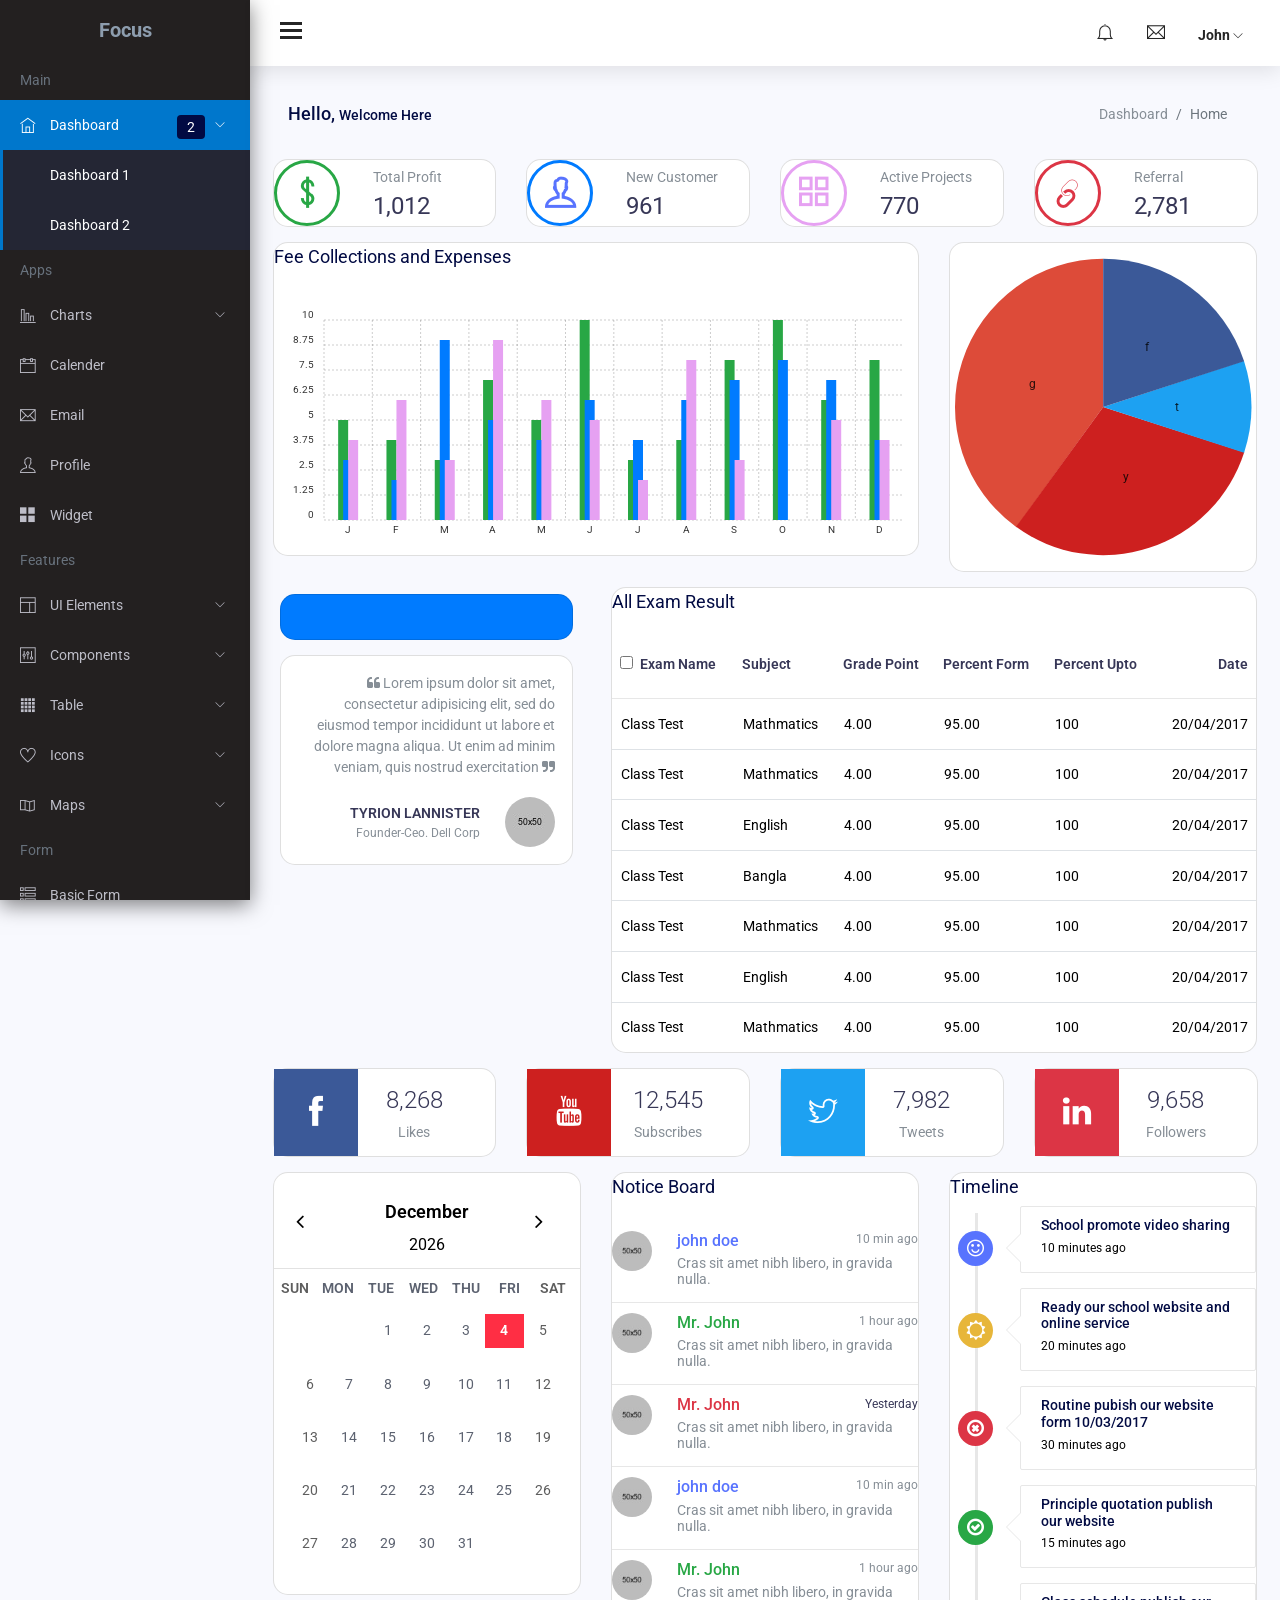
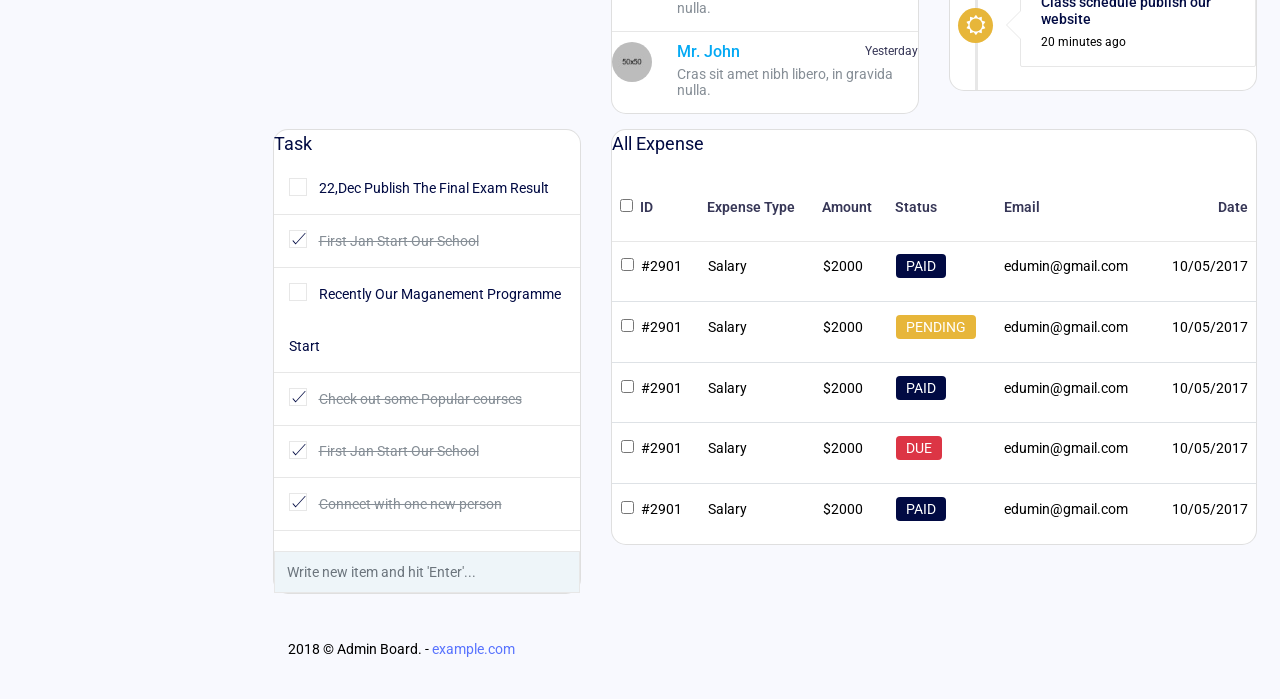
<file: Views/dashboard/index.html>
<!DOCTYPE html>
<html lang="en">

<head>
    <meta charset="utf-8">
    <meta http-equiv="X-UA-Compatible" content="IE=edge">
    <meta name="viewport" content="width=device-width, initial-scale=1">
    <title>Focus Admin: Creative Admin Dashboard</title>
    <!-- ================= Favicon ================== -->
    <!-- Standard -->
    <link rel="shortcut icon" href="http://placehold.it/64.png/000/fff">
    <!-- Retina iPad Touch Icon-->
    <link rel="apple-touch-icon" sizes="144x144" href="http://placehold.it/144.png/000/fff">
    <!-- Retina iPhone Touch Icon-->
    <link rel="apple-touch-icon" sizes="114x114" href="http://placehold.it/114.png/000/fff">
    <!-- Standard iPad Touch Icon-->
    <link rel="apple-touch-icon" sizes="72x72" href="http://placehold.it/72.png/000/fff">
    <!-- Standard iPhone Touch Icon-->
    <link rel="apple-touch-icon" sizes="57x57" href="http://placehold.it/57.png/000/fff">
    <!-- Styles -->
    <link href="css/lib/calendar2/pignose.calendar.min.css" rel="stylesheet">
    <link href="css/lib/chartist/chartist.min.css" rel="stylesheet">
    <link href="css/lib/font-awesome.min.css" rel="stylesheet">
    <link href="css/lib/themify-icons.css" rel="stylesheet">
    <link href="css/lib/owl.carousel.min.css" rel="stylesheet" />
    <link href="css/lib/owl.theme.default.min.css" rel="stylesheet" />
    <link href="css/lib/weather-icons.css" rel="stylesheet" />
    <link href="css/lib/menubar/sidebar.css" rel="stylesheet">
    <link href="css/lib/bootstrap.min.css" rel="stylesheet">
    <link href="css/lib/helper.css" rel="stylesheet">
    <link href="css/style.css" rel="stylesheet">
</head>

<body>

    <div class="sidebar sidebar-hide-to-small sidebar-shrink sidebar-gestures">
        <div class="nano">
            <div class="nano-content">
                <ul>
                    <div class="logo"><a href="index.html"><!-- <img src="images/logo.png" alt="" /> --><span>Focus</span></a></div>
                    <li class="label">Main</li>
                    <li><a class="sidebar-sub-toggle"><i class="ti-home"></i> Dashboard <span
                                class="badge badge-primary">2</span> <span
                                class="sidebar-collapse-icon ti-angle-down"></span></a>
                        <ul>
                            <li><a href="index.html">Dashboard 1</a></li>
                            <li><a href="index.html">Dashboard 2</a></li>
                        </ul>
                    </li>

                    <li class="label">Apps</li>
                    <li><a class="sidebar-sub-toggle"><i class="ti-bar-chart-alt"></i> Charts <span
                                class="sidebar-collapse-icon ti-angle-down"></span></a>
                        <ul>
                            <li><a href="chart-flot.html">Flot</a></li>
                            <li><a href="chart-morris.html">Morris</a></li>
                            <li><a href="chartjs.html">Chartjs</a></li>
                            <li><a href="chartist.html">Chartist</a></li>
                            <li><a href="chart-peity.html">Peity</a></li>
                            <li><a href="chart-sparkline.html">Sparkle</a></li>
                            <li><a href="chart-knob.html">Knob</a></li>
                        </ul>
                    </li>
                    <li><a href="app-event-calender.html"><i class="ti-calendar"></i> Calender </a></li>
                    <li><a href="app-email.html"><i class="ti-email"></i> Email</a></li>
                    <li><a href="app-profile.html"><i class="ti-user"></i> Profile</a></li>
                    <li><a href="app-widget-card.html"><i class="ti-layout-grid2-alt"></i> Widget</a></li>
                    <li class="label">Features</li>
                    <li><a class="sidebar-sub-toggle"><i class="ti-layout"></i> UI Elements <span
                                class="sidebar-collapse-icon ti-angle-down"></span></a>
                        <ul>
                            <li><a href="ui-typography.html">Typography</a></li>
                            <li><a href="ui-alerts.html">Alerts</a></li>

                            <li><a href="ui-button.html">Button</a></li>
                            <li><a href="ui-dropdown.html">Dropdown</a></li>

                            <li><a href="ui-list-group.html">List Group</a></li>

                            <li><a href="ui-progressbar.html">Progressbar</a></li>
                            <li><a href="ui-tab.html">Tab</a></li>

                        </ul>
                    </li>
                    <li><a class="sidebar-sub-toggle"><i class="ti-panel"></i> Components <span
                                class="sidebar-collapse-icon ti-angle-down"></span></a>
                        <ul>
                            <li><a href="uc-calendar.html">Calendar</a></li>
                            <li><a href="uc-carousel.html">Carousel</a></li>
                            <li><a href="uc-weather.html">Weather</a></li>
                            <li><a href="uc-datamap.html">Datamap</a></li>
                            <li><a href="uc-todo-list.html">To do</a></li>
                            <li><a href="uc-scrollable.html">Scrollable</a></li>
                            <li><a href="uc-sweetalert.html">Sweet Alert</a></li>
                            <li><a href="uc-toastr.html">Toastr</a></li>
                            <li><a href="uc-range-slider-basic.html">Basic Range Slider</a></li>
                            <li><a href="uc-range-slider-advance.html">Advance Range Slider</a></li>
                            <li><a href="uc-nestable.html">Nestable</a></li>

                            <li><a href="uc-rating-bar-rating.html">Bar Rating</a></li>
                            <li><a href="uc-rating-jRate.html">jRate</a></li>
                        </ul>
                    </li>
                    <li><a class="sidebar-sub-toggle"><i class="ti-layout-grid4-alt"></i> Table <span
                                class="sidebar-collapse-icon ti-angle-down"></span></a>
                        <ul>
                            <li><a href="table-basic.html">Basic</a></li>

                            <li><a href="table-export.html">Datatable Export</a></li>
                            <li><a href="table-row-select.html">Datatable Row Select</a></li>
                            <li><a href="table-jsgrid.html">Editable </a></li>
                        </ul>
                    </li>
                    <li><a class="sidebar-sub-toggle"><i class="ti-heart"></i> Icons <span
                                class="sidebar-collapse-icon ti-angle-down"></span></a>
                        <ul>
                            <li><a href="font-themify.html">Themify</a></li>
                        </ul>
                    </li>
                    <li><a class="sidebar-sub-toggle"><i class="ti-map"></i> Maps <span
                                class="sidebar-collapse-icon ti-angle-down"></span></a>
                        <ul>
                            <li><a href="gmaps.html">Basic</a></li>
                            <li><a href="vector-map.html">Vector Map</a></li>
                        </ul>
                    </li>
                    <li class="label">Form</li>
                    <li><a href="form-basic.html"><i class="ti-view-list-alt"></i> Basic Form </a></li>
                    <li class="label">Extra</li>
                    <li><a class="sidebar-sub-toggle"><i class="ti-files"></i> Invoice <span
                                class="sidebar-collapse-icon ti-angle-down"></span></a>
                        <ul>
                            <li><a href="invoice.html">Basic</a></li>
                            <li><a href="invoice-editable.html">Editable</a></li>
                        </ul>
                    </li>
                    <li><a class="sidebar-sub-toggle"><i class="ti-target"></i> Pages <span
                                class="sidebar-collapse-icon ti-angle-down"></span></a>
                        <ul>
                            <li><a href="page-login.html">Login</a></li>
                            <li><a href="page-register.html">Register</a></li>
                            <li><a href="page-reset-password.html">Forgot password</a></li>
                        </ul>
                    </li>
                    <li><a href="../documentation/index.html"><i class="ti-file"></i> Documentation</a></li>
                    <li><a><i class="ti-close"></i> Logout</a></li>
                </ul>
            </div>
        </div>
    </div>
    <!-- /# sidebar -->

    <div class="header">
        <div class="container-fluid">
            <div class="row">
                <div class="col-lg-12">
                    <div class="float-left">
                        <div class="hamburger sidebar-toggle">
                            <span class="line"></span>
                            <span class="line"></span>
                            <span class="line"></span>
                        </div>
                    </div>
                    <div class="float-right">
                        <div class="dropdown dib">
                            <div class="header-icon" data-toggle="dropdown">
                                <i class="ti-bell"></i>
                                <div class="drop-down dropdown-menu dropdown-menu-right">
                                    <div class="dropdown-content-heading">
                                        <span class="text-left">Recent Notifications</span>
                                    </div>
                                    <div class="dropdown-content-body">
                                        <ul>
                                            <li>
                                                <a href="#">
                                                    <img class="pull-left m-r-10 avatar-img"
                                                        src="images/avatar/3.jpg" alt="" />
                                                    <div class="notification-content">
                                                        <small class="notification-timestamp pull-right">02:34
                                                            PM</small>
                                                        <div class="notification-heading">Mr. John</div>
                                                        <div class="notification-text">5 members joined today </div>
                                                    </div>
                                                </a>
                                            </li>
                                            <li>
                                                <a href="#">
                                                    <img class="pull-left m-r-10 avatar-img"
                                                        src="images/avatar/3.jpg" alt="" />
                                                    <div class="notification-content">
                                                        <small class="notification-timestamp pull-right">02:34
                                                            PM</small>
                                                        <div class="notification-heading">Mariam</div>
                                                        <div class="notification-text">likes a photo of you</div>
                                                    </div>
                                                </a>
                                            </li>
                                            <li>
                                                <a href="#">
                                                    <img class="pull-left m-r-10 avatar-img"
                                                        src="images/avatar/3.jpg" alt="" />
                                                    <div class="notification-content">
                                                        <small class="notification-timestamp pull-right">02:34
                                                            PM</small>
                                                        <div class="notification-heading">Tasnim</div>
                                                        <div class="notification-text">Hi Teddy, Just wanted to let you
                                                            ...</div>
                                                    </div>
                                                </a>
                                            </li>
                                            <li>
                                                <a href="#">
                                                    <img class="pull-left m-r-10 avatar-img"
                                                        src="images/avatar/3.jpg" alt="" />
                                                    <div class="notification-content">
                                                        <small class="notification-timestamp pull-right">02:34
                                                            PM</small>
                                                        <div class="notification-heading">Mr. John</div>
                                                        <div class="notification-text">Hi Teddy, Just wanted to let you
                                                            ...</div>
                                                    </div>
                                                </a>
                                            </li>
                                            <li class="text-center">
                                                <a href="#" class="more-link">See All</a>
                                            </li>
                                        </ul>
                                    </div>
                                </div>
                            </div>
                        </div>
                        <div class="dropdown dib">
                            <div class="header-icon" data-toggle="dropdown">
                                <i class="ti-email"></i>
                                <div class="drop-down dropdown-menu dropdown-menu-right">
                                    <div class="dropdown-content-heading">
                                        <span class="text-left">2 New Messages</span>
                                        <a href="email.html">
                                            <i class="ti-pencil-alt pull-right"></i>
                                        </a>
                                    </div>
                                    <div class="dropdown-content-body">
                                        <ul>
                                            <li class="notification-unread">
                                                <a href="#">
                                                    <img class="pull-left m-r-10 avatar-img"
                                                        src="images/avatar/1.jpg" alt="" />
                                                    <div class="notification-content">
                                                        <small class="notification-timestamp pull-right">02:34
                                                            PM</small>
                                                        <div class="notification-heading">Michael Qin</div>
                                                        <div class="notification-text">Hi Teddy, Just wanted to let you
                                                            ...</div>
                                                    </div>
                                                </a>
                                            </li>
                                            <li class="notification-unread">
                                                <a href="#">
                                                    <img class="pull-left m-r-10 avatar-img"
                                                        src="images/avatar/2.jpg" alt="" />
                                                    <div class="notification-content">
                                                        <small class="notification-timestamp pull-right">02:34
                                                            PM</small>
                                                        <div class="notification-heading">Mr. John</div>
                                                        <div class="notification-text">Hi Teddy, Just wanted to let you
                                                            ...</div>
                                                    </div>
                                                </a>
                                            </li>
                                            <li>
                                                <a href="#">
                                                    <img class="pull-left m-r-10 avatar-img"
                                                        src="images/avatar/3.jpg" alt="" />
                                                    <div class="notification-content">
                                                        <small class="notification-timestamp pull-right">02:34
                                                            PM</small>
                                                        <div class="notification-heading">Michael Qin</div>
                                                        <div class="notification-text">Hi Teddy, Just wanted to let you
                                                            ...</div>
                                                    </div>
                                                </a>
                                            </li>
                                            <li>
                                                <a href="#">
                                                    <img class="pull-left m-r-10 avatar-img"
                                                        src="images/avatar/2.jpg" alt="" />
                                                    <div class="notification-content">
                                                        <small class="notification-timestamp pull-right">02:34
                                                            PM</small>
                                                        <div class="notification-heading">Mr. John</div>
                                                        <div class="notification-text">Hi Teddy, Just wanted to let you
                                                            ...</div>
                                                    </div>
                                                </a>
                                            </li>
                                            <li class="text-center">
                                                <a href="#" class="more-link">See All</a>
                                            </li>
                                        </ul>
                                    </div>
                                </div>
                            </div>
                        </div>
                        <div class="dropdown dib">
                            <div class="header-icon" data-toggle="dropdown">
                                <span class="user-avatar">John
                                    <i class="ti-angle-down f-s-10"></i>
                                </span>
                                <div class="drop-down dropdown-profile dropdown-menu dropdown-menu-right">
                                    <div class="dropdown-content-heading">
                                        <span class="text-left">Upgrade Now</span>
                                        <p class="trial-day">30 Days Trail</p>
                                    </div>
                                    <div class="dropdown-content-body">
                                        <ul>
                                            <li>
                                                <a href="#">
                                                    <i class="ti-user"></i>
                                                    <span>Profile</span>
                                                </a>
                                            </li>

                                            <li>
                                                <a href="#">
                                                    <i class="ti-email"></i>
                                                    <span>Inbox</span>
                                                </a>
                                            </li>
                                            <li>
                                                <a href="#">
                                                    <i class="ti-settings"></i>
                                                    <span>Setting</span>
                                                </a>
                                            </li>

                                            <li>
                                                <a href="#">
                                                    <i class="ti-lock"></i>
                                                    <span>Lock Screen</span>
                                                </a>
                                            </li>
                                            <li>
                                                <a href="#">
                                                    <i class="ti-power-off"></i>
                                                    <span>Logout</span>
                                                </a>
                                            </li>
                                        </ul>
                                    </div>
                                </div>
                            </div>
                        </div>
                    </div>
                </div>
            </div>
        </div>
    </div>


    <div class="content-wrap">
        <div class="main">
            <div class="container-fluid">
                <div class="row">
                    <div class="col-lg-8 p-r-0 title-margin-right">
                        <div class="page-header">
                            <div class="page-title">
                                <h1>Hello, <span>Welcome Here</span></h1>
                            </div>
                        </div>
                    </div>
                    <!-- /# column -->
                    <div class="col-lg-4 p-l-0 title-margin-left">
                        <div class="page-header">
                            <div class="page-title">
                                <ol class="breadcrumb">
                                    <li class="breadcrumb-item"><a href="#">Dashboard</a></li>
                                    <li class="breadcrumb-item active">Home</li>
                                </ol>
                            </div>
                        </div>
                    </div>
                    <!-- /# column -->
                </div>
                <!-- /# row -->
                <section id="main-content">
                    <div class="row">
                        <div class="col-lg-3">
                            <div class="card">
                                <div class="stat-widget-one">
                                    <div class="stat-icon dib"><i class="ti-money color-success border-success"></i>
                                    </div>
                                    <div class="stat-content dib">
                                        <div class="stat-text">Total Profit</div>
                                        <div class="stat-digit">1,012</div>
                                    </div>
                                </div>
                            </div>
                        </div>
                        <div class="col-lg-3">
                            <div class="card">
                                <div class="stat-widget-one">
                                    <div class="stat-icon dib"><i class="ti-user color-primary border-primary"></i>
                                    </div>
                                    <div class="stat-content dib">
                                        <div class="stat-text">New Customer</div>
                                        <div class="stat-digit">961</div>
                                    </div>
                                </div>
                            </div>
                        </div>
                        <div class="col-lg-3">
                            <div class="card">
                                <div class="stat-widget-one">
                                    <div class="stat-icon dib"><i class="ti-layout-grid2 color-pink border-pink"></i>
                                    </div>
                                    <div class="stat-content dib">
                                        <div class="stat-text">Active Projects</div>
                                        <div class="stat-digit">770</div>
                                    </div>
                                </div>
                            </div>
                        </div>
                        <div class="col-lg-3">
                            <div class="card">
                                <div class="stat-widget-one">
                                    <div class="stat-icon dib"><i class="ti-link color-danger border-danger"></i></div>
                                    <div class="stat-content dib">
                                        <div class="stat-text">Referral</div>
                                        <div class="stat-digit">2,781</div>
                                    </div>
                                </div>
                            </div>
                        </div>
                    </div>
                    <div class="row">
                        <div class="col-lg-8">
                            <div class="card">
                                <div class="card-title">
                                    <h4>Fee Collections and Expenses</h4>

                                </div>
                                <div class="card-body">
                                    <div class="ct-bar-chart m-t-30"></div>
                                </div>
                            </div>
                        </div>

                        <div class="col-lg-4">
                            <div class="card">

                                <div class="card-body">
                                    <div class="ct-pie-chart"></div>
                                </div>
                            </div>
                        </div>
                    </div>
                    <div class="row">
                        <div class="col-lg-4">
                            <div class="row">
                                <div class="col-lg-12">
                                    <div class="card bg-primary">
                                        <div class="weather-widget">
                                            <div id="weather-one" class="weather-one p-22"></div>
                                        </div>
                                    </div>
                                </div>
                                <div class="col-lg-12">
                                    <div class="card">
                                        <div class="testimonial-widget-one p-17">
                                            <div class="testimonial-widget-one owl-carousel owl-theme">
                                                <div class="item">
                                                    <div class="testimonial-content">
                                                        <div class="testimonial-text">
                                                            <i class="fa fa-quote-left"></i> Lorem ipsum dolor sit amet,
                                                            consectetur adipisicing elit, sed do eiusmod tempor
                                                            incididunt ut labore et dolore magna aliqua. Ut enim ad
                                                            minim veniam, quis
                                                            nostrud exercitation <i class="fa fa-quote-right"></i>
                                                        </div>
                                                        <img class="testimonial-author-img"
                                                            src="images/avatar/1.jpg" alt="" />
                                                        <div class="testimonial-author">TYRION LANNISTER</div>
                                                        <div class="testimonial-author-position">Founder-Ceo. Dell Corp
                                                        </div>
                                                    </div>
                                                </div>
                                                <div class="item">
                                                    <div class="testimonial-content">
                                                        <div class="testimonial-text">
                                                            <i class="fa fa-quote-left"></i> Lorem ipsum dolor sit amet,
                                                            consectetur adipisicing elit, sed do eiusmod tempor
                                                            incididunt ut labore et dolore magna aliqua. Ut enim ad
                                                            minim veniam, quis
                                                            nostrud exercitation <i class="fa fa-quote-right"></i>
                                                        </div>
                                                        <img class="testimonial-author-img"
                                                            src="images/avatar/1.jpg" alt="" />
                                                        <div class="testimonial-author">TYRION LANNISTER</div>
                                                        <div class="testimonial-author-position">Founder-Ceo. Dell Corp
                                                        </div>
                                                    </div>
                                                </div>
                                                <div class="item">
                                                    <div class="testimonial-content">
                                                        <div class="testimonial-text">
                                                            <i class="fa fa-quote-left"></i> Lorem ipsum dolor sit amet,
                                                            consectetur adipisicing elit, sed do eiusmod tempor
                                                            incididunt ut labore et dolore magna aliqua. Ut enim ad
                                                            minim veniam, quis
                                                            nostrud exercitation <i class="fa fa-quote-right"></i>
                                                        </div>
                                                        <img class="testimonial-author-img"
                                                            src="images/avatar/1.jpg" alt="" />
                                                        <div class="testimonial-author">TYRION LANNISTER</div>
                                                        <div class="testimonial-author-position">Founder-Ceo. Dell Corp
                                                        </div>
                                                    </div>
                                                </div>
                                                <div class="item">
                                                    <div class="testimonial-content">
                                                        <div class="testimonial-text">
                                                            <i class="fa fa-quote-left"></i> Lorem ipsum dolor sit amet,
                                                            consectetur adipisicing elit, sed do eiusmod tempor
                                                            incididunt ut labore et dolore magna aliqua. Ut enim ad
                                                            minim veniam, quis
                                                            nostrud exercitation <i class="fa fa-quote-right"></i>
                                                        </div>
                                                        <img class="testimonial-author-img"
                                                            src="images/avatar/1.jpg" alt="" />
                                                        <div class="testimonial-author">TYRION LANNISTER</div>
                                                        <div class="testimonial-author-position">Founder-Ceo. Dell Corp
                                                        </div>
                                                    </div>
                                                </div>
                                                <div class="item">
                                                    <div class="testimonial-content">
                                                        <div class="testimonial-text">
                                                            <i class="fa fa-quote-left"></i> Lorem ipsum dolor sit amet,
                                                            consectetur adipisicing elit, sed do eiusmod tempor
                                                            incididunt ut labore et dolore magna aliqua. Ut enim ad
                                                            minim veniam, quis
                                                            nostrud exercitation <i class="fa fa-quote-right"></i>
                                                        </div>
                                                        <img class="testimonial-author-img"
                                                            src="images/avatar/1.jpg" alt="" />
                                                        <div class="testimonial-author">TYRION LANNISTER</div>
                                                        <div class="testimonial-author-position">Founder-Ceo. Dell Corp
                                                        </div>
                                                    </div>
                                                </div>
                                                <div class="item">
                                                    <div class="testimonial-content">
                                                        <div class="testimonial-text">
                                                            <i class="fa fa-quote-left"></i> Lorem ipsum dolor sit amet,
                                                            consectetur adipisicing elit, sed do eiusmod tempor
                                                            incididunt ut labore et dolore magna aliqua. Ut enim ad
                                                            minim veniam, quis
                                                            nostrud exercitation <i class="fa fa-quote-right"></i>
                                                        </div>
                                                        <img class="testimonial-author-img"
                                                            src="images/avatar/1.jpg" alt="" />
                                                        <div class="testimonial-author">TYRION LANNISTER</div>
                                                        <div class="testimonial-author-position">Founder-Ceo. Dell Corp
                                                        </div>
                                                    </div>
                                                </div>
                                            </div>
                                        </div>
                                    </div>

                                </div>
                            </div>
                        </div>
                        <!-- /# column -->
                        <div class="col-lg-8">
                            <div class="card">
                                <div class="card-title pr">
                                    <h4>All Exam Result</h4>

                                </div>
                                <div class="card-body">
                                    <div class="table-responsive">
                                        <table class="table student-data-table m-t-20">
                                            <thead>
                                                <tr>
                                                    <th><label><input type="checkbox" value=""></label>Exam Name</th>
                                                    <th>Subject</th>
                                                    <th>Grade Point</th>
                                                    <th>Percent Form</th>
                                                    <th>Percent Upto</th>
                                                    <th>Date</th>
                                                </tr>
                                            </thead>
                                            <tbody>
                                                <tr>
                                                    <td>Class Test</td>
                                                    <td>Mathmatics</td>
                                                    <td>
                                                        4.00
                                                    </td>
                                                    <td>
                                                        95.00
                                                    </td>
                                                    <td>
                                                        100
                                                    </td>
                                                    <td>20/04/2017</td>
                                                </tr>
                                                <tr>
                                                    <td>Class Test</td>
                                                    <td>Mathmatics</td>
                                                    <td>
                                                        4.00
                                                    </td>
                                                    <td>
                                                        95.00
                                                    </td>
                                                    <td>
                                                        100
                                                    </td>
                                                    <td>20/04/2017</td>
                                                </tr>
                                                <tr>
                                                    <td>Class Test</td>
                                                    <td>English</td>
                                                    <td>
                                                        4.00
                                                    </td>
                                                    <td>
                                                        95.00
                                                    </td>
                                                    <td>
                                                        100
                                                    </td>
                                                    <td>20/04/2017</td>
                                                </tr>
                                                <tr>
                                                    <td>Class Test</td>
                                                    <td>Bangla</td>
                                                    <td>
                                                        4.00
                                                    </td>
                                                    <td>
                                                        95.00
                                                    </td>
                                                    <td>
                                                        100
                                                    </td>
                                                    <td>20/04/2017</td>
                                                </tr>
                                                <tr>
                                                    <td>Class Test</td>
                                                    <td>Mathmatics</td>
                                                    <td>
                                                        4.00
                                                    </td>
                                                    <td>
                                                        95.00
                                                    </td>
                                                    <td>
                                                        100
                                                    </td>
                                                    <td>20/04/2017</td>
                                                </tr>
                                                <tr>
                                                    <td>Class Test</td>
                                                    <td>English</td>
                                                    <td>
                                                        4.00
                                                    </td>
                                                    <td>
                                                        95.00
                                                    </td>
                                                    <td>
                                                        100
                                                    </td>
                                                    <td>20/04/2017</td>
                                                </tr>
                                                <tr>
                                                    <td>Class Test</td>
                                                    <td>Mathmatics</td>
                                                    <td>
                                                        4.00
                                                    </td>
                                                    <td>
                                                        95.00
                                                    </td>
                                                    <td>
                                                        100
                                                    </td>
                                                    <td>20/04/2017</td>
                                                </tr>
                                            </tbody>
                                        </table>
                                    </div>
                                </div>
                            </div>
                        </div>
                        <!-- /# column -->
                    </div>
                    <!-- /# row -->
                    <div class="row">
                        <div class="col-lg-3">
                            <div class="card p-0">
                                <div class="stat-widget-three home-widget-three">
                                    <div class="stat-icon bg-facebook">
                                        <i class="ti-facebook"></i>
                                    </div>
                                    <div class="stat-content">
                                        <div class="stat-digit">8,268</div>
                                        <div class="stat-text">Likes</div>
                                    </div>
                                </div>
                            </div>
                        </div>
                        <div class="col-lg-3">
                            <div class="card p-0">
                                <div class="stat-widget-three home-widget-three">
                                    <div class="stat-icon bg-youtube">
                                        <i class="ti-youtube"></i>
                                    </div>
                                    <div class="stat-content">
                                        <div class="stat-digit">12,545</div>
                                        <div class="stat-text">Subscribes</div>
                                    </div>
                                </div>
                            </div>
                        </div>
                        <div class="col-lg-3">
                            <div class="card p-0">
                                <div class="stat-widget-three home-widget-three">
                                    <div class="stat-icon bg-twitter">
                                        <i class="ti-twitter"></i>
                                    </div>
                                    <div class="stat-content">
                                        <div class="stat-digit">7,982</div>
                                        <div class="stat-text">Tweets</div>
                                    </div>
                                </div>
                            </div>
                        </div>
                        <div class="col-lg-3">
                            <div class="card p-0">
                                <div class="stat-widget-three home-widget-three">
                                    <div class="stat-icon bg-danger">
                                        <i class="ti-linkedin"></i>
                                    </div>
                                    <div class="stat-content">
                                        <div class="stat-digit">9,658</div>
                                        <div class="stat-text">Followers</div>
                                    </div>
                                </div>
                            </div>
                        </div>
                    </div>
                    <div class="row">
                        <div class="col-lg-4">
                            <div class="card">
                                <div class="card-body">
                                    <div class="year-calendar"></div>
                                </div>
                            </div>
                            <!-- /# card -->
                        </div>
                        <!-- /# column -->
                        <div class="col-lg-4">
                            <div class="card">
                                <div class="card-title">
                                    <h4>Notice Board </h4>

                                </div>
                                <div class="recent-comment m-t-15">
                                    <div class="media">
                                        <div class="media-left">
                                            <a href="#"><img class="media-object" src="images/avatar/1.jpg"
                                                    alt="..."></a>
                                        </div>
                                        <div class="media-body">
                                            <h4 class="media-heading color-primary">john doe</h4>
                                            <p>Cras sit amet nibh libero, in gravida nulla.</p>
                                            <p class="comment-date">10 min ago</p>
                                        </div>
                                    </div>
                                    <div class="media">
                                        <div class="media-left">
                                            <a href="#"><img class="media-object" src="images/avatar/2.jpg"
                                                    alt="..."></a>
                                        </div>
                                        <div class="media-body">
                                            <h4 class="media-heading color-success">Mr. John</h4>
                                            <p>Cras sit amet nibh libero, in gravida nulla.</p>
                                            <p class="comment-date">1 hour ago</p>
                                        </div>
                                    </div>
                                    <div class="media">
                                        <div class="media-left">
                                            <a href="#"><img class="media-object" src="images/avatar/3.jpg"
                                                    alt="..."></a>
                                        </div>
                                        <div class="media-body">
                                            <h4 class="media-heading color-danger">Mr. John</h4>
                                            <p>Cras sit amet nibh libero, in gravida nulla.</p>
                                            <div class="comment-date">Yesterday</div>
                                        </div>
                                    </div>
                                    <div class="media">
                                        <div class="media-left">
                                            <a href="#"><img class="media-object" src="images/avatar/1.jpg"
                                                    alt="..."></a>
                                        </div>
                                        <div class="media-body">
                                            <h4 class="media-heading color-primary">john doe</h4>
                                            <p>Cras sit amet nibh libero, in gravida nulla.</p>
                                            <p class="comment-date">10 min ago</p>
                                        </div>
                                    </div>
                                    <div class="media">
                                        <div class="media-left">
                                            <a href="#"><img class="media-object" src="images/avatar/2.jpg"
                                                    alt="..."></a>
                                        </div>
                                        <div class="media-body">
                                            <h4 class="media-heading color-success">Mr. John</h4>
                                            <p>Cras sit amet nibh libero, in gravida nulla.</p>
                                            <p class="comment-date">1 hour ago</p>
                                        </div>
                                    </div>
                                    <div class="media no-border">
                                        <div class="media-left">
                                            <a href="#"><img class="media-object" src="images/avatar/3.jpg"
                                                    alt="..."></a>
                                        </div>
                                        <div class="media-body">
                                            <h4 class="media-heading color-info">Mr. John</h4>
                                            <p>Cras sit amet nibh libero, in gravida nulla.</p>
                                            <div class="comment-date">Yesterday</div>
                                        </div>
                                    </div>
                                </div>
                            </div>
                            <!-- /# card -->
                        </div>
                        <!-- /# column -->
                        <div class="col-lg-4">
                            <div class="card">
                                <div class="card-title">
                                    <h4>Timeline</h4>

                                </div>
                                <div class="card-body">
                                    <ul class="timeline">
                                        <li>
                                            <div class="timeline-badge primary"><i class="fa fa-smile-o"></i></div>
                                            <div class="timeline-panel">
                                                <div class="timeline-heading">
                                                    <h5 class="timeline-title">School promote video sharing</h5>
                                                </div>
                                                <div class="timeline-body">
                                                    <p>10 minutes ago</p>
                                                </div>
                                            </div>
                                        </li>
                                        <li>
                                            <div class="timeline-badge warning"><i class="fa fa-sun-o"></i></div>
                                            <div class="timeline-panel">
                                                <div class="timeline-heading">
                                                    <h5 class="timeline-title">Ready our school website and online
                                                        service</h5>
                                                </div>
                                                <div class="timeline-body">
                                                    <p>20 minutes ago</p>
                                                </div>
                                            </div>
                                        </li>
                                        <li>
                                            <div class="timeline-badge danger"><i class="fa fa-times-circle-o"></i>
                                            </div>
                                            <div class="timeline-panel">
                                                <div class="timeline-heading">
                                                    <h5 class="timeline-title">Routine pubish our website form
                                                        10/03/2017 </h5>
                                                </div>
                                                <div class="timeline-body">
                                                    <p>30 minutes ago</p>
                                                </div>
                                            </div>
                                        </li>
                                        <li>
                                            <div class="timeline-badge success"><i class="fa fa-check-circle-o"></i>
                                            </div>
                                            <div class="timeline-panel">
                                                <div class="timeline-heading">
                                                    <h5 class="timeline-title">Principle quotation publish our website
                                                    </h5>
                                                </div>
                                                <div class="timeline-body">
                                                    <p>15 minutes ago</p>
                                                </div>
                                            </div>
                                        </li>
                                        <li>
                                            <div class="timeline-badge warning"><i class="fa fa-sun-o"></i></div>
                                            <div class="timeline-panel">
                                                <div class="timeline-heading">
                                                    <h5 class="timeline-title">Class schedule publish our website</h5>
                                                </div>
                                                <div class="timeline-body">
                                                    <p>20 minutes ago</p>
                                                </div>
                                            </div>
                                        </li>
                                    </ul>
                                </div>
                            </div>
                            <!-- /# card -->
                        </div>
                    </div>
                    <!-- /# row -->

                    <div class="row">
                        <div class="col-lg-4">
                            <div class="card">
                                <div class="card-title">
                                    <h4>Task</h4>

                                </div>
                                <div class="todo-list">
                                    <div class="tdl-holder">
                                        <div class="tdl-content">
                                            <ul>
                                                <li>
                                                    <label>
                                                        <input type="checkbox"><i></i><span>22,Dec Publish The Final
                                                            Exam Result</span>
                                                        <a href='#' class="ti-close"></a>
                                                    </label>
                                                </li>
                                                <li>
                                                    <label>
                                                        <input type="checkbox" checked><i></i><span>First Jan Start Our
                                                            School</span>
                                                        <a href='#' class="ti-close"></a>
                                                    </label>
                                                </li>
                                                <li>
                                                    <label>
                                                        <input type="checkbox"><i></i><span>Recently Our Maganement
                                                            Programme Start</span>
                                                        <a href='#' class="ti-close"></a>
                                                    </label>
                                                </li>
                                                <li>
                                                    <label>
                                                        <input type="checkbox" checked><i></i><span>Check out some
                                                            Popular courses</span>
                                                        <a href='#' class="ti-close"></a>
                                                    </label>
                                                </li>

                                                <li>
                                                    <label>
                                                        <input type="checkbox" checked><i></i><span>First Jan Start Our
                                                            School</span>
                                                        <a href='#' class="ti-close"></a>
                                                    </label>
                                                </li>
                                                <li>
                                                    <label>
                                                        <input type="checkbox" checked><i></i><span>Connect with one new
                                                            person</span>
                                                        <a href='#' class="ti-close"></a>
                                                    </label>
                                                </li>
                                            </ul>
                                        </div>
                                        <input type="text" class="tdl-new form-control"
                                            placeholder="Write new item and hit 'Enter'...">
                                    </div>
                                </div>
                            </div>
                        </div>
                        <div class="col-lg-8">
                            <div class="card">
                                <div class="card-title pr">
                                    <h4>All Expense</h4>

                                </div>
                                <div class="card-body">
                                    <div class="table-responsive">
                                        <table class="table student-data-table m-t-20">
                                            <thead>
                                                <tr>
                                                    <th><label><input type="checkbox" value=""></label>ID</th>
                                                    <th>Expense Type</th>
                                                    <th>Amount</th>
                                                    <th>Status</th>
                                                    <th>Email</th>
                                                    <th>Date</th>
                                                </tr>
                                            </thead>
                                            <tbody>
                                                <tr>
                                                    <td><label><input type="checkbox" value=""></label>#2901</td>
                                                    <td>
                                                        Salary
                                                    </td>
                                                    <td>
                                                        $2000
                                                    </td>
                                                    <td>
                                                        <span class="badge badge-primary">Paid</span>
                                                    </td>
                                                    <td>
                                                        edumin@gmail.com
                                                    </td>
                                                    <td>
                                                        10/05/2017
                                                    </td>
                                                </tr>
                                                <tr>
                                                    <td><label><input type="checkbox" value=""></label>#2901</td>
                                                    <td>
                                                        Salary
                                                    </td>
                                                    <td>
                                                        $2000
                                                    </td>
                                                    <td>
                                                        <span class="badge badge-warning">Pending</span>
                                                    </td>
                                                    <td>
                                                        edumin@gmail.com
                                                    </td>
                                                    <td>
                                                        10/05/2017
                                                    </td>
                                                </tr>
                                                <tr>
                                                    <td><label><input type="checkbox" value=""></label>#2901</td>
                                                    <td>
                                                        Salary
                                                    </td>
                                                    <td>
                                                        $2000
                                                    </td>
                                                    <td>
                                                        <span class="badge badge-primary">Paid</span>
                                                    </td>
                                                    <td>
                                                        edumin@gmail.com
                                                    </td>
                                                    <td>
                                                        10/05/2017
                                                    </td>
                                                </tr>
                                                <tr>
                                                    <td><label><input type="checkbox" value=""></label>#2901</td>
                                                    <td>
                                                        Salary
                                                    </td>
                                                    <td>
                                                        $2000
                                                    </td>
                                                    <td>
                                                        <span class="badge badge-danger">Due</span>
                                                    </td>
                                                    <td>
                                                        edumin@gmail.com
                                                    </td>
                                                    <td>
                                                        10/05/2017
                                                    </td>
                                                </tr>
                                                <tr>
                                                    <td><label><input type="checkbox" value=""></label>#2901</td>
                                                    <td>
                                                        Salary
                                                    </td>
                                                    <td>
                                                        $2000
                                                    </td>
                                                    <td>
                                                        <span class="badge badge-primary">Paid</span>
                                                    </td>
                                                    <td>
                                                        edumin@gmail.com
                                                    </td>
                                                    <td>
                                                        10/05/2017
                                                    </td>
                                                </tr>
                                            </tbody>
                                        </table>
                                    </div>
                                </div>
                            </div>
                        </div>
                        <!-- /# column -->
                    </div>


                    <div class="row">
                        <div class="col-lg-12">
                            <div class="footer">
                                <p>2018 © Admin Board. - <a href="#">example.com</a></p>
                            </div>
                        </div>
                    </div>
                </section>
            </div>
        </div>
    </div>

    <!-- jquery vendor -->
    <script src="js/lib/jquery.min.js"></script>
    <script src="js/lib/jquery.nanoscroller.min.js"></script>
    <!-- nano scroller -->
    <script src="js/lib/menubar/sidebar.js"></script>
    <script src="js/lib/preloader/pace.min.js"></script>
    <!-- sidebar -->

    <script src="js/lib/bootstrap.min.js"></script>
    <script src="js/scripts.js"></script>
    <!-- bootstrap -->

    <script src="js/lib/calendar-2/moment.latest.min.js"></script>
    <script src="js/lib/calendar-2/pignose.calendar.min.js"></script>
    <script src="js/lib/calendar-2/pignose.init.js"></script>


    <script src="js/lib/weather/jquery.simpleWeather.min.js"></script>
    <script src="js/lib/weather/weather-init.js"></script>
    <script src="js/lib/circle-progress/circle-progress.min.js"></script>
    <script src="js/lib/circle-progress/circle-progress-init.js"></script>
    <script src="js/lib/chartist/chartist.min.js"></script>
    <script src="js/lib/sparklinechart/jquery.sparkline.min.js"></script>
    <script src="js/lib/sparklinechart/sparkline.init.js"></script>
    <script src="js/lib/owl-carousel/owl.carousel.min.js"></script>
    <script src="js/lib/owl-carousel/owl.carousel-init.js"></script>
    <!-- scripit init-->
    <script src="js/dashboard2.js"></script>
</body>

</html>
</file>
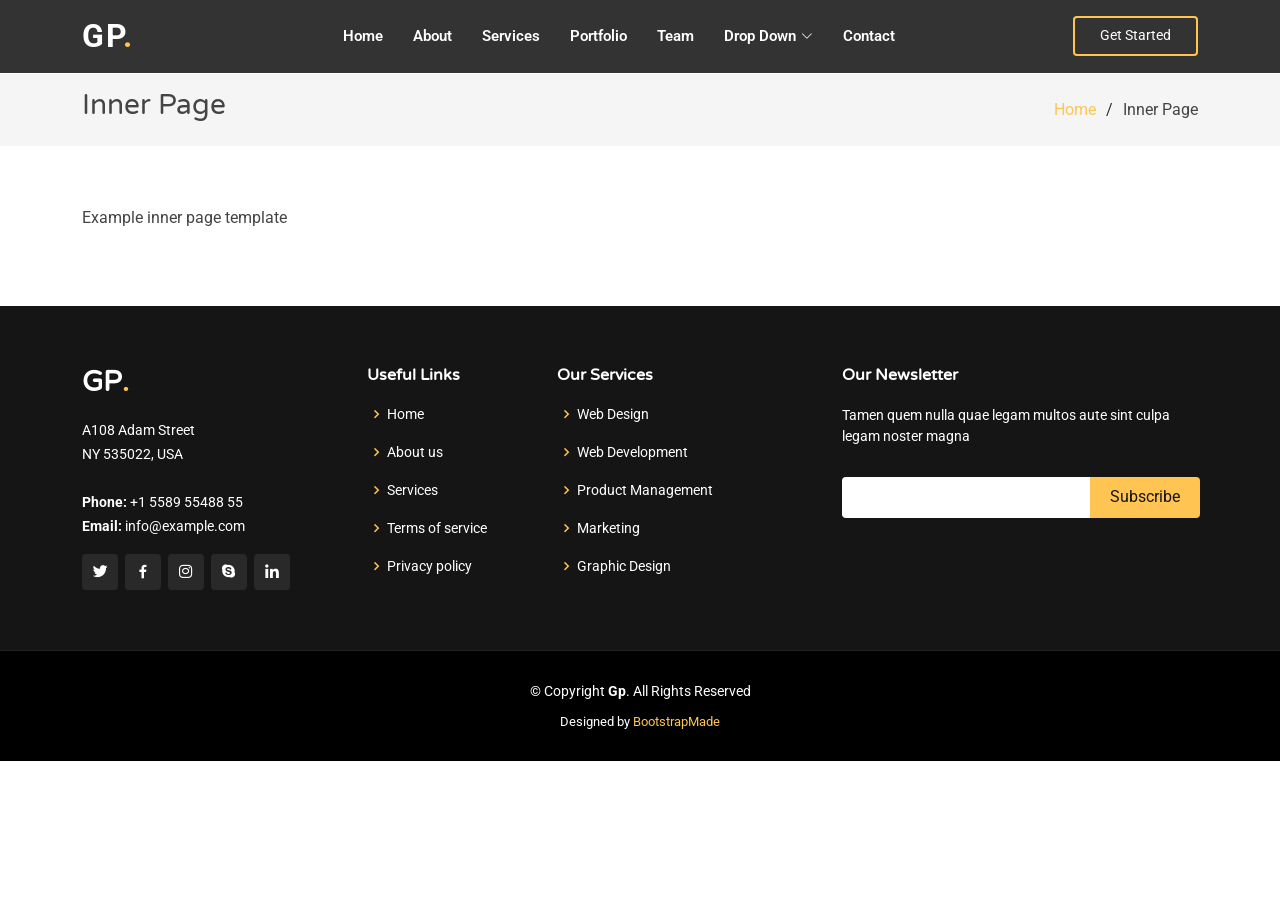
<file: inner-page.html>
<!DOCTYPE html>
<html lang="en">

<head>
  <meta charset="utf-8">
  <meta content="width=device-width, initial-scale=1.0" name="viewport">

  <title>Inner Page - Gp Bootstrap Template</title>
  <meta content="" name="description">
  <meta content="" name="keywords">

  <!-- Favicons -->
  <link href="assets/img/favicon.png" rel="icon">
  <link href="assets/img/apple-touch-icon.png" rel="apple-touch-icon">

  <!-- Google Fonts -->
  <link href="https://fonts.googleapis.com/css?family=Open+Sans:300,300i,400,400i,600,600i,700,700i|Raleway:300,300i,400,400i,500,500i,600,600i,700,700i|Poppins:300,300i,400,400i,500,500i,600,600i,700,700i" rel="stylesheet">

  <!-- Vendor CSS Files -->
  <link href="assets/vendor/aos/aos.css" rel="stylesheet">
  <link href="assets/vendor/bootstrap/css/bootstrap.min.css" rel="stylesheet">
  <link href="assets/vendor/bootstrap-icons/bootstrap-icons.css" rel="stylesheet">
  <link href="assets/vendor/boxicons/css/boxicons.min.css" rel="stylesheet">
  <link href="assets/vendor/glightbox/css/glightbox.min.css" rel="stylesheet">
  <link href="assets/vendor/remixicon/remixicon.css" rel="stylesheet">
  <link href="assets/vendor/swiper/swiper-bundle.min.css" rel="stylesheet">

  <!-- Template Main CSS File -->
  <link href="assets/css/style.css" rel="stylesheet">

  <!-- =======================================================
  * Template Name: Gp
  * Updated: May 30 2023 with Bootstrap v5.3.0
  * Template URL: https://bootstrapmade.com/gp-free-multipurpose-html-bootstrap-template/
  * Author: BootstrapMade.com
  * License: https://bootstrapmade.com/license/
  ======================================================== -->
</head>

<body>

  <!-- ======= Header ======= -->
  <header id="header" class="fixed-top header-inner-pages">
    <div class="container d-flex align-items-center justify-content-lg-between">

      <h1 class="logo me-auto me-lg-0"><a href="index.html">Gp<span>.</span></a></h1>
      <!-- Uncomment below if you prefer to use an image logo -->
      <!-- <a href="index.html" class="logo me-auto me-lg-0"><img src="assets/img/logo.png" alt="" class="img-fluid"></a>-->

      <nav id="navbar" class="navbar order-last order-lg-0">
        <ul>
          <li><a class="nav-link scrollto " href="#hero">Home</a></li>
          <li><a class="nav-link scrollto" href="#about">About</a></li>
          <li><a class="nav-link scrollto" href="#services">Services</a></li>
          <li><a class="nav-link scrollto " href="#portfolio">Portfolio</a></li>
          <li><a class="nav-link scrollto" href="#team">Team</a></li>
          <li class="dropdown"><a href="#"><span>Drop Down</span> <i class="bi bi-chevron-down"></i></a>
            <ul>
              <li><a href="#">Drop Down 1</a></li>
              <li class="dropdown"><a href="#"><span>Deep Drop Down</span> <i class="bi bi-chevron-right"></i></a>
                <ul>
                  <li><a href="#">Deep Drop Down 1</a></li>
                  <li><a href="#">Deep Drop Down 2</a></li>
                  <li><a href="#">Deep Drop Down 3</a></li>
                  <li><a href="#">Deep Drop Down 4</a></li>
                  <li><a href="#">Deep Drop Down 5</a></li>
                </ul>
              </li>
              <li><a href="#">Drop Down 2</a></li>
              <li><a href="#">Drop Down 3</a></li>
              <li><a href="#">Drop Down 4</a></li>
            </ul>
          </li>
          <li><a class="nav-link scrollto" href="#contact">Contact</a></li>
        </ul>
        <i class="bi bi-list mobile-nav-toggle"></i>
      </nav><!-- .navbar -->

      <a href="#about" class="get-started-btn scrollto">Get Started</a>

    </div>
  </header><!-- End Header -->

  <main id="main">

    <!-- ======= Breadcrumbs ======= -->
    <section class="breadcrumbs">
      <div class="container">

        <div class="d-flex justify-content-between align-items-center">
          <h2>Inner Page</h2>
          <ol>
            <li><a href="index.html">Home</a></li>
            <li>Inner Page</li>
          </ol>
        </div>

      </div>
    </section><!-- End Breadcrumbs -->

    <section class="inner-page">
      <div class="container">
        <p>
          Example inner page template
        </p>
      </div>
    </section>

  </main><!-- End #main -->

  <!-- ======= Footer ======= -->
  <footer id="footer">
    <div class="footer-top">
      <div class="container">
        <div class="row">

          <div class="col-lg-3 col-md-6">
            <div class="footer-info">
              <h3>Gp<span>.</span></h3>
              <p>
                A108 Adam Street <br>
                NY 535022, USA<br><br>
                <strong>Phone:</strong> +1 5589 55488 55<br>
                <strong>Email:</strong> info@example.com<br>
              </p>
              <div class="social-links mt-3">
                <a href="#" class="twitter"><i class="bx bxl-twitter"></i></a>
                <a href="#" class="facebook"><i class="bx bxl-facebook"></i></a>
                <a href="#" class="instagram"><i class="bx bxl-instagram"></i></a>
                <a href="#" class="google-plus"><i class="bx bxl-skype"></i></a>
                <a href="#" class="linkedin"><i class="bx bxl-linkedin"></i></a>
              </div>
            </div>
          </div>

          <div class="col-lg-2 col-md-6 footer-links">
            <h4>Useful Links</h4>
            <ul>
              <li><i class="bx bx-chevron-right"></i> <a href="#">Home</a></li>
              <li><i class="bx bx-chevron-right"></i> <a href="#">About us</a></li>
              <li><i class="bx bx-chevron-right"></i> <a href="#">Services</a></li>
              <li><i class="bx bx-chevron-right"></i> <a href="#">Terms of service</a></li>
              <li><i class="bx bx-chevron-right"></i> <a href="#">Privacy policy</a></li>
            </ul>
          </div>

          <div class="col-lg-3 col-md-6 footer-links">
            <h4>Our Services</h4>
            <ul>
              <li><i class="bx bx-chevron-right"></i> <a href="#">Web Design</a></li>
              <li><i class="bx bx-chevron-right"></i> <a href="#">Web Development</a></li>
              <li><i class="bx bx-chevron-right"></i> <a href="#">Product Management</a></li>
              <li><i class="bx bx-chevron-right"></i> <a href="#">Marketing</a></li>
              <li><i class="bx bx-chevron-right"></i> <a href="#">Graphic Design</a></li>
            </ul>
          </div>

          <div class="col-lg-4 col-md-6 footer-newsletter">
            <h4>Our Newsletter</h4>
            <p>Tamen quem nulla quae legam multos aute sint culpa legam noster magna</p>
            <form action="" method="post">
              <input type="email" name="email"><input type="submit" value="Subscribe">
            </form>

          </div>

        </div>
      </div>
    </div>

    <div class="container">
      <div class="copyright">
        &copy; Copyright <strong><span>Gp</span></strong>. All Rights Reserved
      </div>
      <div class="credits">
        <!-- All the links in the footer should remain intact. -->
        <!-- You can delete the links only if you purchased the pro version. -->
        <!-- Licensing information: https://bootstrapmade.com/license/ -->
        <!-- Purchase the pro version with working PHP/AJAX contact form: https://bootstrapmade.com/gp-free-multipurpose-html-bootstrap-template/ -->
        Designed by <a href="https://bootstrapmade.com/">BootstrapMade</a>
      </div>
    </div>
  </footer><!-- End Footer -->

  <div id="preloader"></div>
  <a href="#" class="back-to-top d-flex align-items-center justify-content-center"><i class="bi bi-arrow-up-short"></i></a>

  <!-- Vendor JS Files -->
  <script src="assets/vendor/purecounter/purecounter_vanilla.js"></script>
  <script src="assets/vendor/aos/aos.js"></script>
  <script src="assets/vendor/bootstrap/js/bootstrap.bundle.min.js"></script>
  <script src="assets/vendor/glightbox/js/glightbox.min.js"></script>
  <script src="assets/vendor/isotope-layout/isotope.pkgd.min.js"></script>
  <script src="assets/vendor/swiper/swiper-bundle.min.js"></script>
  <script src="assets/vendor/php-email-form/validate.js"></script>

  <!-- Template Main JS File -->
  <script src="assets/js/main.js"></script>

</body>

</html>
</file>
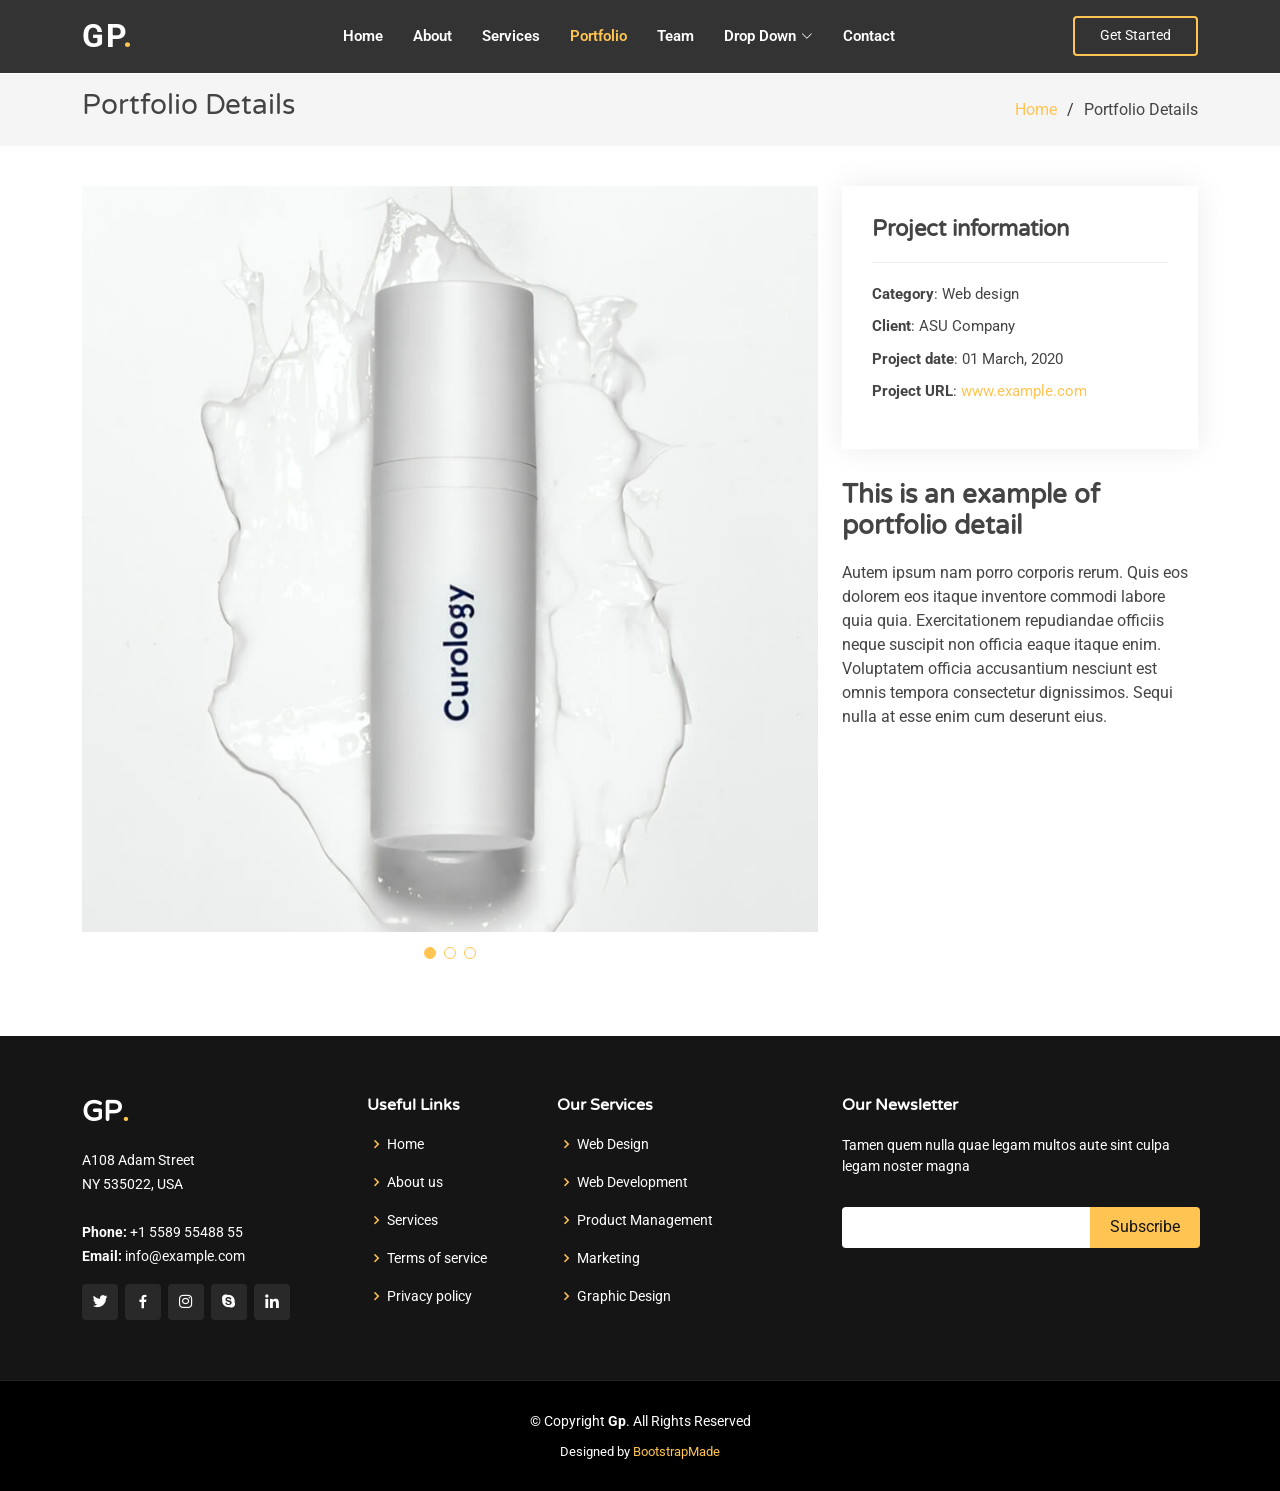
<file: portfolio-details.html>
<!DOCTYPE html>
<html lang="en">

<head>
  <meta charset="utf-8">
  <meta content="width=device-width, initial-scale=1.0" name="viewport">

  <title>Portfolio Details - Gp Bootstrap Template</title>
  <meta content="" name="description">
  <meta content="" name="keywords">

  <!-- Favicons -->
  <link href="assets/img/favicon.png" rel="icon">
  <link href="assets/img/apple-touch-icon.png" rel="apple-touch-icon">

  <!-- Google Fonts -->
  <link href="https://fonts.googleapis.com/css?family=Open+Sans:300,300i,400,400i,600,600i,700,700i|Raleway:300,300i,400,400i,500,500i,600,600i,700,700i|Poppins:300,300i,400,400i,500,500i,600,600i,700,700i" rel="stylesheet">

  <!-- Vendor CSS Files -->
  <link href="assets/vendor/aos/aos.css" rel="stylesheet">
  <link href="assets/vendor/bootstrap/css/bootstrap.min.css" rel="stylesheet">
  <link href="assets/vendor/bootstrap-icons/bootstrap-icons.css" rel="stylesheet">
  <link href="assets/vendor/boxicons/css/boxicons.min.css" rel="stylesheet">
  <link href="assets/vendor/glightbox/css/glightbox.min.css" rel="stylesheet">
  <link href="assets/vendor/remixicon/remixicon.css" rel="stylesheet">
  <link href="assets/vendor/swiper/swiper-bundle.min.css" rel="stylesheet">

  <!-- Template Main CSS File -->
  <link href="assets/css/style.css" rel="stylesheet">

  <!-- =======================================================
  * Template Name: Gp
  * Updated: May 30 2023 with Bootstrap v5.3.0
  * Template URL: https://bootstrapmade.com/gp-free-multipurpose-html-bootstrap-template/
  * Author: BootstrapMade.com
  * License: https://bootstrapmade.com/license/
  ======================================================== -->
</head>

<body>

  <!-- ======= Header ======= -->
  <header id="header" class="fixed-top header-inner-pages">
    <div class="container d-flex align-items-center justify-content-lg-between">

      <h1 class="logo me-auto me-lg-0"><a href="index.html">Gp<span>.</span></a></h1>
      <!-- Uncomment below if you prefer to use an image logo -->
      <!-- <a href="index.html" class="logo me-auto me-lg-0"><img src="assets/img/logo.png" alt="" class="img-fluid"></a>-->

      <nav id="navbar" class="navbar order-last order-lg-0">
        <ul>
          <li><a class="nav-link scrollto " href="#hero">Home</a></li>
          <li><a class="nav-link scrollto" href="#about">About</a></li>
          <li><a class="nav-link scrollto" href="#services">Services</a></li>
          <li><a class="nav-link scrollto active" href="#portfolio">Portfolio</a></li>
          <li><a class="nav-link scrollto" href="#team">Team</a></li>
          <li class="dropdown"><a href="#"><span>Drop Down</span> <i class="bi bi-chevron-down"></i></a>
            <ul>
              <li><a href="#">Drop Down 1</a></li>
              <li class="dropdown"><a href="#"><span>Deep Drop Down</span> <i class="bi bi-chevron-right"></i></a>
                <ul>
                  <li><a href="#">Deep Drop Down 1</a></li>
                  <li><a href="#">Deep Drop Down 2</a></li>
                  <li><a href="#">Deep Drop Down 3</a></li>
                  <li><a href="#">Deep Drop Down 4</a></li>
                  <li><a href="#">Deep Drop Down 5</a></li>
                </ul>
              </li>
              <li><a href="#">Drop Down 2</a></li>
              <li><a href="#">Drop Down 3</a></li>
              <li><a href="#">Drop Down 4</a></li>
            </ul>
          </li>
          <li><a class="nav-link scrollto" href="#contact">Contact</a></li>
        </ul>
        <i class="bi bi-list mobile-nav-toggle"></i>
      </nav><!-- .navbar -->

      <a href="#about" class="get-started-btn scrollto">Get Started</a>

    </div>
  </header><!-- End Header -->

  <main id="main">

    <!-- ======= Breadcrumbs ======= -->
    <section id="breadcrumbs" class="breadcrumbs">
      <div class="container">

        <div class="d-flex justify-content-between align-items-center">
          <h2>Portfolio Details</h2>
          <ol>
            <li><a href="index.html">Home</a></li>
            <li>Portfolio Details</li>
          </ol>
        </div>

      </div>
    </section><!-- End Breadcrumbs -->

    <!-- ======= Portfolio Details Section ======= -->
    <section id="portfolio-details" class="portfolio-details">
      <div class="container">

        <div class="row gy-4">

          <div class="col-lg-8">
            <div class="portfolio-details-slider swiper">
              <div class="swiper-wrapper align-items-center">

                <div class="swiper-slide">
                  <img src="assets/img/portfolio/portfolio-1.jpg" alt="">
                </div>

                <div class="swiper-slide">
                  <img src="assets/img/portfolio/portfolio-2.jpg" alt="">
                </div>

                <div class="swiper-slide">
                  <img src="assets/img/portfolio/portfolio-3.jpg" alt="">
                </div>

              </div>
              <div class="swiper-pagination"></div>
            </div>
          </div>

          <div class="col-lg-4">
            <div class="portfolio-info">
              <h3>Project information</h3>
              <ul>
                <li><strong>Category</strong>: Web design</li>
                <li><strong>Client</strong>: ASU Company</li>
                <li><strong>Project date</strong>: 01 March, 2020</li>
                <li><strong>Project URL</strong>: <a href="#">www.example.com</a></li>
              </ul>
            </div>
            <div class="portfolio-description">
              <h2>This is an example of portfolio detail</h2>
              <p>
                Autem ipsum nam porro corporis rerum. Quis eos dolorem eos itaque inventore commodi labore quia quia. Exercitationem repudiandae officiis neque suscipit non officia eaque itaque enim. Voluptatem officia accusantium nesciunt est omnis tempora consectetur dignissimos. Sequi nulla at esse enim cum deserunt eius.
              </p>
            </div>
          </div>

        </div>

      </div>
    </section><!-- End Portfolio Details Section -->

  </main><!-- End #main -->

  <!-- ======= Footer ======= -->
  <footer id="footer">
    <div class="footer-top">
      <div class="container">
        <div class="row">

          <div class="col-lg-3 col-md-6">
            <div class="footer-info">
              <h3>Gp<span>.</span></h3>
              <p>
                A108 Adam Street <br>
                NY 535022, USA<br><br>
                <strong>Phone:</strong> +1 5589 55488 55<br>
                <strong>Email:</strong> info@example.com<br>
              </p>
              <div class="social-links mt-3">
                <a href="#" class="twitter"><i class="bx bxl-twitter"></i></a>
                <a href="#" class="facebook"><i class="bx bxl-facebook"></i></a>
                <a href="#" class="instagram"><i class="bx bxl-instagram"></i></a>
                <a href="#" class="google-plus"><i class="bx bxl-skype"></i></a>
                <a href="#" class="linkedin"><i class="bx bxl-linkedin"></i></a>
              </div>
            </div>
          </div>

          <div class="col-lg-2 col-md-6 footer-links">
            <h4>Useful Links</h4>
            <ul>
              <li><i class="bx bx-chevron-right"></i> <a href="#">Home</a></li>
              <li><i class="bx bx-chevron-right"></i> <a href="#">About us</a></li>
              <li><i class="bx bx-chevron-right"></i> <a href="#">Services</a></li>
              <li><i class="bx bx-chevron-right"></i> <a href="#">Terms of service</a></li>
              <li><i class="bx bx-chevron-right"></i> <a href="#">Privacy policy</a></li>
            </ul>
          </div>

          <div class="col-lg-3 col-md-6 footer-links">
            <h4>Our Services</h4>
            <ul>
              <li><i class="bx bx-chevron-right"></i> <a href="#">Web Design</a></li>
              <li><i class="bx bx-chevron-right"></i> <a href="#">Web Development</a></li>
              <li><i class="bx bx-chevron-right"></i> <a href="#">Product Management</a></li>
              <li><i class="bx bx-chevron-right"></i> <a href="#">Marketing</a></li>
              <li><i class="bx bx-chevron-right"></i> <a href="#">Graphic Design</a></li>
            </ul>
          </div>

          <div class="col-lg-4 col-md-6 footer-newsletter">
            <h4>Our Newsletter</h4>
            <p>Tamen quem nulla quae legam multos aute sint culpa legam noster magna</p>
            <form action="" method="post">
              <input type="email" name="email"><input type="submit" value="Subscribe">
            </form>

          </div>

        </div>
      </div>
    </div>

    <div class="container">
      <div class="copyright">
        &copy; Copyright <strong><span>Gp</span></strong>. All Rights Reserved
      </div>
      <div class="credits">
        <!-- All the links in the footer should remain intact. -->
        <!-- You can delete the links only if you purchased the pro version. -->
        <!-- Licensing information: https://bootstrapmade.com/license/ -->
        <!-- Purchase the pro version with working PHP/AJAX contact form: https://bootstrapmade.com/gp-free-multipurpose-html-bootstrap-template/ -->
        Designed by <a href="https://bootstrapmade.com/">BootstrapMade</a>
      </div>
    </div>
  </footer><!-- End Footer -->

  <div id="preloader"></div>
  <a href="#" class="back-to-top d-flex align-items-center justify-content-center"><i class="bi bi-arrow-up-short"></i></a>

  <!-- Vendor JS Files -->
  <script src="assets/vendor/purecounter/purecounter_vanilla.js"></script>
  <script src="assets/vendor/aos/aos.js"></script>
  <script src="assets/vendor/bootstrap/js/bootstrap.bundle.min.js"></script>
  <script src="assets/vendor/glightbox/js/glightbox.min.js"></script>
  <script src="assets/vendor/isotope-layout/isotope.pkgd.min.js"></script>
  <script src="assets/vendor/swiper/swiper-bundle.min.js"></script>
  <script src="assets/vendor/php-email-form/validate.js"></script>

  <!-- Template Main JS File -->
  <script src="assets/js/main.js"></script>

</body>

</html>
</file>
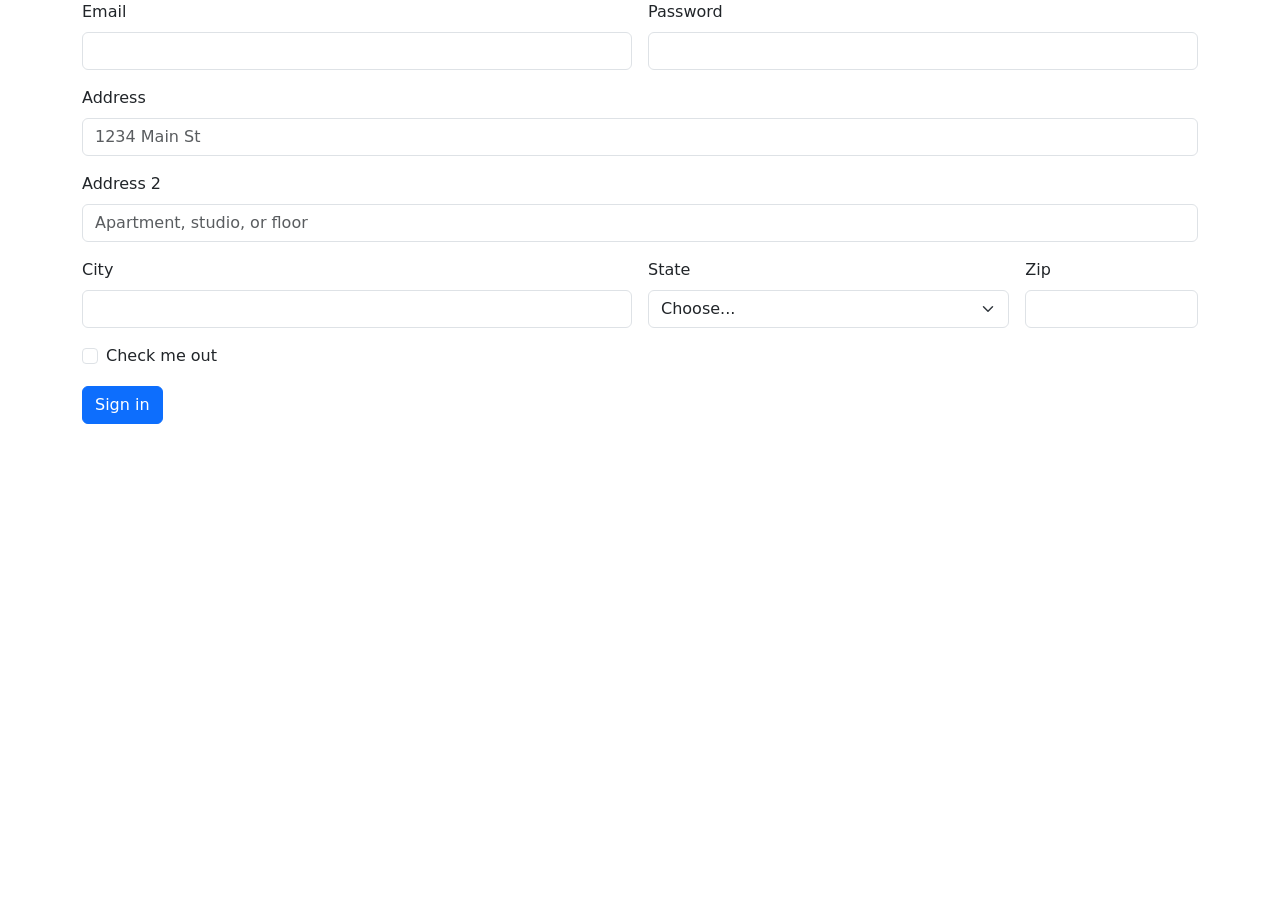
<file: Views/Administrador/registrar-novedad.html>
<!DOCTYPE html>
<html lang="en">
<head>
    <meta charset="UTF-8">
    <meta name="viewport" content="width=device-width, initial-scale=1.0">
    <link href="https://cdn.jsdelivr.net/npm/bootstrap@5.3.1/dist/css/bootstrap.min.css" rel="stylesheet" integrity="sha384-4bw+/aepP/YC94hEpVNVgiZdgIC5+VKNBQNGCHeKRQN+PtmoHDEXuppvnDJzQIu9" crossorigin="anonymous">
    <title>Publicaciones</title>
</head>
<body>


    <?php
    include 'menu-include.php';
    ?>


    <div class="container">
        <form class="row g-3">
            <div class="col-md-6">
              <label for="inputEmail4" class="form-label">Email</label>
              <input type="email" class="form-control" id="inputEmail4">
            </div>
            <div class="col-md-6">
              <label for="inputPassword4" class="form-label">Password</label>
              <input type="password" class="form-control" id="inputPassword4">
            </div>
            <div class="col-12">
              <label for="inputAddress" class="form-label">Address</label>
              <input type="text" class="form-control" id="inputAddress" placeholder="1234 Main St">
            </div>
            <div class="col-12">
              <label for="inputAddress2" class="form-label">Address 2</label>
              <input type="text" class="form-control" id="inputAddress2" placeholder="Apartment, studio, or floor">
            </div>
            <div class="col-md-6">
              <label for="inputCity" class="form-label">City</label>
              <input type="text" class="form-control" id="inputCity">
            </div>
            <div class="col-md-4">
              <label for="inputState" class="form-label">State</label>
              <select id="inputState" class="form-select">
                <option selected>Choose...</option>
                <option>...</option>
              </select>
            </div>
            <div class="col-md-2">
              <label for="inputZip" class="form-label">Zip</label>
              <input type="text" class="form-control" id="inputZip">
            </div>
            <div class="col-12">
              <div class="form-check">
                <input class="form-check-input" type="checkbox" id="gridCheck">
                <label class="form-check-label" for="gridCheck">
                  Check me out
                </label>
              </div>
            </div>
            <div class="col-12">
              <button type="submit" class="btn btn-primary">Sign in</button>
            </div>
          </form>
    </div>


    
    <script src="https://cdn.jsdelivr.net/npm/bootstrap@5.3.1/dist/js/bootstrap.bundle.min.js" integrity="sha384-HwwvtgBNo3bZJJLYd8oVXjrBZt8cqVSpeBNS5n7C8IVInixGAoxmnlMuBnhbgrkm" crossorigin="anonymous"></script>
</body>
</html>
</file>
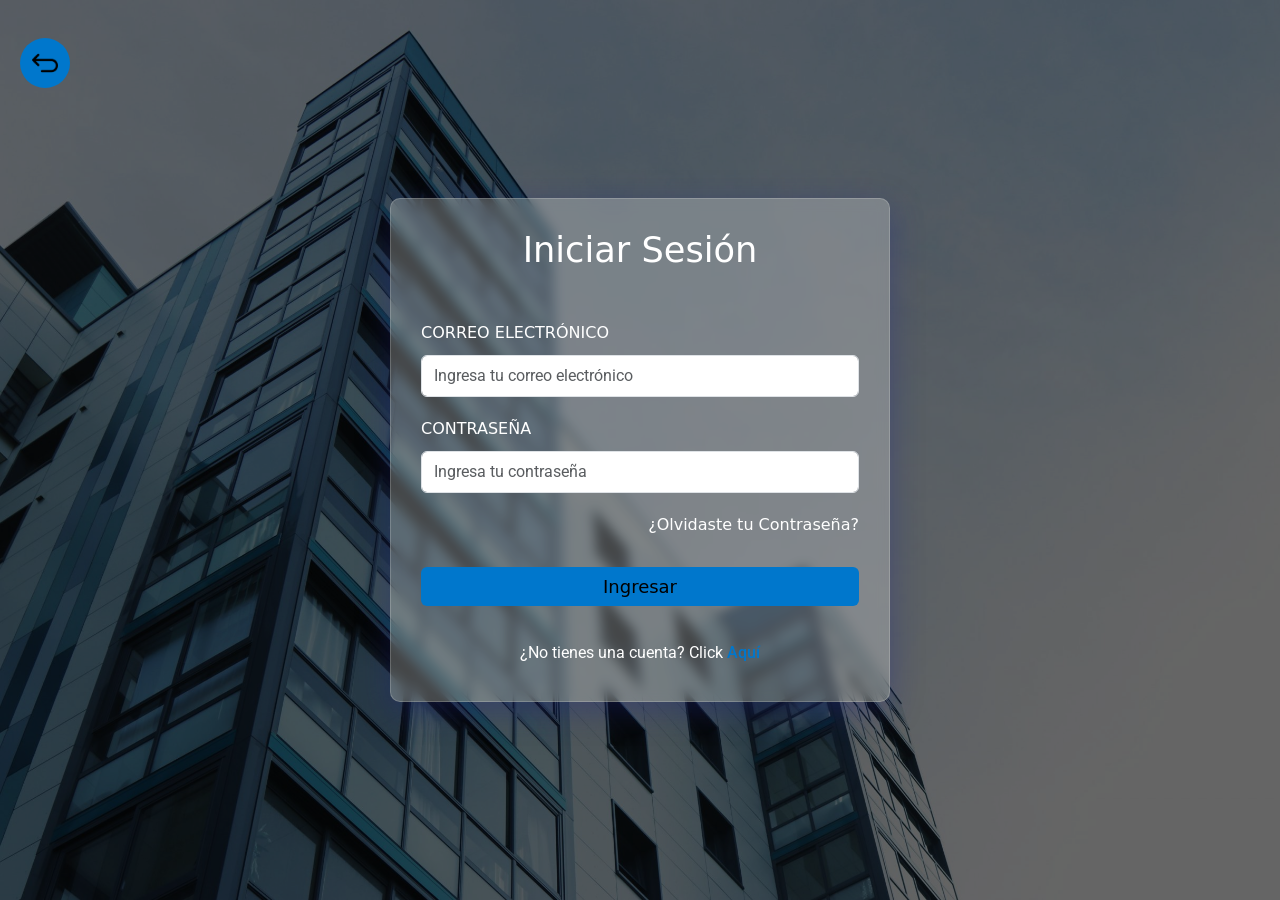
<file: Views/client-site/page-login.html>
<!DOCTYPE html>
<html lang="en">
  <head>
    <meta charset="utf-8" />
    <meta http-equiv="X-UA-Compatible" content="IE=edge" />
    <meta name="viewport" content="width=device-width, initial-scale=1" />

    <title>Condominios Horizontales</title>

    <!-- icono -->
    <link rel="shortcut icon" href="../../assets/icons/edificio.png">
    <!-- Retina iPad Touch Icon-->
    <link
      rel="apple-touch-icon"
      sizes="144x144"
      href="http://placehold.it/144.png/000/fff"
    />
    <!-- Retina iPhone Touch Icon-->
    <link
      rel="apple-touch-icon"
      sizes="114x114"
      href="http://placehold.it/114.png/000/fff"
    />
    <!-- Standard iPad Touch Icon-->
    <link
      rel="apple-touch-icon"
      sizes="72x72"
      href="http://placehold.it/72.png/000/fff"
    />
    <!-- Standard iPhone Touch Icon-->
    <link
      rel="apple-touch-icon"
      sizes="57x57"
      href="http://placehold.it/57.png/000/fff"
    />

    <!-- Styles -->
    <link href="../dashboard/css/lib/font-awesome.min.css" rel="stylesheet" />
    <link href="../dashboard/css/lib/themify-icons.css" rel="stylesheet" />
    <link href="../dashboard/css/lib/bootstrap.min.css" rel="stylesheet" />
    <link href="../dashboard/css/lib/helper.css" rel="stylesheet" />
    <link href="../dashboard/css/style.css" rel="stylesheet" />
    <link
      href="https://cdn.jsdelivr.net/npm/bootstrap@5.3.1/dist/css/bootstrap.min.css"
      rel="stylesheet"
      integrity="sha384-4bw+/aepP/YC94hEpVNVgiZdgIC5+VKNBQNGCHeKRQN+PtmoHDEXuppvnDJzQIu9"
      crossorigin="anonymous"
    />
    <link rel="stylesheet" href="../client-site/assets/css/signup.css" />
  </head>

  <body class="bg-primero">
    <div class="unix-login position-relative">
      <div
        id="return-home"
        role="button"
        class="p-2 d-flex justify-content-center align-items-center mt-2 rounded-5 position-absolute return-arrow"
      >
        <a href="../../index.html" class="d-flex justify-content-center"
          ><img
            class="w-75 h-75"
            src="../client-site/assets/img/Return1.png"
            alt=""
        /></a>
      </div>
      <div class="login-form">
        <h4>Iniciar Sesión</h4>
        <form action="../../Controllers/iniciarSesion.php" method="POST">
          <div class="form-group">
            <label>Correo Electrónico</label>
            <input
              type="email"
              class="form-control"
              placeholder="Ingresa tu correo electrónico"
              name="email"
            />
          </div>
          <div class="form-group">
            <label>Contraseña</label>
            <input
              type="password"
              class="form-control"
              placeholder="Ingresa tu contraseña"
              name="clave"
            />
          </div>
          <div class="checkbox">
            <label class="pull-right">
              <a href="../client-site/page-reset-password.html"
                >¿Olvidaste tu Contraseña?</a
              >
            </label>
          </div>
          <button type="submit" class="btn btn-dark">Ingresar</button>
          <div class="register-link m-t-15 text-center">
            <p>
              ¿No tienes una cuenta? Click
              <a href="../client-site/register-view.html"> Aquí</a>
            </p>
          </div>
        </form>
      </div>
    </div>
  </body>
</html>
</file>
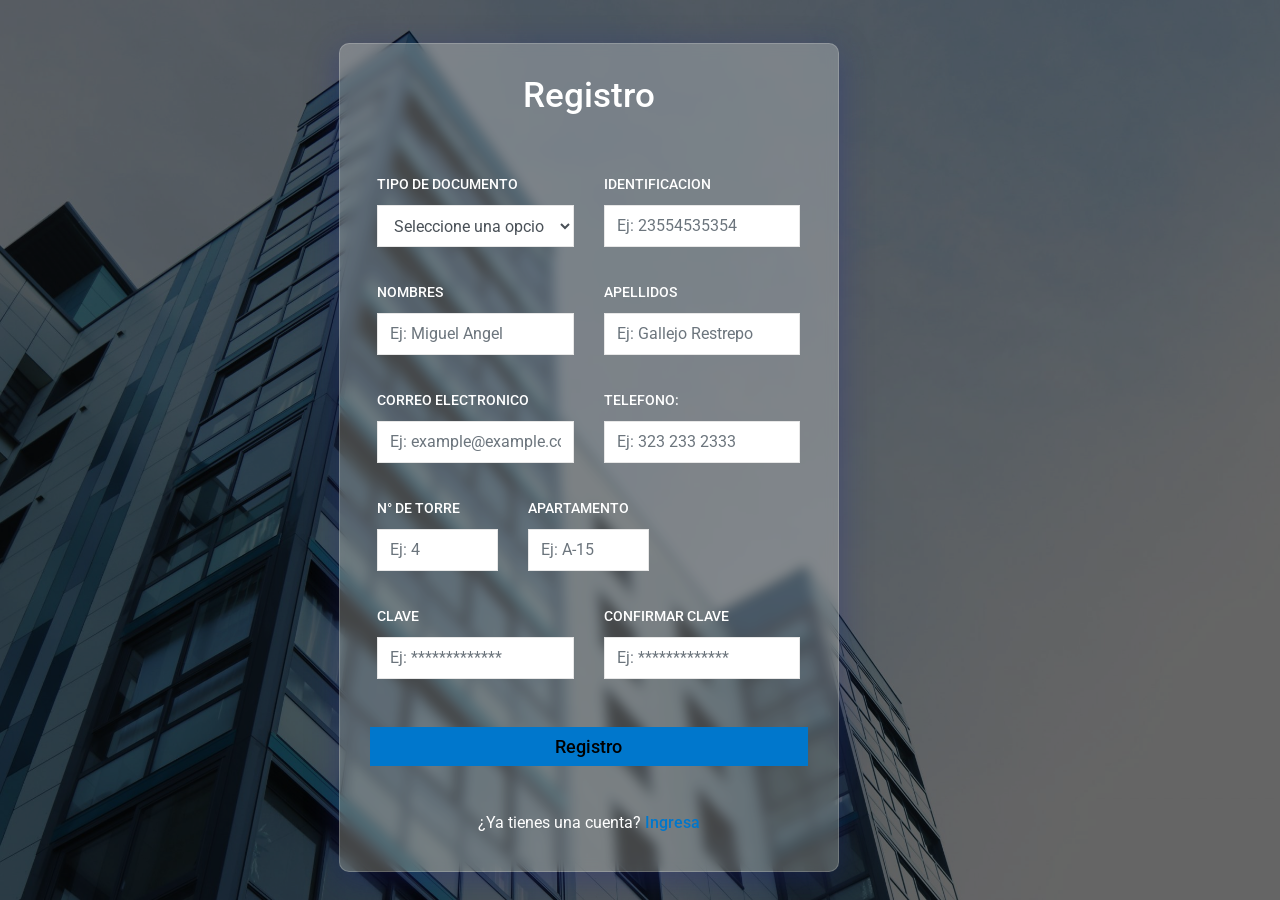
<file: Views/client-site/page-register.html>
<!DOCTYPE html>
<html lang="en">

<head>
    <meta charset="utf-8">
    <meta http-equiv="X-UA-Compatible" content="IE=edge">
    <meta name="viewport" content="width=device-width, initial-scale=1">

    <title>Registro     </title>

    <!-- ================= Favicon ================== -->
    <!-- Standard -->
    <link rel="shortcut icon" href="http://placehold.it/64.png/000/fff">
    <!-- Retina iPad Touch Icon-->
    <link rel="apple-touch-icon" sizes="144x144" href="http://placehold.it/144.png/000/fff">
    <!-- Retina iPhone Touch Icon-->
    <link rel="apple-touch-icon" sizes="114x114" href="http://placehold.it/114.png/000/fff">
    <!-- Standard iPad Touch Icon-->
    <link rel="apple-touch-icon" sizes="72x72" href="http://placehold.it/72.png/000/fff">
    <!-- Standard iPhone Touch Icon-->
    <link rel="apple-touch-icon" sizes="57x57" href="http://placehold.it/57.png/000/fff">

    <!-- Styles -->
    <link href="../dashboard/css/lib/font-awesome.min.css" rel="stylesheet">
    <link href="../dashboard/css/lib/themify-icons.css" rel="stylesheet">
    <link href="../dashboard/css/lib/bootstrap.min.css" rel="stylesheet">
    <link href="../dashboard/css/lib/helper.css" rel="stylesheet">
    <link href="../dashboard/css/style.css" rel="stylesheet">
    <link rel="stylesheet" href="./assets/css/signup.css">
</head>

<body class="">

    <div class="unix-login">
        <div class="container-fluid">
            <div class="row justify-content-center">
                <div class="col-lg-6">
                        <div class="login-logo">
                            <a href="../../index.html"><span></span></a>
                        </div>
                        <div class="login-form">
                            <h4>Registro</h4>
                            <form action="../../Controllers/registrarUserEx.php" method="POST">
                                <div class="row">

                                    <div class="form-group col-md-6">
                                        <label>Tipo de Documento</label>
                                        <select name="tipo_doc" id="" class="form-control">
                                            <option value="CC">Seleccione una opcion</option>
                                            <option value="CC">CC</option>
                                            <option value="CE">CE</option>
                                            <option value="PASAPORTE">PASAPORTE</option>
                                        </select>
                                    </div>
                                    
                                    <div class="form-group col-md-6">
                                        <label>Identificacion</label>
                                        <input type="number" class="form-control" placeholder="Ej: 23554535354" name="identificacion">
                                    </div>
                                    
                                    <div class="form-group col-md-6">
                                        <label>Nombres</label>
                                        <input type="text" class="form-control" placeholder="Ej: Miguel Angel" name="nombres">
                                    </div>
                                    <div class="form-group col-md-6">
                                        <label>Apellidos</label>
                                        <input type="text" class="form-control" placeholder="Ej: Gallejo Restrepo" name="apellidos">
                                    </div>
                                    <div class="form-group col-md-6">
                                        <label>Correo Electronico</label>
                                        <input type="email" class="form-control" placeholder="Ej: example@example.com" name="email">
                                    </div>
                                    <div class="form-group col-md-6">
                                        <label>Telefono:</label>
                                        <input type="number" class="form-control" placeholder="Ej: 323 233 2333" name="telefono">
                                    </div>
                                    <div class="form-group col-md-4">
                                        <label>N° de Torre</label>
                                        <input type="number" class="form-control" placeholder="Ej: 4" name="torre">
                                    </div>
                                    <div class="form-group col-md-4">
                                        <label>Apartamento</label>
                                        <input type="text" class="form-control" placeholder="Ej: A-15" name="apartamento">
                                    </div>
                                    <div class="form-group col-md-6">
                                        <label>Clave</label>
                                        <input type="password" class="form-control" placeholder="Ej: *************" name="clave">
                                    </div>
                                    <div class="form-group col-md-6">
                                        <label>Confirmar clave</label>
                                        <input type="password" class="form-control" placeholder="Ej: *************" name="clave2">
                                    </div>
                                </div>
                                <button type="submit" class="btn btn-primary btn-flat m-b-30 m-t-30">Registro</button>
                                <div class="register-link m-t-15 text-center">
                                    <p>¿Ya tienes una cuenta?<a href="page-login.html"> Ingresa</a></p>
                                </div>
                            </form>
                        </div>
                </div>
            </div>
        </div>
    </div>

</body>

</html>
</file>
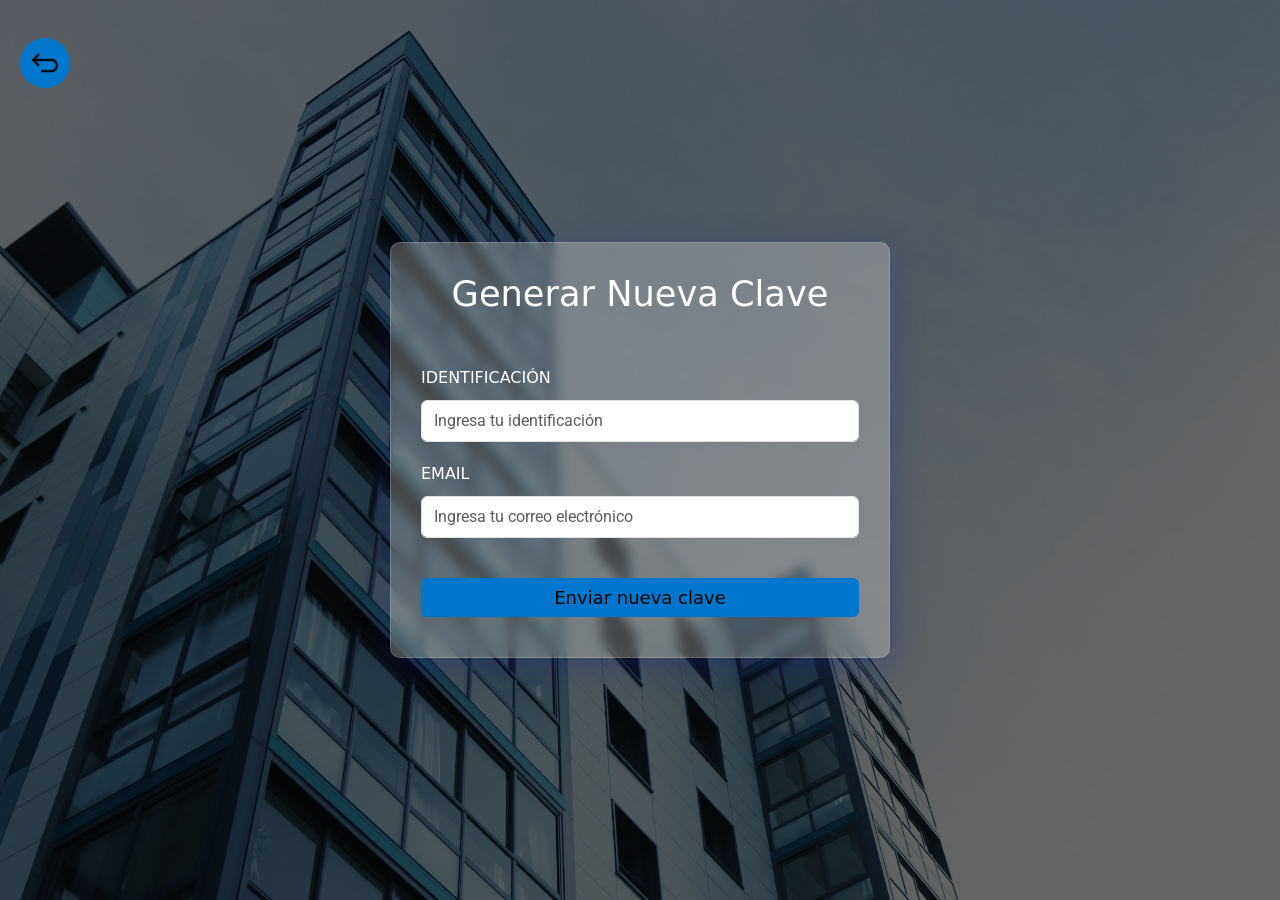
<file: Views/client-site/page-reset-password.html>
<!DOCTYPE html>
<html lang="en">
  <head>
    <meta charset="utf-8" />
    <meta http-equiv="X-UA-Compatible" content="IE=edge" />
    <meta name="viewport" content="width=device-width, initial-scale=1" />

    <title>Condominios Horizontales</title>

        <!-- icono -->
        <link rel="shortcut icon" href="../../assets/icons/ico.ico">
    <!-- Retina iPad Touch Icon-->
    <link
      rel="apple-touch-icon"
      sizes="144x144"
      href="http://placehold.it/144.png/000/fff"
    />
    <!-- Retina iPhone Touch Icon-->
    <link
      rel="apple-touch-icon"
      sizes="114x114"
      href="http://placehold.it/114.png/000/fff"
    />
    <!-- Standard iPad Touch Icon-->
    <link
      rel="apple-touch-icon"
      sizes="72x72"
      href="http://placehold.it/72.png/000/fff"
    />
    <!-- Standard iPhone Touch Icon-->
    <link
      rel="apple-touch-icon"
      sizes="57x57"
      href="http://placehold.it/57.png/000/fff"
    />

    <!-- Styles -->
    <link href="../dashboard/css/lib/font-awesome.min.css" rel="stylesheet" />
    <link href="../dashboard/css/lib/themify-icons.css" rel="stylesheet" />
    <link href="../dashboard/css/lib/bootstrap.min.css" rel="stylesheet" />
    <link href="../dashboard/css/lib/helper.css" rel="stylesheet" />
    <link href="../dashboard/css/style.css" rel="stylesheet" />
    <link
      href="https://cdn.jsdelivr.net/npm/bootstrap@5.3.1/dist/css/bootstrap.min.css"
      rel="stylesheet"
      integrity="sha384-4bw+/aepP/YC94hEpVNVgiZdgIC5+VKNBQNGCHeKRQN+PtmoHDEXuppvnDJzQIu9"
      crossorigin="anonymous"
    />
    <link rel="stylesheet" href="../client-site/assets/css/signup.css" />
  </head>

  <body class="bg-primero">
    <div class="unix-login position-relative">
      <div
        id="return-home"
        role="button"
        class="p-2 d-flex justify-content-center align-items-center mt-2 rounded-5 position-absolute return-arrow"
      >
        <a href="page-login.html" class="d-flex justify-content-center"
          ><img
            class="w-75 h-75"
            src="../client-site/assets/img/Return1.png"
            alt=""
        /></a>
      </div>

      <div class="login-form">
        <h4>Generar Nueva Clave</h4>
        <form action="../../Controllers/generarClave.php" method="POST">
          <div class="form-group">
            <label>Identificación</label>
            <input
              type="number"
              required="required"
              name="identificacion"
              class="form-control"
              placeholder="Ingresa tu identificación"
            />
          </div>
          <div class="form-group">
            <label>Email</label>
            <input
              type="email"
              required="required"
              name="email"
              class="form-control"
              placeholder="Ingresa tu correo electrónico"
            />
          </div>
          <button type="submit" class="btn btn-dark">Enviar nueva clave</button>
        </form>
      </div>
    </div>
  </body>
</html>
</file>
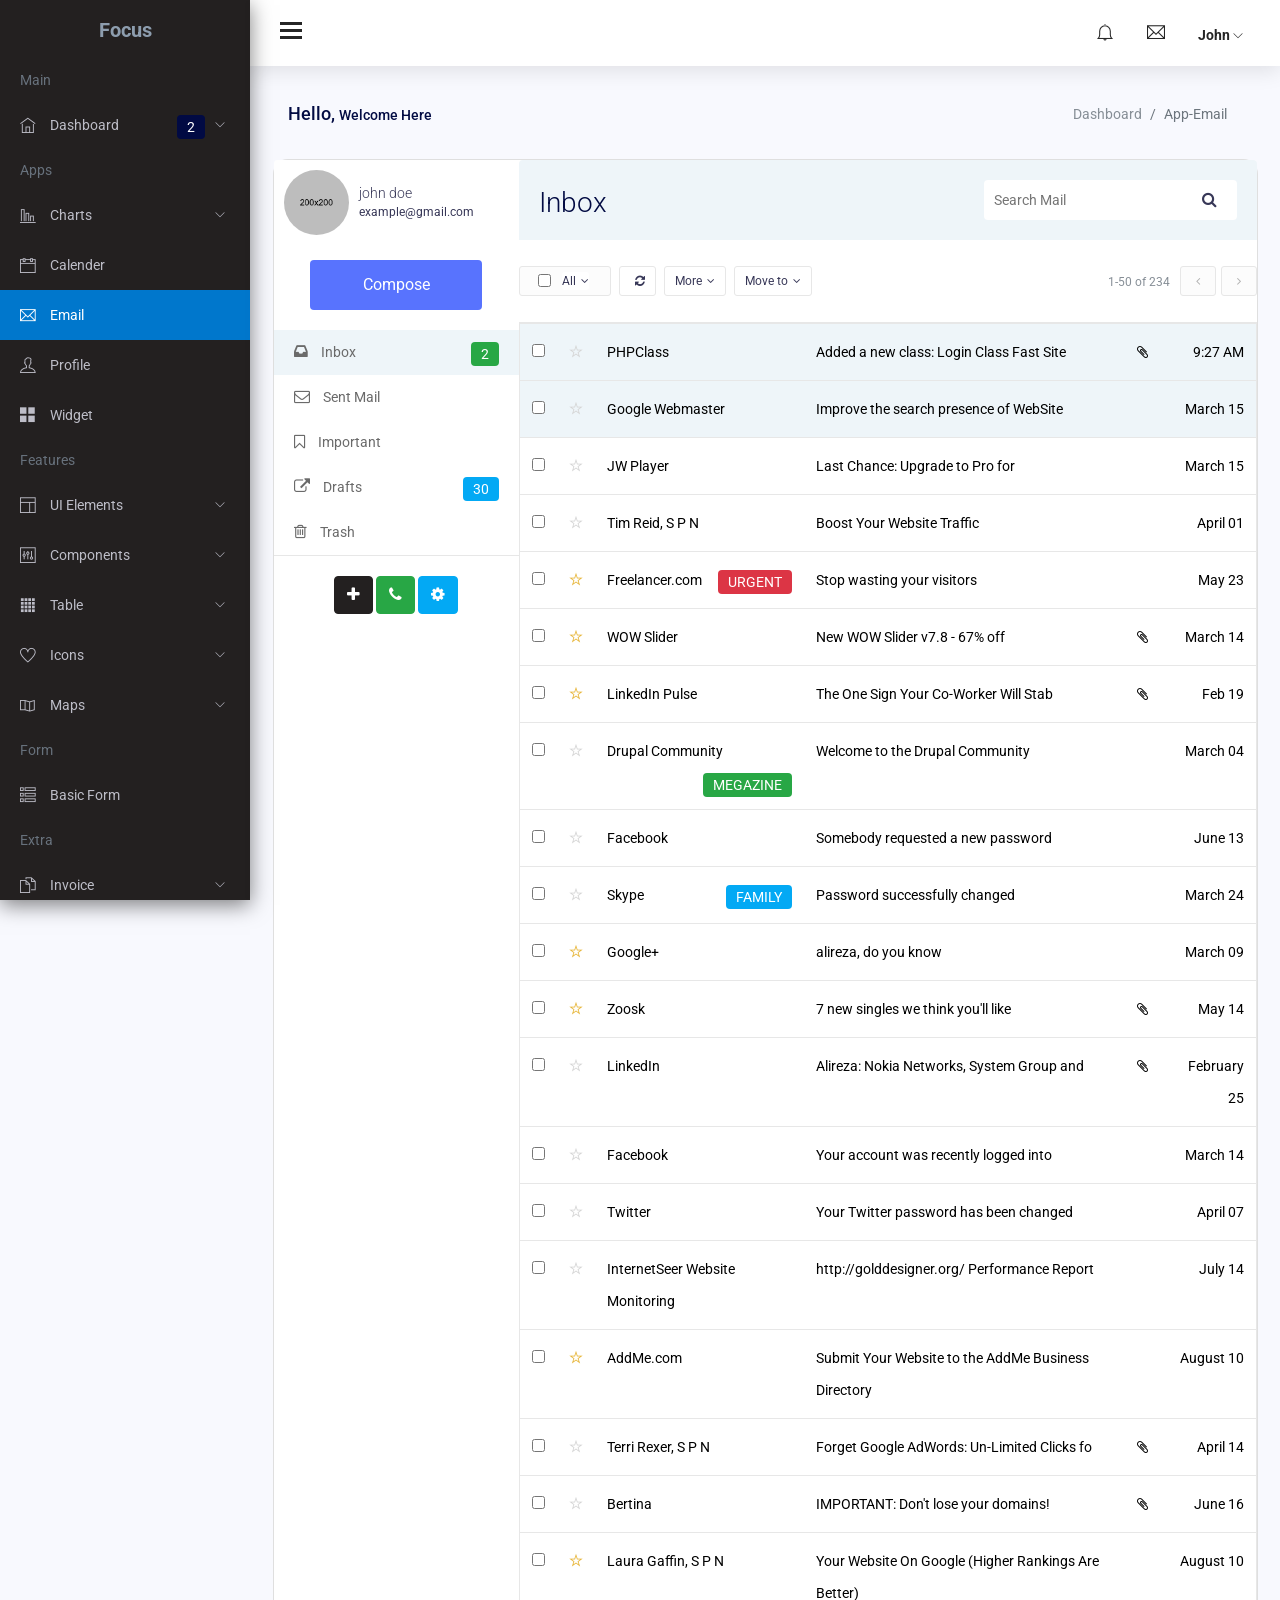
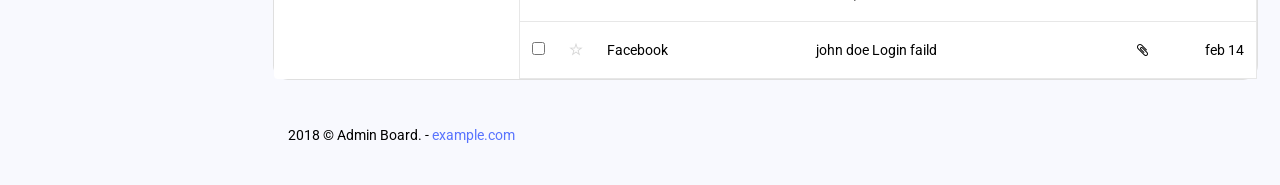
<file: Views/dashboard/app-email.html>
<!DOCTYPE html>
<html lang="en">

<head>
    <meta charset="utf-8">
    <meta http-equiv="X-UA-Compatible" content="IE=edge">
    <meta name="viewport" content="width=device-width, initial-scale=1">

    <title>Focus Admin Dashboard</title>

    <!-- ================= Favicon ================== -->
    <!-- Standard -->
    <link rel="shortcut icon" href="http://placehold.it/64.png/000/fff">
    <!-- Retina iPad Touch Icon-->
    <link rel="apple-touch-icon" sizes="144x144" href="http://placehold.it/144.png/000/fff">
    <!-- Retina iPhone Touch Icon-->
    <link rel="apple-touch-icon" sizes="114x114" href="http://placehold.it/114.png/000/fff">
    <!-- Standard iPad Touch Icon-->
    <link rel="apple-touch-icon" sizes="72x72" href="http://placehold.it/72.png/000/fff">
    <!-- Standard iPhone Touch Icon-->
    <link rel="apple-touch-icon" sizes="57x57" href="http://placehold.it/57.png/000/fff">


    <!-- Common -->
    <link href="css/lib/font-awesome.min.css" rel="stylesheet">
    <link href="css/lib/themify-icons.css" rel="stylesheet">
    <link href="css/lib/menubar/sidebar.css" rel="stylesheet">
    <link href="css/lib/bootstrap.min.css" rel="stylesheet">
    <link href="css/lib/helper.css" rel="stylesheet">
    <link href="css/style.css" rel="stylesheet">
</head>

<body>

    <div class="sidebar sidebar-hide-to-small sidebar-shrink sidebar-gestures">
      <div class="nano">
        <div class="nano-content">
          <div class="logo"><a href="index.html"><!-- <img src="images/logo.png" alt="" /> --><span>Focus</span></a></div>
          <ul>
            <li class="label">Main</li>
            <li><a class="sidebar-sub-toggle"><i class="ti-home"></i> Dashboard <span class="badge badge-primary">2</span> <span class="sidebar-collapse-icon ti-angle-down"></span></a>
              <ul>
                <li><a href="index.html">Dashboard 1</a></li>
                <li><a href="index.html">Dashboard 2</a></li>
                
                
                
              </ul>
            </li>

            <li class="label">Apps</li>
            <li><a class="sidebar-sub-toggle"><i class="ti-bar-chart-alt"></i>  Charts  <span class="sidebar-collapse-icon ti-angle-down"></span></a>
              <ul>
                <li><a href="chart-flot.html">Flot</a></li>
                <li><a href="chart-morris.html">Morris</a></li>
                <li><a href="chartjs.html">Chartjs</a></li>
                <li><a href="chartist.html">Chartist</a></li>
                <li><a href="chart-peity.html">Peity</a></li>
                <li><a href="chart-sparkline.html">Sparkle</a></li>
                <li><a href="chart-knob.html">Knob</a></li>
              </ul>
            </li>
            <li><a href="app-event-calender.html"><i class="ti-calendar"></i> Calender </a></li>
            <li><a href="app-email.html"><i class="ti-email"></i> Email</a></li>
            <li><a href="app-profile.html"><i class="ti-user"></i> Profile</a></li>
            <li><a href="app-widget-card.html"><i class="ti-layout-grid2-alt"></i> Widget</a></li>
            <li class="label">Features</li>
            <li><a class="sidebar-sub-toggle"><i class="ti-layout"></i> UI Elements <span class="sidebar-collapse-icon ti-angle-down"></span></a>
              <ul>
                <li><a href="ui-typography.html">Typography</a></li>
                <li><a href="ui-alerts.html">Alerts</a></li>

                <li><a href="ui-button.html">Button</a></li>
                <li><a href="ui-dropdown.html">Dropdown</a></li>

                <li><a href="ui-list-group.html">List Group</a></li>

                <li><a href="ui-progressbar.html">Progressbar</a></li>
                <li><a href="ui-tab.html">Tab</a></li>

              </ul>
            </li>
            <li><a class="sidebar-sub-toggle"><i class="ti-panel"></i> Components <span class="sidebar-collapse-icon ti-angle-down"></span></a>
              <ul>
                <li><a href="uc-calendar.html">Calendar</a></li>
                <li><a href="uc-carousel.html">Carousel</a></li>
                <li><a href="uc-weather.html">Weather</a></li>
                <li><a href="uc-datamap.html">Datamap</a></li>
                <li><a href="uc-todo-list.html">To do</a></li>
                <li><a href="uc-scrollable.html">Scrollable</a></li>
                <li><a href="uc-sweetalert.html">Sweet Alert</a></li>
                <li><a href="uc-toastr.html">Toastr</a></li>
                <li><a href="uc-range-slider-basic.html">Basic Range Slider</a></li>
                <li><a href="uc-range-slider-advance.html">Advance Range Slider</a></li>
                <li><a href="uc-nestable.html">Nestable</a></li>

                <li><a href="uc-rating-bar-rating.html">Bar Rating</a></li>
                <li><a href="uc-rating-jRate.html">jRate</a></li>
              </ul>
            </li>
            <li><a class="sidebar-sub-toggle"><i class="ti-layout-grid4-alt"></i> Table <span class="sidebar-collapse-icon ti-angle-down"></span></a>
              <ul>
                <li><a href="table-basic.html">Basic</a></li>

                <li><a href="table-export.html">Datatable Export</a></li>
                <li><a href="table-row-select.html">Datatable Row Select</a></li>
                <li><a href="table-jsgrid.html">Editable </a></li>
              </ul>
            </li>
            <li><a class="sidebar-sub-toggle"><i class="ti-heart"></i> Icons <span class="sidebar-collapse-icon ti-angle-down"></span></a>
              <ul>
                <li><a href="font-themify.html">Themify</a></li>
              </ul>
            </li>
            <li><a class="sidebar-sub-toggle"><i class="ti-map"></i> Maps <span class="sidebar-collapse-icon ti-angle-down"></span></a>
              <ul>
                <li><a href="gmaps.html">Basic</a></li>
                <li><a href="vector-map.html">Vector Map</a></li>
              </ul>
            </li>
            <li class="label">Form</li>
            <li><a href="form-basic.html"><i class="ti-view-list-alt"></i> Basic Form </a></li>
            <li class="label">Extra</li>
            <li><a class="sidebar-sub-toggle"><i class="ti-files"></i> Invoice <span class="sidebar-collapse-icon ti-angle-down"></span></a>
              <ul>
                <li><a href="invoice.html">Basic</a></li>
                <li><a href="invoice-editable.html">Editable</a></li>
              </ul>
            </li>
            <li><a class="sidebar-sub-toggle"><i class="ti-target"></i> Pages <span class="sidebar-collapse-icon ti-angle-down"></span></a>
              <ul>
                <li><a href="page-login.html">Login</a></li>
                <li><a href="page-register.html">Register</a></li>
                <li><a href="page-reset-password.html">Forgot password</a></li>
              </ul>
            </li>
            <li><a href="../documentation/index.html"><i class="ti-file"></i> Documentation</a></li>
            <li><a><i class="ti-close"></i> Logout</a></li>
          </ul>
        </div>
      </div>
    </div>
    <!-- /# sidebar -->


    <div class="header">
        <div class="container-fluid">
            <div class="row">
                <div class="col-lg-12">
                    <div class="float-left">
                        <div class="hamburger sidebar-toggle">
                            <span class="line"></span>
                            <span class="line"></span>
                            <span class="line"></span>
                        </div>
                    </div>
                    <div class="float-right">
                        <div class="dropdown dib">
                            <div class="header-icon" data-toggle="dropdown">
                                <i class="ti-bell"></i>
                                <div class="drop-down dropdown-menu dropdown-menu-right">
                                    <div class="dropdown-content-heading">
                                        <span class="text-left">Recent Notifications</span>
                                    </div>
                                    <div class="dropdown-content-body">
                                        <ul>
                                            <li>
                                                <a href="#">
                                                    <img class="pull-left m-r-10 avatar-img" src="images/avatar/3.jpg" alt="" />
                                                    <div class="notification-content">
                                                        <small class="notification-timestamp pull-right">02:34 PM</small>
                                                        <div class="notification-heading">Mr. John</div>
                                                        <div class="notification-text">5 members joined today </div>
                                                    </div>
                                                </a>
                                            </li>
                                            <li>
                                                <a href="#">
                                                    <img class="pull-left m-r-10 avatar-img" src="images/avatar/3.jpg" alt="" />
                                                    <div class="notification-content">
                                                        <small class="notification-timestamp pull-right">02:34 PM</small>
                                                        <div class="notification-heading">Mariam</div>
                                                        <div class="notification-text">likes a photo of you</div>
                                                    </div>
                                                </a>
                                            </li>
                                            <li>
                                                <a href="#">
                                                    <img class="pull-left m-r-10 avatar-img" src="images/avatar/3.jpg" alt="" />
                                                    <div class="notification-content">
                                                        <small class="notification-timestamp pull-right">02:34 PM</small>
                                                        <div class="notification-heading">Tasnim</div>
                                                        <div class="notification-text">Hi Teddy, Just wanted to let you ...</div>
                                                    </div>
                                                </a>
                                            </li>
                                            <li>
                                                <a href="#">
                                                    <img class="pull-left m-r-10 avatar-img" src="images/avatar/3.jpg" alt="" />
                                                    <div class="notification-content">
                                                        <small class="notification-timestamp pull-right">02:34 PM</small>
                                                        <div class="notification-heading">Mr. John</div>
                                                        <div class="notification-text">Hi Teddy, Just wanted to let you ...</div>
                                                    </div>
                                                </a>
                                            </li>
                                            <li class="text-center">
                                                <a href="#" class="more-link">See All</a>
                                            </li>
                                        </ul>
                                    </div>
                                </div>
                            </div>
                        </div>
                        <div class="dropdown dib">
                            <div class="header-icon" data-toggle="dropdown">
                                <i class="ti-email"></i>
                                <div class="drop-down dropdown-menu dropdown-menu-right">
                                    <div class="dropdown-content-heading">
                                        <span class="text-left">2 New Messages</span>
                                        <a href="email.html">
                                            <i class="ti-pencil-alt pull-right"></i>
                                        </a>
                                    </div>
                                    <div class="dropdown-content-body">
                                        <ul>
                                            <li class="notification-unread">
                                                <a href="#">
                                                    <img class="pull-left m-r-10 avatar-img" src="images/avatar/1.jpg" alt="" />
                                                    <div class="notification-content">
                                                        <small class="notification-timestamp pull-right">02:34 PM</small>
                                                        <div class="notification-heading">Michael Qin</div>
                                                        <div class="notification-text">Hi Teddy, Just wanted to let you ...</div>
                                                    </div>
                                                </a>
                                            </li>
                                            <li class="notification-unread">
                                                <a href="#">
                                                    <img class="pull-left m-r-10 avatar-img" src="images/avatar/2.jpg" alt="" />
                                                    <div class="notification-content">
                                                        <small class="notification-timestamp pull-right">02:34 PM</small>
                                                        <div class="notification-heading">Mr. John</div>
                                                        <div class="notification-text">Hi Teddy, Just wanted to let you ...</div>
                                                    </div>
                                                </a>
                                            </li>
                                            <li>
                                                <a href="#">
                                                    <img class="pull-left m-r-10 avatar-img" src="images/avatar/3.jpg" alt="" />
                                                    <div class="notification-content">
                                                        <small class="notification-timestamp pull-right">02:34 PM</small>
                                                        <div class="notification-heading">Michael Qin</div>
                                                        <div class="notification-text">Hi Teddy, Just wanted to let you ...</div>
                                                    </div>
                                                </a>
                                            </li>
                                            <li>
                                                <a href="#">
                                                    <img class="pull-left m-r-10 avatar-img" src="images/avatar/2.jpg" alt="" />
                                                    <div class="notification-content">
                                                        <small class="notification-timestamp pull-right">02:34 PM</small>
                                                        <div class="notification-heading">Mr. John</div>
                                                        <div class="notification-text">Hi Teddy, Just wanted to let you ...</div>
                                                    </div>
                                                </a>
                                            </li>
                                            <li class="text-center">
                                                <a href="#" class="more-link">See All</a>
                                            </li>
                                        </ul>
                                    </div>
                                </div>
                            </div>
                        </div>
                        <div class="dropdown dib">
                            <div class="header-icon" data-toggle="dropdown">
                                <span class="user-avatar">John
                                    <i class="ti-angle-down f-s-10"></i>
                                </span>
                                <div class="drop-down dropdown-profile dropdown-menu dropdown-menu-right">
                                    <div class="dropdown-content-heading">
                                        <span class="text-left">Upgrade Now</span>
                                        <p class="trial-day">30 Days Trail</p>
                                    </div>
                                    <div class="dropdown-content-body">
                                        <ul>
                                            <li>
                                                <a href="#">
                                                    <i class="ti-user"></i>
                                                    <span>Profile</span>
                                                </a>
                                            </li>

                                            <li>
                                                <a href="#">
                                                    <i class="ti-email"></i>
                                                    <span>Inbox</span>
                                                </a>
                                            </li>
                                            <li>
                                                <a href="#">
                                                    <i class="ti-settings"></i>
                                                    <span>Setting</span>
                                                </a>
                                            </li>

                                            <li>
                                                <a href="#">
                                                    <i class="ti-lock"></i>
                                                    <span>Lock Screen</span>
                                                </a>
                                            </li>
                                            <li>
                                                <a href="#">
                                                    <i class="ti-power-off"></i>
                                                    <span>Logout</span>
                                                </a>
                                            </li>
                                        </ul>
                                    </div>
                                </div>
                            </div>
                        </div>
                    </div>
                </div>
            </div>
        </div>
    </div>



    <div class="content-wrap">
      <div class="main">
        <div class="container-fluid">
          <div class="row">
            <div class="col-lg-8 p-r-0 title-margin-right">
              <div class="page-header">
                <div class="page-title">
                  <h1>Hello, <span>Welcome Here</span></h1>
                </div>
              </div>
            </div>
            <!-- /# column -->
            <div class="col-lg-4 p-l-0 title-margin-left">
              <div class="page-header">
                <div class="page-title">
                  <ol class="breadcrumb">
                    <li class="breadcrumb-item"><a href="#">Dashboard</a></li>
                    <li class="breadcrumb-item active">App-Email</li>
                  </ol>
                </div>
              </div>
            </div>
            <!-- /# column -->
          </div>
          <!-- /# row -->
          <div class="main-content">
            <div class="row">
              <div class="col-lg-12">
                <div class="card">
                  <div class="card-body">
                    <div class="compose-email">
                      <div class="mail-box">
                        <aside class="sm-side">
                          <div class="user-head">
                            <a class="inbox-avatar" href="javascript:;">
                                                        <img src="images/user.jpg" alt="">
                                                    </a>
                            <div class="user-name">
                              <h5><a href="#">john doe</a></h5>
                              <span><a href="#">example@gmail.com</a></span>
                            </div>
                          </div>
                          <div class="inbox-body text-center">
                            <a href="#myModal" data-toggle="modal" title="Compose" class="btn btn-compose"> Compose</a>
                            <!-- Modal -->
                            <div aria-hidden="true" role="dialog" tabindex="-1" id="myModal" class="modal fade">
                              <div class="modal-dialog">
                                <div class="modal-content text-left">
                                  <div class="modal-header">
                                    <button aria-hidden="true" data-dismiss="modal" class="close" type="button"><i class="ti-close"></i></button>
                                    <h4 class="modal-title">Compose</h4>
                                  </div>
                                  <div class="modal-body">
                                    <form class="form-horizontal">
                                      <div class="form-group">
                                        <label class="col-lg-2 control-label">To</label>
                                        <div class="col-lg-10">
                                          <input type="text" placeholder="" id="inputEmail1" class="form-control">
                                        </div>
                                      </div>
                                      <div class="form-group">
                                        <label class="col-lg-2 control-label">Cc / Bcc</label>
                                        <div class="col-lg-10">
                                          <input type="text" placeholder="" id="cc" class="form-control">
                                        </div>
                                      </div>
                                      <div class="form-group">
                                        <label class="col-lg-2 control-label">Subject</label>
                                        <div class="col-lg-10">
                                          <input type="text" placeholder="" id="inputPassword1" class="form-control">
                                        </div>
                                      </div>
                                      <div class="form-group">
                                        <label class="col-lg-2 control-label">Message</label>
                                        <div class="col-lg-10">
                                          <textarea rows="10" cols="30" class="form-control" id="texarea1" name="texarea"></textarea>
                                        </div>
                                      </div>

                                      <div class="form-group">
                                        <div class="col-lg-offset-2 col-lg-10">
                                          <span class="btn green fileinput-button"><i class="fa fa-plus fa fa-white"></i>
																	<span>Attachment</span>
                                          <input type="file" name="files[]" multiple="">
                                          </span>
                                          <button class="btn btn-primary" type="submit">Send</button>
                                        </div>
                                      </div>
                                    </form>
                                  </div>
                                </div>
                                <!-- /.modal-content -->
                              </div>
                              <!-- /.modal-dialog -->
                            </div>
                            <!-- /.modal -->
                          </div>
                          <ul class="inbox-nav inbox-divider">
                            <li class="breadcrumb-item active">
                              <a href="#"><i class="fa fa-inbox"></i> Inbox <span class="badge badge-success pull-right m-t-12">2</span></a>
                            </li>
                            <li>
                              <a href="#"><i class="fa fa-envelope-o"></i> Sent Mail</a>
                            </li>
                            <li>
                              <a href="#"><i class="fa fa-bookmark-o"></i> Important</a>
                            </li>
                            <li>
                              <a href="#"><i class=" fa fa-external-link"></i> Drafts <span class="badge badge-info pull-right m-t-12">30</span></a>
                            </li>
                            <li>
                              <a href="#"><i class=" fa fa-trash-o"></i> Trash</a>
                            </li>
                          </ul>


                          <div class="inbox-body text-center">
                            <div class="btn-group">
                              <a class="btn mini btn-primary" href="javascript:;">
                                                            <i class="fa fa-plus"></i>
                                                        </a>
                            </div>
                            <div class="btn-group">
                              <a class="btn mini btn-success" href="javascript:;">
                                                            <i class="fa fa-phone"></i>
                                                        </a>
                            </div>
                            <div class="btn-group">
                              <a class="btn mini btn-info" href="javascript:;">
                                                            <i class="fa fa-cog"></i>
                                                        </a>
                            </div>
                          </div>

                        </aside>
                        <aside class="lg-side">
                          <div class="inbox-head">
                            <h3 class="input-text">Inbox</h3>
                            <form action="#" class="pull-right position">
                              <div class="input-append inner-append">
                                <input type="text" class="sr-input" placeholder="Search Mail">
                                <button class="btn sr-btn append-btn" type="button"><i class="fa fa-search"></i></button>
                              </div>
                            </form>
                          </div>
                          <div class="mail-option">
                            <div class="chk-all chk-group">
                              <input type="checkbox" class="mail-checkbox mail-group-checkbox" id="checkAll" />
                              <div class="btn-group">
                                <a data-toggle="dropdown" href="#" class="btn mini all m-l-10" aria-expanded="false">All<i class="fa fa-angle-down "></i></a>
                                <ul class="card-option-dropdown dropdown-menu">
                                  <li><a href="#"> None</a></li>
                                  <li><a href="#"> Read</a></li>
                                  <li><a href="#"> Unread</a></li>
                                </ul>
                              </div>
                            </div>

                            <div class="btn-group">
                              <a data-original-title="Refresh" data-placement="top" data-toggle="dropdown" href="#" class="btn mini tooltips">
                                                            <i class=" fa fa-refresh"></i>
                                                        </a>
                            </div>
                            <div class="btn-group hidden-phone">
                              <a data-toggle="dropdown" href="#" class="btn mini blue" aria-expanded="false"> More<i class="fa fa-angle-down "></i></a>

                              <ul class="card-option-dropdown dropdown-menu">
                                <li><a href="#"><i class="ti-pencil"></i> Mark as Read</a></li>
                                <li><a href="#"><i class="ti-menu-alt"></i>Spam</a></li>
                                <li><a href="#"><i class="ti-trash"></i>Delete</a></li>
                              </ul>
                            </div>
                            <div class="btn-group">
                              <a data-toggle="dropdown" href="#" class="btn mini blue">Move to<i class="fa fa-angle-down "></i></a>
                              <ul class="card-option-dropdown dropdown-menu">
                                <li><a href="#">Draft</a></li>
                                <li><a href="#">Spam</a></li>
                                <li><a href="#"> Delete</a></li>
                              </ul>
                            </div>

                            <ul class="unstyled inbox-pagination pagination-list">
                              <li><span>1-50 of 234</span></li>
                              <li>
                                <a class="np-btn" href="#"><i class="fa fa-angle-left  pagination-left"></i></a>
                              </li>
                              <li>
                                <a class="np-btn" href="#"><i class="fa fa-angle-right pagination-right"></i></a>
                              </li>
                            </ul>
                          </div>
                          <div class="table-responsive">
                            <table class="table table-inbox table-hover table-responsive">
                              <tbody>
                                <tr class="unread">
                                  <td class="inbox-small-cells">
                                    <input type="checkbox" class="mail-checkbox">
                                  </td>
                                  <td class="inbox-small-cells"><i class="ti-star"></i></td>
                                  <td class="view-message  dont-show">PHPClass</td>
                                  <td class="view-message ">Added a new class: Login Class Fast Site</td>
                                  <td class="view-message  inbox-small-cells"><i class="fa fa-paperclip"></i></td>
                                  <td class="view-message  text-right">9:27 AM</td>
                                </tr>
                                <tr class="unread">
                                  <td class="inbox-small-cells">
                                    <input type="checkbox" class="mail-checkbox">
                                  </td>
                                  <td class="inbox-small-cells"><i class="ti-star"></i></td>
                                  <td class="view-message dont-show">Google Webmaster </td>
                                  <td class="view-message">Improve the search presence of WebSite</td>
                                  <td class="view-message inbox-small-cells"></td>
                                  <td class="view-message text-right">March 15</td>
                                </tr>
                                <tr class="">
                                  <td class="inbox-small-cells">
                                    <input type="checkbox" class="mail-checkbox">
                                  </td>
                                  <td class="inbox-small-cells"><i class="ti-star"></i></td>
                                  <td class="view-message dont-show">JW Player</td>
                                  <td class="view-message">Last Chance: Upgrade to Pro for </td>
                                  <td class="view-message inbox-small-cells"></td>
                                  <td class="view-message text-right">March 15</td>
                                </tr>
                                <tr class="">
                                  <td class="inbox-small-cells">
                                    <input type="checkbox" class="mail-checkbox">
                                  </td>
                                  <td class="inbox-small-cells"><i class="ti-star"></i></td>
                                  <td class="view-message dont-show">Tim Reid, S P N</td>
                                  <td class="view-message">Boost Your Website Traffic</td>
                                  <td class="view-message inbox-small-cells"></td>
                                  <td class="view-message text-right">April 01</td>
                                </tr>
                                <tr class="">
                                  <td class="inbox-small-cells">
                                    <input type="checkbox" class="mail-checkbox">
                                  </td>
                                  <td class="inbox-small-cells"><i class="ti-star inbox-started"></i></td>
                                  <td class="view-message dont-show">Freelancer.com <span class="badge badge-danger pull-right m-t-6">urgent</span></td>
                                  <td class="view-message">Stop wasting your visitors </td>
                                  <td class="view-message inbox-small-cells"></td>
                                  <td class="view-message text-right">May 23</td>
                                </tr>
                                <tr class="">
                                  <td class="inbox-small-cells">
                                    <input type="checkbox" class="mail-checkbox">
                                  </td>
                                  <td class="inbox-small-cells"><i class="ti-star inbox-started"></i></td>
                                  <td class="view-message dont-show">WOW Slider </td>
                                  <td class="view-message">New WOW Slider v7.8 - 67% off</td>
                                  <td class="view-message inbox-small-cells"><i class="fa fa-paperclip"></i></td>
                                  <td class="view-message text-right">March 14</td>
                                </tr>
                                <tr class="">
                                  <td class="inbox-small-cells">
                                    <input type="checkbox" class="mail-checkbox">
                                  </td>
                                  <td class="inbox-small-cells"><i class="ti-star inbox-started"></i></td>
                                  <td class="view-message dont-show">LinkedIn Pulse</td>
                                  <td class="view-message">The One Sign Your Co-Worker Will Stab</td>
                                  <td class="view-message inbox-small-cells"><i class="fa fa-paperclip"></i></td>
                                  <td class="view-message text-right">Feb 19</td>
                                </tr>
                                <tr class="">
                                  <td class="inbox-small-cells">
                                    <input type="checkbox" class="mail-checkbox">
                                  </td>
                                  <td class="inbox-small-cells"><i class="ti-star"></i></td>
                                  <td class="view-message dont-show">Drupal Community<span class="badge badge-success pull-right m-t-6">megazine</span></td>
                                  <td class="view-message view-message">Welcome to the Drupal Community</td>
                                  <td class="view-message inbox-small-cells"></td>
                                  <td class="view-message text-right">March 04</td>
                                </tr>
                                <tr class="">
                                  <td class="inbox-small-cells">
                                    <input type="checkbox" class="mail-checkbox">
                                  </td>
                                  <td class="inbox-small-cells"><i class="ti-star"></i></td>
                                  <td class="view-message dont-show">Facebook</td>
                                  <td class="view-message view-message">Somebody requested a new password </td>
                                  <td class="view-message inbox-small-cells"></td>
                                  <td class="view-message text-right">June 13</td>
                                </tr>
                                <tr class="">
                                  <td class="inbox-small-cells">
                                    <input type="checkbox" class="mail-checkbox">
                                  </td>
                                  <td class="inbox-small-cells"><i class="ti-star"></i></td>
                                  <td class="view-message dont-show">Skype <span class="badge badge-info pull-right m-t-6">family</span></td>
                                  <td class="view-message view-message">Password successfully changed</td>
                                  <td class="view-message inbox-small-cells"></td>
                                  <td class="view-message text-right">March 24</td>
                                </tr>
                                <tr class="">
                                  <td class="inbox-small-cells">
                                    <input type="checkbox" class="mail-checkbox">
                                  </td>
                                  <td class="inbox-small-cells"><i class="ti-star inbox-started"></i></td>
                                  <td class="view-message dont-show">Google+</td>
                                  <td class="view-message">alireza, do you know</td>
                                  <td class="view-message inbox-small-cells"></td>
                                  <td class="view-message text-right">March 09</td>
                                </tr>
                                <tr class="">
                                  <td class="inbox-small-cells">
                                    <input type="checkbox" class="mail-checkbox">
                                  </td>
                                  <td class="inbox-small-cells"><i class="ti-star inbox-started"></i></td>
                                  <td class="dont-show">Zoosk </td>
                                  <td class="view-message">7 new singles we think you'll like</td>
                                  <td class="view-message inbox-small-cells"><i class="fa fa-paperclip"></i></td>
                                  <td class="view-message text-right">May 14</td>
                                </tr>
                                <tr class="">
                                  <td class="inbox-small-cells">
                                    <input type="checkbox" class="mail-checkbox">
                                  </td>
                                  <td class="inbox-small-cells"><i class="ti-star"></i></td>
                                  <td class="view-message dont-show">LinkedIn </td>
                                  <td class="view-message">Alireza: Nokia Networks, System Group and </td>
                                  <td class="view-message inbox-small-cells"><i class="fa fa-paperclip"></i></td>
                                  <td class="view-message text-right">February 25</td>
                                </tr>
                                <tr class="">
                                  <td class="inbox-small-cells">
                                    <input type="checkbox" class="mail-checkbox">
                                  </td>
                                  <td class="inbox-small-cells"><i class="ti-star"></i></td>
                                  <td class="dont-show">Facebook</td>
                                  <td class="view-message view-message">Your account was recently logged into</td>
                                  <td class="view-message inbox-small-cells"></td>
                                  <td class="view-message text-right">March 14</td>
                                </tr>
                                <tr class="">
                                  <td class="inbox-small-cells">
                                    <input type="checkbox" class="mail-checkbox">
                                  </td>
                                  <td class="inbox-small-cells"><i class="ti-star"></i></td>
                                  <td class="view-message dont-show">Twitter</td>
                                  <td class="view-message">Your Twitter password has been changed</td>
                                  <td class="view-message inbox-small-cells"></td>
                                  <td class="view-message text-right">April 07</td>
                                </tr>
                                <tr class="">
                                  <td class="inbox-small-cells">
                                    <input type="checkbox" class="mail-checkbox">
                                  </td>
                                  <td class="inbox-small-cells"><i class="ti-star"></i></td>
                                  <td class="view-message dont-show">InternetSeer Website Monitoring</td>
                                  <td class="view-message">http://golddesigner.org/ Performance Report</td>
                                  <td class="view-message inbox-small-cells"></td>
                                  <td class="view-message text-right">July 14</td>
                                </tr>
                                <tr class="">
                                  <td class="inbox-small-cells">
                                    <input type="checkbox" class="mail-checkbox">
                                  </td>
                                  <td class="inbox-small-cells"><i class="ti-star inbox-started"></i></td>
                                  <td class="view-message dont-show">AddMe.com</td>
                                  <td class="view-message">Submit Your Website to the AddMe Business Directory</td>
                                  <td class="view-message inbox-small-cells"></td>
                                  <td class="view-message text-right">August 10</td>
                                </tr>
                                <tr class="">
                                  <td class="inbox-small-cells">
                                    <input type="checkbox" class="mail-checkbox">
                                  </td>
                                  <td class="inbox-small-cells"><i class="ti-star"></i></td>
                                  <td class="view-message dont-show">Terri Rexer, S P N</td>
                                  <td class="view-message view-message">Forget Google AdWords: Un-Limited Clicks fo</td>
                                  <td class="view-message inbox-small-cells"><i class="fa fa-paperclip"></i></td>
                                  <td class="view-message text-right">April 14</td>
                                </tr>
                                <tr class="">
                                  <td class="inbox-small-cells">
                                    <input type="checkbox" class="mail-checkbox">
                                  </td>
                                  <td class="inbox-small-cells"><i class="ti-star"></i></td>
                                  <td class="view-message dont-show">Bertina </td>
                                  <td class="view-message">IMPORTANT: Don't lose your domains!</td>
                                  <td class="view-message inbox-small-cells"><i class="fa fa-paperclip"></i></td>
                                  <td class="view-message text-right">June 16</td>
                                </tr>
                                <tr class="">
                                  <td class="inbox-small-cells">
                                    <input type="checkbox" class="mail-checkbox">
                                  </td>
                                  <td class="inbox-small-cells"><i class="ti-star inbox-started"></i></td>
                                  <td class="view-message dont-show">Laura Gaffin, S P N </td>
                                  <td class="view-message">Your Website On Google (Higher Rankings Are Better)</td>
                                  <td class="view-message inbox-small-cells"></td>
                                  <td class="view-message text-right">August 10</td>
                                </tr>
                                <tr class="">
                                  <td class="inbox-small-cells">
                                    <input type="checkbox" class="mail-checkbox">
                                  </td>
                                  <td class="inbox-small-cells"><i class="ti-star"></i></td>
                                  <td class="view-message dont-show">Facebook</td>
                                  <td class="view-message view-message">john doe Login faild</td>
                                  <td class="view-message inbox-small-cells"><i class="fa fa-paperclip"></i></td>
                                  <td class="view-message text-right">feb 14</td>
                                </tr>
                              </tbody>
                            </table>
                          </div>

                        </aside>
                      </div>
                    </div>
                  </div>
                </div>
              </div>
            </div>
            <div class="row">
              <div class="col-lg-12">
                <div class="footer">
                  <p>2018 © Admin Board. - <a href="#">example.com</a></p>
                </div>
              </div>
            </div>
          </div>
        </div>
      </div>
    </div>



    



    <!-- Common -->
    <script src="js/lib/jquery.min.js"></script>
    <script src="js/lib/jquery.nanoscroller.min.js"></script>
    <script src="js/lib/menubar/sidebar.js"></script>
    <script src="js/lib/preloader/pace.min.js"></script>
    <script src="js/lib/bootstrap.min.js"></script>
    <script src="js/scripts.js"></script>

</body>

</html>
</file>
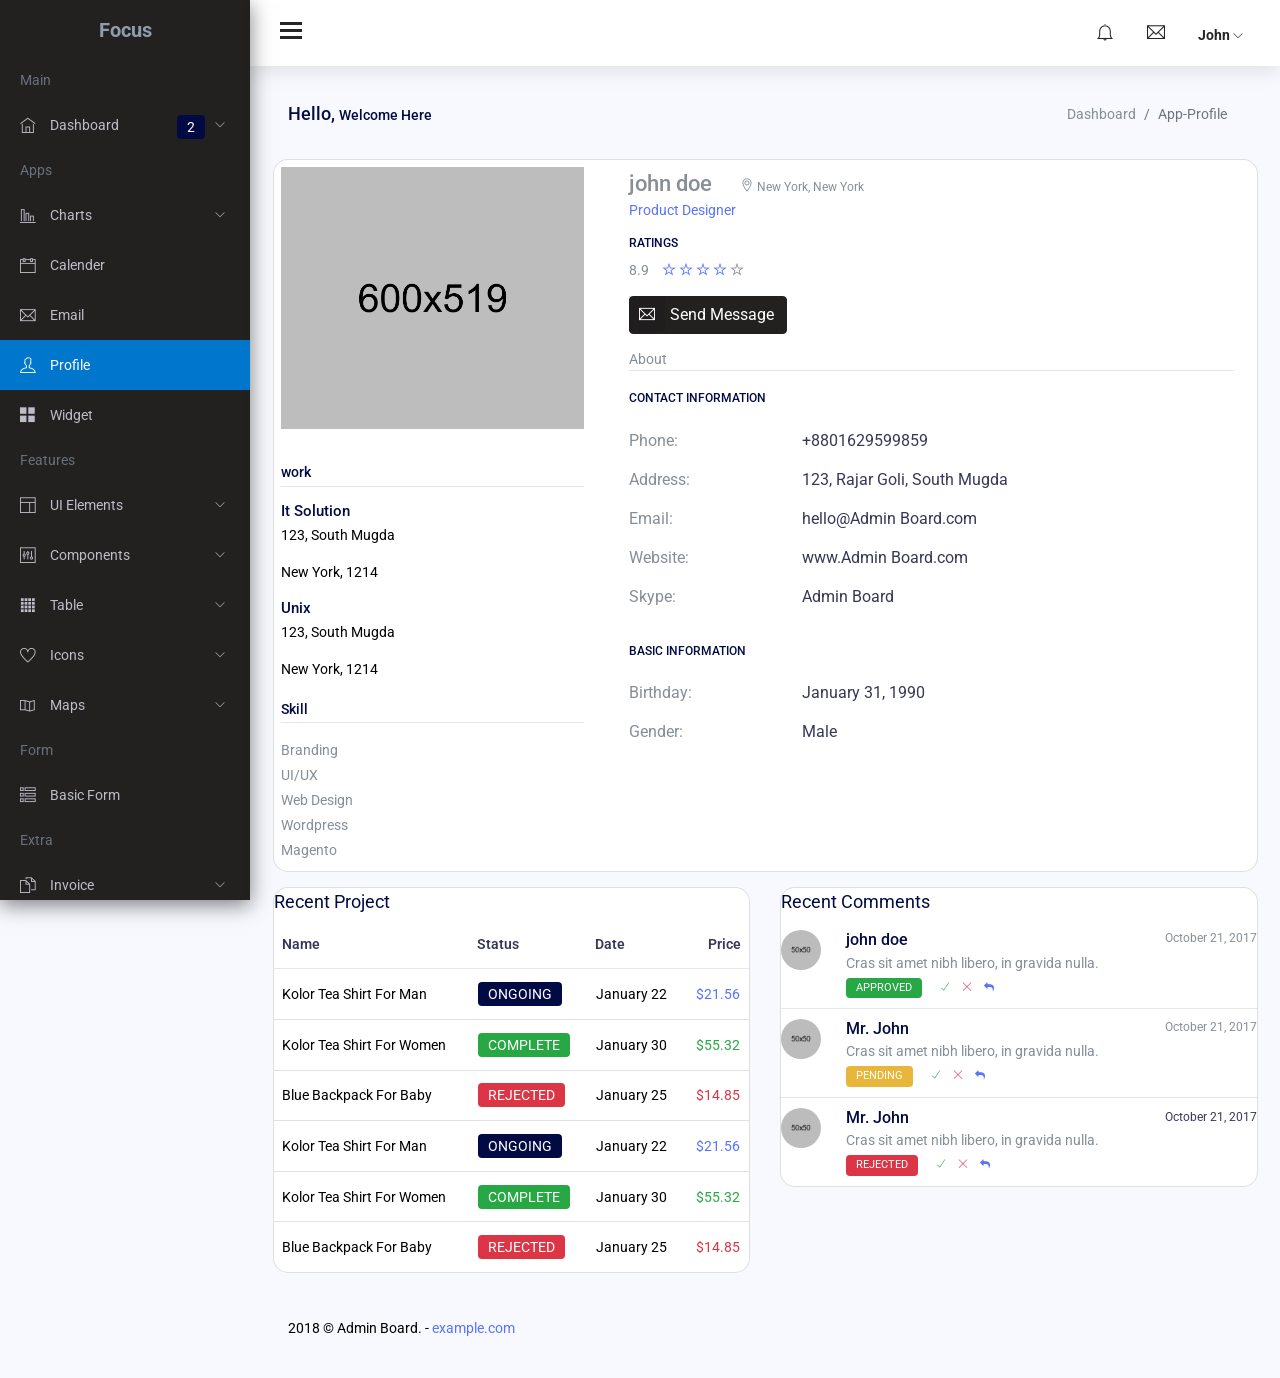
<file: Views/dashboard/app-profile.html>
<!DOCTYPE html>
<html lang="en">

<head>
    <meta charset="utf-8">
    <meta http-equiv="X-UA-Compatible" content="IE=edge">
    <meta name="viewport" content="width=device-width, initial-scale=1">

    <title>Focus Admin Dashboard</title>

    <!-- ================= Favicon ================== -->
    <!-- Standard -->
    <link rel="shortcut icon" href="http://placehold.it/64.png/000/fff">
    <!-- Retina iPad Touch Icon-->
    <link rel="apple-touch-icon" sizes="144x144" href="http://placehold.it/144.png/000/fff">
    <!-- Retina iPhone Touch Icon-->
    <link rel="apple-touch-icon" sizes="114x114" href="http://placehold.it/114.png/000/fff">
    <!-- Standard iPad Touch Icon-->
    <link rel="apple-touch-icon" sizes="72x72" href="http://placehold.it/72.png/000/fff">
    <!-- Standard iPhone Touch Icon-->
    <link rel="apple-touch-icon" sizes="57x57" href="http://placehold.it/57.png/000/fff">   

    <!-- Common -->
    <link href="css/lib/font-awesome.min.css" rel="stylesheet">
    <link href="css/lib/themify-icons.css" rel="stylesheet">
    <link href="css/lib/menubar/sidebar.css" rel="stylesheet">
    <link href="css/lib/bootstrap.min.css" rel="stylesheet">
    <link href="css/lib/helper.css" rel="stylesheet">
    <link href="css/style.css" rel="stylesheet">
</head>

<body>
  <div class="sidebar sidebar-hide-to-small sidebar-shrink sidebar-gestures">
    <div class="nano">
      <div class="nano-content">
        <div class="logo">
          <a href="index.html">
            <!-- <img src="images/logo.png" alt="" /> -->
            <span>Focus</span>
          </a>
        </div>
        <ul>
          <li class="label">Main</li>
          <li>
            <a class="sidebar-sub-toggle">
              <i class="ti-home"></i> Dashboard
              <span class="badge badge-primary">2</span>
              <span class="sidebar-collapse-icon ti-angle-down"></span>
            </a>
            <ul>
              <li>
                <a href="index.html">Dashboard 1</a>
              </li>
              <li>
                <a href="index.html">Dashboard 2</a>
              </li>



            </ul>
          </li>

          <li class="label">Apps</li>
          <li>
            <a class="sidebar-sub-toggle">
              <i class="ti-bar-chart-alt"></i> Charts
              <span class="sidebar-collapse-icon ti-angle-down"></span>
            </a>
            <ul>
              <li>
                <a href="chart-flot.html">Flot</a>
              </li>
              <li>
                <a href="chart-morris.html">Morris</a>
              </li>
              <li>
                <a href="chartjs.html">Chartjs</a>
              </li>
              <li>
                <a href="chartist.html">Chartist</a>
              </li>
              <li>
                <a href="chart-peity.html">Peity</a>
              </li>
              <li>
                <a href="chart-sparkline.html">Sparkle</a>
              </li>
              <li>
                <a href="chart-knob.html">Knob</a>
              </li>
            </ul>
          </li>
          <li>
            <a href="app-event-calender.html">
              <i class="ti-calendar"></i> Calender </a>
          </li>
          <li>
            <a href="app-email.html">
              <i class="ti-email"></i> Email</a>
          </li>
          <li>
            <a href="app-profile.html">
              <i class="ti-user"></i> Profile</a>
          </li>
          <li>
            <a href="app-widget-card.html">
              <i class="ti-layout-grid2-alt"></i> Widget</a>
          </li>
          <li class="label">Features</li>
          <li>
            <a class="sidebar-sub-toggle">
              <i class="ti-layout"></i> UI Elements
              <span class="sidebar-collapse-icon ti-angle-down"></span>
            </a>
            <ul>
              <li>
                <a href="ui-typography.html">Typography</a>
              </li>
              <li>
                <a href="ui-alerts.html">Alerts</a>
              </li>

              <li>
                <a href="ui-button.html">Button</a>
              </li>
              <li>
                <a href="ui-dropdown.html">Dropdown</a>
              </li>

              <li>
                <a href="ui-list-group.html">List Group</a>
              </li>

              <li>
                <a href="ui-progressbar.html">Progressbar</a>
              </li>
              <li>
                <a href="ui-tab.html">Tab</a>
              </li>

            </ul>
          </li>
          <li>
            <a class="sidebar-sub-toggle">
              <i class="ti-panel"></i> Components
              <span class="sidebar-collapse-icon ti-angle-down"></span>
            </a>
            <ul>
              <li>
                <a href="uc-calendar.html">Calendar</a>
              </li>
              <li>
                <a href="uc-carousel.html">Carousel</a>
              </li>
              <li>
                <a href="uc-weather.html">Weather</a>
              </li>
              <li>
                <a href="uc-datamap.html">Datamap</a>
              </li>
              <li>
                <a href="uc-todo-list.html">To do</a>
              </li>
              <li>
                <a href="uc-scrollable.html">Scrollable</a>
              </li>
              <li>
                <a href="uc-sweetalert.html">Sweet Alert</a>
              </li>
              <li>
                <a href="uc-toastr.html">Toastr</a>
              </li>
              <li>
                <a href="uc-range-slider-basic.html">Basic Range Slider</a>
              </li>
              <li>
                <a href="uc-range-slider-advance.html">Advance Range Slider</a>
              </li>
              <li>
                <a href="uc-nestable.html">Nestable</a>
              </li>

              <li>
                <a href="uc-rating-bar-rating.html">Bar Rating</a>
              </li>
              <li>
                <a href="uc-rating-jRate.html">jRate</a>
              </li>
            </ul>
          </li>
          <li>
            <a class="sidebar-sub-toggle">
              <i class="ti-layout-grid4-alt"></i> Table
              <span class="sidebar-collapse-icon ti-angle-down"></span>
            </a>
            <ul>
              <li>
                <a href="table-basic.html">Basic</a>
              </li>

              <li>
                <a href="table-export.html">Datatable Export</a>
              </li>
              <li>
                <a href="table-row-select.html">Datatable Row Select</a>
              </li>
              <li>
                <a href="table-jsgrid.html">Editable </a>
              </li>
            </ul>
          </li>
          <li>
            <a class="sidebar-sub-toggle">
              <i class="ti-heart"></i> Icons
              <span class="sidebar-collapse-icon ti-angle-down"></span>
            </a>
            <ul>
              <li>
                <a href="font-themify.html">Themify</a>
              </li>
            </ul>
          </li>
          <li>
            <a class="sidebar-sub-toggle">
              <i class="ti-map"></i> Maps
              <span class="sidebar-collapse-icon ti-angle-down"></span>
            </a>
            <ul>
              <li>
                <a href="gmaps.html">Basic</a>
              </li>
              <li>
                <a href="vector-map.html">Vector Map</a>
              </li>
            </ul>
          </li>
          <li class="label">Form</li>
          <li>
            <a href="form-basic.html">
              <i class="ti-view-list-alt"></i> Basic Form </a>
          </li>
          <li class="label">Extra</li>
          <li>
            <a class="sidebar-sub-toggle">
              <i class="ti-files"></i> Invoice
              <span class="sidebar-collapse-icon ti-angle-down"></span>
            </a>
            <ul>
              <li>
                <a href="invoice.html">Basic</a>
              </li>
              <li>
                <a href="invoice-editable.html">Editable</a>
              </li>
            </ul>
          </li>
          <li>
            <a class="sidebar-sub-toggle">
              <i class="ti-target"></i> Pages
              <span class="sidebar-collapse-icon ti-angle-down"></span>
            </a>
            <ul>
              <li>
                <a href="page-login.html">Login</a>
              </li>
              <li>
                <a href="page-register.html">Register</a>
              </li>
              <li>
                <a href="page-reset-password.html">Forgot password</a>
              </li>
            </ul>
          </li>
          <li>
            <a href="../documentation/index.html">
              <i class="ti-file"></i> Documentation</a>
          </li>
          <li>
            <a>
              <i class="ti-close"></i> Logout</a>
          </li>
        </ul>
      </div>
    </div>
  </div>
  <!-- /# sidebar -->


  <div class="header">
    <div class="container-fluid">
      <div class="row">
        <div class="col-lg-12">
          <div class="float-left">
            <div class="hamburger sidebar-toggle">
              <span class="line"></span>
              <span class="line"></span>
              <span class="line"></span>
            </div>
          </div>
          <div class="float-right">
            <div class="dropdown dib">
              <div class="header-icon" data-toggle="dropdown">
                <i class="ti-bell"></i>
                <div class="drop-down dropdown-menu dropdown-menu-right">
                  <div class="dropdown-content-heading">
                    <span class="text-left">Recent Notifications</span>
                  </div>
                  <div class="dropdown-content-body">
                    <ul>
                      <li>
                        <a href="#">
                          <img class="pull-left m-r-10 avatar-img" src="images/avatar/3.jpg" alt="" />
                          <div class="notification-content">
                            <small class="notification-timestamp pull-right">02:34 PM</small>
                            <div class="notification-heading">Mr. John</div>
                            <div class="notification-text">5 members joined today </div>
                          </div>
                        </a>
                      </li>
                      <li>
                        <a href="#">
                          <img class="pull-left m-r-10 avatar-img" src="images/avatar/3.jpg" alt="" />
                          <div class="notification-content">
                            <small class="notification-timestamp pull-right">02:34 PM</small>
                            <div class="notification-heading">Mariam</div>
                            <div class="notification-text">likes a photo of you</div>
                          </div>
                        </a>
                      </li>
                      <li>
                        <a href="#">
                          <img class="pull-left m-r-10 avatar-img" src="images/avatar/3.jpg" alt="" />
                          <div class="notification-content">
                            <small class="notification-timestamp pull-right">02:34 PM</small>
                            <div class="notification-heading">Tasnim</div>
                            <div class="notification-text">Hi Teddy, Just wanted to let you ...</div>
                          </div>
                        </a>
                      </li>
                      <li>
                        <a href="#">
                          <img class="pull-left m-r-10 avatar-img" src="images/avatar/3.jpg" alt="" />
                          <div class="notification-content">
                            <small class="notification-timestamp pull-right">02:34 PM</small>
                            <div class="notification-heading">Mr. John</div>
                            <div class="notification-text">Hi Teddy, Just wanted to let you ...</div>
                          </div>
                        </a>
                      </li>
                      <li class="text-center">
                        <a href="#" class="more-link">See All</a>
                      </li>
                    </ul>
                  </div>
                </div>
              </div>
            </div>
            <div class="dropdown dib">
              <div class="header-icon" data-toggle="dropdown">
                <i class="ti-email"></i>
                <div class="drop-down dropdown-menu dropdown-menu-right">
                  <div class="dropdown-content-heading">
                    <span class="text-left">2 New Messages</span>
                    <a href="email.html">
                      <i class="ti-pencil-alt pull-right"></i>
                    </a>
                  </div>
                  <div class="dropdown-content-body">
                    <ul>
                      <li class="notification-unread">
                        <a href="#">
                          <img class="pull-left m-r-10 avatar-img" src="images/avatar/1.jpg" alt="" />
                          <div class="notification-content">
                            <small class="notification-timestamp pull-right">02:34 PM</small>
                            <div class="notification-heading">Michael Qin</div>
                            <div class="notification-text">Hi Teddy, Just wanted to let you ...</div>
                          </div>
                        </a>
                      </li>
                      <li class="notification-unread">
                        <a href="#">
                          <img class="pull-left m-r-10 avatar-img" src="images/avatar/2.jpg" alt="" />
                          <div class="notification-content">
                            <small class="notification-timestamp pull-right">02:34 PM</small>
                            <div class="notification-heading">Mr. John</div>
                            <div class="notification-text">Hi Teddy, Just wanted to let you ...</div>
                          </div>
                        </a>
                      </li>
                      <li>
                        <a href="#">
                          <img class="pull-left m-r-10 avatar-img" src="images/avatar/3.jpg" alt="" />
                          <div class="notification-content">
                            <small class="notification-timestamp pull-right">02:34 PM</small>
                            <div class="notification-heading">Michael Qin</div>
                            <div class="notification-text">Hi Teddy, Just wanted to let you ...</div>
                          </div>
                        </a>
                      </li>
                      <li>
                        <a href="#">
                          <img class="pull-left m-r-10 avatar-img" src="images/avatar/2.jpg" alt="" />
                          <div class="notification-content">
                            <small class="notification-timestamp pull-right">02:34 PM</small>
                            <div class="notification-heading">Mr. John</div>
                            <div class="notification-text">Hi Teddy, Just wanted to let you ...</div>
                          </div>
                        </a>
                      </li>
                      <li class="text-center">
                        <a href="#" class="more-link">See All</a>
                      </li>
                    </ul>
                  </div>
                </div>
              </div>
            </div>
            <div class="dropdown dib">
              <div class="header-icon" data-toggle="dropdown">
                <span class="user-avatar">John
                  <i class="ti-angle-down f-s-10"></i>
                </span>
                <div class="drop-down dropdown-profile dropdown-menu dropdown-menu-right">
                  <div class="dropdown-content-heading">
                    <span class="text-left">Upgrade Now</span>
                    <p class="trial-day">30 Days Trail</p>
                  </div>
                  <div class="dropdown-content-body">
                    <ul>
                      <li>
                        <a href="#">
                          <i class="ti-user"></i>
                          <span>Profile</span>
                        </a>
                      </li>

                      <li>
                        <a href="#">
                          <i class="ti-email"></i>
                          <span>Inbox</span>
                        </a>
                      </li>
                      <li>
                        <a href="#">
                          <i class="ti-settings"></i>
                          <span>Setting</span>
                        </a>
                      </li>

                      <li>
                        <a href="#">
                          <i class="ti-lock"></i>
                          <span>Lock Screen</span>
                        </a>
                      </li>
                      <li>
                        <a href="#">
                          <i class="ti-power-off"></i>
                          <span>Logout</span>
                        </a>
                      </li>
                    </ul>
                  </div>
                </div>
              </div>
            </div>
          </div>
        </div>
      </div>
    </div>
  </div>



  <div class="content-wrap">
    <div class="main">
      <div class="container-fluid">
        <div class="row">
          <div class="col-lg-8 p-r-0 title-margin-right">
            <div class="page-header">
              <div class="page-title">
                <h1>Hello,
                  <span>Welcome Here</span>
                </h1>
              </div>
            </div>
          </div>
          <!-- /# column -->
          <div class="col-lg-4 p-l-0 title-margin-left">
            <div class="page-header">
              <div class="page-title">
                <ol class="breadcrumb">
                  <li class="breadcrumb-item">
                    <a href="#">Dashboard</a>
                  </li>
                  <li class="breadcrumb-item active">App-Profile</li>
                </ol>
              </div>
            </div>
          </div>
          <!-- /# column -->
        </div>
        <!-- /# row -->
        <section id="main-content">
          <div class="row">
            <div class="col-lg-12">
              <div class="card">
                <div class="card-body">
                  <div class="user-profile">
                    <div class="row">
                      <div class="col-lg-4">
                        <div class="user-photo m-b-30">
                          <img class="img-fluid" src="images/user-profile.jpg" alt="" />
                        </div>
                        <div class="user-work">
                          <h4>work</h4>
                          <div class="work-content">
                            <h3>It Solution </h3>
                            <p>123, South Mugda</p>
                            <p>New York, 1214</p>
                          </div>
                          <div class="work-content">
                            <h3>Unix</h3>
                            <p>123, South Mugda</p>
                            <p>New York, 1214</p>
                          </div>
                        </div>
                        <div class="user-skill">
                          <h4>Skill</h4>
                          <ul>
                            <li>
                              <a href="#">Branding</a>
                            </li>
                            <li>
                              <a href="#">UI/UX</a>
                            </li>
                            <li>
                              <a href="#">Web Design</a>
                            </li>
                            <li>
                              <a href="#">Wordpress</a>
                            </li>
                            <li>
                              <a href="#">Magento</a>
                            </li>
                          </ul>
                        </div>
                      </div>
                      <div class="col-lg-8">
                        <div class="user-profile-name">john doe</div>
                        <div class="user-Location">
                          <i class="ti-location-pin"></i> New York, New York</div>
                        <div class="user-job-title">Product Designer</div>
                        <div class="ratings">
                          <h4>Ratings</h4>
                          <div class="rating-star">
                            <span>8.9</span>
                            <i class="ti-star color-primary"></i>
                            <i class="ti-star color-primary"></i>
                            <i class="ti-star color-primary"></i>
                            <i class="ti-star color-primary"></i>
                            <i class="ti-star"></i>
                          </div>
                        </div>
                        <div class="user-send-message">
                          <button class="btn btn-primary btn-addon" type="button">
                            <i class="ti-email"></i>Send Message</button>
                        </div>
                        <div class="custom-tab user-profile-tab">
                          <ul class="nav nav-tabs" role="tablist">
                            <li role="presentation" class="active">
                              <a href="#1" aria-controls="1" role="tab" data-toggle="tab">About</a>
                            </li>
                          </ul>
                          <div class="tab-content">
                            <div role="tabpanel" class="tab-pane active" id="1">
                              <div class="contact-information">
                                <h4>Contact information</h4>
                                <div class="phone-content">
                                  <span class="contact-title">Phone:</span>
                                  <span class="phone-number">+8801629599859</span>
                                </div>
                                <div class="address-content">
                                  <span class="contact-title">Address:</span>
                                  <span class="mail-address">123, Rajar Goli, South Mugda</span>
                                </div>
                                <div class="email-content">
                                  <span class="contact-title">Email:</span>
                                  <span class="contact-email">hello@Admin Board.com</span>
                                </div>
                                <div class="website-content">
                                  <span class="contact-title">Website:</span>
                                  <span class="contact-website">www.Admin Board.com</span>
                                </div>
                                <div class="skype-content">
                                  <span class="contact-title">Skype:</span>
                                  <span class="contact-skype">Admin Board</span>
                                </div>
                              </div>
                              <div class="basic-information">
                                <h4>Basic information</h4>
                                <div class="birthday-content">
                                  <span class="contact-title">Birthday:</span>
                                  <span class="birth-date">January 31, 1990 </span>
                                </div>
                                <div class="gender-content">
                                  <span class="contact-title">Gender:</span>
                                  <span class="gender">Male</span>
                                </div>
                              </div>
                            </div>
                          </div>
                        </div>
                      </div>
                    </div>
                  </div>
                </div>
              </div>
            </div>
          </div>
          <!-- /# row -->
          <div class="row">
            <div class="col-lg-6">
              <div class="card">
                <div class="card-title">
                  <h4>Recent Project </h4>

                </div>
                <div class="card-body">
                  <div class="table-responsive">
                    <table class="table table-hover ">
                      <thead>
                        <tr>
                          <th>Name</th>
                          <th>Status</th>
                          <th>Date</th>
                          <th>Price</th>
                        </tr>
                      </thead>
                      <tbody>
                        <tr>
                          <td>Kolor Tea Shirt For Man</td>
                          <td>
                            <span class="badge badge-primary">Ongoing</span>
                          </td>
                          <td>January 22</td>
                          <td class="color-primary">$21.56</td>
                        </tr>
                        <tr>
                          <td>Kolor Tea Shirt For Women</td>
                          <td>
                            <span class="badge badge-success">Complete</span>
                          </td>
                          <td>January 30</td>
                          <td class="color-success">$55.32</td>
                        </tr>
                        <tr>
                          <td>Blue Backpack For Baby</td>
                          <td>
                            <span class="badge badge-danger">Rejected</span>
                          </td>
                          <td>January 25</td>
                          <td class="color-danger">$14.85</td>
                        </tr>
                        <tr>
                          <td>Kolor Tea Shirt For Man</td>
                          <td>
                            <span class="badge badge-primary">Ongoing</span>
                          </td>
                          <td>January 22</td>
                          <td class="color-primary">$21.56</td>
                        </tr>
                        <tr>
                          <td>Kolor Tea Shirt For Women</td>
                          <td>
                            <span class="badge badge-success">Complete</span>
                          </td>
                          <td>January 30</td>
                          <td class="color-success">$55.32</td>
                        </tr>
                        <tr>
                          <td>Blue Backpack For Baby</td>
                          <td>
                            <span class="badge badge-danger">Rejected</span>
                          </td>
                          <td>January 25</td>
                          <td class="color-danger">$14.85</td>
                        </tr>
                      </tbody>
                    </table>
                  </div>
                </div>
              </div>
            </div>
            <!-- /# column -->
            <div class="col-lg-6">
              <div class="card">
                <div class="card-title">
                  <h4>Recent Comments </h4>

                </div>
                <div class="recent-comment">
                  <div class="media">
                    <div class="media-left">
                      <a href="#">
                        <img class="media-object" src="images/avatar/1.jpg" alt="...">
                      </a>
                    </div>
                    <div class="media-body">
                      <h4 class="media-heading">john doe</h4>
                      <p>Cras sit amet nibh libero, in gravida nulla. </p>
                      <div class="comment-action">
                        <div class="badge badge-success">Approved</div>
                        <span class="m-l-10">
                          <a href="#">
                            <i class="ti-check color-success"></i>
                          </a>
                          <a href="#">
                            <i class="ti-close color-danger"></i>
                          </a>
                          <a href="#">
                            <i class="fa fa-reply color-primary"></i>
                          </a>
                        </span>
                      </div>
                      <p class="comment-date">October 21, 2017</p>
                    </div>
                  </div>
                  <div class="media">
                    <div class="media-left">
                      <a href="#">
                        <img class="media-object" src="images/avatar/2.jpg" alt="...">
                      </a>
                    </div>
                    <div class="media-body">
                      <h4 class="media-heading">Mr. John</h4>
                      <p>Cras sit amet nibh libero, in gravida nulla. </p>
                      <div class="comment-action">
                        <div class="badge badge-warning">Pending</div>
                        <span class="m-l-10">
                          <a href="#">
                            <i class="ti-check color-success"></i>
                          </a>
                          <a href="#">
                            <i class="ti-close color-danger"></i>
                          </a>
                          <a href="#">
                            <i class="fa fa-reply color-primary"></i>
                          </a>
                        </span>
                      </div>
                      <p class="comment-date">October 21, 2017</p>
                    </div>
                  </div>
                  <div class="media no-border">
                    <div class="media-left">
                      <a href="#">
                        <img class="media-object" src="images/avatar/3.jpg" alt="...">
                      </a>
                    </div>
                    <div class="media-body">
                      <h4 class="media-heading">Mr. John</h4>
                      <p>Cras sit amet nibh libero, in gravida nulla. </p>
                      <div class="comment-action">
                        <div class="badge badge-danger">Rejected</div>
                        <span class="m-l-10">
                          <a href="#">
                            <i class="ti-check color-success"></i>
                          </a>
                          <a href="#">
                            <i class="ti-close color-danger"></i>
                          </a>
                          <a href="#">
                            <i class="fa fa-reply color-primary"></i>
                          </a>
                        </span>
                      </div>
                      <div class="comment-date">October 21, 2017</div>
                    </div>
                  </div>
                </div>
              </div>
              <!-- /# card -->
            </div>
            <!-- /# column -->
          </div>
          <div class="row">
            <div class="col-lg-12">
              <div class="footer">
                <p>2018 © Admin Board. -
                  <a href="#">example.com</a>
                </p>
              </div>
            </div>
          </div>
        </section>
      </div>
    </div>
  </div>







    <!-- Common -->
    <script src="js/lib/jquery.min.js"></script>
    <script src="js/lib/jquery.nanoscroller.min.js"></script>
    <script src="js/lib/menubar/sidebar.js"></script>
    <script src="js/lib/preloader/pace.min.js"></script>
    <script src="js/lib/bootstrap.min.js"></script>
    <script src="js/scripts.js"></script>

</body>

</html>
</file>
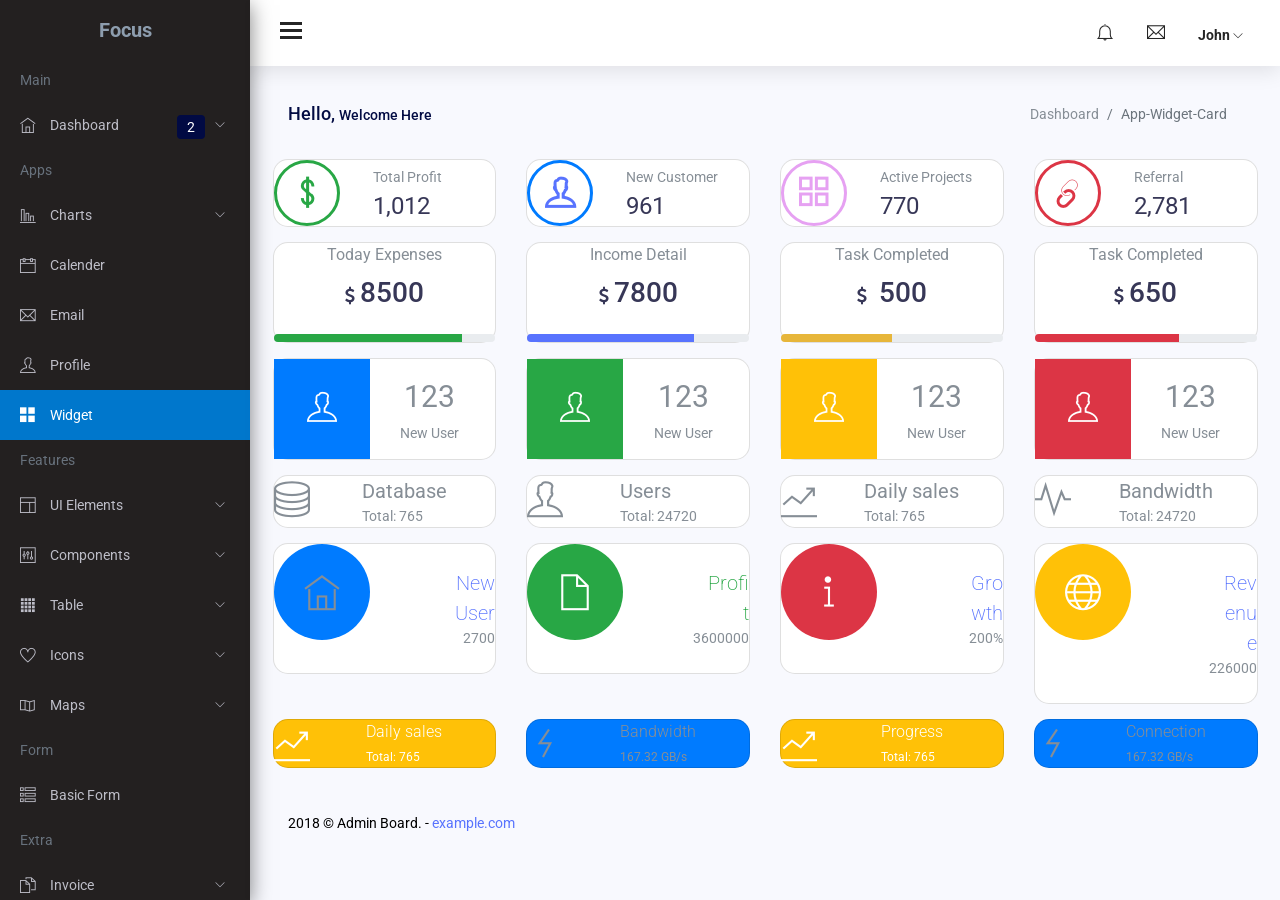
<file: Views/dashboard/app-widget-card.html>
<!DOCTYPE html>
<html lang="en">

<head>
  <meta charset="utf-8">
  <meta http-equiv="X-UA-Compatible" content="IE=edge">
  <meta name="viewport" content="width=device-width, initial-scale=1">

  <title>Focus Admin Dashboard</title>

  <!-- ================= Favicon ================== -->
  <!-- Standard -->
  <link rel="shortcut icon" href="http://placehold.it/64.png/000/fff">
  <!-- Retina iPad Touch Icon-->
  <link rel="apple-touch-icon" sizes="144x144" href="http://placehold.it/144.png/000/fff">
  <!-- Retina iPhone Touch Icon-->
  <link rel="apple-touch-icon" sizes="114x114" href="http://placehold.it/114.png/000/fff">
  <!-- Standard iPad Touch Icon-->
  <link rel="apple-touch-icon" sizes="72x72" href="http://placehold.it/72.png/000/fff">
  <!-- Standard iPhone Touch Icon-->
  <link rel="apple-touch-icon" sizes="57x57" href="http://placehold.it/57.png/000/fff">


  <!-- Common -->
  <link href="css/lib/font-awesome.min.css" rel="stylesheet">
  <link href="css/lib/themify-icons.css" rel="stylesheet">
  <link href="css/lib/menubar/sidebar.css" rel="stylesheet">
  <link href="css/lib/bootstrap.min.css" rel="stylesheet">
  <link href="css/lib/helper.css" rel="stylesheet">
  <link href="css/style.css" rel="stylesheet">
</head>

<body>

  <div class="sidebar sidebar-hide-to-small sidebar-shrink sidebar-gestures">
    <div class="nano">
      <div class="nano-content">
        <div class="logo">
          <a href="index.html">
            <!-- <img src="images/logo.png" alt="" /> -->
            <span>Focus</span>
          </a>
        </div>
        <ul>
          <li class="label">Main</li>
          <li>
            <a class="sidebar-sub-toggle">
              <i class="ti-home"></i> Dashboard
              <span class="badge badge-primary">2</span>
              <span class="sidebar-collapse-icon ti-angle-down"></span>
            </a>
            <ul>
              <li>
                <a href="index.html">Dashboard 1</a>
              </li>
              <li>
                <a href="index.html">Dashboard 2</a>
              </li>



            </ul>
          </li>

          <li class="label">Apps</li>
          <li>
            <a class="sidebar-sub-toggle">
              <i class="ti-bar-chart-alt"></i> Charts
              <span class="sidebar-collapse-icon ti-angle-down"></span>
            </a>
            <ul>
              <li>
                <a href="chart-flot.html">Flot</a>
              </li>
              <li>
                <a href="chart-morris.html">Morris</a>
              </li>
              <li>
                <a href="chartjs.html">Chartjs</a>
              </li>
              <li>
                <a href="chartist.html">Chartist</a>
              </li>
              <li>
                <a href="chart-peity.html">Peity</a>
              </li>
              <li>
                <a href="chart-sparkline.html">Sparkle</a>
              </li>
              <li>
                <a href="chart-knob.html">Knob</a>
              </li>
            </ul>
          </li>
          <li>
            <a href="app-event-calender.html">
              <i class="ti-calendar"></i> Calender </a>
          </li>
          <li>
            <a href="app-email.html">
              <i class="ti-email"></i> Email</a>
          </li>
          <li>
            <a href="app-profile.html">
              <i class="ti-user"></i> Profile</a>
          </li>
          <li>
            <a href="app-widget-card.html">
              <i class="ti-layout-grid2-alt"></i> Widget</a>
          </li>
          <li class="label">Features</li>
          <li>
            <a class="sidebar-sub-toggle">
              <i class="ti-layout"></i> UI Elements
              <span class="sidebar-collapse-icon ti-angle-down"></span>
            </a>
            <ul>
              <li>
                <a href="ui-typography.html">Typography</a>
              </li>
              <li>
                <a href="ui-alerts.html">Alerts</a>
              </li>

              <li>
                <a href="ui-button.html">Button</a>
              </li>
              <li>
                <a href="ui-dropdown.html">Dropdown</a>
              </li>

              <li>
                <a href="ui-list-group.html">List Group</a>
              </li>

              <li>
                <a href="ui-progressbar.html">Progressbar</a>
              </li>
              <li>
                <a href="ui-tab.html">Tab</a>
              </li>

            </ul>
          </li>
          <li>
            <a class="sidebar-sub-toggle">
              <i class="ti-panel"></i> Components
              <span class="sidebar-collapse-icon ti-angle-down"></span>
            </a>
            <ul>
              <li>
                <a href="uc-calendar.html">Calendar</a>
              </li>
              <li>
                <a href="uc-carousel.html">Carousel</a>
              </li>
              <li>
                <a href="uc-weather.html">Weather</a>
              </li>
              <li>
                <a href="uc-datamap.html">Datamap</a>
              </li>
              <li>
                <a href="uc-todo-list.html">To do</a>
              </li>
              <li>
                <a href="uc-scrollable.html">Scrollable</a>
              </li>
              <li>
                <a href="uc-sweetalert.html">Sweet Alert</a>
              </li>
              <li>
                <a href="uc-toastr.html">Toastr</a>
              </li>
              <li>
                <a href="uc-range-slider-basic.html">Basic Range Slider</a>
              </li>
              <li>
                <a href="uc-range-slider-advance.html">Advance Range Slider</a>
              </li>
              <li>
                <a href="uc-nestable.html">Nestable</a>
              </li>

              <li>
                <a href="uc-rating-bar-rating.html">Bar Rating</a>
              </li>
              <li>
                <a href="uc-rating-jRate.html">jRate</a>
              </li>
            </ul>
          </li>
          <li>
            <a class="sidebar-sub-toggle">
              <i class="ti-layout-grid4-alt"></i> Table
              <span class="sidebar-collapse-icon ti-angle-down"></span>
            </a>
            <ul>
              <li>
                <a href="table-basic.html">Basic</a>
              </li>

              <li>
                <a href="table-export.html">Datatable Export</a>
              </li>
              <li>
                <a href="table-row-select.html">Datatable Row Select</a>
              </li>
              <li>
                <a href="table-jsgrid.html">Editable </a>
              </li>
            </ul>
          </li>
          <li>
            <a class="sidebar-sub-toggle">
              <i class="ti-heart"></i> Icons
              <span class="sidebar-collapse-icon ti-angle-down"></span>
            </a>
            <ul>
              <li>
                <a href="font-themify.html">Themify</a>
              </li>
            </ul>
          </li>
          <li>
            <a class="sidebar-sub-toggle">
              <i class="ti-map"></i> Maps
              <span class="sidebar-collapse-icon ti-angle-down"></span>
            </a>
            <ul>
              <li>
                <a href="gmaps.html">Basic</a>
              </li>
              <li>
                <a href="vector-map.html">Vector Map</a>
              </li>
            </ul>
          </li>
          <li class="label">Form</li>
          <li>
            <a href="form-basic.html">
              <i class="ti-view-list-alt"></i> Basic Form </a>
          </li>
          <li class="label">Extra</li>
          <li>
            <a class="sidebar-sub-toggle">
              <i class="ti-files"></i> Invoice
              <span class="sidebar-collapse-icon ti-angle-down"></span>
            </a>
            <ul>
              <li>
                <a href="invoice.html">Basic</a>
              </li>
              <li>
                <a href="invoice-editable.html">Editable</a>
              </li>
            </ul>
          </li>
          <li>
            <a class="sidebar-sub-toggle">
              <i class="ti-target"></i> Pages
              <span class="sidebar-collapse-icon ti-angle-down"></span>
            </a>
            <ul>
              <li>
                <a href="page-login.html">Login</a>
              </li>
              <li>
                <a href="page-register.html">Register</a>
              </li>
              <li>
                <a href="page-reset-password.html">Forgot password</a>
              </li>
            </ul>
          </li>
          <li>
            <a href="../documentation/index.html">
              <i class="ti-file"></i> Documentation</a>
          </li>
          <li>
            <a>
              <i class="ti-close"></i> Logout</a>
          </li>
        </ul>
      </div>
    </div>
  </div>
  <!-- /# sidebar -->


  <div class="header">
    <div class="container-fluid">
      <div class="row">
        <div class="col-lg-12">
          <div class="float-left">
            <div class="hamburger sidebar-toggle">
              <span class="line"></span>
              <span class="line"></span>
              <span class="line"></span>
            </div>
          </div>
          <div class="float-right">
            <div class="dropdown dib">
              <div class="header-icon" data-toggle="dropdown">
                <i class="ti-bell"></i>
                <div class="drop-down dropdown-menu dropdown-menu-right">
                  <div class="dropdown-content-heading">
                    <span class="text-left">Recent Notifications</span>
                  </div>
                  <div class="dropdown-content-body">
                    <ul>
                      <li>
                        <a href="#">
                          <img class="pull-left m-r-10 avatar-img" src="images/avatar/3.jpg" alt="" />
                          <div class="notification-content">
                            <small class="notification-timestamp pull-right">02:34 PM</small>
                            <div class="notification-heading">Mr. John</div>
                            <div class="notification-text">5 members joined today </div>
                          </div>
                        </a>
                      </li>
                      <li>
                        <a href="#">
                          <img class="pull-left m-r-10 avatar-img" src="images/avatar/3.jpg" alt="" />
                          <div class="notification-content">
                            <small class="notification-timestamp pull-right">02:34 PM</small>
                            <div class="notification-heading">Mariam</div>
                            <div class="notification-text">likes a photo of you</div>
                          </div>
                        </a>
                      </li>
                      <li>
                        <a href="#">
                          <img class="pull-left m-r-10 avatar-img" src="images/avatar/3.jpg" alt="" />
                          <div class="notification-content">
                            <small class="notification-timestamp pull-right">02:34 PM</small>
                            <div class="notification-heading">Tasnim</div>
                            <div class="notification-text">Hi Teddy, Just wanted to let you ...</div>
                          </div>
                        </a>
                      </li>
                      <li>
                        <a href="#">
                          <img class="pull-left m-r-10 avatar-img" src="images/avatar/3.jpg" alt="" />
                          <div class="notification-content">
                            <small class="notification-timestamp pull-right">02:34 PM</small>
                            <div class="notification-heading">Mr. John</div>
                            <div class="notification-text">Hi Teddy, Just wanted to let you ...</div>
                          </div>
                        </a>
                      </li>
                      <li class="text-center">
                        <a href="#" class="more-link">See All</a>
                      </li>
                    </ul>
                  </div>
                </div>
              </div>
            </div>
            <div class="dropdown dib">
              <div class="header-icon" data-toggle="dropdown">
                <i class="ti-email"></i>
                <div class="drop-down dropdown-menu dropdown-menu-right">
                  <div class="dropdown-content-heading">
                    <span class="text-left">2 New Messages</span>
                    <a href="email.html">
                      <i class="ti-pencil-alt pull-right"></i>
                    </a>
                  </div>
                  <div class="dropdown-content-body">
                    <ul>
                      <li class="notification-unread">
                        <a href="#">
                          <img class="pull-left m-r-10 avatar-img" src="images/avatar/1.jpg" alt="" />
                          <div class="notification-content">
                            <small class="notification-timestamp pull-right">02:34 PM</small>
                            <div class="notification-heading">Michael Qin</div>
                            <div class="notification-text">Hi Teddy, Just wanted to let you ...</div>
                          </div>
                        </a>
                      </li>
                      <li class="notification-unread">
                        <a href="#">
                          <img class="pull-left m-r-10 avatar-img" src="images/avatar/2.jpg" alt="" />
                          <div class="notification-content">
                            <small class="notification-timestamp pull-right">02:34 PM</small>
                            <div class="notification-heading">Mr. John</div>
                            <div class="notification-text">Hi Teddy, Just wanted to let you ...</div>
                          </div>
                        </a>
                      </li>
                      <li>
                        <a href="#">
                          <img class="pull-left m-r-10 avatar-img" src="images/avatar/3.jpg" alt="" />
                          <div class="notification-content">
                            <small class="notification-timestamp pull-right">02:34 PM</small>
                            <div class="notification-heading">Michael Qin</div>
                            <div class="notification-text">Hi Teddy, Just wanted to let you ...</div>
                          </div>
                        </a>
                      </li>
                      <li>
                        <a href="#">
                          <img class="pull-left m-r-10 avatar-img" src="images/avatar/2.jpg" alt="" />
                          <div class="notification-content">
                            <small class="notification-timestamp pull-right">02:34 PM</small>
                            <div class="notification-heading">Mr. John</div>
                            <div class="notification-text">Hi Teddy, Just wanted to let you ...</div>
                          </div>
                        </a>
                      </li>
                      <li class="text-center">
                        <a href="#" class="more-link">See All</a>
                      </li>
                    </ul>
                  </div>
                </div>
              </div>
            </div>
            <div class="dropdown dib">
              <div class="header-icon" data-toggle="dropdown">
                <span class="user-avatar">John
                  <i class="ti-angle-down f-s-10"></i>
                </span>
                <div class="drop-down dropdown-profile dropdown-menu dropdown-menu-right">
                  <div class="dropdown-content-heading">
                    <span class="text-left">Upgrade Now</span>
                    <p class="trial-day">30 Days Trail</p>
                  </div>
                  <div class="dropdown-content-body">
                    <ul>
                      <li>
                        <a href="#">
                          <i class="ti-user"></i>
                          <span>Profile</span>
                        </a>
                      </li>

                      <li>
                        <a href="#">
                          <i class="ti-email"></i>
                          <span>Inbox</span>
                        </a>
                      </li>
                      <li>
                        <a href="#">
                          <i class="ti-settings"></i>
                          <span>Setting</span>
                        </a>
                      </li>

                      <li>
                        <a href="#">
                          <i class="ti-lock"></i>
                          <span>Lock Screen</span>
                        </a>
                      </li>
                      <li>
                        <a href="#">
                          <i class="ti-power-off"></i>
                          <span>Logout</span>
                        </a>
                      </li>
                    </ul>
                  </div>
                </div>
              </div>
            </div>
          </div>
        </div>
      </div>
    </div>
  </div>



  <div class="content-wrap">
    <div class="main">
      <div class="container-fluid">
        <div class="row">
          <div class="col-lg-8 p-r-0 title-margin-right">
            <div class="page-header">
              <div class="page-title">
                <h1>Hello,
                  <span>Welcome Here</span>
                </h1>
              </div>
            </div>
          </div>
          <!-- /# column -->
          <div class="col-lg-4 p-l-0 title-margin-left">
            <div class="page-header">
              <div class="page-title">
                <ol class="breadcrumb">
                  <li class="breadcrumb-item">
                    <a href="#">Dashboard</a>
                  </li>
                  <li class="breadcrumb-item active">App-Widget-Card</li>
                </ol>
              </div>
            </div>
          </div>
          <!-- /# column -->
        </div>
        <!-- /# row -->
        <div id="main-content">
          <div class="row">
            <div class="col-lg-3">
              <div class="card">
                <div class="stat-widget-one">
                  <div class="stat-icon dib">
                    <i class="ti-money color-success border-success"></i>
                  </div>
                  <div class="stat-content dib">
                    <div class="stat-text">Total Profit</div>
                    <div class="stat-digit">1,012</div>
                  </div>
                </div>
              </div>
            </div>
            <div class="col-lg-3">
              <div class="card">
                <div class="stat-widget-one">
                  <div class="stat-icon dib">
                    <i class="ti-user color-primary border-primary"></i>
                  </div>
                  <div class="stat-content dib">
                    <div class="stat-text">New Customer</div>
                    <div class="stat-digit">961</div>
                  </div>
                </div>
              </div>
            </div>
            <div class="col-lg-3">
              <div class="card">
                <div class="stat-widget-one">
                  <div class="stat-icon dib">
                    <i class="ti-layout-grid2 color-pink border-pink"></i>
                  </div>
                  <div class="stat-content dib">
                    <div class="stat-text">Active Projects</div>
                    <div class="stat-digit">770</div>
                  </div>
                </div>
              </div>
            </div>
            <div class="col-lg-3">
              <div class="card">
                <div class="stat-widget-one">
                  <div class="stat-icon dib">
                    <i class="ti-link color-danger border-danger"></i>
                  </div>
                  <div class="stat-content dib">
                    <div class="stat-text">Referral</div>
                    <div class="stat-digit">2,781</div>
                  </div>
                </div>
              </div>
            </div>
          </div>
          <div class="row">
            <div class="col-lg-3">
              <div class="card">
                <div class="stat-widget-two">
                  <div class="stat-content">
                    <div class="stat-text">Today Expenses </div>
                    <div class="stat-digit">
                      <i class="fa fa-usd"></i>8500</div>
                  </div>
                  <div class="progress">
                    <div class="progress-bar progress-bar-success w-85" role="progressbar" aria-valuenow="85" aria-valuemin="0" aria-valuemax="100"></div>
                  </div>
                </div>
              </div>
            </div>
            <div class="col-lg-3">
              <div class="card">
                <div class="stat-widget-two">
                  <div class="stat-content">
                    <div class="stat-text">Income Detail</div>
                    <div class="stat-digit">
                      <i class="fa fa-usd"></i>7800</div>
                  </div>
                  <div class="progress">
                    <div class="progress-bar progress-bar-primary w-75" role="progressbar" aria-valuenow="78" aria-valuemin="0" aria-valuemax="100"></div>
                  </div>
                </div>
              </div>
            </div>
            <div class="col-lg-3">
              <div class="card">
                <div class="stat-widget-two">
                  <div class="stat-content">
                    <div class="stat-text">Task Completed</div>
                    <div class="stat-digit">
                      <i class="fa fa-usd"></i> 500</div>
                  </div>
                  <div class="progress">
                    <div class="progress-bar progress-bar-warning w-50" role="progressbar" aria-valuenow="50" aria-valuemin="0" aria-valuemax="100"></div>
                  </div>
                </div>
              </div>
            </div>
            <div class="col-lg-3">
              <div class="card">
                <div class="stat-widget-two">
                  <div class="stat-content">
                    <div class="stat-text">Task Completed</div>
                    <div class="stat-digit">
                      <i class="fa fa-usd"></i>650</div>
                  </div>
                  <div class="progress">
                    <div class="progress-bar progress-bar-danger w-65" role="progressbar" aria-valuenow="65" aria-valuemin="0" aria-valuemax="100"></div>
                  </div>
                </div>
              </div>
              <!-- /# card -->
            </div>
            <!-- /# column -->
          </div>
          <!-- /# row -->
          <div class="row">
            <div class="col-lg-3">
              <div class="card p-0">
                <div class="stat-widget-three">
                  <div class="stat-icon bg-primary">
                    <i class="ti-user"></i>
                  </div>
                  <div class="stat-content">
                    <div class="stat-digit">123</div>
                    <div class="stat-text">New User</div>
                  </div>
                </div>
              </div>
            </div>
            <div class="col-lg-3">
              <div class="card p-0">
                <div class="stat-widget-three">
                  <div class="stat-icon bg-success">
                    <i class="ti-user"></i>
                  </div>
                  <div class="stat-content">
                    <div class="stat-digit">123</div>
                    <div class="stat-text">New User</div>
                  </div>
                </div>
              </div>
            </div>
            <div class="col-lg-3">
              <div class="card p-0">
                <div class="stat-widget-three">
                  <div class="stat-icon bg-warning">
                    <i class="ti-user"></i>
                  </div>
                  <div class="stat-content">
                    <div class="stat-digit">123</div>
                    <div class="stat-text">New User</div>
                  </div>
                </div>
              </div>
            </div>
            <div class="col-lg-3">
              <div class="card p-0">
                <div class="stat-widget-three">
                  <div class="stat-icon bg-danger">
                    <i class="ti-user"></i>
                  </div>
                  <div class="stat-content">
                    <div class="stat-digit">123</div>
                    <div class="stat-text">New User</div>
                  </div>
                </div>
              </div>
            </div>
          </div>
          <!-- /# row -->
          <div class="row">
            <div class="col-lg-3">
              <div class="card">
                <div class="stat-widget-four">
                  <div class="stat-icon">
                    <i class="ti-server"></i>
                  </div>
                  <div class="stat-content">
                    <div class="text-left dib">
                      <div class="stat-heading">Database</div>
                      <div class="stat-text">Total: 765</div>
                    </div>
                  </div>
                </div>
              </div>
            </div>
            <div class="col-lg-3">
              <div class="card">
                <div class="stat-widget-four">
                  <div class="stat-icon">
                    <i class="ti-user"></i>
                  </div>
                  <div class="stat-content">
                    <div class="text-left dib">
                      <div class="stat-heading">Users</div>
                      <div class="stat-text">Total: 24720</div>
                    </div>
                  </div>
                </div>
              </div>
            </div>
            <div class="col-lg-3">
              <div class="card">
                <div class="stat-widget-four">
                  <div class="stat-icon">
                    <i class="ti-stats-up"></i>
                  </div>
                  <div class="stat-content">
                    <div class="text-left dib">
                      <div class="stat-heading">Daily sales</div>
                      <div class="stat-text">Total: 765</div>
                    </div>
                  </div>
                </div>
              </div>
            </div>
            <div class="col-lg-3">
              <div class="card">
                <div class="stat-widget-four">
                  <div class="stat-icon">
                    <i class="ti-pulse"></i>
                  </div>
                  <div class="stat-content">
                    <div class="text-left dib">
                      <div class="stat-heading">Bandwidth</div>
                      <div class="stat-text">Total: 24720</div>
                    </div>
                  </div>
                </div>
              </div>
            </div>
          </div>
          <div class="row">
            <div class="col-lg-3">
              <div class="card">
                <div class="stat-widget-five">
                  <div class="stat-icon">
                    <i class="ti-home bg-primary"></i>
                  </div>
                  <div class="stat-content">
                    <div class="stat-heading color-primary">New User</div>
                    <div class="stat-text">2700</div>
                  </div>
                </div>
              </div>
            </div>
            <div class="col-lg-3">
              <div class="card">
                <div class="stat-widget-five">
                  <div class="stat-icon">
                    <i class="ti-file bg-success"></i>
                  </div>
                  <div class="stat-content">
                    <div class="stat-heading color-success">Profit</div>
                    <div class="stat-text">3600000</div>
                  </div>
                </div>
              </div>
            </div>
            <div class="col-lg-3">
              <div class="card">
                <div class="stat-widget-five">
                  <div class="stat-icon">
                    <i class="ti-info bg-danger"></i>
                  </div>
                  <div class="stat-content">
                    <div class="stat-heading color-primary">Growth</div>
                    <div class="stat-text">200%</div>
                  </div>
                </div>
              </div>
            </div>
            <div class="col-lg-3">
              <div class="card">
                <div class="stat-widget-five">
                  <div class="stat-icon bg-warning">
                    <i class="ti-world"></i>
                  </div>
                  <div class="stat-content">
                    <div class="stat-heading color-primary">Revenue</div>
                    <div class="stat-text">226000</div>
                  </div>
                </div>
              </div>
            </div>
          </div>
          <div class="row">
            <div class="col-lg-3">
              <div class="card bg-warning">
                <div class="stat-widget-six">
                  <div class="stat-icon">
                    <i class="ti-stats-up"></i>
                  </div>
                  <div class="stat-content">
                    <div class="text-left dib">
                      <div class="stat-heading">Daily sales</div>
                      <div class="stat-text">Total: 765</div>
                    </div>
                  </div>
                </div>
              </div>
            </div>
            <div class="col-lg-3">
              <div class="card bg-primary">
                <div class="stat-widget-six">
                  <div class="stat-icon">
                    <i class="ti-bolt-alt"></i>
                  </div>
                  <div class="stat-content">
                    <div class="text-left dib">
                      <div class="stat-heading">Bandwidth</div>
                      <div class="stat-text">167.32 GB/s</div>
                    </div>
                  </div>
                </div>
              </div>
            </div>
            <div class="col-lg-3">
              <div class="card bg-warning">
                <div class="stat-widget-six">
                  <div class="stat-icon">
                    <i class="ti-stats-up"></i>
                  </div>
                  <div class="stat-content">
                    <div class="text-left dib">
                      <div class="stat-heading">Progress</div>
                      <div class="stat-text">Total: 765</div>
                    </div>
                  </div>
                </div>
              </div>
            </div>
            <div class="col-lg-3">
              <div class="card bg-primary">
                <div class="stat-widget-six">
                  <div class="stat-icon">
                    <i class="ti-bolt-alt"></i>
                  </div>
                  <div class="stat-content">
                    <div class="text-left dib">
                      <div class="stat-heading">Connection</div>
                      <div class="stat-text">167.32 GB/s</div>
                    </div>
                  </div>
                </div>
              </div>
            </div>
          </div>

          <div class="row">
            <div class="col-lg-12">
              <div class="footer">
                <p>2018 © Admin Board. -
                  <a href="#">example.com</a>
                </p>
              </div>
            </div>
          </div>
        </div>
      </div>
    </div>
  </div>




    <!-- Common -->
    <script src="js/lib/jquery.min.js"></script>
    <script src="js/lib/jquery.nanoscroller.min.js"></script>
    <script src="js/lib/menubar/sidebar.js"></script>
    <script src="js/lib/preloader/pace.min.js"></script>
    <script src="js/lib/bootstrap.min.js"></script>
    <script src="js/scripts.js"></script>
</body>

</html>
</file>
<file: Views/dashboard/css/lib/themify-icons.css>
.icon-section {
	margin: 0 0 3em;
	clear: both;
	overflow: hidden;
}
.icon-container {
	width: 240px; 
	padding: .7em 0;
	float: left; 
	position: relative;
	text-align: left;
}
.icon-container [class^="ti-"], 
.icon-container [class*=" ti-"] {
	color: #000;
	position: absolute;
	margin-top: 3px;
	transition: .3s;
}
.icon-container:hover [class^="ti-"],
.icon-container:hover [class*=" ti-"] {
	font-size: 2.2em;
	margin-top: -5px;
}
.icon-container:hover .icon-name {
	color: #000;
}
.icon-name {
	color: #aaa;
	margin-left: 35px;
	font-size: 14px;
	transition: .3s;
}
.icon-container:hover .icon-name {
	margin-left: 45px;
}
















@font-face {
	font-family: 'themify';
	src:url('../../fonts/themify.eot?-fvbane');
	src:url('../../fonts/themify.eot?#iefix-fvbane') format('embedded-opentype'),
		url('../../fonts/themify.woff?-fvbane') format('woff'),
		url('../../fonts/themify.ttf?-fvbane') format('truetype'),
		url('../../fonts/themify.svg?-fvbane#themify') format('svg');
	font-weight: normal;
	font-style: normal;
}

@font-face {
	font-family: 'themify';
	src:url('../admin/assets/fonts/themify.eot?-fvbane');
	src:url('../admin/assets/fonts/themify.eot?#iefix-fvbane') format('embedded-opentype'),
		url('../admin/assets/fonts/themify.woff?-fvbane') format('woff'),
		url('../admin/assets/fonts/themify.ttf?-fvbane') format('truetype'),
		url('../admin/assets/fonts/themify.svg?-fvbane#themify') format('svg');
	font-weight: normal;
	font-style: normal;
}

[class^="ti-"], [class*=" ti-"] {
	font-family: 'themify';
	speak: none;
	font-style: normal;
	font-weight: normal;
	font-variant: normal;
	text-transform: none;
	line-height: 1;

	/* Better Font Rendering =========== */
	-webkit-font-smoothing: antialiased;
	-moz-osx-font-smoothing: grayscale;
}

.ti-wand:before {
	content: "\e600";
}
.ti-volume:before {
	content: "\e601";
}
.ti-user:before {
	content: "\e602";
}
.ti-unlock:before {
	content: "\e603";
}
.ti-unlink:before {
	content: "\e604";
}
.ti-trash:before {
	content: "\e605";
}
.ti-thought:before {
	content: "\e606";
}
.ti-target:before {
	content: "\e607";
}
.ti-tag:before {
	content: "\e608";
}
.ti-tablet:before {
	content: "\e609";
}
.ti-star:before {
	content: "\e60a";
}
.ti-spray:before {
	content: "\e60b";
}
.ti-signal:before {
	content: "\e60c";
}
.ti-shopping-cart:before {
	content: "\e60d";
}
.ti-shopping-cart-full:before {
	content: "\e60e";
}
.ti-settings:before {
	content: "\e60f";
}
.ti-search:before {
	content: "\e610";
}
.ti-zoom-in:before {
	content: "\e611";
}
.ti-zoom-out:before {
	content: "\e612";
}
.ti-cut:before {
	content: "\e613";
}
.ti-ruler:before {
	content: "\e614";
}
.ti-ruler-pencil:before {
	content: "\e615";
}
.ti-ruler-alt:before {
	content: "\e616";
}
.ti-bookmark:before {
	content: "\e617";
}
.ti-bookmark-alt:before {
	content: "\e618";
}
.ti-reload:before {
	content: "\e619";
}
.ti-plus:before {
	content: "\e61a";
}
.ti-pin:before {
	content: "\e61b";
}
.ti-pencil:before {
	content: "\e61c";
}
.ti-pencil-alt:before {
	content: "\e61d";
}
.ti-paint-roller:before {
	content: "\e61e";
}
.ti-paint-bucket:before {
	content: "\e61f";
}
.ti-na:before {
	content: "\e620";
}
.ti-mobile:before {
	content: "\e621";
}
.ti-minus:before {
	content: "\e622";
}
.ti-medall:before {
	content: "\e623";
}
.ti-medall-alt:before {
	content: "\e624";
}
.ti-marker:before {
	content: "\e625";
}
.ti-marker-alt:before {
	content: "\e626";
}
.ti-arrow-up:before {
	content: "\e627";
}
.ti-arrow-right:before {
	content: "\e628";
}
.ti-arrow-left:before {
	content: "\e629";
}
.ti-arrow-down:before {
	content: "\e62a";
}
.ti-lock:before {
	content: "\e62b";
}
.ti-location-arrow:before {
	content: "\e62c";
}
.ti-link:before {
	content: "\e62d";
}
.ti-layout:before {
	content: "\e62e";
}
.ti-layers:before {
	content: "\e62f";
}
.ti-layers-alt:before {
	content: "\e630";
}
.ti-key:before {
	content: "\e631";
}
.ti-import:before {
	content: "\e632";
}
.ti-image:before {
	content: "\e633";
}
.ti-heart:before {
	content: "\e634";
}
.ti-heart-broken:before {
	content: "\e635";
}
.ti-hand-stop:before {
	content: "\e636";
}
.ti-hand-open:before {
	content: "\e637";
}
.ti-hand-drag:before {
	content: "\e638";
}
.ti-folder:before {
	content: "\e639";
}
.ti-flag:before {
	content: "\e63a";
}
.ti-flag-alt:before {
	content: "\e63b";
}
.ti-flag-alt-2:before {
	content: "\e63c";
}
.ti-eye:before {
	content: "\e63d";
}
.ti-export:before {
	content: "\e63e";
}
.ti-exchange-vertical:before {
	content: "\e63f";
}
.ti-desktop:before {
	content: "\e640";
}
.ti-cup:before {
	content: "\e641";
}
.ti-crown:before {
	content: "\e642";
}
.ti-comments:before {
	content: "\e643";
}
.ti-comment:before {
	content: "\e644";
}
.ti-comment-alt:before {
	content: "\e645";
}
.ti-close:before {
	content: "\e646";
}
.ti-clip:before {
	content: "\e647";
}
.ti-angle-up:before {
	content: "\e648";
}
.ti-angle-right:before {
	content: "\e649";
}
.ti-angle-left:before {
	content: "\e64a";
}
.ti-angle-down:before {
	content: "\e64b";
}
.ti-check:before {
	content: "\e64c";
}
.ti-check-box:before {
	content: "\e64d";
}
.ti-camera:before {
	content: "\e64e";
}
.ti-announcement:before {
	content: "\e64f";
}
.ti-brush:before {
	content: "\e650";
}
.ti-briefcase:before {
	content: "\e651";
}
.ti-bolt:before {
	content: "\e652";
}
.ti-bolt-alt:before {
	content: "\e653";
}
.ti-blackboard:before {
	content: "\e654";
}
.ti-bag:before {
	content: "\e655";
}
.ti-move:before {
	content: "\e656";
}
.ti-arrows-vertical:before {
	content: "\e657";
}
.ti-arrows-horizontal:before {
	content: "\e658";
}
.ti-fullscreen:before {
	content: "\e659";
}
.ti-arrow-top-right:before {
	content: "\e65a";
}
.ti-arrow-top-left:before {
	content: "\e65b";
}
.ti-arrow-circle-up:before {
	content: "\e65c";
}
.ti-arrow-circle-right:before {
	content: "\e65d";
}
.ti-arrow-circle-left:before {
	content: "\e65e";
}
.ti-arrow-circle-down:before {
	content: "\e65f";
}
.ti-angle-double-up:before {
	content: "\e660";
}
.ti-angle-double-right:before {
	content: "\e661";
}
.ti-angle-double-left:before {
	content: "\e662";
}
.ti-angle-double-down:before {
	content: "\e663";
}
.ti-zip:before {
	content: "\e664";
}
.ti-world:before {
	content: "\e665";
}
.ti-wheelchair:before {
	content: "\e666";
}
.ti-view-list:before {
	content: "\e667";
}
.ti-view-list-alt:before {
	content: "\e668";
}
.ti-view-grid:before {
	content: "\e669";
}
.ti-uppercase:before {
	content: "\e66a";
}
.ti-upload:before {
	content: "\e66b";
}
.ti-underline:before {
	content: "\e66c";
}
.ti-truck:before {
	content: "\e66d";
}
.ti-timer:before {
	content: "\e66e";
}
.ti-ticket:before {
	content: "\e66f";
}
.ti-thumb-up:before {
	content: "\e670";
}
.ti-thumb-down:before {
	content: "\e671";
}
.ti-text:before {
	content: "\e672";
}
.ti-stats-up:before {
	content: "\e673";
}
.ti-stats-down:before {
	content: "\e674";
}
.ti-split-v:before {
	content: "\e675";
}
.ti-split-h:before {
	content: "\e676";
}
.ti-smallcap:before {
	content: "\e677";
}
.ti-shine:before {
	content: "\e678";
}
.ti-shift-right:before {
	content: "\e679";
}
.ti-shift-left:before {
	content: "\e67a";
}
.ti-shield:before {
	content: "\e67b";
}
.ti-notepad:before {
	content: "\e67c";
}
.ti-server:before {
	content: "\e67d";
}
.ti-quote-right:before {
	content: "\e67e";
}
.ti-quote-left:before {
	content: "\e67f";
}
.ti-pulse:before {
	content: "\e680";
}
.ti-printer:before {
	content: "\e681";
}
.ti-power-off:before {
	content: "\e682";
}
.ti-plug:before {
	content: "\e683";
}
.ti-pie-chart:before {
	content: "\e684";
}
.ti-paragraph:before {
	content: "\e685";
}
.ti-panel:before {
	content: "\e686";
}
.ti-package:before {
	content: "\e687";
}
.ti-music:before {
	content: "\e688";
}
.ti-music-alt:before {
	content: "\e689";
}
.ti-mouse:before {
	content: "\e68a";
}
.ti-mouse-alt:before {
	content: "\e68b";
}
.ti-money:before {
	content: "\e68c";
}
.ti-microphone:before {
	content: "\e68d";
}
.ti-menu:before {
	content: "\e68e";
}
.ti-menu-alt:before {
	content: "\e68f";
}
.ti-map:before {
	content: "\e690";
}
.ti-map-alt:before {
	content: "\e691";
}
.ti-loop:before {
	content: "\e692";
}
.ti-location-pin:before {
	content: "\e693";
}
.ti-list:before {
	content: "\e694";
}
.ti-light-bulb:before {
	content: "\e695";
}
.ti-Italic:before {
	content: "\e696";
}
.ti-info:before {
	content: "\e697";
}
.ti-infinite:before {
	content: "\e698";
}
.ti-id-badge:before {
	content: "\e699";
}
.ti-hummer:before {
	content: "\e69a";
}
.ti-home:before {
	content: "\e69b";
}
.ti-help:before {
	content: "\e69c";
}
.ti-headphone:before {
	content: "\e69d";
}
.ti-harddrives:before {
	content: "\e69e";
}
.ti-harddrive:before {
	content: "\e69f";
}
.ti-gift:before {
	content: "\e6a0";
}
.ti-game:before {
	content: "\e6a1";
}
.ti-filter:before {
	content: "\e6a2";
}
.ti-files:before {
	content: "\e6a3";
}
.ti-file:before {
	content: "\e6a4";
}
.ti-eraser:before {
	content: "\e6a5";
}
.ti-envelope:before {
	content: "\e6a6";
}
.ti-download:before {
	content: "\e6a7";
}
.ti-direction:before {
	content: "\e6a8";
}
.ti-direction-alt:before {
	content: "\e6a9";
}
.ti-dashboard:before {
	content: "\e6aa";
}
.ti-control-stop:before {
	content: "\e6ab";
}
.ti-control-shuffle:before {
	content: "\e6ac";
}
.ti-control-play:before {
	content: "\e6ad";
}
.ti-control-pause:before {
	content: "\e6ae";
}
.ti-control-forward:before {
	content: "\e6af";
}
.ti-control-backward:before {
	content: "\e6b0";
}
.ti-cloud:before {
	content: "\e6b1";
}
.ti-cloud-up:before {
	content: "\e6b2";
}
.ti-cloud-down:before {
	content: "\e6b3";
}
.ti-clipboard:before {
	content: "\e6b4";
}
.ti-car:before {
	content: "\e6b5";
}
.ti-calendar:before {
	content: "\e6b6";
}
.ti-book:before {
	content: "\e6b7";
}
.ti-bell:before {
	content: "\e6b8";
}
.ti-basketball:before {
	content: "\e6b9";
}
.ti-bar-chart:before {
	content: "\e6ba";
}
.ti-bar-chart-alt:before {
	content: "\e6bb";
}
.ti-back-right:before {
	content: "\e6bc";
}
.ti-back-left:before {
	content: "\e6bd";
}
.ti-arrows-corner:before {
	content: "\e6be";
}
.ti-archive:before {
	content: "\e6bf";
}
.ti-anchor:before {
	content: "\e6c0";
}
.ti-align-right:before {
	content: "\e6c1";
}
.ti-align-left:before {
	content: "\e6c2";
}
.ti-align-justify:before {
	content: "\e6c3";
}
.ti-align-center:before {
	content: "\e6c4";
}
.ti-alert:before {
	content: "\e6c5";
}
.ti-alarm-clock:before {
	content: "\e6c6";
}
.ti-agenda:before {
	content: "\e6c7";
}
.ti-write:before {
	content: "\e6c8";
}
.ti-window:before {
	content: "\e6c9";
}
.ti-widgetized:before {
	content: "\e6ca";
}
.ti-widget:before {
	content: "\e6cb";
}
.ti-widget-alt:before {
	content: "\e6cc";
}
.ti-wallet:before {
	content: "\e6cd";
}
.ti-video-clapper:before {
	content: "\e6ce";
}
.ti-video-camera:before {
	content: "\e6cf";
}
.ti-vector:before {
	content: "\e6d0";
}
.ti-themify-logo:before {
	content: "\e6d1";
}
.ti-themify-favicon:before {
	content: "\e6d2";
}
.ti-themify-favicon-alt:before {
	content: "\e6d3";
}
.ti-support:before {
	content: "\e6d4";
}
.ti-stamp:before {
	content: "\e6d5";
}
.ti-split-v-alt:before {
	content: "\e6d6";
}
.ti-slice:before {
	content: "\e6d7";
}
.ti-shortcode:before {
	content: "\e6d8";
}
.ti-shift-right-alt:before {
	content: "\e6d9";
}
.ti-shift-left-alt:before {
	content: "\e6da";
}
.ti-ruler-alt-2:before {
	content: "\e6db";
}
.ti-receipt:before {
	content: "\e6dc";
}
.ti-pin2:before {
	content: "\e6dd";
}
.ti-pin-alt:before {
	content: "\e6de";
}
.ti-pencil-alt2:before {
	content: "\e6df";
}
.ti-palette:before {
	content: "\e6e0";
}
.ti-more:before {
	content: "\e6e1";
}
.ti-more-alt:before {
	content: "\e6e2";
}
.ti-microphone-alt:before {
	content: "\e6e3";
}
.ti-magnet:before {
	content: "\e6e4";
}
.ti-line-double:before {
	content: "\e6e5";
}
.ti-line-dotted:before {
	content: "\e6e6";
}
.ti-line-dashed:before {
	content: "\e6e7";
}
.ti-layout-width-full:before {
	content: "\e6e8";
}
.ti-layout-width-default:before {
	content: "\e6e9";
}
.ti-layout-width-default-alt:before {
	content: "\e6ea";
}
.ti-layout-tab:before {
	content: "\e6eb";
}
.ti-layout-tab-window:before {
	content: "\e6ec";
}
.ti-layout-tab-v:before {
	content: "\e6ed";
}
.ti-layout-tab-min:before {
	content: "\e6ee";
}
.ti-layout-slider:before {
	content: "\e6ef";
}
.ti-layout-slider-alt:before {
	content: "\e6f0";
}
.ti-layout-sidebar-right:before {
	content: "\e6f1";
}
.ti-layout-sidebar-none:before {
	content: "\e6f2";
}
.ti-layout-sidebar-left:before {
	content: "\e6f3";
}
.ti-layout-placeholder:before {
	content: "\e6f4";
}
.ti-layout-menu:before {
	content: "\e6f5";
}
.ti-layout-menu-v:before {
	content: "\e6f6";
}
.ti-layout-menu-separated:before {
	content: "\e6f7";
}
.ti-layout-menu-full:before {
	content: "\e6f8";
}
.ti-layout-media-right-alt:before {
	content: "\e6f9";
}
.ti-layout-media-right:before {
	content: "\e6fa";
}
.ti-layout-media-overlay:before {
	content: "\e6fb";
}
.ti-layout-media-overlay-alt:before {
	content: "\e6fc";
}
.ti-layout-media-overlay-alt-2:before {
	content: "\e6fd";
}
.ti-layout-media-left-alt:before {
	content: "\e6fe";
}
.ti-layout-media-left:before {
	content: "\e6ff";
}
.ti-layout-media-center-alt:before {
	content: "\e700";
}
.ti-layout-media-center:before {
	content: "\e701";
}
.ti-layout-list-thumb:before {
	content: "\e702";
}
.ti-layout-list-thumb-alt:before {
	content: "\e703";
}
.ti-layout-list-post:before {
	content: "\e704";
}
.ti-layout-list-large-image:before {
	content: "\e705";
}
.ti-layout-line-solid:before {
	content: "\e706";
}
.ti-layout-grid4:before {
	content: "\e707";
}
.ti-layout-grid3:before {
	content: "\e708";
}
.ti-layout-grid2:before {
	content: "\e709";
}
.ti-layout-grid2-thumb:before {
	content: "\e70a";
}
.ti-layout-cta-right:before {
	content: "\e70b";
}
.ti-layout-cta-left:before {
	content: "\e70c";
}
.ti-layout-cta-center:before {
	content: "\e70d";
}
.ti-layout-cta-btn-right:before {
	content: "\e70e";
}
.ti-layout-cta-btn-left:before {
	content: "\e70f";
}
.ti-layout-column4:before {
	content: "\e710";
}
.ti-layout-column3:before {
	content: "\e711";
}
.ti-layout-column2:before {
	content: "\e712";
}
.ti-layout-accordion-separated:before {
	content: "\e713";
}
.ti-layout-accordion-merged:before {
	content: "\e714";
}
.ti-layout-accordion-list:before {
	content: "\e715";
}
.ti-ink-pen:before {
	content: "\e716";
}
.ti-info-alt:before {
	content: "\e717";
}
.ti-help-alt:before {
	content: "\e718";
}
.ti-headphone-alt:before {
	content: "\e719";
}
.ti-hand-point-up:before {
	content: "\e71a";
}
.ti-hand-point-right:before {
	content: "\e71b";
}
.ti-hand-point-left:before {
	content: "\e71c";
}
.ti-hand-point-down:before {
	content: "\e71d";
}
.ti-gallery:before {
	content: "\e71e";
}
.ti-face-smile:before {
	content: "\e71f";
}
.ti-face-sad:before {
	content: "\e720";
}
.ti-credit-card:before {
	content: "\e721";
}
.ti-control-skip-forward:before {
	content: "\e722";
}
.ti-control-skip-backward:before {
	content: "\e723";
}
.ti-control-record:before {
	content: "\e724";
}
.ti-control-eject:before {
	content: "\e725";
}
.ti-comments-smiley:before {
	content: "\e726";
}
.ti-brush-alt:before {
	content: "\e727";
}
.ti-youtube:before {
	content: "\e728";
}
.ti-vimeo:before {
	content: "\e729";
}
.ti-twitter:before {
	content: "\e72a";
}
.ti-time:before {
	content: "\e72b";
}
.ti-tumblr:before {
	content: "\e72c";
}
.ti-skype:before {
	content: "\e72d";
}
.ti-share:before {
	content: "\e72e";
}
.ti-share-alt:before {
	content: "\e72f";
}
.ti-rocket:before {
	content: "\e730";
}
.ti-pinterest:before {
	content: "\e731";
}
.ti-new-window:before {
	content: "\e732";
}
.ti-microsoft:before {
	content: "\e733";
}
.ti-list-ol:before {
	content: "\e734";
}
.ti-linkedin:before {
	content: "\e735";
}
.ti-layout-sidebar-2:before {
	content: "\e736";
}
.ti-layout-grid4-alt:before {
	content: "\e737";
}
.ti-layout-grid3-alt:before {
	content: "\e738";
}
.ti-layout-grid2-alt:before {
	content: "\e739";
}
.ti-layout-column4-alt:before {
	content: "\e73a";
}
.ti-layout-column3-alt:before {
	content: "\e73b";
}
.ti-layout-column2-alt:before {
	content: "\e73c";
}
.ti-instagram:before {
	content: "\e73d";
}
.ti-google:before {
	content: "\e73e";
}
.ti-github:before {
	content: "\e73f";
}
.ti-flickr:before {
	content: "\e740";
}
.ti-facebook:before {
	content: "\e741";
}
.ti-dropbox:before {
	content: "\e742";
}
.ti-dribbble:before {
	content: "\e743";
}
.ti-apple:before {
	content: "\e744";
}
.ti-android:before {
	content: "\e745";
}
.ti-save:before {
	content: "\e746";
}
.ti-save-alt:before {
	content: "\e747";
}
.ti-yahoo:before {
	content: "\e748";
}
.ti-wordpress:before {
	content: "\e749";
}
.ti-vimeo-alt:before {
	content: "\e74a";
}
.ti-twitter-alt:before {
	content: "\e74b";
}
.ti-tumblr-alt:before {
	content: "\e74c";
}
.ti-trello:before {
	content: "\e74d";
}
.ti-stack-overflow:before {
	content: "\e74e";
}
.ti-soundcloud:before {
	content: "\e74f";
}
.ti-sharethis:before {
	content: "\e750";
}
.ti-sharethis-alt:before {
	content: "\e751";
}
.ti-reddit:before {
	content: "\e752";
}
.ti-pinterest-alt:before {
	content: "\e753";
}
.ti-microsoft-alt:before {
	content: "\e754";
}
.ti-linux:before {
	content: "\e755";
}
.ti-jsfiddle:before {
	content: "\e756";
}
.ti-joomla:before {
	content: "\e757";
}
.ti-html5:before {
	content: "\e758";
}
.ti-flickr-alt:before {
	content: "\e759";
}
.ti-email:before {
	content: "\e75a";
}
.ti-drupal:before {
	content: "\e75b";
}
.ti-dropbox-alt:before {
	content: "\e75c";
}
.ti-css3:before {
	content: "\e75d";
}
.ti-rss:before {
	content: "\e75e";
}
.ti-rss-alt:before {
	content: "\e75f";
}
</file>
<file: Views/dashboard/css/lib/menubar/sidebar.css>
.navbar .sidebar-toggle {
    float: left;
    margin-left: -4px;
}

.navbar .sidebar-toggle+.navbar-brand {
    margin-left: 0;
}

.sidebar {
    position: fixed;
    top: 0px;
    left: 0;
    bottom: 0;
    width: 250px;
    background: #010A43;
    /* font-size: 14px; */
    z-index: 100;
    overflow: auto;
    -webkit-transform: translateZ(0);
    transform: translateZ(0);
    -webkit-transition: width 300ms ease-in-out;
    transition: width 300ms ease-in-out;
     box-shadow: 0 5px 20px rgba(0, 0, 0, 0.50);
}

.sidebar.sidebar-static {
    position: absolute;
}

.sidebar i {
    font-size: 1.12em;
    margin-right: 5px;
    vertical-align: middle;
    width: 1.4em;
    display: inline-block;
}

.sidebar i.fa {
    vertical-align: baseline;
}

.sidebar ul {
    margin: 0;
    list-style-type: none;
    padding: 0;
}

.sidebar .nano-content>ul {
    width: 100%;
    -webkit-transition: width 300ms ease-in-out;
    transition: width 300ms ease-in-out;
}

.sidebar .nano-content>ul li.label {
    font-size: 14px;
    /* height: 30px; */
    line-height: 40px;
    color: rgba(160, 180, 200, 0.55);
    text-transform: capitalize;
    font-weight: normal;
}

.sidebar .nano-content>ul li.content {
    padding: 10px;
    color: #D8D8D8;
}

.sidebar .nano-content>ul li.content .progress {
    margin-top: 0.7em;
}

.sidebar .nano-content>ul li>ul {
    display: none;
    background: rgba(52,57,87,0.2)!important;
}

.sidebar .nano-content>ul li.open>ul {
    display: block;
}

.sidebar .nano-content>ul li>a {
    display: block;
    cursor: pointer;
    color: #BDBDC7;
    padding: 10px;
    line-height: 30px;
    border-bottom: none;
    text-decoration: none;
    -webkit-transition: all 0.3s ease-in-out;
    transition: all 0.3s ease-in-out;
    position: relative;
}

.sidebar .nano-content>ul li>a:hover {
  background: #0077cc;
}

.sidebar .nano-content>ul li>a>.sidebar-collapse-icon {
    float: right;
    margin-right: 5px;
    font-size: 10px;
    margin-top: 10px;
    transition: -webkit-transform 0.3s ease;
    -webkit-transition: -webkit-transform 0.3s ease;
    transition: transform 0.3s ease;
    transition: transform 0.3s ease, -webkit-transform 0.3s ease;
}

.sidebar .nano-content>ul li>a>.badge {
    font-weight: normal;
    position: absolute;
    right: 45px;
    top: 15px;
}

.sidebar .nano-content>ul li:hover>a, .sidebar .nano-content>ul li.active>a, .sidebar .nano-content>ul li.open>a {
    color: #fff;
    position: relative;
}

.sidebar .nano-content>ul li.active>a::before {
    background: #0077cc;
    content: "";
    height: 100%;
    left: 0;
    position: absolute;
    top: 0;
    width: 3px;
}

.sidebar .nano-content>ul li.open>a>.sidebar-collapse-icon {
    -webkit-transform: rotate(-180deg);
    transform: rotate(-180deg);
}

.sidebar .nano-content>ul>li.label, .sidebar .nano-content>ul>li.content, .sidebar .nano-content>ul>li>a {
    padding-left: 20px;
    padding-right: 20px;
}

html.rtl .sidebar .nano-content>ul>li.label, html.rtl .sidebar .nano-content>ul>li.content, html.rtl .sidebar .nano-content>ul>li>a {
    padding-left: 15px;
    padding-right: 15px;
}

.sidebar .nano-content>ul>li.active>a, .sidebar .nano-content>ul>li.open>a, .sidebar .nano-content>ul>li>ul {
    background: #0077cc;
}

.sidebar .nano-content>ul>li>ul>li.label, .sidebar .nano-content>ul>li>ul>li.content, .sidebar .nano-content>ul>li>ul>li>a {
    padding-left: 50px;
    padding-right: 15px;
}

html.rtl .sidebar .nano-content>ul>li>ul>li.label, html.rtl .sidebar .nano-content>ul>li>ul>li.content, html.rtl .sidebar .nano-content>ul>li>ul>li>a {
    padding-left: 15px;
    padding-right: 45px;
}

.sidebar .nano-content>ul>li>ul>li.active>a, .sidebar .nano-content>ul>li>ul>li.open>a, .sidebar .nano-content>ul>li>ul>li>ul {
    background: #242634;
}

.sidebar .nano-content>ul>li>ul>li>ul>li.label, .sidebar .nano-content>ul>li>ul>li>ul>li.content, .sidebar .nano-content>ul>li>ul>li>ul>li>a {
    padding-left: 67.5px;
    padding-right: 15px;
}

html.rtl .sidebar .nano-content>ul>li>ul>li>ul>li.label, html.rtl .sidebar .nano-content>ul>li>ul>li>ul>li.content, html.rtl .sidebar .nano-content>ul>li>ul>li>ul>li>a {
    padding-left: 15px;
    padding-right: 67.5px;
}

.sidebar .nano-content>ul>li>ul>li>ul>li.active>a, .sidebar .nano-content>ul>li>ul>li>ul>li.open>a, .sidebar .nano-content>ul>li>ul>li>ul>li>ul {
    background: #1c1d28;
}

.sidebar .nano-content>ul>li>ul>li>ul>li>ul>li.label, .sidebar .nano-content>ul>li>ul>li>ul>li>ul>li.content, .sidebar .nano-content>ul>li>ul>li>ul>li>ul>li>a {
    padding-left: 90px;
    padding-right: 15px;
}

html.rtl .sidebar .nano-content>ul>li>ul>li>ul>li>ul>li.label, html.rtl .sidebar .nano-content>ul>li>ul>li>ul>li>ul>li.content, html.rtl .sidebar .nano-content>ul>li>ul>li>ul>li>ul>li>a {
    padding-left: 15px;
    padding-right: 90px;
}

/* Small Sidebar styles */

body {
    position: relative;
}

.sidebar-hide .sidebar {
    left: -250px;
}

.sidebar {
    -webkit-transition: left 300ms ease-in-out, width 300ms ease-in-out;
    transition: left 300ms ease-in-out, width 300ms ease-in-out;
}

/* Hide to Small bar */

.sidebar-hide .sidebar.sidebar-hide-to-small {
    position: absolute;
    width: 60px;
    left: 0;
    top: 0px;
}

.sidebar-hide .sidebar.sidebar-hide-to-small, .sidebar-hide .sidebar.sidebar-hide-to-small .nano, .sidebar-hide .sidebar.sidebar-hide-to-small .nano-content {
    overflow: visible;
    /* height: 100vh; */
    /*background: #fff;*/
}

.sidebar-hide .sidebar.sidebar-hide-to-small .nano-content>ul {
    width: 60px;
}

.sidebar-hide .sidebar.sidebar-hide-to-small .nano-content>ul .label, .sidebar-hide .sidebar.sidebar-hide-to-small .nano-content>ul .content {
    display: none;
}

.sidebar-hide .sidebar.sidebar-hide-to-small .nano-content>ul .badge {
    display: none;
}

.sidebar-hide .sidebar.sidebar-hide-to-small .nano-content>ul>li>a {
    padding: 0;
    text-align: center;
    padding: 12px 0;
    line-height: 1;
}

.sidebar-hide .sidebar.sidebar-hide-to-small .nano-content>ul>li>a>i {
    width: auto;
    font-size: 1.2rem;
}

.sidebar-hide .sidebar.sidebar-hide-to-small .nano-content>ul>li>a, .sidebar-hide .sidebar.sidebar-hide-to-small .nano-content>ul>li>a>.sidebar-collapse-icon {
    font-size: 0;
}

.sidebar-hide .sidebar.sidebar-hide-to-small .nano-content>ul>li>a>.badge {
    position: absolute;
    right: 3px;
    top: 3px;
}

.sidebar-hide .sidebar.sidebar-hide-to-small .nano-content>ul>li {
    position: relative;
}

.sidebar-hide .sidebar.sidebar-hide-to-small .nano-content>ul>li>ul {
    visibility: hidden;
    width: 200px;
    position: absolute;
    top: 0;
    left: 100%;
}

.sidebar-hide .sidebar.sidebar-hide-to-small .nano-content>ul li:hover>ul {
    border-bottom: 1px solid #eee;
    border-right: 1px solid #eee;
    border-top: 1px solid #eee;
    -webkit-box-shadow: 0 2px 2px 0 #e7e7e7;
    box-shadow: 0 2px 2px 0 #e7e7e7;
    display: block !important;
    visibility: visible;
}

.sidebar-hide .sidebar.sidebar-hide-to-small~.content-wrap {
    margin-left: 60px;
}

.sidebar.sidebar-overlay.sidebar-hide-to-small~.content-wrap {
    margin-left: 60px;
}

/* Show with Push content */

.sidebar.sidebar-push~.content-wrap {
    -webkit-transform: translateX(250px) translateZ(0);
    transform: translateX(250px) translateZ(0);
    transition: -webkit-transform 300ms ease-in-out, margin-left 300ms ease-in-out;
    -webkit-transition: margin-left 300ms ease-in-out, -webkit-transform 300ms ease-in-out;
    transition: margin-left 300ms ease-in-out, -webkit-transform 300ms ease-in-out;
    transition: transform 300ms ease-in-out, margin-left 300ms ease-in-out;
    transition: transform 300ms ease-in-out, margin-left 300ms ease-in-out, -webkit-transform 300ms ease-in-out;
}

.sidebar-hide .sidebar.sidebar-push~.content-wrap {
    -webkit-transform: translateX(0) translateZ(0);
    transform: translateX(0) translateZ(0);
}

/* Show with Shrink content */

.sidebar.sidebar-shrink~.content-wrap {
    margin-left: 250px;
    -webkit-transition: margin-left 300ms ease-in-out;
    transition: margin-left 300ms ease-in-out;
}

.sidebar-hide .sidebar.sidebar-shrink~.content-wrap {
    margin-left: 0;
}

.sidebar-hide .sidebar.sidebar-shrink.sidebar-hide-to-small~.content-wrap {
    margin-left: 60px;
}

.sidebar-hide .sidebar.sidebar-shrink.sidebar-hide-to-small~.header {
    margin-left: 60px;
}

/* Hide on Content Click */

.sidebar.sidebar-overlap-content~.content-wrap:after {
    content: '';
    display: block;
    position: absolute;
    cursor: pointer;
    visibility: visible;
    opacity: 1;
    top: 0;
    right: 0;
    left: 0;
    bottom: 0;
    background-color: rgba(255, 255, 255, 0.7);
    z-index: 10;
    -webkit-transition: opacity 300ms ease-in-out, visibility 300ms ease-in-out;
    transition: opacity 300ms ease-in-out, visibility 300ms ease-in-out;
}

.sidebar-hide .sidebar.sidebar-overlap-content~.content-wrap:after {
    visibility: hidden;
    opacity: 0;
}

/* Nano Scroller */

.sidebar .nano {
    position: relative;
    width: 100%;
    height: 100%;
    overflow: hidden;
}

.sidebar .nano>.nano-content {
    position: absolute;
    overflow: scroll;
    overflow-x: hidden;
    top: 0;
    right: 0;
    bottom: 0;
    left: 0;
    background: #232020;
}

.sidebar .nano>.nano-content:focus {
    outline: thin dotted;
}

.sidebar .nano>.nano-content::-webkit-scrollbar {
    display: none;
}

.sidebar .nano.has-scrollbar>.nano-content::-webkit-scrollbar {
    display: block;
}

.sidebar .nano>.nano-pane {
    background: rgba(0, 0, 0, 0.25);
    position: absolute;
    width: 5px;
    right: 0;
    top: 0;
    bottom: 0;
    visibility: hidden\9;
    /* Target only IE7 and IE8 with this hack */
    opacity: 0.01;
    -webkit-transition: 0.2s;
    transition: 0.2s;
    border-radius: 5px;
}

.sidebar .nano>.nano-pane>.nano-slider {
    /*    background: #ff5a5e;*/
    position: relative;
}

.sidebar .nano:hover>.nano-pane, .sidebar .nano>.nano-pane.active, .sidebar .nano>.nano-pane.flashed {
    visibility: visible\9;
    /* Target only IE7 and IE8 with this hack */
    opacity: 0.99;
}

/* Light Scheme */

.sidebar.sidebar-light {
    background: #F8F8F8;
}

.sidebar.sidebar-light .nano>.nano-pane {
    background: rgba(0, 0, 0, 0.15);
}

.sidebar.sidebar-light .nano-content>ul>li.content, .sidebar.sidebar-light .nano-content>ul>li>a {
    color: #919191;
}

.sidebar.sidebar-light .nano-content>ul>li:hover>a {
    color: #474747;
}

.sidebar.sidebar-light .nano-content>ul>li.active>a, .sidebar.sidebar-light .nano-content>ul>li.open>a {
    color: #fff;
}

.sidebar.sidebar-light .nano-content>ul>li.label, .sidebar.sidebar-light .nano-content>ul>li.content, .sidebar.sidebar-light .nano-content>ul>li>a {
    padding-left: 15px;
    padding-right: 15px;
}

html.rtl .sidebar.sidebar-light .nano-content>ul>li.label, html.rtl .sidebar.sidebar-light .nano-content>ul>li.content, html.rtl .sidebar.sidebar-light .nano-content>ul>li>a {
    padding-left: 15px;
    padding-right: 15px;
}

.sidebar.sidebar-light .nano-content>ul>li.active>a, .sidebar.sidebar-light .nano-content>ul>li.open>a, .sidebar.sidebar-light .nano-content>ul>li>ul {
    background: #206da9;
}

.sidebar.sidebar-light .nano-content>ul>li>ul>li.label, .sidebar.sidebar-light .nano-content>ul>li>ul>li.content, .sidebar.sidebar-light .nano-content>ul>li>ul>li>a {
    padding-left: 45px;
    padding-right: 15px;
}

html.rtl .sidebar.sidebar-light .nano-content>ul>li>ul>li.label, html.rtl .sidebar.sidebar-light .nano-content>ul>li>ul>li.content, html.rtl .sidebar.sidebar-light .nano-content>ul>li>ul>li>a {
    padding-left: 15px;
    padding-right: 45px;
}

.sidebar.sidebar-light .nano-content>ul>li>ul>li.active>a, .sidebar.sidebar-light .nano-content>ul>li>ul>li.open>a, .sidebar.sidebar-light .nano-content>ul>li>ul>li>ul {
    background: #1d6298;
}

.sidebar.sidebar-light .nano-content>ul>li>ul>li>ul>li.label, .sidebar.sidebar-light .nano-content>ul>li>ul>li>ul>li.content, .sidebar.sidebar-light .nano-content>ul>li>ul>li>ul>li>a {
    padding-left: 67.5px;
    padding-right: 15px;
}

html.rtl .sidebar.sidebar-light .nano-content>ul>li>ul>li>ul>li.label, html.rtl .sidebar.sidebar-light .nano-content>ul>li>ul>li>ul>li.content, html.rtl .sidebar.sidebar-light .nano-content>ul>li>ul>li>ul>li>a {
    padding-left: 15px;
    padding-right: 67.5px;
}

.sidebar.sidebar-light .nano-content>ul>li>ul>li>ul>li.active>a, .sidebar.sidebar-light .nano-content>ul>li>ul>li>ul>li.open>a, .sidebar.sidebar-light .nano-content>ul>li>ul>li>ul>li>ul {
    background: #195786;
}

.sidebar.sidebar-light .nano-content>ul>li>ul>li>ul>li>ul>li.label, .sidebar.sidebar-light .nano-content>ul>li>ul>li>ul>li>ul>li.content, .sidebar.sidebar-light .nano-content>ul>li>ul>li>ul>li>ul>li>a {
    padding-left: 90px;
    padding-right: 15px;
}

html.rtl .sidebar.sidebar-light .nano-content>ul>li>ul>li>ul>li>ul>li.label, html.rtl .sidebar.sidebar-light .nano-content>ul>li>ul>li>ul>li>ul>li.content, html.rtl .sidebar.sidebar-light .nano-content>ul>li>ul>li>ul>li>ul>li>a {
    padding-left: 15px;
    padding-right: 90px;
}

/*
 * RTL sidebar bar
 */

html.rtl {
    direction: rtl;
    /* Show with Push content */
    /* Show with Shrink content */
}

html.rtl .sidebar {
    left: auto;
    right: 0;
    -webkit-transition: right 300ms ease, width 300ms ease;
    transition: right 300ms ease, width 300ms ease;
}

html.rtl .sidebar i {
    margin-right: 0;
    margin-left: 5px;
}

html.rtl .sidebar .nano-content>ul li>a>.sidebar-collapse-icon, html.rtl .sidebar .nano-content>ul li>a>.badge {
    float: left;
}

html.rtl .sidebar-hide .sidebar {
    right: -250px;
}

html.rtl .sidebar-hide .sidebar.sidebar-hide-to-small {
    right: 0;
    left: auto;
}

html.rtl .sidebar-hide .sidebar.sidebar-hide-to-small .nano-content>ul>li>ul {
    left: auto;
    right: 100%;
}

html.rtl .sidebar.sidebar-overlay~.content-wrap {
    margin-right: 0;
}

html.rtl .sidebar-hide .sidebar.sidebar-hide-to-small~.content-wrap, html.rtl .sidebar.sidebar-overlay.sidebar-hide-to-small~.content-wrap {
    margin-left: 0;
    margin-right: 60px;
}

html.rtl .sidebar.sidebar-push~.content-wrap {
    margin-left: 0;
    -webkit-transform: translate3d(-250px, 0, 0);
    transform: translate3d(-250px, 0, 0);
    transition: -webkit-transform 300ms ease-in-out, margin-right 300ms ease-in-out;
    -webkit-transition: margin-right 300ms ease-in-out, -webkit-transform 300ms ease-in-out;
    transition: margin-right 300ms ease-in-out, -webkit-transform 300ms ease-in-out;
    transition: transform 300ms ease-in-out, margin-right 300ms ease-in-out;
    transition: transform 300ms ease-in-out, margin-right 300ms ease-in-out, -webkit-transform 300ms ease-in-out;
}

html.rtl .sidebar-hide .sidebar.sidebar-push~.content-wrap {
    -webkit-transform: translate3d(0, 0, 0);
    transform: translate3d(0, 0, 0);
}

html.rtl .sidebar.sidebar-shrink~.content-wrap {
    margin-left: 0;
    margin-right: 250px;
    -webkit-transition: margin-right 300ms ease-in-out;
    transition: margin-right 300ms ease-in-out;
}

html.rtl .sidebar-hide .sidebar.sidebar-shrink~.content-wrap {
    margin-left: 0;
    margin-right: 0;
}

html.rtl .sidebar-hide .sidebar.sidebar-shrink.sidebar-hide-to-small~.content-wrap {
    margin-left: 0;
    margin-right: 60px;
}

/*    Humberger icon
--------------------------*/

.hamburger {
    display: inline-block;
    left: 0px;
    position: relative;
    top: 10px;
    -webkit-transition: all 0.3s ease-in-out 0s;
    transition: all 0.3s ease-in-out 0s;
    width: 37px;
    z-index: 999;
}

.hamburger .line {
    background-color: #252525;
    display: block;
    height: 3px;
    margin: 4px auto;
    width: 22px;
    -webkit-transition: all 0.3s ease-in-out;
    transition: all 0.3s ease-in-out;
}

.hamburger:hover {
    cursor: pointer;
}

/*
.hamburger.is-active {
  left: 65px;
}
*/

.hamburger.is-active .line:nth-child(1), .hamburger.is-active .line:nth-child(3) {
    width: 10px;
    height: 3px;
}

.hamburger.is-active .line:nth-child(2) {
    -webkit-transform: translateX(-5px);
    transform: translateX(-5px);
    width: 20px;
    height: 3px;
}

.hamburger.is-active .line:nth-child(1) {
    -webkit-transform: translateY(3px) rotate(45deg);
    transform: translateY(3px) rotate(45deg);
}

.hamburger.is-active .line:nth-child(3) {
    -webkit-transform: translateY(-3px) rotate(-45deg);
    transform: translateY(-3px) rotate(-45deg);
}
</file>
<file: Views/dashboard/css/lib/helper.css>
/*  font  */

/*  font size */

.f-s-1 {font-size: 1px!important;}
.f-s-2 {font-size: 2px!important;}
.f-s-3 {font-size: 3px!important;}
.f-s-4 {font-size: 4px!important;}
.f-s-5 {font-size: 5px!important;}
.f-s-6 {font-size: 6px!important;}
.f-s-7 {font-size: 7px!important;}
.f-s-8 {font-size: 8px!important;}
.f-s-9 {font-size: 9px!important;}
.f-s-10 {font-size: 10px!important;}
.f-s-11 {font-size: 11px!important;}
.f-s-12 {font-size: 12px!important;}
.f-s-13 {font-size: 13px!important;}
.f-s-14 {font-size: 14px!important;}
.f-s-15 {font-size: 15px!important;}
.f-s-16 {font-size: 16px!important;}
.f-s-17 {font-size: 17px!important;}
.f-s-18 {font-size: 18px!important;}
.f-s-19 {font-size: 19px!important;}
.f-s-20 {font-size: 20px!important;}
.f-s-21 {font-size: 21px!important;}
.f-s-22 {font-size: 22px!important;}
.f-s-23 {font-size: 23px!important;}
.f-s-24 {font-size: 24px!important;}
.f-s-25 {font-size: 25px!important;}
.f-s-26 {font-size: 26px!important;}
.f-s-27 {font-size: 27px!important;}
.f-s-28 {font-size: 28px!important;}
.f-s-29 {font-size: 29px!important;}
.f-s-30 {font-size: 30px!important;}
.f-s-31 {font-size: 31px!important;}
.f-s-32 {font-size: 32px!important;}
.f-s-33 {font-size: 33px!important;}
.f-s-34 {font-size: 34px!important;}
.f-s-35 {font-size: 35px!important;}
.f-s-36 {font-size: 36px!important;}
.f-s-37 {font-size: 37px!important;}
.f-s-38 {font-size: 38px!important;}
.f-s-39 {font-size: 39px!important;}
.f-s-40 {font-size: 40px!important;}
.f-s-41 {font-size: 41px!important;}
.f-s-42 {font-size: 42px!important;}
.f-s-43 {font-size: 43px!important;}
.f-s-44 {font-size: 44px!important;}
.f-s-45 {font-size: 45px!important;}
.f-s-46 {font-size: 46px!important;}
.f-s-47 {font-size: 47px!important;}
.f-s-48 {font-size: 48px!important;}
.f-s-49 {font-size: 49px!important;}
.f-s-50 {font-size: 50px!important;}
.f-s-51 {font-size: 51px!important;}
.f-s-52 {font-size: 52px!important;}
.f-s-53 {font-size: 53px!important;}
.f-s-54 {font-size: 54px!important;}
.f-s-55 {font-size: 55px!important;}
.f-s-56 {font-size: 56px!important;}
.f-s-57 {font-size: 57px!important;}
.f-s-58 {font-size: 58px!important;}
.f-s-59 {font-size: 59px!important;}
.f-s-60 {font-size: 60px!important;}
.f-s-61 {font-size: 61px!important;}
.f-s-62 {font-size: 62px!important;}
.f-s-63 {font-size: 63px!important;}
.f-s-64 {font-size: 64px!important;}
.f-s-65 {font-size: 65px!important;}
.f-s-66 {font-size: 66px!important;}
.f-s-67 {font-size: 67px!important;}
.f-s-68 {font-size: 68px!important;}
.f-s-69 {font-size: 69px!important;}
.f-s-70 {font-size: 70px!important;}
.f-s-71 {font-size: 71px!important;}
.f-s-72 {font-size: 72px!important;}
.f-s-73 {font-size: 73px!important;}
.f-s-74 {font-size: 74px!important;}
.f-s-75 {font-size: 75px!important;}
.f-s-76 {font-size: 76px!important;}
.f-s-77 {font-size: 77px!important;}
.f-s-78 {font-size: 78px!important;}
.f-s-79 {font-size: 79px!important;}
.f-s-80 {font-size: 80px!important;}
.f-s-81 {font-size: 81px!important;}
.f-s-82 {font-size: 82px!important;}
.f-s-83 {font-size: 83px!important;}
.f-s-84 {font-size: 84px!important;}
.f-s-85 {font-size: 85px!important;}
.f-s-86 {font-size: 86px!important;}
.f-s-87 {font-size: 87px!important;}
.f-s-88 {font-size: 88px!important;}
.f-s-89 {font-size: 89px!important;}
.f-s-90 {font-size: 90px!important;}
.f-s-91 {font-size: 91px!important;}
.f-s-92 {font-size: 92px!important;}
.f-s-93 {font-size: 93px!important;}
.f-s-94 {font-size: 94px!important;}
.f-s-95 {font-size: 95px!important;}
.f-s-96 {font-size: 96px!important;}
.f-s-97 {font-size: 97px!important;}
.f-s-98 {font-size: 98px!important;}
.f-s-99 {font-size: 99px!important;}
.f-s-100 {font-size: 100px!important;}

/*   font weight */

.f-w-100 {font-weight: 100}
.f-w-200 {font-weight: 200}
.f-w-300 {font-weight: 300}
.f-w-400 {font-weight: 400}
.f-w-500 {font-weight: 500}
.f-w-600 {font-weight: 600}
.f-w-700 {font-weight: 700}
.f-w-800 {font-weight: 800}
.f-w-900 {font-weight: 900}


/*   margin  */

.m-0 {margin: 0px!important;}

/*   margin top  */

.m-t-0 {margin-top: 0px!important;}
.m-t-1 {margin-top: 1px!important;}
.m-t-2 {margin-top: 2px!important;}
.m-t-3 {margin-top: 3px!important;}
.m-t-4 {margin-top: 4px!important;}
.m-t-5 {margin-top: 5px!important;}
.m-t-6 {margin-top: 6px!important;}
.m-t-7 {margin-top: 7px!important;}
.m-t-8 {margin-top: 8px!important;}
.m-t-9 {margin-top: 9px!important;}
.m-t-10 {margin-top: 10px!important;}
.m-t-11 {margin-top: 11px!important;}
.m-t-12 {margin-top: 12px!important;}
.m-t-13 {margin-top: 13px!important;}
.m-t-14 {margin-top: 14px!important;}
.m-t-15 {margin-top: 15px!important;}
.m-t-16 {margin-top: 16px!important;}
.m-t-17 {margin-top: 17px!important;}
.m-t-18 {margin-top: 18px!important;}
.m-t-19 {margin-top: 19px!important;}
.m-t-20 {margin-top: 20px!important;}
.m-t-21 {margin-top: 21px!important;}
.m-t-22 {margin-top: 22px!important;}
.m-t-23 {margin-top: 23px!important;}
.m-t-24 {margin-top: 24px!important;}
.m-t-25 {margin-top: 25px!important;}
.m-t-26 {margin-top: 26px!important;}
.m-t-27 {margin-top: 27px!important;}
.m-t-28 {margin-top: 28px!important;}
.m-t-29 {margin-top: 29px!important;}
.m-t-30 {margin-top: 30px;}
.m-t-31 {margin-top: 31px!important;}
.m-t-32 {margin-top: 32px!important;}
.m-t-33 {margin-top: 33px!important;}
.m-t-34 {margin-top: 34px!important;}
.m-t-35 {margin-top: 35px!important;}
.m-t-36 {margin-top: 36px!important;}
.m-t-37 {margin-top: 37px!important;}
.m-t-38 {margin-top: 38px!important;}
.m-t-39 {margin-top: 39px!important;}
.m-t-40 {margin-top: 40px!important;}
.m-t-41 {margin-top: 41px!important;}
.m-t-42 {margin-top: 42px!important;}
.m-t-43 {margin-top: 43px!important;}
.m-t-44 {margin-top: 44px!important;}
.m-t-45 {margin-top: 45px!important;}
.m-t-46 {margin-top: 46px!important;}
.m-t-47 {margin-top: 47px!important;}
.m-t-48 {margin-top: 48px!important;}
.m-t-49 {margin-top: 49px!important;}
.m-t-50 {margin-top: 50px!important;}
.m-t-51 {margin-top: 51px!important;}
.m-t-52 {margin-top: 52px!important;}
.m-t-53 {margin-top: 53px!important;}
.m-t-54 {margin-top: 54px!important;}
.m-t-55 {margin-top: 55px!important;}
.m-t-56 {margin-top: 56px!important;}
.m-t-57 {margin-top: 57px!important;}
.m-t-58 {margin-top: 58px!important;}
.m-t-59 {margin-top: 59px!important;}
.m-t-60 {margin-top: 60px!important;}
.m-t-61 {margin-top: 61px!important;}
.m-t-62 {margin-top: 62px!important;}
.m-t-63 {margin-top: 63px!important;}
.m-t-64 {margin-top: 64px!important;}
.m-t-65 {margin-top: 65px!important;}
.m-t-66 {margin-top: 66px!important;}
.m-t-67 {margin-top: 67px!important;}
.m-t-68 {margin-top: 68px!important;}
.m-t-69 {margin-top: 69px!important;}
.m-t-70 {margin-top: 70px!important;}
.m-t-71 {margin-top: 71px!important;}
.m-t-72 {margin-top: 72px!important;}
.m-t-73 {margin-top: 73px!important;}
.m-t-74 {margin-top: 74px!important;}
.m-t-75 {margin-top: 75px!important;}
.m-t-76 {margin-top: 76px!important;}
.m-t-77 {margin-top: 77px!important;}
.m-t-78 {margin-top: 78px!important;}
.m-t-79 {margin-top: 79px!important;}
.m-t-80 {margin-top: 80px!important;}
.m-t-81 {margin-top: 81px!important;}
.m-t-82 {margin-top: 82px!important;}
.m-t-83 {margin-top: 83px!important;}
.m-t-84 {margin-top: 84px!important;}
.m-t-85 {margin-top: 85px!important;}
.m-t-86 {margin-top: 86px!important;}
.m-t-87 {margin-top: 87px!important;}
.m-t-88 {margin-top: 88px!important;}
.m-t-89 {margin-top: 89px!important;}
.m-t-90 {margin-top: 90px!important;}
.m-t-91 {margin-top: 91px!important;}
.m-t-92 {margin-top: 92px!important;}
.m-t-93 {margin-top: 93px!important;}
.m-t-94 {margin-top: 94px!important;}
.m-t-95 {margin-top: 95px!important;}
.m-t-96 {margin-top: 96px!important;}
.m-t-97 {margin-top: 97px!important;}
.m-t-98 {margin-top: 98px!important;}
.m-t-99 {margin-top: 99px!important;}
.m-t-100 {margin-top: 100px!important;}
.m-t-101 {margin-top: 101px!important;}
.m-t-102 {margin-top: 102px!important;}
.m-t-103 {margin-top: 103px!important;}
.m-t-104 {margin-top: 104px!important;}
.m-t-105 {margin-top: 105px!important;}
.m-t-106 {margin-top: 106px!important;}
.m-t-107 {margin-top: 107px!important;}
.m-t-108 {margin-top: 108px!important;}
.m-t-109 {margin-top: 109px!important;}
.m-t-110 {margin-top: 110px!important;}
.m-t-111 {margin-top: 111px!important;}
.m-t-112 {margin-top: 112px!important;}
.m-t-113 {margin-top: 113px!important;}
.m-t-114 {margin-top: 114px!important;}
.m-t-115 {margin-top: 115px!important;}
.m-t-116 {margin-top: 116px!important;}
.m-t-117 {margin-top: 117px!important;}
.m-t-118 {margin-top: 118px!important;}
.m-t-119 {margin-top: 119px!important;}
.m-t-120 {margin-top: 120px!important;}
.m-t-121 {margin-top: 121px!important;}
.m-t-122 {margin-top: 122px!important;}
.m-t-123 {margin-top: 123px!important;}
.m-t-124 {margin-top: 124px!important;}
.m-t-125 {margin-top: 125px!important;}
.m-t-126 {margin-top: 126px!important;}
.m-t-127 {margin-top: 127px!important;}
.m-t-128 {margin-top: 128px!important;}
.m-t-129 {margin-top: 129px!important;}
.m-t-130 {margin-top: 130px!important;}
.m-t-131 {margin-top: 131px!important;}
.m-t-132 {margin-top: 132px!important;}
.m-t-133 {margin-top: 133px!important;}
.m-t-134 {margin-top: 134px!important;}
.m-t-135 {margin-top: 135px!important;}
.m-t-136 {margin-top: 136px!important;}
.m-t-137 {margin-top: 137px!important;}
.m-t-138 {margin-top: 138px!important;}
.m-t-139 {margin-top: 139px!important;}
.m-t-140 {margin-top: 140px!important;}
.m-t-141 {margin-top: 141px!important;}
.m-t-142 {margin-top: 142px!important;}
.m-t-143 {margin-top: 143px!important;}
.m-t-144 {margin-top: 144px!important;}
.m-t-145 {margin-top: 145px!important;}
.m-t-146 {margin-top: 146px!important;}
.m-t-147 {margin-top: 147px!important;}
.m-t-148 {margin-top: 148px!important;}
.m-t-149 {margin-top: 149px!important;}
.m-t-150 {margin-top: 150px!important;}


/*   margin right  */

.m-r-0 {margin-right: 0px!important;}
.m-r-1 {margin-right: 1px!important;}
.m-r-2 {margin-right: 2px!important;}
.m-r-3 {margin-right: 3px!important;}
.m-r-4 {margin-right: 4px!important;}
.m-r-5 {margin-right: 5px!important;}
.m-r-6 {margin-right: 6px!important;}
.m-r-7 {margin-right: 7px!important;}
.m-r-8 {margin-right: 8px!important;}
.m-r-9 {margin-right: 9px!important;}
.m-r-10 {margin-right: 10px!important;}
.m-r-11 {margin-right: 11px!important;}
.m-r-12 {margin-right: 12px!important;}
.m-r-13 {margin-right: 13px!important;}
.m-r-14 {margin-right: 14px!important;}
.m-r-15 {margin-right: 15px!important;}
.m-r-16 {margin-right: 16px!important;}
.m-r-17 {margin-right: 17px!important;}
.m-r-18 {margin-right: 18px!important;}
.m-r-19 {margin-right: 19px!important;}
.m-r-20 {margin-right: 20px!important;}
.m-r-21 {margin-right: 21px!important;}
.m-r-22 {margin-right: 22px!important;}
.m-r-23 {margin-right: 23px!important;}
.m-r-24 {margin-right: 24px!important;}
.m-r-25 {margin-right: 25px!important;}
.m-r-26 {margin-right: 26px!important;}
.m-r-27 {margin-right: 27px!important;}
.m-r-28 {margin-right: 28px!important;}
.m-r-29 {margin-right: 29px!important;}
.m-r-30 {margin-right: 30px!important;}
.m-r-31 {margin-right: 31px!important;}
.m-r-32 {margin-right: 32px!important;}
.m-r-33 {margin-right: 33px!important;}
.m-r-34 {margin-right: 34px!important;}
.m-r-35 {margin-right: 35px!important;}
.m-r-36 {margin-right: 36px!important;}
.m-r-37 {margin-right: 37px!important;}
.m-r-38 {margin-right: 38px!important;}
.m-r-39 {margin-right: 39px!important;}
.m-r-40 {margin-right: 40px!important;}
.m-r-41 {margin-right: 4px!important;}
.m-r-42 {margin-right: 42px!important;}
.m-r-43 {margin-right: 43px!important;}
.m-r-44 {margin-right: 44px!important;}
.m-r-45 {margin-right: 45px!important;}
.m-r-46 {margin-right: 46px!important;}
.m-r-47 {margin-right: 47px!important;}
.m-r-48 {margin-right: 48px!important;}
.m-r-49 {margin-right: 49px!important;}
.m-r-50 {margin-right: 50px!important;}
.m-r-51 {margin-right: 51px!important;}
.m-r-52 {margin-right: 52px!important;}
.m-r-53 {margin-right: 53px!important;}
.m-r-54 {margin-right: 54px!important;}
.m-r-55 {margin-right: 55px!important;}
.m-r-56 {margin-right: 56px!important;}
.m-r-57 {margin-right: 57px!important;}
.m-r-58 {margin-right: 58px!important;}
.m-r-59 {margin-right: 59px!important;}
.m-r-60 {margin-right: 60px!important;}
.m-r-61 {margin-right: 61px!important;}
.m-r-62 {margin-right: 62px!important;}
.m-r-63 {margin-right: 63px!important;}
.m-r-64 {margin-right: 64px!important;}
.m-r-65 {margin-right: 65px!important;}
.m-r-66 {margin-right: 66px!important;}
.m-r-67 {margin-right: 67px!important;}
.m-r-68 {margin-right: 68px!important;}
.m-r-69 {margin-right: 69px!important;}
.m-r-70 {margin-right: 70px!important;}
.m-r-71 {margin-right: 71px!important;}
.m-r-72 {margin-right: 72px!important;}
.m-r-73 {margin-right: 73px!important;}
.m-r-74 {margin-right: 74px!important;}
.m-r-75 {margin-right: 75px!important;}
.m-r-76 {margin-right: 76px!important;}
.m-r-77 {margin-right: 77px!important;}
.m-r-78 {margin-right: 78px!important;}
.m-r-79 {margin-right: 79px!important;}
.m-r-80 {margin-right: 80px!important;}
.m-r-81 {margin-right: 81px!important;}
.m-r-82 {margin-right: 82px!important;}
.m-r-83 {margin-right: 83px!important;}
.m-r-84 {margin-right: 84px!important;}
.m-r-85 {margin-right: 85px!important;}
.m-r-86 {margin-right: 86px!important;}
.m-r-87 {margin-right: 87px!important;}
.m-r-88 {margin-right: 88px!important;}
.m-r-89 {margin-right: 89px!important;}
.m-r-90 {margin-right: 90px!important;}
.m-r-91 {margin-right: 91px!important;}
.m-r-92 {margin-right: 92px!important;}
.m-r-93 {margin-right: 93px!important;}
.m-r-94 {margin-right: 94px!important;}
.m-r-95 {margin-right: 95px!important;}
.m-r-96 {margin-right: 96px!important;}
.m-r-97 {margin-right: 97px!important;}
.m-r-98 {margin-right: 98px!important;}
.m-r-99 {margin-right: 99px!important;}
.m-r-100 {margin-right: 100px!important;}
.m-r-101 {margin-right: 101px!important;}
.m-r-102 {margin-right: 102px!important;}
.m-r-103 {margin-right: 103px!important;}
.m-r-104 {margin-right: 104px!important;}
.m-r-105 {margin-right: 105px!important;}
.m-r-106 {margin-right: 106px!important;}
.m-r-107 {margin-right: 107px!important;}
.m-r-108 {margin-right: 108px!important;}
.m-r-109 {margin-right: 109px!important;}
.m-r-110 {margin-right: 110px!important;}
.m-r-111 {margin-right: 111px!important;}
.m-r-112 {margin-right: 112px!important;}
.m-r-113 {margin-right: 113px!important;}
.m-r-114 {margin-right: 114px!important;}
.m-r-115 {margin-right: 115px!important;}
.m-r-116 {margin-right: 116px!important;}
.m-r-117 {margin-right: 117px!important;}
.m-r-118 {margin-right: 118px!important;}
.m-r-119 {margin-right: 119px!important;}
.m-r-120 {margin-right: 120px!important;}
.m-r-121 {margin-right: 121px!important;}
.m-r-122 {margin-right: 122px!important;}
.m-r-123 {margin-right: 123px!important;}
.m-r-124 {margin-right: 124px!important;}
.m-r-125 {margin-right: 125px!important;}
.m-r-126 {margin-right: 126px!important;}
.m-r-127 {margin-right: 127px!important;}
.m-r-128 {margin-right: 128px!important;}
.m-r-129 {margin-right: 129px!important;}
.m-r-130 {margin-right: 130px!important;}
.m-r-131 {margin-right: 131px!important;}
.m-r-132 {margin-right: 132px!important;}
.m-r-133 {margin-right: 133px!important;}
.m-r-134 {margin-right: 134px!important;}
.m-r-135 {margin-right: 135px!important;}
.m-r-136 {margin-right: 136px!important;}
.m-r-137 {margin-right: 137px!important;}
.m-r-138 {margin-right: 138px!important;}
.m-r-139 {margin-right: 139px!important;}
.m-r-140 {margin-right: 140px!important;}
.m-r-141 {margin-right: 141px!important;}
.m-r-142 {margin-right: 142px!important;}
.m-r-143 {margin-right: 143px!important;}
.m-r-144 {margin-right: 144px!important;}
.m-r-145 {margin-right: 145px!important;}
.m-r-146 {margin-right: 146px!important;}
.m-r-147 {margin-right: 147px!important;}
.m-r-148 {margin-right: 148px!important;}
.m-r-149 {margin-right: 149px!important;}
.m-r-150 {margin-right: 150px!important;}


/*   margin bottom  */

.m-b-0 {margin-bottom: 0px!important;}
.m-b-1 {margin-bottom: 1px!important;}
.m-b-2 {margin-bottom: 2px!important;}
.m-b-3 {margin-bottom: 3px!important;}
.m-b-4 {margin-bottom: 4px!important;}
.m-b-5 {margin-bottom: 5px!important;}
.m-b-6 {margin-bottom: 6px!important;}
.m-b-7 {margin-bottom: 7px!important;}
.m-b-8 {margin-bottom: 8px!important;}
.m-b-9 {margin-bottom: 9px!important;}
.m-b-10 {margin-bottom: 10px!important;}
.m-b-11 {margin-bottom: 11px!important;}
.m-b-12 {margin-bottom: 12px!important;}
.m-b-13 {margin-bottom: 13px!important;}
.m-b-14 {margin-bottom: 14px!important;}
.m-b-15 {margin-bottom: 15px!important;}
.m-b-16 {margin-bottom: 16px!important;}
.m-b-17 {margin-bottom: 17px!important;}
.m-b-18 {margin-bottom: 18px!important;}
.m-b-19 {margin-bottom: 19px!important;}
.m-b-20 {margin-bottom: 20px!important;}
.m-b-21 {margin-bottom: 21px!important;}
.m-b-22 {margin-bottom: 22px!important;}
.m-b-23 {margin-bottom: 23px!important;}
.m-b-24 {margin-bottom: 24px!important;}
.m-b-25 {margin-bottom: 25px!important;}
.m-b-26 {margin-bottom: 26px!important;}
.m-b-27 {margin-bottom: 27px!important;}
.m-b-28 {margin-bottom: 28px!important;}
.m-b-29 {margin-bottom: 29px!important;}
.m-b-30 {margin-bottom: 30px!important;}
.m-b-31 {margin-bottom: 31px!important;}
.m-b-32 {margin-bottom: 32px!important;}
.m-b-33 {margin-bottom: 33px!important;}
.m-b-34 {margin-bottom: 34px!important;}
.m-b-35 {margin-bottom: 35px!important;}
.m-b-36 {margin-bottom: 36px!important;}
.m-b-37 {margin-bottom: 37px!important;}
.m-b-38 {margin-bottom: 38px!important;}
.m-b-39 {margin-bottom: 39px!important;}
.m-b-40 {margin-bottom: 40px!important;}
.m-b-41 {margin-bottom: 4px!important;}
.m-b-42 {margin-bottom: 42px!important;}
.m-b-43 {margin-bottom: 43px!important;}
.m-b-44 {margin-bottom: 44px!important;}
.m-b-45 {margin-bottom: 45px!important;}
.m-b-46 {margin-bottom: 46px!important;}
.m-b-47 {margin-bottom: 47px!important;}
.m-b-48 {margin-bottom: 48px!important;}
.m-b-49 {margin-bottom: 49px!important;}
.m-b-50 {margin-bottom: 50px!important;}
.m-b-51 {margin-bottom: 51px!important;}
.m-b-52 {margin-bottom: 52px!important;}
.m-b-53 {margin-bottom: 53px!important;}
.m-b-54 {margin-bottom: 54px!important;}
.m-b-55 {margin-bottom: 55px!important;}
.m-b-56 {margin-bottom: 56px!important;}
.m-b-57 {margin-bottom: 57px!important;}
.m-b-58 {margin-bottom: 58px!important;}
.m-b-59 {margin-bottom: 59px!important;}
.m-b-60 {margin-bottom: 60px!important;}
.m-b-61 {margin-bottom: 61px!important;}
.m-b-62 {margin-bottom: 62px!important;}
.m-b-63 {margin-bottom: 63px!important;}
.m-b-64 {margin-bottom: 64px!important;}
.m-b-65 {margin-bottom: 65px!important;}
.m-b-66 {margin-bottom: 66px!important;}
.m-b-67 {margin-bottom: 67px!important;}
.m-b-68 {margin-bottom: 68px!important;}
.m-b-69 {margin-bottom: 69px!important;}
.m-b-70 {margin-bottom: 70px!important;}
.m-b-71 {margin-bottom: 71px!important;}
.m-b-72 {margin-bottom: 72px!important;}
.m-b-73 {margin-bottom: 73px!important;}
.m-b-74 {margin-bottom: 74px!important;}
.m-b-75 {margin-bottom: 75px!important;}
.m-b-76 {margin-bottom: 76px!important;}
.m-b-77 {margin-bottom: 77px!important;}
.m-b-78 {margin-bottom: 78px!important;}
.m-b-79 {margin-bottom: 79px!important;}
.m-b-80 {margin-bottom: 80px!important;}
.m-b-81 {margin-bottom: 81px!important;}
.m-b-82 {margin-bottom: 82px!important;}
.m-b-83 {margin-bottom: 83px!important;}
.m-b-84 {margin-bottom: 84px!important;}
.m-b-85 {margin-bottom: 85px!important;}
.m-b-86 {margin-bottom: 86px!important;}
.m-b-87 {margin-bottom: 87px!important;}
.m-b-88 {margin-bottom: 88px!important;}
.m-b-89 {margin-bottom: 89px!important;}
.m-b-90 {margin-bottom: 90px!important;}
.m-b-91 {margin-bottom: 91px!important;}
.m-b-92 {margin-bottom: 92px!important;}
.m-b-93 {margin-bottom: 93px!important;}
.m-b-94 {margin-bottom: 94px!important;}
.m-b-95 {margin-bottom: 95px!important;}
.m-b-96 {margin-bottom: 96px!important;}
.m-b-97 {margin-bottom: 97px!important;}
.m-b-98 {margin-bottom: 98px!important;}
.m-b-99 {margin-bottom: 99px!important;}
.m-b-100 {margin-bottom: 100px!important;}
.m-b-101 {margin-bottom: 101px!important;}
.m-b-102 {margin-bottom: 102px!important;}
.m-b-103 {margin-bottom: 103px!important;}
.m-b-104 {margin-bottom: 104px!important;}
.m-b-105 {margin-bottom: 105px!important;}
.m-b-106 {margin-bottom: 106px!important;}
.m-b-107 {margin-bottom: 107px!important;}
.m-b-108 {margin-bottom: 108px!important;}
.m-b-109 {margin-bottom: 109px!important;}
.m-b-110 {margin-bottom: 110px!important;}
.m-b-111 {margin-bottom: 111px!important;}
.m-b-112 {margin-bottom: 112px!important;}
.m-b-113 {margin-bottom: 113px!important;}
.m-b-114 {margin-bottom: 114px!important;}
.m-b-115 {margin-bottom: 115px!important;}
.m-b-116 {margin-bottom: 116px!important;}
.m-b-117 {margin-bottom: 117px!important;}
.m-b-118 {margin-bottom: 118px!important;}
.m-b-119 {margin-bottom: 119px!important;}
.m-b-120 {margin-bottom: 120px!important;}
.m-b-121 {margin-bottom: 121px!important;}
.m-b-122 {margin-bottom: 122px!important;}
.m-b-123 {margin-bottom: 123px!important;}
.m-b-124 {margin-bottom: 124px!important;}
.m-b-125 {margin-bottom: 125px!important;}
.m-b-126 {margin-bottom: 126px!important;}
.m-b-127 {margin-bottom: 127px!important;}
.m-b-128 {margin-bottom: 128px!important;}
.m-b-129 {margin-bottom: 129px!important;}
.m-b-130 {margin-bottom: 130px!important;}
.m-b-131 {margin-bottom: 131px!important;}
.m-b-132 {margin-bottom: 132px!important;}
.m-b-133 {margin-bottom: 133px!important;}
.m-b-134 {margin-bottom: 134px!important;}
.m-b-135 {margin-bottom: 135px!important;}
.m-b-136 {margin-bottom: 136px!important;}
.m-b-137 {margin-bottom: 137px!important;}
.m-b-138 {margin-bottom: 138px!important;}
.m-b-139 {margin-bottom: 139px!important;}
.m-b-140 {margin-bottom: 140px!important;}
.m-b-141 {margin-bottom: 141px!important;}
.m-b-142 {margin-bottom: 142px!important;}
.m-b-143 {margin-bottom: 143px!important;}
.m-b-144 {margin-bottom: 144px!important;}
.m-b-145 {margin-bottom: 145px!important;}
.m-b-146 {margin-bottom: 146px!important;}
.m-b-147 {margin-bottom: 147px!important;}
.m-b-148 {margin-bottom: 148px!important;}
.m-b-149 {margin-bottom: 149px!important;}
.m-b-150 {margin-bottom: 150px!important;}


/*   margin left  */

.m-l-0 {margin-left: 0px!important;}
.m-l-1 {margin-left: 1px!important;}
.m-l-2 {margin-left: 2px!important;}
.m-l-3 {margin-left: 3px!important;}
.m-l-4 {margin-left: 4px!important;}
.m-l-5 {margin-left: 5px!important;}
.m-l-6 {margin-left: 6px!important;}
.m-l-7 {margin-left: 7px!important;}
.m-l-8 {margin-left: 8px!important;}
.m-l-9 {margin-left: 9px!important;}
.m-l-10 {margin-left: 10px!important;}
.m-l-11 {margin-left: 11px!important;}
.m-l-12 {margin-left: 12px!important;}
.m-l-13 {margin-left: 13px!important;}
.m-l-14 {margin-left: 14px!important;}
.m-l-15 {margin-left: 15px!important;}
.m-l-16 {margin-left: 16px!important;}
.m-l-17 {margin-left: 17px!important;}
.m-l-18 {margin-left: 18px!important;}
.m-l-19 {margin-left: 19px!important;}
.m-l-20 {margin-left: 20px!important;}
.m-l-21 {margin-left: 21px!important;}
.m-l-22 {margin-left: 22px!important;}
.m-l-23 {margin-left: 23px!important;}
.m-l-24 {margin-left: 24px!important;}
.m-l-25 {margin-left: 25px!important;}
.m-l-26 {margin-left: 26px!important;}
.m-l-27 {margin-left: 27px!important;}
.m-l-28 {margin-left: 28px!important;}
.m-l-29 {margin-left: 29px!important;}
.m-l-30 {margin-left: 30px!important;}
.m-l-31 {margin-left: 31px!important;}
.m-l-32 {margin-left: 32px!important;}
.m-l-33 {margin-left: 33px!important;}
.m-l-34 {margin-left: 34px!important;}
.m-l-35 {margin-left: 35px!important;}
.m-l-36 {margin-left: 36px!important;}
.m-l-37 {margin-left: 37px!important;}
.m-l-38 {margin-left: 38px!important;}
.m-l-39 {margin-left: 39px!important;}
.m-l-40 {margin-left: 40px!important;}
.m-l-41 {margin-left: 4px!important;}
.m-l-42 {margin-left: 42px!important;}
.m-l-43 {margin-left: 43px!important;}
.m-l-44 {margin-left: 44px!important;}
.m-l-45 {margin-left: 45px!important;}
.m-l-46 {margin-left: 46px!important;}
.m-l-47 {margin-left: 47px!important;}
.m-l-48 {margin-left: 48px!important;}
.m-l-49 {margin-left: 49px!important;}
.m-l-50 {margin-left: 50px!important;}
.m-l-51 {margin-left: 51px!important;}
.m-l-52 {margin-left: 52px!important;}
.m-l-53 {margin-left: 53px!important;}
.m-l-54 {margin-left: 54px!important;}
.m-l-55 {margin-left: 55px!important;}
.m-l-56 {margin-left: 56px!important;}
.m-l-57 {margin-left: 57px!important;}
.m-l-58 {margin-left: 58px!important;}
.m-l-59 {margin-left: 59px!important;}
.m-l-60 {margin-left: 60px!important;}
.m-l-61 {margin-left: 61px!important;}
.m-l-62 {margin-left: 62px!important;}
.m-l-63 {margin-left: 63px!important;}
.m-l-64 {margin-left: 64px!important;}
.m-l-65 {margin-left: 65px!important;}
.m-l-66 {margin-left: 66px!important;}
.m-l-67 {margin-left: 67px!important;}
.m-l-68 {margin-left: 68px!important;}
.m-l-69 {margin-left: 69px!important;}
.m-l-70 {margin-left: 70px!important;}
.m-l-71 {margin-left: 71px!important;}
.m-l-72 {margin-left: 72px!important;}
.m-l-73 {margin-left: 73px!important;}
.m-l-74 {margin-left: 74px!important;}
.m-l-75 {margin-left: 75px!important;}
.m-l-76 {margin-left: 76px!important;}
.m-l-77 {margin-left: 77px!important;}
.m-l-78 {margin-left: 78px!important;}
.m-l-79 {margin-left: 79px!important;}
.m-l-80 {margin-left: 80px!important;}
.m-l-81 {margin-left: 81px!important;}
.m-l-82 {margin-left: 82px!important;}
.m-l-83 {margin-left: 83px!important;}
.m-l-84 {margin-left: 84px!important;}
.m-l-85 {margin-left: 85px!important;}
.m-l-86 {margin-left: 86px!important;}
.m-l-87 {margin-left: 87px!important;}
.m-l-88 {margin-left: 88px!important;}
.m-l-89 {margin-left: 89px!important;}
.m-l-90 {margin-left: 90px!important;}
.m-l-91 {margin-left: 91px!important;}
.m-l-92 {margin-left: 92px!important;}
.m-l-93 {margin-left: 93px!important;}
.m-l-94 {margin-left: 94px!important;}
.m-l-95 {margin-left: 95px!important;}
.m-l-96 {margin-left: 96px!important;}
.m-l-97 {margin-left: 97px!important;}
.m-l-98 {margin-left: 98px!important;}
.m-l-99 {margin-left: 99px!important;}
.m-l-100 {margin-left: 100px!important;}
.m-l-101 {margin-left: 101px!important;}
.m-l-102 {margin-left: 102px!important;}
.m-l-103 {margin-left: 103px!important;}
.m-l-104 {margin-left: 104px!important;}
.m-l-105 {margin-left: 105px!important;}
.m-l-106 {margin-left: 106px!important;}
.m-l-107 {margin-left: 107px!important;}
.m-l-108 {margin-left: 108px!important;}
.m-l-109 {margin-left: 109px!important;}
.m-l-110 {margin-left: 110px!important;}
.m-l-111 {margin-left: 111px!important;}
.m-l-112 {margin-left: 112px!important;}
.m-l-113 {margin-left: 113px!important;}
.m-l-114 {margin-left: 114px!important;}
.m-l-115 {margin-left: 115px!important;}
.m-l-116 {margin-left: 116px!important;}
.m-l-117 {margin-left: 117px!important;}
.m-l-118 {margin-left: 118px!important;}
.m-l-119 {margin-left: 119px!important;}
.m-l-120 {margin-left: 120px!important;}
.m-l-121 {margin-left: 121px!important;}
.m-l-122 {margin-left: 122px!important;}
.m-l-123 {margin-left: 123px!important;}
.m-l-124 {margin-left: 124px!important;}
.m-l-125 {margin-left: 125px!important;}
.m-l-126 {margin-left: 126px!important;}
.m-l-127 {margin-left: 127px!important;}
.m-l-128 {margin-left: 128px!important;}
.m-l-129 {margin-left: 129px!important;}
.m-l-130 {margin-left: 130px!important;}
.m-l-131 {margin-left: 131px!important;}
.m-l-132 {margin-left: 132px!important;}
.m-l-133 {margin-left: 133px!important;}
.m-l-134 {margin-left: 134px!important;}
.m-l-135 {margin-left: 135px!important;}
.m-l-136 {margin-left: 136px!important;}
.m-l-137 {margin-left: 137px!important;}
.m-l-138 {margin-left: 138px!important;}
.m-l-139 {margin-left: 139px!important;}
.m-l-140 {margin-left: 140px!important;}
.m-l-141 {margin-left: 141px!important;}
.m-l-142 {margin-left: 142px!important;}
.m-l-143 {margin-left: 143px!important;}
.m-l-144 {margin-left: 144px!important;}
.m-l-145 {margin-left: 145px!important;}
.m-l-146 {margin-left: 146px!important;}
.m-l-147 {margin-left: 147px!important;}
.m-l-148 {margin-left: 148px!important;}
.m-l-149 {margin-left: 149px!important;}
.m-l-150 {margin-left: 150px!important;}



/*   padding  */

.p-0 {padding: 0px!important; }
.p-5 {padding: 5px!important; }
.p-15 {padding: 15px!important; }
.p-20{padding: 20px!important; }
.p-22{padding: 22px!important; }
.p-17 {padding: 17px!important; }
.p-18 {padding: 18px!important; }
.p-30 {padding: 30px!important; }
.p-48 {padding: 48px!important; }


/*   padding top */

.p-t-0 {padding-top: 0px!important;}
.p-t-1 {padding-top: 1px!important;}
.p-t-2 {padding-top: 2px!important;}
.p-t-3 {padding-top: 3px!important;}
.p-t-4 {padding-top: 4px!important;}
.p-t-5 {padding-top: 5px!important;}
.p-t-6 {padding-top: 6px!important;}
.p-t-7 {padding-top: 7px!important;}
.p-t-8 {padding-top: 8px!important;}
.p-t-9 {padding-top: 9px!important;}
.p-t-10 {padding-top: 10px!important;}
.p-t-11 {padding-top: 11px!important;}
.p-t-12 {padding-top: 12px!important;}
.p-t-13 {padding-top: 13px!important;}
.p-t-14 {padding-top: 14px!important;}
.p-t-15 {padding-top: 15px!important;}
.p-t-16 {padding-top: 16px!important;}
.p-t-17 {padding-top: 17px!important;}
.p-t-18 {padding-top: 18px!important;}
.p-t-19 {padding-top: 19px!important;}
.p-t-20 {padding-top: 20px!important;}
.p-t-21 {padding-top: 21px!important;}
.p-t-22 {padding-top: 22px!important;}
.p-t-23 {padding-top: 23px!important;}
.p-t-24 {padding-top: 24px!important;}
.p-t-25 {padding-top: 25px!important;}
.p-t-26 {padding-top: 26px!important;}
.p-t-27 {padding-top: 27px!important;}
.p-t-28 {padding-top: 28px!important;}
.p-t-29 {padding-top: 29px!important;}
.p-t-30 {padding-top: 30px!important;}
.p-t-31 {padding-top: 31px!important;}
.p-t-32 {padding-top: 32px!important;}
.p-t-33 {padding-top: 33px!important;}
.p-t-34 {padding-top: 34px!important;}
.p-t-35 {padding-top: 35px!important;}
.p-t-36 {padding-top: 36px!important;}
.p-t-37 {padding-top: 37px!important;}
.p-t-38 {padding-top: 38px!important;}
.p-t-39 {padding-top: 39px!important;}
.p-t-40 {padding-top: 40px!important;}
.p-t-41 {padding-top: 4px!important;}
.p-t-42 {padding-top: 42px!important;}
.p-t-43 {padding-top: 43px!important;}
.p-t-44 {padding-top: 44px!important;}
.p-t-45 {padding-top: 45px!important;}
.p-t-46 {padding-top: 46px!important;}
.p-t-47 {padding-top: 47px!important;}
.p-t-48 {padding-top: 48px!important;}
.p-t-49 {padding-top: 49px!important;}
.p-t-50 {padding-top: 50px!important;}
.p-t-51 {padding-top: 51px!important;}
.p-t-52 {padding-top: 52px!important;}
.p-t-53 {padding-top: 53px!important;}
.p-t-54 {padding-top: 54px!important;}
.p-t-55 {padding-top: 55px!important;}
.p-t-56 {padding-top: 56px!important;}
.p-t-57 {padding-top: 57px!important;}
.p-t-58 {padding-top: 58px!important;}
.p-t-59 {padding-top: 59px!important;}
.p-t-60 {padding-top: 60px!important;}
.p-t-61 {padding-top: 61px!important;}
.p-t-62 {padding-top: 62px!important;}
.p-t-63 {padding-top: 63px!important;}
.p-t-64 {padding-top: 64px!important;}
.p-t-65 {padding-top: 65px!important;}
.p-t-66 {padding-top: 66px!important;}
.p-t-67 {padding-top: 67px!important;}
.p-t-68 {padding-top: 68px!important;}
.p-t-69 {padding-top: 69px!important;}
.p-t-70 {padding-top: 70px!important;}
.p-t-71 {padding-top: 71px!important;}
.p-t-72 {padding-top: 72px!important;}
.p-t-73 {padding-top: 73px!important;}
.p-t-74 {padding-top: 74px!important;}
.p-t-75 {padding-top: 75px!important;}
.p-t-76 {padding-top: 76px!important;}
.p-t-77 {padding-top: 77px!important;}
.p-t-78 {padding-top: 78px!important;}
.p-t-79 {padding-top: 79px!important;}
.p-t-80 {padding-top: 80px!important;}
.p-t-81 {padding-top: 81px!important;}
.p-t-82 {padding-top: 82px!important;}
.p-t-83 {padding-top: 83px!important;}
.p-t-84 {padding-top: 84px!important;}
.p-t-85 {padding-top: 85px!important;}
.p-t-86 {padding-top: 86px!important;}
.p-t-87 {padding-top: 87px!important;}
.p-t-88 {padding-top: 88px!important;}
.p-t-89 {padding-top: 89px!important;}
.p-t-90 {padding-top: 90px!important;}
.p-t-91 {padding-top: 91px!important;}
.p-t-92 {padding-top: 92px!important;}
.p-t-93 {padding-top: 93px!important;}
.p-t-94 {padding-top: 94px!important;}
.p-t-95 {padding-top: 95px!important;}
.p-t-96 {padding-top: 96px!important;}
.p-t-97 {padding-top: 97px!important;}
.p-t-98 {padding-top: 98px!important;}
.p-t-99 {padding-top: 99px!important;}
.p-t-100 {padding-top: 100px!important;}
.p-t-101 {padding-top: 101px!important;}
.p-t-102 {padding-top: 102px!important;}
.p-t-103 {padding-top: 103px!important;}
.p-t-104 {padding-top: 104px!important;}
.p-t-105 {padding-top: 105px!important;}
.p-t-106 {padding-top: 106px!important;}
.p-t-107 {padding-top: 107px!important;}
.p-t-108 {padding-top: 108px!important;}
.p-t-109 {padding-top: 109px!important;}
.p-t-110 {padding-top: 110px!important;}
.p-t-111 {padding-top: 111px!important;}
.p-t-112 {padding-top: 112px!important;}
.p-t-113 {padding-top: 113px!important;}
.p-t-114 {padding-top: 114px!important;}
.p-t-115 {padding-top: 115px!important;}
.p-t-116 {padding-top: 116px!important;}
.p-t-117 {padding-top: 117px!important;}
.p-t-118 {padding-top: 118px!important;}
.p-t-119 {padding-top: 119px!important;}
.p-t-120 {padding-top: 120px!important;}
.p-t-121 {padding-top: 121px!important;}
.p-t-122 {padding-top: 122px!important;}
.p-t-123 {padding-top: 123px!important;}
.p-t-124 {padding-top: 124px!important;}
.p-t-125 {padding-top: 125px!important;}
.p-t-126 {padding-top: 126px!important;}
.p-t-127 {padding-top: 127px!important;}
.p-t-128 {padding-top: 128px!important;}
.p-t-129 {padding-top: 129px!important;}
.p-t-130 {padding-top: 130px!important;}
.p-t-131 {padding-top: 131px!important;}
.p-t-132 {padding-top: 132px!important;}
.p-t-133 {padding-top: 133px!important;}
.p-t-134 {padding-top: 134px!important;}
.p-t-135 {padding-top: 135px!important;}
.p-t-136 {padding-top: 136px!important;}
.p-t-137 {padding-top: 137px!important;}
.p-t-138 {padding-top: 138px!important;}
.p-t-139 {padding-top: 139px!important;}
.p-t-140 {padding-top: 140px!important;}
.p-t-141 {padding-top: 141px!important;}
.p-t-142 {padding-top: 142px!important;}
.p-t-143 {padding-top: 143px!important;}
.p-t-144 {padding-top: 144px!important;}
.p-t-145 {padding-top: 145px!important;}
.p-t-146 {padding-top: 146px!important;}
.p-t-147 {padding-top: 147px!important;}
.p-t-148 {padding-top: 148px!important;}
.p-t-149 {padding-top: 149px!important;}
.p-t-150 {padding-top: 150px!important;}


/*   padding right */

.p-r-0 {padding-right: 0px!important;}
.p-r-1 {padding-right: 1px!important;}
.p-r-2 {padding-right: 2px!important;}
.p-r-3 {padding-right: 3px!important;}
.p-r-4 {padding-right: 4px!important;}
.p-r-5 {padding-right: 5px!important;}
.p-r-6 {padding-right: 6px!important;}
.p-r-7 {padding-right: 7px!important;}
.p-r-8 {padding-right: 8px!important;}
.p-r-9 {padding-right: 9px!important;}
.p-r-10 {padding-right: 10px!important;}
.p-r-11 {padding-right: 11px!important;}
.p-r-12 {padding-right: 12px!important;}
.p-r-13 {padding-right: 13px!important;}
.p-r-14 {padding-right: 14px!important;}
.p-r-15 {padding-right: 15px!important;}
.p-r-16 {padding-right: 16px!important;}
.p-r-17 {padding-right: 17px!important;}
.p-r-18 {padding-right: 18px!important;}
.p-r-19 {padding-right: 19px!important;}
.p-r-20 {padding-right: 20px!important;}
.p-r-21 {padding-right: 21px!important;}
.p-r-22 {padding-right: 22px!important;}
.p-r-23 {padding-right: 23px!important;}
.p-r-24 {padding-right: 24px!important;}
.p-r-25 {padding-right: 25px!important;}
.p-r-26 {padding-right: 26px!important;}
.p-r-27 {padding-right: 27px!important;}
.p-r-28 {padding-right: 28px!important;}
.p-r-29 {padding-right: 29px!important;}
.p-r-30 {padding-right: 30px!important;}
.p-r-31 {padding-right: 31px!important;}
.p-r-32 {padding-right: 32px!important;}
.p-r-33 {padding-right: 33px!important;}
.p-r-34 {padding-right: 34px!important;}
.p-r-35 {padding-right: 35px!important;}
.p-r-36 {padding-right: 36px!important;}
.p-r-37 {padding-right: 37px!important;}
.p-r-38 {padding-right: 38px!important;}
.p-r-39 {padding-right: 39px!important;}
.p-r-40 {padding-right: 40px!important;}
.p-r-41 {padding-right: 4px!important;}
.p-r-42 {padding-right: 42px!important;}
.p-r-43 {padding-right: 43px!important;}
.p-r-44 {padding-right: 44px!important;}
.p-r-45 {padding-right: 45px!important;}
.p-r-46 {padding-right: 46px!important;}
.p-r-47 {padding-right: 47px!important;}
.p-r-48 {padding-right: 48px!important;}
.p-r-49 {padding-right: 49px!important;}
.p-r-50 {padding-right: 50px!important;}
.p-r-51 {padding-right: 51px!important;}
.p-r-52 {padding-right: 52px!important;}
.p-r-53 {padding-right: 53px!important;}
.p-r-54 {padding-right: 54px!important;}
.p-r-55 {padding-right: 55px!important;}
.p-r-56 {padding-right: 56px!important;}
.p-r-57 {padding-right: 57px!important;}
.p-r-58 {padding-right: 58px!important;}
.p-r-59 {padding-right: 59px!important;}
.p-r-60 {padding-right: 60px!important;}
.p-r-61 {padding-right: 61px!important;}
.p-r-62 {padding-right: 62px!important;}
.p-r-63 {padding-right: 63px!important;}
.p-r-64 {padding-right: 64px!important;}
.p-r-65 {padding-right: 65px!important;}
.p-r-66 {padding-right: 66px!important;}
.p-r-67 {padding-right: 67px!important;}
.p-r-68 {padding-right: 68px!important;}
.p-r-69 {padding-right: 69px!important;}
.p-r-70 {padding-right: 70px!important;}
.p-r-71 {padding-right: 71px!important;}
.p-r-72 {padding-right: 72px!important;}
.p-r-73 {padding-right: 73px!important;}
.p-r-74 {padding-right: 74px!important;}
.p-r-75 {padding-right: 75px!important;}
.p-r-76 {padding-right: 76px!important;}
.p-r-77 {padding-right: 77px!important;}
.p-r-78 {padding-right: 78px!important;}
.p-r-79 {padding-right: 79px!important;}
.p-r-80 {padding-right: 80px!important;}
.p-r-81 {padding-right: 81px!important;}
.p-r-82 {padding-right: 82px!important;}
.p-r-83 {padding-right: 83px!important;}
.p-r-84 {padding-right: 84px!important;}
.p-r-85 {padding-right: 85px!important;}
.p-r-86 {padding-right: 86px!important;}
.p-r-87 {padding-right: 87px!important;}
.p-r-88 {padding-right: 88px!important;}
.p-r-89 {padding-right: 89px!important;}
.p-r-90 {padding-right: 90px!important;}
.p-r-91 {padding-right: 91px!important;}
.p-r-92 {padding-right: 92px!important;}
.p-r-93 {padding-right: 93px!important;}
.p-r-94 {padding-right: 94px!important;}
.p-r-95 {padding-right: 95px!important;}
.p-r-96 {padding-right: 96px!important;}
.p-r-97 {padding-right: 97px!important;}
.p-r-98 {padding-right: 98px!important;}
.p-r-99 {padding-right: 99px!important;}
.p-r-100 {padding-right: 100px!important;}
.p-r-101 {padding-right: 101px!important;}
.p-r-102 {padding-right: 102px!important;}
.p-r-103 {padding-right: 103px!important;}
.p-r-104 {padding-right: 104px!important;}
.p-r-105 {padding-right: 105px!important;}
.p-r-106 {padding-right: 106px!important;}
.p-r-107 {padding-right: 107px!important;}
.p-r-108 {padding-right: 108px!important;}
.p-r-109 {padding-right: 109px!important;}
.p-r-110 {padding-right: 110px!important;}
.p-r-111 {padding-right: 111px!important;}
.p-r-112 {padding-right: 112px!important;}
.p-r-113 {padding-right: 113px!important;}
.p-r-114 {padding-right: 114px!important;}
.p-r-115 {padding-right: 115px!important;}
.p-r-116 {padding-right: 116px!important;}
.p-r-117 {padding-right: 117px!important;}
.p-r-118 {padding-right: 118px!important;}
.p-r-119 {padding-right: 119px!important;}
.p-r-120 {padding-right: 120px!important;}
.p-r-121 {padding-right: 121px!important;}
.p-r-122 {padding-right: 122px!important;}
.p-r-123 {padding-right: 123px!important;}
.p-r-124 {padding-right: 124px!important;}
.p-r-125 {padding-right: 125px!important;}
.p-r-126 {padding-right: 126px!important;}
.p-r-127 {padding-right: 127px!important;}
.p-r-128 {padding-right: 128px!important;}
.p-r-129 {padding-right: 129px!important;}
.p-r-130 {padding-right: 130px!important;}
.p-r-131 {padding-right: 131px!important;}
.p-r-132 {padding-right: 132px!important;}
.p-r-133 {padding-right: 133px!important;}
.p-r-134 {padding-right: 134px!important;}
.p-r-135 {padding-right: 135px!important;}
.p-r-136 {padding-right: 136px!important;}
.p-r-137 {padding-right: 137px!important;}
.p-r-138 {padding-right: 138px!important;}
.p-r-139 {padding-right: 139px!important;}
.p-r-140 {padding-right: 140px!important;}
.p-r-141 {padding-right: 141px!important;}
.p-r-142 {padding-right: 142px!important;}
.p-r-143 {padding-right: 143px!important;}
.p-r-144 {padding-right: 144px!important;}
.p-r-145 {padding-right: 145px!important;}
.p-r-146 {padding-right: 146px!important;}
.p-r-147 {padding-right: 147px!important;}
.p-r-148 {padding-right: 148px!important;}
.p-r-149 {padding-right: 149px!important;}
.p-r-150 {padding-right: 150px!important;}


/*   padding bottom */

.p-b-0 {padding-bottom: 0px!important;}
.p-b-1 {padding-bottom: 1px!important;}
.p-b-2 {padding-bottom: 2px!important;}
.p-b-3 {padding-bottom: 3px!important;}
.p-b-4 {padding-bottom: 4px!important;}
.p-b-5 {padding-bottom: 5px!important;}
.p-b-6 {padding-bottom: 6px!important;}
.p-b-7 {padding-bottom: 7px!important;}
.p-b-8 {padding-bottom: 8px!important;}
.p-b-9 {padding-bottom: 9px!important;}
.p-b-10 {padding-bottom: 10px!important;}
.p-b-11 {padding-bottom: 11px!important;}
.p-b-12 {padding-bottom: 12px!important;}
.p-b-13 {padding-bottom: 13px!important;}
.p-b-14 {padding-bottom: 14px!important;}
.p-b-15 {padding-bottom: 15px!important;}
.p-b-16 {padding-bottom: 16px!important;}
.p-b-17 {padding-bottom: 17px!important;}
.p-b-18 {padding-bottom: 18px!important;}
.p-b-19 {padding-bottom: 19px!important;}
.p-b-20 {padding-bottom: 20px!important;}
.p-b-21 {padding-bottom: 21px!important;}
.p-b-22 {padding-bottom: 22px!important;}
.p-b-23 {padding-bottom: 23px!important;}
.p-b-24 {padding-bottom: 24px!important;}
.p-b-25 {padding-bottom: 25px!important;}
.p-b-26 {padding-bottom: 26px!important;}
.p-b-27 {padding-bottom: 27px!important;}
.p-b-28 {padding-bottom: 28px!important;}
.p-b-29 {padding-bottom: 29px!important;}
.p-b-30 {padding-bottom: 30px!important;}
.p-b-31 {padding-bottom: 31px!important;}
.p-b-32 {padding-bottom: 32px!important;}
.p-b-33 {padding-bottom: 33px!important;}
.p-b-34 {padding-bottom: 34px!important;}
.p-b-35 {padding-bottom: 35px!important;}
.p-b-36 {padding-bottom: 36px!important;}
.p-b-37 {padding-bottom: 37px!important;}
.p-b-38 {padding-bottom: 38px!important;}
.p-b-39 {padding-bottom: 39px!important;}
.p-b-40 {padding-bottom: 40px!important;}
.p-b-41 {padding-bottom: 4px!important;}
.p-b-42 {padding-bottom: 42px!important;}
.p-b-43 {padding-bottom: 43px!important;}
.p-b-44 {padding-bottom: 44px!important;}
.p-b-45 {padding-bottom: 45px!important;}
.p-b-46 {padding-bottom: 46px!important;}
.p-b-47 {padding-bottom: 47px!important;}
.p-b-48 {padding-bottom: 48px!important;}
.p-b-49 {padding-bottom: 49px!important;}
.p-b-50 {padding-bottom: 50px!important;}
.p-b-51 {padding-bottom: 51px!important;}
.p-b-52 {padding-bottom: 52px!important;}
.p-b-53 {padding-bottom: 53px!important;}
.p-b-54 {padding-bottom: 54px!important;}
.p-b-55 {padding-bottom: 55px!important;}
.p-b-56 {padding-bottom: 56px!important;}
.p-b-57 {padding-bottom: 57px!important;}
.p-b-58 {padding-bottom: 58px!important;}
.p-b-59 {padding-bottom: 59px!important;}
.p-b-60 {padding-bottom: 60px!important;}
.p-b-61 {padding-bottom: 61px!important;}
.p-b-62 {padding-bottom: 62px!important;}
.p-b-63 {padding-bottom: 63px!important;}
.p-b-64 {padding-bottom: 64px!important;}
.p-b-65 {padding-bottom: 65px!important;}
.p-b-66 {padding-bottom: 66px!important;}
.p-b-67 {padding-bottom: 67px!important;}
.p-b-68 {padding-bottom: 68px!important;}
.p-b-69 {padding-bottom: 69px!important;}
.p-b-70 {padding-bottom: 70px!important;}
.p-b-71 {padding-bottom: 71px!important;}
.p-b-72 {padding-bottom: 72px!important;}
.p-b-73 {padding-bottom: 73px!important;}
.p-b-74 {padding-bottom: 74px!important;}
.p-b-75 {padding-bottom: 75px!important;}
.p-b-76 {padding-bottom: 76px!important;}
.p-b-77 {padding-bottom: 77px!important;}
.p-b-78 {padding-bottom: 78px!important;}
.p-b-79 {padding-bottom: 79px!important;}
.p-b-80 {padding-bottom: 80px!important;}
.p-b-81 {padding-bottom: 81px!important;}
.p-b-82 {padding-bottom: 82px!important;}
.p-b-83 {padding-bottom: 83px!important;}
.p-b-84 {padding-bottom: 84px!important;}
.p-b-85 {padding-bottom: 85px!important;}
.p-b-86 {padding-bottom: 86px!important;}
.p-b-87 {padding-bottom: 87px!important;}
.p-b-88 {padding-bottom: 88px!important;}
.p-b-89 {padding-bottom: 89px!important;}
.p-b-90 {padding-bottom: 90px!important;}
.p-b-91 {padding-bottom: 91px!important;}
.p-b-92 {padding-bottom: 92px!important;}
.p-b-93 {padding-bottom: 93px!important;}
.p-b-94 {padding-bottom: 94px!important;}
.p-b-95 {padding-bottom: 95px!important;}
.p-b-96 {padding-bottom: 96px!important;}
.p-b-97 {padding-bottom: 97px!important;}
.p-b-98 {padding-bottom: 98px!important;}
.p-b-99 {padding-bottom: 99px!important;}
.p-b-100 {padding-bottom: 100px!important;}
.p-b-101 {padding-bottom: 101px!important;}
.p-b-102 {padding-bottom: 102px!important;}
.p-b-103 {padding-bottom: 103px!important;}
.p-b-104 {padding-bottom: 104px!important;}
.p-b-105 {padding-bottom: 105px!important;}
.p-b-106 {padding-bottom: 106px!important;}
.p-b-107 {padding-bottom: 107px!important;}
.p-b-108 {padding-bottom: 108px!important;}
.p-b-109 {padding-bottom: 109px!important;}
.p-b-110 {padding-bottom: 110px!important;}
.p-b-111 {padding-bottom: 111px!important;}
.p-b-112 {padding-bottom: 112px!important;}
.p-b-113 {padding-bottom: 113px!important;}
.p-b-114 {padding-bottom: 114px!important;}
.p-b-115 {padding-bottom: 115px!important;}
.p-b-116 {padding-bottom: 116px!important;}
.p-b-117 {padding-bottom: 117px!important;}
.p-b-118 {padding-bottom: 118px!important;}
.p-b-119 {padding-bottom: 119px!important;}
.p-b-120 {padding-bottom: 120px!important;}
.p-b-121 {padding-bottom: 121px!important;}
.p-b-122 {padding-bottom: 122px!important;}
.p-b-123 {padding-bottom: 123px!important;}
.p-b-124 {padding-bottom: 124px!important;}
.p-b-125 {padding-bottom: 125px!important;}
.p-b-126 {padding-bottom: 126px!important;}
.p-b-127 {padding-bottom: 127px!important;}
.p-b-128 {padding-bottom: 128px!important;}
.p-b-129 {padding-bottom: 129px!important;}
.p-b-130 {padding-bottom: 130px!important;}
.p-b-131 {padding-bottom: 131px!important;}
.p-b-132 {padding-bottom: 132px!important;}
.p-b-133 {padding-bottom: 133px!important;}
.p-b-134 {padding-bottom: 134px!important;}
.p-b-135 {padding-bottom: 135px!important;}
.p-b-136 {padding-bottom: 136px!important;}
.p-b-137 {padding-bottom: 137px!important;}
.p-b-138 {padding-bottom: 138px!important;}
.p-b-139 {padding-bottom: 139px!important;}
.p-b-140 {padding-bottom: 140px!important;}
.p-b-141 {padding-bottom: 141px!important;}
.p-b-142 {padding-bottom: 142px!important;}
.p-b-143 {padding-bottom: 143px!important;}
.p-b-144 {padding-bottom: 144px!important;}
.p-b-145 {padding-bottom: 145px!important;}
.p-b-146 {padding-bottom: 146px!important;}
.p-b-147 {padding-bottom: 147px!important;}
.p-b-148 {padding-bottom: 148px!important;}
.p-b-149 {padding-bottom: 149px!important;}
.p-b-150 {padding-bottom: 150px!important;}



/*   padding left */

.p-l-0 {padding-left: 0px!important;}
.p-l-1 {padding-left: 1px!important;}
.p-l-2 {padding-left: 2px!important;}
.p-l-3 {padding-left: 3px!important;}
.p-l-4 {padding-left: 4px!important;}
.p-l-5 {padding-left: 5px!important;}
.p-l-6 {padding-left: 6px!important;}
.p-l-7 {padding-left: 7px!important;}
.p-l-8 {padding-left: 8px!important;}
.p-l-9 {padding-left: 9px!important;}
.p-l-10 {padding-left: 10px!important;}
.p-l-11 {padding-left: 11px!important;}
.p-l-12 {padding-left: 12px!important;}
.p-l-13 {padding-left: 13px!important;}
.p-l-14 {padding-left: 14px!important;}
.p-l-15 {padding-left: 15px!important;}
.p-l-16 {padding-left: 16px!important;}
.p-l-17 {padding-left: 17px!important;}
.p-l-18 {padding-left: 18px!important;}
.p-l-19 {padding-left: 19px!important;}
.p-l-20 {padding-left: 20px!important;}
.p-l-21 {padding-left: 21px!important;}
.p-l-22 {padding-left: 22px!important;}
.p-l-23 {padding-left: 23px!important;}
.p-l-24 {padding-left: 24px!important;}
.p-l-25 {padding-left: 25px!important;}
.p-l-26 {padding-left: 26px!important;}
.p-l-27 {padding-left: 27px!important;}
.p-l-28 {padding-left: 28px!important;}
.p-l-29 {padding-left: 29px!important;}
.p-l-30 {padding-left: 30px!important;}
.p-l-31 {padding-left: 31px!important;}
.p-l-32 {padding-left: 32px!important;}
.p-l-33 {padding-left: 33px!important;}
.p-l-34 {padding-left: 34px!important;}
.p-l-35 {padding-left: 35px!important;}
.p-l-36 {padding-left: 36px!important;}
.p-l-37 {padding-left: 37px!important;}
.p-l-38 {padding-left: 38px!important;}
.p-l-39 {padding-left: 39px!important;}
.p-l-40 {padding-left: 40px!important;}
.p-l-41 {padding-left: 4px!important;}
.p-l-42 {padding-left: 42px!important;}
.p-l-43 {padding-left: 43px!important;}
.p-l-44 {padding-left: 44px!important;}
.p-l-45 {padding-left: 45px!important;}
.p-l-46 {padding-left: 46px!important;}
.p-l-47 {padding-left: 47px!important;}
.p-l-48 {padding-left: 48px!important;}
.p-l-49 {padding-left: 49px!important;}
.p-l-50 {padding-left: 50px!important;}
.p-l-51 {padding-left: 51px!important;}
.p-l-52 {padding-left: 52px!important;}
.p-l-53 {padding-left: 53px!important;}
.p-l-54 {padding-left: 54px!important;}
.p-l-55 {padding-left: 55px!important;}
.p-l-56 {padding-left: 56px!important;}
.p-l-57 {padding-left: 57px!important;}
.p-l-58 {padding-left: 58px!important;}
.p-l-59 {padding-left: 59px!important;}
.p-l-60 {padding-left: 60px!important;}
.p-l-61 {padding-left: 61px!important;}
.p-l-62 {padding-left: 62px!important;}
.p-l-63 {padding-left: 63px!important;}
.p-l-64 {padding-left: 64px!important;}
.p-l-65 {padding-left: 65px!important;}
.p-l-66 {padding-left: 66px!important;}
.p-l-67 {padding-left: 67px!important;}
.p-l-68 {padding-left: 68px!important;}
.p-l-69 {padding-left: 69px!important;}
.p-l-70 {padding-left: 70px!important;}
.p-l-71 {padding-left: 71px!important;}
.p-l-72 {padding-left: 72px!important;}
.p-l-73 {padding-left: 73px!important;}
.p-l-74 {padding-left: 74px!important;}
.p-l-75 {padding-left: 75px!important;}
.p-l-76 {padding-left: 76px!important;}
.p-l-77 {padding-left: 77px!important;}
.p-l-78 {padding-left: 78px!important;}
.p-l-79 {padding-left: 79px!important;}
.p-l-80 {padding-left: 80px!important;}
.p-l-81 {padding-left: 81px!important;}
.p-l-82 {padding-left: 82px!important;}
.p-l-83 {padding-left: 83px!important;}
.p-l-84 {padding-left: 84px!important;}
.p-l-85 {padding-left: 85px!important;}
.p-l-86 {padding-left: 86px!important;}
.p-l-87 {padding-left: 87px!important;}
.p-l-88 {padding-left: 88px!important;}
.p-l-89 {padding-left: 89px!important;}
.p-l-90 {padding-left: 90px!important;}
.p-l-91 {padding-left: 91px!important;}
.p-l-92 {padding-left: 92px!important;}
.p-l-93 {padding-left: 93px!important;}
.p-l-94 {padding-left: 94px!important;}
.p-l-95 {padding-left: 95px!important;}
.p-l-96 {padding-left: 96px!important;}
.p-l-97 {padding-left: 97px!important;}
.p-l-98 {padding-left: 98px!important;}
.p-l-99 {padding-left: 99px!important;}
.p-l-100 {padding-left: 100px!important;}
.p-l-101 {padding-left: 101px!important;}
.p-l-102 {padding-left: 102px!important;}
.p-l-103 {padding-left: 103px!important;}
.p-l-104 {padding-left: 104px!important;}
.p-l-105 {padding-left: 105px!important;}
.p-l-106 {padding-left: 106px!important;}
.p-l-107 {padding-left: 107px!important;}
.p-l-108 {padding-left: 108px!important;}
.p-l-109 {padding-left: 109px!important;}
.p-l-110 {padding-left: 110px!important;}
.p-l-111 {padding-left: 111px!important;}
.p-l-112 {padding-left: 112px!important;}
.p-l-113 {padding-left: 113px!important;}
.p-l-114 {padding-left: 114px!important;}
.p-l-115 {padding-left: 115px!important;}
.p-l-116 {padding-left: 116px!important;}
.p-l-117 {padding-left: 117px!important;}
.p-l-118 {padding-left: 118px!important;}
.p-l-119 {padding-left: 119px!important;}
.p-l-120 {padding-left: 120px!important;}
.p-l-121 {padding-left: 121px!important;}
.p-l-122 {padding-left: 122px!important;}
.p-l-123 {padding-left: 123px!important;}
.p-l-124 {padding-left: 124px!important;}
.p-l-125 {padding-left: 125px!important;}
.p-l-126 {padding-left: 126px!important;}
.p-l-127 {padding-left: 127px!important;}
.p-l-128 {padding-left: 128px!important;}
.p-l-129 {padding-left: 129px!important;}
.p-l-130 {padding-left: 130px!important;}
.p-l-131 {padding-left: 131px!important;}
.p-l-132 {padding-left: 132px!important;}
.p-l-133 {padding-left: 133px!important;}
.p-l-134 {padding-left: 134px!important;}
.p-l-135 {padding-left: 135px!important;}
.p-l-136 {padding-left: 136px!important;}
.p-l-137 {padding-left: 137px!important;}
.p-l-138 {padding-left: 138px!important;}
.p-l-139 {padding-left: 139px!important;}
.p-l-140 {padding-left: 140px!important;}
.p-l-141 {padding-left: 141px!important;}
.p-l-142 {padding-left: 142px!important;}
.p-l-143 {padding-left: 143px!important;}
.p-l-144 {padding-left: 144px!important;}
.p-l-145 {padding-left: 145px!important;}
.p-l-146 {padding-left: 146px!important;}
.p-l-147 {padding-left: 147px!important;}
.p-l-148 {padding-left: 148px!important;}
.p-l-149 {padding-left: 149px!important;}
.p-l-150 {padding-left: 150px!important;}


/* Width percentage*/




.w-5{
    width:5%!important;
}
.w-10{
    width:10%!important;
}
.w-15{
    width:15%!important;
}
.w-20{
    width:20%!important;
}
.w-25{
    width:25%!important;
}
.w-30{
    width:30%!important;
}
.w-35{
    width:35%!important;
}
.w-40{
    width:40%!important;
}
.w-45{
    width:45%!important;
}
.w-50{
    width:50%!important;
}
.w-55{
    width:55%!important;
}
.w-60{
    width:60%!important;
}
.w-65{
    width:65%!important;
}
.w-70{
    width:70%!important;
}
.w-75{
    width:75%!important;
}
.w-80{
    width:80%!important;
}
.w-85{
    width:85%!important;
}
.w-90{
    width:90%!important;
}
.w-95{
    width:95%!important;
}
.w-100{
    width:100%!important;
}
</file>
<file: Views/dashboard/css/style.css>
@import url('https://fonts.googleapis.com/css?family=Roboto:300,400,500,700,900');
/*
    Template: Admin Board
    Author: Saiful
    Developer by: Saiful Islam

    Table of Content
    ================

1. variable
2. fonts
3. card
4. global
5. badge
6. tab
7. modal
8. timeline
9. data-table
10. panel
11. button
12. header
13. gmap
14. chat
15. carousel
16. weather
17. invoice-edit
18. invoice
19. widget-stat
20. recent-comments
21. recent-message
22. forms
23. compose-email
24. progress-bar
25. todo-list
26. datamap
27. table
28. order-progress
29. login
30. chart
31. nestable
32. profile
33. profile-widget
34. ui-element-basic
35. calendar
36. flot-chart
37. morris-chart
38. products_1
39. products_2
40. products_3
41. favourite_menu
42. order-list
43. booking-system
44. scrollable
45. vector-map
46. menu-upload
47. social-media-stats
48. vertical-carousel
49. chartist
50. table-export
51. ui-widget-v1
42. responsive

*/
/*    Font Variable
----------------------*/
/*    Color Variable
-----------------------*/
/*    Solid Color
------------------*/
/*    Brand color
----------------------*/
/*----------------font-------------------*/

.card {
  position: relative;
  border-radius: 15px;

}

.des {

  height: 200px;
}

.foto_user_servi {
  width: 30px;
  height: 30px;
  border-radius: 50%;
  border: 1px solid #000000;
}


.icon-name {
  color: #000;
}

/*  Opensans
--------------- */
.card-body {
  padding: 0;
}


.card-subtitle {
  font-size: 12px;
  margin: 10px 0;
}

.fila {
  display: flex;
  align-items: center;
  height: 100vh;
}

.unix-login {
  height: 100vh;
  display: flex;
  align-items: center;
  justify-content: center;
  background-image: url("../../dashboard/images/apartments.jpg");
  position: relative;
  background-repeat: no-repeat;
  background-size: cover;
}

.unix-login:before {
  content: "";
  background: rgba(0, 0, 0, 0.6);
  position: absolute;
  bottom: 0;
  top: 0;
  left: 0;
  right: 0;
}

.btn-sign {
  border: none;
}

.card-title {
  font-weight: 400;
  font-size: 18px;
  margin: 0;
}

.card-title h4 {
  display: inline-block;
  font-weight: 400;
  font-size: 18px;
}

.card-title p {
  font-family: 'Roboto', sans-serif;
  margin-bottom: 12px;
}

.card-header-right-icon {
  display: inline-block;
}

.card-header-right-icon li {
  padding-left: 14px;
  color: #868e96;
  cursor: pointer;
  vertical-align: middle;
  transition: all 0.5s ease-in-out;
  display: inline-block;
}

.card-header-right-icon li .ti-close {
  font-size: 12px;
}

.card-option {
  position: relative;
}

.card-option-dropdown {
  display: none;
  left: auto;
  right: 0;
}

.card-option-dropdown li {
  display: block;
  float: left;
  width: 100%;
  padding: 0;
}

.card-option-dropdown li a {
  line-height: 25px;
  font-size: 12px;
}

.card-option-dropdown li a i {
  margin-right: 10px;
}

.doc-link {
  float: right;
  position: relative;
  transition: all 0.5s ease-in-out;
}

.doc-link:focus:after,
.doc-link:hover:after {
  opacity: 1;
  visibility: visible;
}

.doc-link:after {
  border: 1px solid #e7e7e7;
  border-radius: 5px;
  content: "Documentation";
  font-size: 12px;
  padding: 5px 10px;
  position: absolute;
  right: -30px;
  top: -30px;
  opacity: 0;
  visibility: hidden;
  transition: all 0.5s ease-in-out;
}

.badge {
  padding: 5px 10px;
  font-weight: 400;
  border-radius: 4px;
}

.badge-primary {
  background: #010a43;
  color: #ffffff;
}

.badge-success {
  background: #28a745;
  color: #ffffff;
}

.badge-info {
  background: #03a9f4;
  color: #ffffff;
}

.badge-warning {
  background: #e7b63a;
  color: #ffffff;
}

.badge-danger {
  background: #dc3545;
  color: #ffffff;
}

.badge-pink {
  background: #e6a1f2;
  color: #ffffff;
}

.badge-dark {
  background: #545454;
  color: #ffffff;
}

span.badge {
  color: #ffffff;
  font-size: 14px;
}

.vtabs {
  display: table;
}

.vtabs .tabs-vertical {
  border-bottom: 0 none;
  border-right: 1px solid rgba(120, 130, 140, 0.13);
  display: table-cell;
  vertical-align: top;
  width: 150px;
}

.vtabs .tabs-vertical li .nav-link {
  border: 0 none;
  border-radius: 4px 0 0 4px;
  color: #263238;
  margin-bottom: 10px;
}

.vtabs .tab-content {
  display: table-cell;
  padding: 20px;
  vertical-align: top;
}

.tabs-vertical li .nav-link.active,
.tabs-vertical li .nav-link.active:focus,
.tabs-vertical li .nav-link:hover {
  background: #1976d2 none repeat scroll 0 0;
  border: 0 none;
  color: #ffffff;
}

.customvtab .tabs-vertical li .nav-link.active,
.customvtab .tabs-vertical li .nav-link:focus,
.customvtab .tabs-vertical li .nav-link:hover {
  -moz-border-bottom-colors: none;
  -moz-border-left-colors: none;
  -moz-border-right-colors: none;
  -moz-border-top-colors: none;
  background: #ffffff none repeat scroll 0 0;
  border-color: currentcolor #1976d2 currentcolor currentcolor;
  border-image: none;
  border-style: none solid none none;
  border-width: 0 2px 0 0;
  color: #1976d2;
  margin-right: -1px;
}

.tabcontent-border {
  -moz-border-bottom-colors: none;
  -moz-border-left-colors: none;
  -moz-border-right-colors: none;
  -moz-border-top-colors: none;
  border-color: currentcolor #ddd #ddd;
  border-image: none;
  border-style: none solid solid;
  border-width: 0 1px 1px;
}

.customtab2 li a.nav-link {
  border: 0 none;
  color: #67757c;
  margin-right: 3px;
}

.customtab2 li a.nav-link.active {
  background: #1976d2 none repeat scroll 0 0;
  color: #ffffff;
}

.customtab2 li a.nav-link:hover {
  background: #1976d2 none repeat scroll 0 0;
  color: #ffffff;
}

.modal-dialog {
  margin: 30px auto;
  position: relative;
  top: 50%;
  transform: translateY(-50%) !important;
  width: 70%;
}

.modal-header .close {
  font-size: 14px;
  margin-right: 15px;
  margin-top: 5px;
}

.modal-content {
  border-radius: 3px;
}

.timeline {
  list-style: none;
  padding: 0 0 8px;
  position: relative;
}

.timeline:before {
  top: 7px;
  bottom: 0;
  position: absolute;
  content: " ";
  width: 3px;
  background-color: #e7e7e7;
  left: 25px;
  margin-right: -1.5px;
}

.timeline-title {
  margin: 5px 0 !important;
  font-size: 14px;
}

.timeline>li {
  margin-bottom: 15px;
  position: relative;
}

.timeline>li:after,
.timeline>li:before {
  content: " ";
  display: table;
}

.timeline>li:after {
  clear: both;
}

.timeline>li>.timeline-panel {
  width: calc(100% - 70px);
  float: right;
  border: 1px solid #e7e7e7;
  border-radius: 2px;
  padding: 5px 20px;
  position: relative;
}

.timeline>li>.timeline-panel:before {
  position: absolute;
  top: 26px;
  left: -15px;
  display: inline-block;
  border-top: 15px solid transparent;
  border-right: 15px solid #e7e7e7;
  border-left: 0 solid #e7e7e7;
  border-bottom: 15px solid transparent;
  content: " ";
}

.timeline>li>.timeline-panel:after {
  position: absolute;
  top: 27px;
  left: -14px;
  display: inline-block;
  border-top: 14px solid transparent;
  border-right: 14px solid #ffffff;
  border-left: 0 solid #ffffff;
  border-bottom: 14px solid transparent;
  content: " ";
}

.timeline>li>.timeline-badge {
  color: #ffffff;
  width: 35px;
  height: 35px;
  line-height: 35px;
  font-size: 1.4em;
  text-align: center;
  position: absolute;
  top: 25px;
  left: 8px;
  margin-right: -25px;
  background-color: #e6a1f2;
  z-index: 100;
  border-top-right-radius: 50%;
  border-top-left-radius: 50%;
  border-bottom-right-radius: 50%;
  border-bottom-left-radius: 50%;
}

.timeline-body>p {
  font-size: 12px;
  margin-bottom: 10px;
}

.timeline-badge.primary {
  background-color: #5873fe !important;
}

.timeline-badge.success {
  background-color: #28a745 !important;
}

.timeline-badge.warning {
  background-color: #e7b63a !important;
}

.timeline-badge.danger {
  background-color: #dc3545 !important;
}

.timeline-badge.info {
  background-color: #03a9f4 !important;
}

.bootstrap-data-table-panel .dataTables_filter {
  text-align: right;
}

.bootstrap-data-table-panel .dataTables_filter .form-control {
  margin-left: 10px;
}

.bootstrap-data-table-panel .dataTables_filter .form-control:hover,
.bootstrap-data-table-panel .dataTables_filter .form-control:focus {
  background: transparent;
}

.dataTables_length {
  display: inline-block;
  margin-right: 30px;
}

.dt-buttons {
  margin-bottom: 15px;
}

.dt-buttons .dt-button {
  background-image: none;
  background: #ffffff;
  color: #373757;
  border-color: #e7e7e7;
  margin-right: 10px;
  padding: 7px 20px;
  border-radius: 0px;
}

.dt-buttons .dt-button:hover:not(.disabled),
.dt-buttons .dt-button:focus,
.dt-buttons .dt-button.active {
  background-image: none;
  background: #5873fe;
  color: #ffffff;
}

button.dt-button:hover:not(.disabled),
div.dt-button:hover:not(.disabled),
a.dt-button:hover:not(.disabled) {
  background-color: #5873fe;
  background-image: none;
  border: 1px solid #5873fe;
  box-shadow: none;
  color: #ffffff;
}

button.dt-button:focus:not(.disabled),
div.dt-button:focus:not(.disabled),
a.dt-button:focus:not(.disabled) {
  background-color: #5873fe;
  background-image: none;
  border: 1px solid #5873fe;
  box-shadow: none;
  color: #ffffff;
}

button.dt-button:active:hover:not(.disabled):not(.disabled),
button.dt-button.active:hover:not(.disabled):not(.disabled),
div.dt-button:active:hover:not(.disabled):not(.disabled),
div.dt-button.active:hover:not(.disabled):not(.disabled),
a.dt-button:active:hover:not(.disabled):not(.disabled),
a.dt-button.active:hover:not(.disabled):not(.disabled) {
  background-color: #5873fe;
  background-image: none;
  border: 1px solid #5873fe;
  box-shadow: none;
  color: #ffffff;
}

button.dt-button:active:not(.disabled),
button.dt-button.active:not(.disabled),
div.dt-button:active:not(.disabled),
div.dt-button.active:not(.disabled),
a.dt-button:active:not(.disabled),
a.dt-button.active:not(.disabled) {
  background-color: #5873fe;
  background-image: none;
  border: 1px solid #5873fe;
  box-shadow: none;
  color: #ffffff;
}

@media (max-width: 767px) {
  .dataTables_length {
    margin-left: 10px;
  }

  select.input-sm {
    width: 167px;
  }

  .bootstrap-data-table-panel .dataTables_filter {
    margin-left: 12px;
    text-align: left;
    padding-right: 10px;
  }

  .bootstrap-data-table-panel .dataTables_filter .form-control {
    margin-left: 0px;
  }
}

.panel {
  border-radius: 0;
  margin: 15px 0;
}

.panel-body {
  font-family: 'Roboto', sans-serif;
}

.panel-primary {
  border-color: #5873fe;
}

.panel-primary .panel-heading {
  background: #5873fe;
  border-color: #5873fe;
  color: #ffffff;
}

.panel-success {
  border-color: #28a745;
}

.panel-success .panel-heading {
  background: #28a745;
  border-color: #28a745;
  color: #ffffff;
}

.panel-info {
  border-color: #03a9f4;
}

.panel-info .panel-heading {
  background: #03a9f4;
  border-color: #03a9f4;
  color: #ffffff;
}

.panel-danger {
  border-color: #dc3545;
}

.panel-danger .panel-heading {
  background: #dc3545;
  border-color: #dc3545;
  color: #ffffff;
}

.panel-warning {
  border-color: #e7b63a;
}

.panel-warning .panel-heading {
  background: #e7b63a;
  border-color: #e7b63a;
  color: #ffffff;
}

.panel-pink {
  border-color: #e6a1f2;
}

.panel-pink .panel-heading {
  background: #e6a1f2;
  border-color: #e6a1f2;
  color: #ffffff;
}

.panel-dark {
  border-color: #545454;
}

.panel-dark .panel-heading {
  background: #545454;
  border-color: #545454;
  color: #ffffff;
}

.panel-white {
  border-color: #252525;
}

.panel-white .panel-heading {
  background: #ffffff;
  border-color: #252525;
  color: #252525;
}

.btn-default {
  background: #878787;
  border-color: #878787;
  color: #ffffff;
}

.btn-default.active,
.btn-default:focus,
.btn-default:hover {
  background: #6e6e6e;
  border-color: #878787;
  color: #ffffff;
  box-shadow: none;
}

.btn-primary {
  background: #232020;
  border-color: #232020;
  color: #ffffff;
}

.btn-primary.active,
.btn-primary:focus,
.btn-primary:hover {
  background: #0077cc;
  border-color: #33CB98;
  color: #ffffff;
  box-shadow: none;
}

.btn-success {
  background: #28a745;
  border-color: #28a745;
  color: #ffffff;
}

.btn-success.active,
.btn-success:focus,
.btn-success:hover {
  background: #0077cc;
  border-color: #28a745;
  color: #ffffff;
  box-shadow: none;
}

.btn-info {
  background: #03a9f4;
  border-color: #03a9f4;
  color: #ffffff;
}

.btn-info.active,
.btn-info:focus,
.btn-info:hover {
  background: #0286c2;
  border-color: #03a9f4;
  color: #ffffff;
  box-shadow: none;
}

.btn-warning {
  background: #e7b63a;
  border-color: #e7b63a;
  color: #ffffff;
}

.btn-warning.active,
.btn-warning:focus,
.btn-warning:hover {
  background: #d49f1a;
  border-color: #e7b63a;
  color: #ffffff;
  box-shadow: none;
}

.btn-danger {
  background: #dc3545;
  border-color: #dc3545;
  color: #ffffff;
}

.btn-danger.active,
.btn-danger:focus,
.btn-danger:hover {
  background: #bd2130;
  border-color: #dc3545;
  color: #ffffff;
  box-shadow: none;
}

.btn-pink {
  background: #e6a1f2;
  border-color: #e6a1f2;
  color: #ffffff;
}

.btn-pink.active,
.btn-pink:focus,
.btn-pink:hover {
  background: #da74ec;
  border-color: #e6a1f2;
  color: #ffffff;
  box-shadow: none;
}

.btn-dark {
  background: #545454;
  border-color: #545454;
  color: #ffffff;
}

.btn-dark.active,
.btn-dark:focus,
.btn-dark:hover {
  background: #3b3b3b;
  border-color: #545454;
  color: #ffffff;
  box-shadow: none;
}

.btn-addon {
  position: relative;
  padding-left: 40px;
}

.btn-addon i {
  background: rgba(0, 0, 0, 0.1);
  left: -1px;
  margin-right: 20px;
  padding: 10px;
  position: absolute;
  top: -1px;
}

.btn-addon.btn-lg {
  padding-left: 60px;
}

.btn-addon.btn-lg i {
  padding: 14px;
}

.btn-addon.btn-md {
  padding-left: 45px;
}

.btn-addon.btn-md i {
  padding: 10px;
}

.btn-addon.btn-sm {
  padding-left: 40px;
}

.btn-addon.btn-sm i {
  padding: 9px;
}

.btn-addon.btn-xs {
  padding-left: 25px;
}

.btn-addon.btn-xs i {
  padding: 5px;
}

.btn-rounded {
  border-radius: 100px;
}

.btn-outline {
  background: transparent;
  color: #373757;
}

.btn-flat {
  border-radius: 0;
}

.dropdown-menu li {
  padding: 0 10px;
  font-size: 14px;
}

/*    Header
---------------*/
.header {
  background: #ffffff;
  z-index: 990;
  margin-left: 250px;
  box-shadow: 0 5px 20px rgba(0, 0, 0, 0.1);
  transition: margin-left 300ms ease-in-out 0s;
}

.logo {
  display: inline-block;
  padding: 15px 0;
  text-align: center;
  width: 250px;
  transition: width 300ms ease-in-out;
}

.logo span {
  color: rgba(160, 180, 200, 0.85);
  font-size: 20px;
  font-weight: 700;
}

.sidebar-hide .logo {
  width: 0;
}

.sidebar-hide .logo span {
  display: none;
}

.header-icon {
  font-size: 18px;
  padding: 12px 15px;
  color: #252525;
  position: relative;
  transition: all 0.4s ease-in-out;
  display: inline-block;
  vertical-align: middle;
}

.header-icon i,
.header-icon img,
.header-icon span {
  cursor: pointer;
}

.header-icon.active,
.header-icon:focus,
.header-icon:hover {
  background: rgba(255, 255, 255, 0.3);
}

.header-icon.active .drop-down {
  visibility: visible;
  opacity: 1;
  transform: translateY(0px);
}

.drop-down {
  width: 275px;
  top: 10px !important;
}

.header-left .drop-down {
  left: 0;
}

.dropdown-content-heading {
  padding: 10px 15px;
}

.dropdown-content-heading span {
  font-size: 13px;
  font-family: 'Roboto', sans-serif;
  color: #373757;
}

.dropdown-content-heading i {
  position: relative;
  top: 5px;
  opacity: 1 !important;
  color: #5873fe;
}

.dropdown-content-body li {
  padding: 15px;
  border-top: 1px solid #eef5f9;
}

.dropdown-content-body li.active,
.dropdown-content-body li:focus,
.dropdown-content-body li:hover {
  background: #eef5f9;
  border-top: 1px solid #eef5f9;
}

.dropdown-content-body li a.active,
.dropdown-content-body li a:focus,
.dropdown-content-body li a:hover {
  color: #868e96;
}

.dropdown-content-body li:last-child {
  padding: 5px 15px;
}

.notification-heading {
  font-size: 13px;
  font-weight: 700;
  color: #373757;
}

.avatar-img {
  border-radius: 100px;
  width: 25px;
  position: relative;
  top: -3px;
}

.user-avatar {
  font-size: 14px;
  font-weight: 700;
}

.notification-text {
  font-size: 12px;
  font-family: 'Roboto', sans-serif;
  max-width: 100%;
  overflow: hidden;
  text-overflow: ellipsis;
  padding-top: 3px;
}

.notification-timestamp {
  font-size: 11px;
}

.notification-percentage {
  font-size: 12px;
  position: relative;
  top: 12px;
}

.notification-unread {
  background: #eef5f9;
}

.notification-unread .notification-heading {
  color: #555;
}

.more-link {
  font-size: 12px;
  color: #5873fe;
  display: inline-block;
}

.dropdown-profile {
  width: 200px;
}

.dropdown-profile .trial-day {
  font-size: 11px;
  padding-top: 2px;
  color: #5873fe;
}

.dropdown-profile li {
  padding: 7px 15px;
}

.dropdown-profile li a {
  display: block;
  color: #373757;
}

.dropdown-profile li a.active,
.dropdown-profile li a:focus,
.dropdown-profile li a:hover {
  color: #373757;
}

.dropdown-profile li a span {
  font-family: 'Roboto', sans-serif;
  font-size: 14px;
}

.dropdown-profile li a i {
  margin-right: 5px;
  font-size: 14px;
}

.dropdown-profile li:last-child {
  padding: 7px 15px;
}

.header-link {
  position: relative;
  top: -3px;
  font-size: 14px;
}

/*    Search box
----------------------*/
.main .page-header {
  min-height: 50px;
  margin: 15px 0 5px;
  padding: 0 15px;
  border-bottom: 0;
  border-radius: 3px;
}

.main .page-header h1 {
  font-size: 18px;
  padding: 14px 0;
  margin: 0;
}

.main .page-header h1 span {
  font-size: 14px;
}

.main .page-header .breadcrumb {
  margin: 0;
  padding: 15px;
  background: transparent;
  float: right;
}

.main .page-header .breadcrumb li.active {
  font-family: 'Roboto', sans-serif;
  font-weight: normal;
  font-size: 14px;
}

.main .page-header .breadcrumb li a {
  font-size: 14px;
  font-family: 'Roboto', sans-serif;
  display: block;
}

.dropdown-task .progress {
  height: 5px;
  margin-bottom: 0;
  margin-top: 20px;
  box-shadow: none;
}

.dropdown-task .progress-bar {
  box-shadow: none;
}

/*  Responsive*/
@media (min-width: 320px) and (max-width: 679px) {
  .sidebar {
    top: 50px;
  }
}

.map {
  width: 100%;
  height: 400px;
}

.chat-sidebar {
  background-color: #eef5f9;
  border-left: 1px solid #e7e7e7;
  position: fixed;
  right: -240px;
  bottom: 0;
  top: 55px;
  width: 240px;
  z-index: 2;
  -webkit-transition: all 0.5s ease 0s;
  transition: all 0.5s ease 0s;
}

.chat-sidebar .user-name {
  font-family: 'Roboto', sans-serif;
}

.chat-sidebar .content {
  font-family: 'Roboto', sans-serif;
}

.chat-sidebar .textarea {
  font-family: 'Roboto', sans-serif;
}

.chat-sidebar .seen {
  font-family: 'Roboto', sans-serif;
}

.chat-sidebar.is-active {
  right: 0;
}

.chat-user-search .input-group-addon {
  background: #ffffff;
  border-radius: 0px;
  border: 0px;
}

.chat-user-search .form-control {
  border: 0px;
}

.hidden {
  display: none;
}

/*    Home Chat Widget
---------------------------------*/
.chat-widget .chat_window {
  position: relative;
  width: 100%;
  height: 500px;
  border-radius: 10px;
  background-color: #ffffff;
  background-color: #f8f8f8;
  overflow: hidden;
}

.chat-widget .messages {
  position: relative;
  list-style: none;
  padding: 20px 10px 0 10px;
  margin: 0;
  min-height: 350px;
  overflow: scroll;
}

.chat-widget .messages .message {
  clear: both;
  overflow: hidden;
  margin-bottom: 20px;
  transition: all 0.5s linear;
  opacity: 0;
}

.chat-widget .messages .message .avatar {
  width: 60px;
  height: 60px;
  border-radius: 50%;
  display: inline-block;
}

.chat-widget .messages .message .text_wrapper {
  display: inline-block;
  padding: 20px;
  border-radius: 6px;
  width: calc(100% - 100px);
  min-width: 100px;
  position: relative;
}

.chat-widget .messages .message .text_wrapper .text {
  font-size: 18px;
  font-weight: 300;
}

.chat-widget .messages .message .text_wrapper::after {
  top: 18px;
  border: solid transparent;
  content: " ";
  height: 0;
  width: 0;
  position: absolute;
  pointer-events: none;
  border-width: 13px;
  margin-top: 0px;
}

.chat-widget .messages .message .text_wrapper:before {
  top: 18px;
  border: solid transparent;
  content: " ";
  height: 0;
  width: 0;
  position: absolute;
  pointer-events: none;
}

.chat-widget .messages .message .text_wrapper::before {
  border-width: 15px;
  margin-top: -2px;
}

.chat-widget .messages .message.left .text_wrapper::after,
.chat-widget .messages .message.left .text_wrapper::before {
  right: 100%;
  border-right-color: #ffe6cb;
}

.chat-widget .messages .message.left .avatar {
  background-color: #f5886e;
  float: left;
}

.chat-widget .messages .message.left .text_wrapper {
  background-color: #ffe6cb;
  margin-left: 20px;
}

.chat-widget .messages .message.left .text {
  color: #c48843;
}

.chat-widget .messages .message.right .text_wrapper::after,
.chat-widget .messages .message.right .text_wrapper::before {
  left: 100%;
  border-left-color: #c7eafc;
}

.chat-widget .messages .message.right .avatar {
  background-color: #fdbf68;
  float: right;
}

.chat-widget .messages .message.right .text_wrapper {
  background-color: #c7eafc;
  margin-right: 20px;
  float: right;
}

.chat-widget .messages .message.right .text {
  color: #45829b;
}

.chat-widget .messages .message.appeared {
  opacity: 1;
}

.chat-widget .bottom_wrapper {
  position: relative;
  position: absolute;
  width: 100%;
  background-color: #ffffff;
  padding: 20px 20px;
  bottom: 0;
}

.chat-widget .bottom_wrapper .message_input_wrapper {
  display: inline-block;
  height: 50px;
  border-radius: 25px;
  border: 1px solid #bcbdc0;
  width: calc(100% - 160px);
  position: relative;
  padding: 0 20px;
}

.chat-widget .bottom_wrapper .message_input_wrapper .message_input {
  border: none;
  height: 100%;
  box-sizing: border-box;
  width: calc(100% - 45px);
  position: absolute;
  outline-width: 0;
  color: gray;
}

.chat-widget .bottom_wrapper .send_message {
  width: 140px;
  height: 50px;
  display: inline-block;
  border-radius: 50px;
  background-color: #a3d063;
  border: 2px solid #a3d063;
  color: #ffffff;
  cursor: pointer;
  transition: all 0.2s linear;
  text-align: center;
}

.chat-widget .bottom_wrapper .send_message .text {
  font-size: 18px;
  font-weight: 300;
  display: inline-block;
  line-height: 48px;
}

.chat-widget .bottom_wrapper .send_message:hover {
  color: #a3d063;
  background-color: #ffffff;
}

.chat-widget .message_template {
  display: none;
}

.testimonial-widget-one .testimonial-content {
  text-align: right;
}

.testimonial-widget-one .testimonial-text {
  margin-bottom: 15px;
}

.testimonial-widget-one .testimonial-author-position {
  font-family: 'Roboto', sans-serif;
  margin-right: 75px;
  position: relative;
  top: -5px;
  font-size: 12px;
}

.testimonial-widget-one .testimonial-author {
  padding-top: 15px;
  margin-right: 75px;
  position: relative;
  top: -5px;
  font-weight: 600;
  color: #373757;
}

.testimonial-widget-one .testimonial-author-img {
  height: 50px !important;
  width: 50px !important;
  border-radius: 100px;
  position: absolute;
  bottom: 0;
  right: 0;
}

.weather-one i {
  font-size: 70px;
  position: relative;
  top: 5px;
  color: #ddd;
}

.weather-one h2 {
  display: inline-block;
  font-size: 48px;
  color: #ffffff;
}

.weather-one .city {
  position: relative;
  text-align: right;
  top: -25px;
}

.weather-one .currently {
  font-size: 16px;
  font-weight: 400;
  position: relative;
  top: 25px;
}

.weather-one .celcious {
  text-align: right;
  font-size: 20px;
}

[contenteditable]:hover,
[contenteditable]:focus {
  background: #a4b3fe;
}

.control-bar {
  position: relative;
  z-index: 100;
  background: #5873fe;
  color: #ffffff;
  padding: 15px;
  margin-bottom: 30px;
}

.control-bar .slogan {
  font-weight: bold;
  font-size: 1.2rem;
  display: inline-block;
  margin-right: 2rem;
}

.control-bar label {
  margin: 0px;
  color: #ffffff;
}

.control-bar a {
  margin: 0;
  padding: .5em 1em;
  background: #ffffff;
  color: #373757;
}

.control-bar a:hover {
  background: #a4b3fe;
}

.control-bar input {
  border: none;
  background: #a4b3fe;
  max-width: 30px;
  text-align: center;
  color: #373757;
}

.control-bar input:hover {
  background: #a4b3fe;
}

.hidetax .taxrelated {
  display: none;
}

.showtax .notaxrelated {
  display: none;
}

.hidedate .daterelated {
  display: none;
}

.showdate .notdaterelated {
  display: none;
}

.details input {
  display: inline;
  margin: 0 0 0 .5rem;
  border: none;
  width: 55px;
  min-width: 0;
  background: transparent;
  text-align: left;
}

.invoice-edit .rate:before,
.invoice-edit .price:before,
.invoice-edit .sum:before,
.invoice-edit .tax:before,
.invoice-edit #total_price:before,
.invoice-edit #total_tax:before {
  content: '€';
}

.invoice-edit .me,
.invoice-edit .info,
.invoice-edit .bank,
.invoice-edit .smallme,
.invoice-edit .client,
.invoice-edit .bill,
.invoice-edit .details {
  padding: 15px;
}

.invoice-logo img {
  display: block;
  width: 50px;
}

/**
 * INVOICELIST BODY
 */
.invoicelist-body {
  margin: 1rem;
}

.invoicelist-body table {
  width: 100%;
}

.invoicelist-body thead {
  text-align: left;
  border-bottom: 2pt solid #666;
}

.invoicelist-body td,
.invoicelist-body th {
  position: relative;
  padding: 1rem;
}

.invoicelist-body tr:nth-child(even) {
  background: #eef5f9;
}

.invoicelist-body tr:hover .removeRow {
  display: block;
}

.invoicelist-body input {
  display: inline;
  margin: 0;
  border: none;
  width: 80%;
  min-width: 0;
  background: transparent;
  text-align: left;
}

.invoicelist-body .control {
  display: inline-block;
  color: white;
  background: #5873fe;
  padding: 3px 7px;
  font-size: .9rem;
  text-transform: uppercase;
  cursor: pointer;
}

.invoicelist-body .control:hover {
  background: #7188fe;
}

.invoicelist-body .newRow {
  margin: .5rem 0;
  float: left;
}

.invoicelist-body .removeRow {
  display: none;
  position: absolute;
  top: .1rem;
  bottom: .1rem;
  left: -1.3rem;
  font-size: .7rem;
  border-radius: 3px 0 0 3px;
  padding: .5rem;
}

/**
 * INVOICE LIST FOOTER
 */
.invoicelist-footer {
  margin: 1rem;
}

.invoicelist-footer table {
  float: right;
  width: 25%;
}

.invoicelist-footer table td {
  padding: 1rem 2rem 0 1rem;
  text-align: right;
}

.invoicelist-footer table tr:nth-child(2) td {
  padding-top: 0;
}

.invoicelist-footer table #total_price {
  font-size: 2rem;
  color: #5873fe;
}

/**
 * NOTE
 */
.note {
  margin: 75px 15px;
}

.hidenote .note {
  display: none;
}

.note h2 {
  margin: 0;
  font-size: 12px;
  font-weight: bold;
}

.note p {
  font-size: 12px;
  padding: 0px 5px;
}

/**
 * FOOTER
 */
footer {
  display: block;
  margin: 1rem 0;
  padding: 1rem 0 0;
}

footer p {
  font-size: 12px;
}

/**
 * PRINT STYLE
 */
@media print {

  .header,
  .sidebar,
  .chat-sidebar,
  .control,
  .control-bar {
    display: none !important;
  }

  [contenteditable]:hover,
  [contenteditable]:focus {
    outline: none;
  }
}

#invoice {
  position: relative;
  /*  top: -290px;*/
  margin-bottom: 120px;
  /*  width: 700px;*/
  background: #ffffff;
  padding: 30px;
}

#invoice-table {
  /* Targets all id with 'col-' */
  border-bottom: 1px solid #e7e7e7;
  padding: 30px 0px;
}

#invoice-top {
  min-height: 120px;
}

#invoice-mid {
  min-height: 120px;
}

#invoice-bot {
  min-height: 250px;
}

.invoice-logo {
  float: left;
  height: 60px;
  width: 60px;
  background: url(http://michaeltruong.ca/images/logo1.png) no-repeat;
  background-size: 60px 60px;
}

.clientlogo {
  float: left;
  height: 60px;
  width: 60px;
  background: url(http://michaeltruong.ca/images/client.jpg) no-repeat;
  background-size: 60px 60px;
  border-radius: 50px;
}

.invoice-info {
  display: block;
  float: left;
  margin-left: 20px;
}

.invoice-info h2 {
  color: #373757;
  font-size: 14px;
}

.invoice-info p {
  font-size: 12px;
}

.title {
  float: right;
}

.title h4 {
  color: #373757;
  text-align: right;
}

.title p {
  text-align: right;
  font-size: 12px;
}

#project {
  margin-left: 52%;
}

#project p {
  font-size: 12px;
}

#invoice-table h2 {
  font-size: 18px;
}

.tabletitle {
  padding: 5px;
  background: #e7e7e7;
}

.service {
  border: 1px solid #e7e7e7;
}

.table-item {
  width: 50%;
}

.itemtext {
  font-size: .9em;
}

#legalcopy {
  margin-top: 30px;
}

#legalcopy p {
  font-size: 12px;
}

.effect2 {
  position: relative;
}

.effect2:before,
.effect2:after {
  z-index: -1;
  position: absolute;
  content: "";
  bottom: 15px;
  left: 10px;
  width: 50%;
  top: 80%;
  max-width: 300px;
  background: #777;
  -webkit-box-shadow: 0 15px 10px #777;
  -moz-box-shadow: 0 15px 10px #777;
  box-shadow: 0 15px 10px #777;
  -webkit-transform: rotate(-3deg);
  -moz-transform: rotate(-3deg);
  -o-transform: rotate(-3deg);
  -ms-transform: rotate(-3deg);
  transform: rotate(-3deg);
}

.effect2:after {
  -webkit-transform: rotate(3deg);
  -moz-transform: rotate(3deg);
  -o-transform: rotate(3deg);
  -ms-transform: rotate(3deg);
  transform: rotate(3deg);
  right: 10px;
  left: auto;
}

.legal {
  width: 70%;
}

/* All Invoice Page Responsive
--------------------------- */
@media (max-width: 480px) {
  .control-bar {
    padding: 15px 15px 40px;
  }
}

@media (max-width: 360px) {
  .notaxrelated {
    margin-top: 15px;
  }
}

/*    Widget One
---------------------------*/
.stat-widget-one .stat-icon {
  vertical-align: top;
}

.stat-widget-one .stat-icon i {
  font-size: 30px;
  border-width: 3px;
  border-style: solid;
  border-radius: 100px;
  padding: 15px;
  font-weight: 900;
  display: inline-block;
}

.stat-widget-one .stat-content {
  margin-left: 30px;
  margin-top: 7px;
}

.stat-widget-one .stat-text {
  font-size: 14px;
  color: #868e96;
}

.stat-widget-one .stat-digit {
  font-size: 24px;
  color: #373757;
}

/*    Widget Two
---------------------------*/
.stat-widget-two {
  text-align: center;
}

.stat-widget-two .stat-digit {
  font-size: 1.75rem;
  font-weight: 500;
  color: #373757;
}

.stat-widget-two .stat-digit i {
  font-size: 18px;
  margin-right: 5px;
}

.stat-widget-two .stat-text {
  font-size: 16px;
  margin-bottom: 5px;
  color: #868e96;
}

.stat-widget-two .progress {
  height: 8px;
  margin-bottom: 0;
  margin-top: 20px;
  box-shadow: none;
}

.stat-widget-two .progress-bar {
  box-shadow: none;
}

/*    Widget Three
---------------------------*/
.stat-widget-three .stat-icon {
  display: inline-block;
  padding: 33px;
  position: absolute;
  line-height: 21px;
}

.stat-widget-three .stat-icon i {
  font-size: 30px;
  color: #ffffff;
}

.stat-widget-three .stat-content {
  text-align: center;
  padding: 15px;
  margin-left: 90px;
}

.stat-widget-three .stat-digit {
  font-size: 30px;
}

.stat-widget-three .stat-text {
  padding-top: 4px;
}

.home-widget-three .stat-icon {
  line-height: 19px;
  padding: 27px;
}

.home-widget-three .stat-digit {
  font-size: 24px;
  font-weight: 300;
  color: #373757;
}

.home-widget-three .stat-content {
  text-align: center;
  margin-left: 60px;
  padding: 13px;
}

.stat-widget-four {
  position: relative;
}

.stat-widget-four .stat-icon {
  display: inline-block;
  position: absolute;
  top: 5px;
}

.stat-widget-four i {
  display: block;
  font-size: 36px;
}

.stat-widget-four .stat-content {
  margin-left: 40px;
  text-align: center;
}

.stat-widget-four .stat-heading {
  font-size: 20px;
}

.stat-widget-five .stat-icon {
  border-radius: 100px;
  display: inline-block;
  position: absolute;
}

.stat-widget-five i {
  border-radius: 100px;
  display: block;
  font-size: 36px;
  padding: 30px;
}

.stat-widget-five .stat-content {
  margin-left: 100px;
  padding: 24px 0;
  position: relative;
  text-align: right;
  vertical-align: middle;
}

.stat-widget-five .stat-heading {
  text-align: right;
  padding-left: 80px;
  font-size: 20px;
  font-weight: 200;
}

.stat-widget-six {
  position: relative;
}

.stat-widget-six .stat-icon {
  display: inline-block;
  position: absolute;
  top: 5px;
}

.stat-widget-six i {
  display: block;
  font-size: 36px;
}

.stat-widget-six .stat-content {
  margin-left: 40px;
  text-align: center;
}

.stat-widget-six .stat-heading {
  font-size: 16px;
  font-weight: 300;
}

.stat-widget-six .stat-text {
  font-size: 12px;
  padding-top: 4px;
}

.stat-widget-seven .stat-heading {
  text-align: center;
}

.stat-widget-seven .gradient-circle {
  text-align: center;
  position: relative;
  margin: 30px auto;
  display: inline-block;
  width: 100%;
}

.stat-widget-seven .gradient-circle i {
  position: absolute;
  left: 0;
  right: 0;
  text-align: center;
  top: 35px;
  font-size: 30px;
}

.stat-widget-seven .stat-footer {
  text-align: center;
  margin-top: 30px;
}

.stat-widget-seven .stat-footer .stat-count {
  padding-left: 5px;
}

.stat-widget-seven .count-header {
  color: #252525;
  font-size: 12px;
  font-weight: 400;
  line-height: 30px;
}

.stat-widget-seven .stat-count {
  font-size: 18px;
  font-weight: 400;
  color: #252525;
}

.stat-widget-seven .analytic-arrow {
  position: relative;
}

.stat-widget-seven .analytic-arrow i {
  font-size: 12px;
}

/* Stat widget Eight
--------------------------- */
.stat-widget-eight {
  padding: 15px;
}

.stat-widget-eight .header-title {
  font-size: 20px;
  font-weight: 300;
}

.stat-widget-eight .ti-more-alt {
  color: #878787;
  cursor: pointer;
  left: -5px;
  position: absolute;
  transform: rotate(90deg);
}

.stat-widget-eight .stat-content {
  margin-top: 50px;
}

.stat-widget-eight .stat-content .ti-arrow-up {
  font-size: 30px;
  color: #28a745;
}

.stat-widget-eight .stat-content .stat-digit {
  font-size: 24px;
  font-weight: 300;
  margin-left: 15px;
}

.stat-widget-eight .stat-content .progress-stats {
  color: #aaadb2;
  font-weight: 400;
  position: relative;
  top: 10px;
}

.stat-widget-eight .progress {
  margin-bottom: 0;
  margin-top: 30px;
  height: 7px;
  background: #EAEAEA;
  box-shadow: none;
}

.stat-widget-nine .all-like {
  float: right;
}

.stat-widget-nine .stat-icon i {
  font-size: 22px;
}

.stat-widget-nine .stat-text {
  font-size: 14px;
}

.stat-widget-nine .stat-digit {
  font-size: 14px;
}

.stat-widget-nine .like-count {
  font-size: 30px;
}

.horizontal {
  position: relative;
}

.horizontal:before {
  background: #ffffff;
  bottom: 0;
  content: "";
  height: 38px;
  left: 0;
  margin: 0 auto;
  position: absolute;
  right: 0;
  width: 1px;
}

.widget-ten span i {
  color: #ffffff;
  opacity: 0.5;
}

.widget-ten h5 {
  color: #ffffff;
}

.widget-ten p {
  color: #ffffff !important;
  opacity: 0.75;
}

/*
=================================================
    Responsive
=================================================
*/
@media (max-width: 768px) {
  .card {
    display: inline-block;
    width: 100%;
  }
}

@media (max-width: 360px) {
  .stat-widget-five .stat-heading {
    padding-left: 0;
  }

  .stat-widget-two .stat-digit {
    font-size: 16px;
  }

  .stat-widget-two .stat-text {
    font-size: 14px;
  }

  .stat-widget-three .stat-digit {
    font-size: 20px;
  }

  .stat-widget-four .stat-heading {
    font-size: 18px;
  }

  .stat-widget-three .stat-icon {
    padding: 26px;
  }
}

.round-widget {
  border: 1px solid red;
  border-radius: 100px;
  display: inline-block;
  height: 60px;
  line-height: 60px;
  text-align: center;
  width: 60px;
}

.recent-comment .media {
  border-bottom: 1px solid #e7e7e7;
  padding-bottom: 10px;
  padding-top: 10px;
}

.recent-comment .media-left {
  padding-right: 25px;
}

.recent-comment .media-left img {
  border-radius: 100px;
  width: 40px;
}

.recent-comment .media-body {
  position: relative;
}

.recent-comment .media-body h4 {
  font-size: 16px;
  margin-bottom: 5px;
}

.recent-comment .media-body p {
  margin-bottom: 5px;
  line-height: 16px;
  color: #868e96;
}

.recent-comment .comment-date {
  position: absolute;
  right: 0;
  top: 0;
  color: #373757;
  font-family: 'Roboto', sans-serif;
  font-size: 12px;
}

.comment-action {
  float: left;
}

.comment-action .badge {
  text-transform: uppercase;
  font-family: 'Roboto', sans-serif;
}

.comment-action i {
  padding: 0 5px;
}

.recent-meaasge {
  margin-top: 15px;
}

.recent-meaasge .media {
  border-bottom: 1px solid #e7e7e7;
  padding-top: 10px;
  padding-bottom: 10px;
}

.recent-meaasge .media-left {
  padding-right: 25px;
}

.recent-meaasge .media-left img {
  border-radius: 100px;
}

.recent-meaasge .media-body {
  position: relative;
}

.recent-meaasge .media-body h4 {
  font-size: 16px;
}

.recent-meaasge .media-body p {
  margin-top: 10px;
  margin-bottom: 10px;
}

.meaasge-date {
  float: right;
  color: #373757;
  position: absolute;
  right: 0;
  top: 0;
  font-size: 12px;
}

/*    Input Style
------------------------*/
.form-group {
  margin-bottom: 20px;
}

.form-control {
  min-height: 42px;
  border-radius: 0px;
  box-shadow: none;
  border-color: #e7e7e7;
  font-family: 'Roboto', sans-serif;
}

.form-control:hover {
  box-shadow: none;
  border-color: #e7e7e7;
}

.form-control:focus,
.form-control.active {
  box-shadow: none;
  border-color: #020b43;
}

.input-default {
  border-radius: 4px;
}

.input-flat {
  border-radius: 0px;
}

.input-rounded {
  border-radius: 100px;
}

.input-focus {
  border-color: #5873fe;
}

.input-focus:focus {
  border-color: #5873fe;
}

/*    Search Box Input Button
--------------------------------*/
.input-group-btn .btn {
  padding: 10px 12px;
}

.input-group-default .form-control {
  border-radius: 4px;
}

.input-group-flat .form-control {
  border-radius: 4px;
}

.input-group-flat .btn {
  border-radius: 0px;
}

.input-group-rounded .form-control {
  border-radius: 100px;
}

.input-group-rounded .btn-group-left {
  border-top-left-radius: 100px;
  border-bottom-left-radius: 100px;
}

.input-group-rounded .btn-group-right {
  border-top-right-radius: 100px;
  border-bottom-right-radius: 100px;
}

.input-group-close-icon {
  background: none;
  color: #252525;
  border-color: #e7e7e7;
}

.input-group-close-icon:hover,
.input-group-close-icon:focus,
.input-group-close-icon.active {
  background: none;
  border-color: #e7e7e7;
  color: #252525;
}

/*    Input States
-----------------------*/
.has-default .form-control:hover,
.has-success .form-control:hover,
.has-warning .form-control:hover,
.has-error .form-control:hover,
.has-default .form-control:focus,
.has-success .form-control:focus,
.has-warning .form-control:focus,
.has-error .form-control:focus,
.has-default .form-control.active,
.has-success .form-control.active,
.has-warning .form-control.active,
.has-error .form-control.active {
  box-shadow: none;
}

.has-default .control-label {
  color: #878787;
}

.has-default .form-control {
  border-color: #878787;
}

.has-default .form-control:hover,
.has-default .form-control:focus,
.has-default .form-control.active {
  border-color: #878787;
}

.has-success .control-label {
  color: #28a745;
}

.has-success .form-control {
  border-color: #28a745;
}

.has-success .form-control:hover,
.has-success .form-control:focus,
.has-success .form-control.active {
  border-color: #28a745;
}

.has-warning .control-label {
  color: #e7b63a;
}

.has-warning .form-control {
  border-color: #e7b63a;
}

.has-warning .form-control:hover,
.has-warning .form-control:focus,
.has-warning .form-control.active {
  border-color: #e7b63a;
}

.has-error .control-label {
  color: #dc3545;
}

.has-error .form-control {
  border-color: #dc3545;
}

.has-error .form-control:hover,
.has-error .form-control:focus,
.has-error .form-control.active {
  border-color: #dc3545;
}

.has-feedback label~.form-control-feedback {
  top: 35px;
}

.form-horizontal .has-feedback .form-control-feedback {
  top: 5px;
}

.has-success .form-control-feedback {
  color: #28a745;
}

.has-warning .form-control-feedback {
  color: #e7b63a;
}

.has-error .form-control-feedback {
  color: #dc3545;
}

.has-success .input-group-addon {
  background-color: #71dd8a;
  border-color: #28a745;
  color: #28a745;
}

.has-warning .input-group-addon {
  background-color: #f5e0ac;
  border-color: #e7b63a;
  color: #e7b63a;
}

.has-error .input-group-addon {
  background-color: #efa2a9;
  border-color: #dc3545;
  color: #dc3545;
}

/*    Input Size
--------------------*/
.input-sm {
  font-size: 12px;
  height: 30px;
  line-height: 1.5;
}

.input-lg {
  font-size: 18px;
  height: 46px;
  line-height: 1.33333;
}

/*    Basic form
----------------------*/
label {
  font-weight: 400;
  margin-bottom: 10px;
  color: #010A43;
}

/*    Form Horizontal
----------------------*/
.form-horizontal .control-label {
  padding-top: 12px;
}

.form-horizontal .form-group {
  margin-left: 0px;
  margin-right: 0px;
}

.is-invalid .form-control {
  border-color: #dc3545;
}

.invalid-feedback {
  color: #ef5350;
  display: none;
  margin-top: 0.25rem;
}

.is-invalid .invalid-feedback,
.is-invalid .invalid-tooltip {
  display: block;
}

.mail-box {
  border-collapse: collapse;
  border-spacing: 0;
  display: table;
  table-layout: fixed;
  width: 100%;
}

.mail-box aside {
  display: table-cell;
  float: none;
  height: 100%;
  padding: 0;
  vertical-align: top;
}

.mail-box .sm-side {
  background: #ffffff;
  border-radius: 4px 0 0 4px;
  width: 25%;
}

.mail-box .sm-side .user-head {
  background: #ffffff;
  border-radius: 4px 0 0;
  color: #373757;
  min-height: 80px;
  padding: 10px;
}

.mail-box .lg-side {
  background: none repeat scroll 0 0 #ffffff;
  border-radius: 0 4px 4px 0;
  width: 75%;
}

.user-head .inbox-avatar {
  float: left;
  width: 65px;
}

.user-head .inbox-avatar img {
  border-radius: 100px;
  height: 65px;
  width: 65px;
}

.user-head .user-name {
  display: inline-block;
  margin: 0 0 0 10px;
}

.user-head .user-name h5 {
  font-size: 14px;
  font-weight: 300;
  margin-bottom: 0;
  margin-top: 15px;
}

.user-head .user-name h5 a {
  color: #373757;
}

.user-head .user-name span a {
  color: #373757;
  font-size: 12px;
}

a.mail-dropdown {
  background: none repeat scroll 0 0 #80d3d9;
  border-radius: 2px;
  color: #01a7b3;
  font-size: 10px;
  margin-top: 20px;
  padding: 3px 5px;
}

.inbox-body {
  padding: 20px 0px;
}

.inbox-body .modal .modal-body input {
  border: 1px solid #e6e6e6;
  box-shadow: none;
}

.inbox-body .modal .modal-body textarea {
  border: 1px solid #e6e6e6;
  box-shadow: none;
}

.btn-compose {
  background: #5873fe;
  color: #ffffff;
  padding: 12px 0;
  text-align: center;
  width: 70%;
}

.btn-compose:hover,
.btn-compose:focus,
.btn-compose.active {
  background: #5873fe;
  color: #ffffff;
}

ul.inbox-nav {
  display: inline-block;
  margin: 0;
  padding: 0;
  width: 100%;
}

ul.inbox-nav li {
  display: inline-block;
  line-height: 45px;
  width: 100%;
}

ul.inbox-nav li a {
  color: #6a6a6a;
  display: inline-block;
  line-height: 45px;
  padding: 0 20px;
  width: 100%;
  font-family: 'Roboto', sans-serif;
}

ul.inbox-nav li a:hover {
  background: #eef5f9;
  color: #6a6a6a;
}

ul.inbox-nav li a:focus {
  background: #eef5f9;
  color: #6a6a6a;
}

ul.inbox-nav li a i {
  color: #6a6a6a;
  font-size: 16px;
  padding-right: 10px;
}

ul.inbox-nav li a span.label {
  margin-top: 13px;
}

ul.inbox-nav li.active a {
  background: #eef5f9;
  color: #6a6a6a;
}

.inbox-divider {
  border-bottom: 1px solid #e7e7e7;
}

ul.labels-info li {
  margin: 0;
}

ul.labels-info li h4 {
  color: #5c5c5e;
  font-size: 13px;
  padding-left: 15px;
  padding-right: 15px;
  padding-top: 20px;
  text-transform: uppercase;
}

ul.labels-info li a {
  border-radius: 0;
  color: #6a6a6a;
  font-family: 'Roboto', sans-serif;
}

ul.labels-info li a:hover {
  background: #eef5f9;
  color: #6a6a6a;
}

ul.labels-info li a:focus {
  background: #eef5f9;
  color: #6a6a6a;
}

ul.labels-info li a i {
  padding-right: 10px;
}

.nav.nav-pills.nav-stacked.labels-info p {
  color: #9d9f9e;
  font-size: 11px;
  margin-bottom: 0;
  padding: 0 22px;
}

.inbox-head {
  background: #eef5f9;
  border-radius: 4px 4px 0 0;
  color: #373757;
  min-height: 80px;
  padding: 20px;
}

.inbox-head h3 {
  display: inline-block;
  font-weight: 300;
  margin: 0;
  padding-top: 6px;
}

.inbox-head .sr-input {
  border: medium none;
  border-radius: 4px 0 0 4px;
  box-shadow: none;
  color: #8a8a8a;
  float: left;
  height: 40px;
  padding: 0 10px;
}

.inbox-head .sr-btn {
  background: #ffffff;
  border: medium none;
  border-radius: 0 4px 4px 0;
  color: #373757;
  height: 40px;
  padding: 0 20px;
}

.table-inbox {
  border: 1px solid #e7e7e7;
  margin-bottom: 0;
}

.table-inbox tr td {
  padding: 12px !important;
}

.table-inbox tr td:hover {
  cursor: pointer;
}

.table-inbox tr td .ti-star.inbox-started {
  color: #e7b63a;
}

.table-inbox tr td .ti-star {
  color: #d5d5d5;
}

.table-inbox tr td .ti-star:hover {
  color: #e7b63a;
}

.table-inbox tr.unread td {
  background: #eef5f9;
}

ul.inbox-pagination {
  float: right;
}

ul.inbox-pagination li {
  float: left;
}

.mail-option {
  display: inline-block;
  margin: 26px 0;
  width: 100%;
  font-size: 12px;
}

.mail-option .chk-all {
  margin-right: 5px;
  background: none repeat scroll 0 0 #fcfcfc;
  border: 1px solid #e7e7e7;
  border-radius: 3px !important;
  color: #afafaf;
  display: inline-block;
  padding: 5px 16px;
}

.mail-option .chk-all input[type="checkbox"] {
  margin-top: 0;
}

.mail-option .btn-group {
  margin-right: 5px;
}

.mail-option .btn-group a.btn {
  background: #ffffff;
  border: 1px solid #e7e7e7;
  border-radius: 3px !important;
  font-family: 'Roboto', sans-serif;
  color: #373757;
  display: inline-block;
  padding: 5px 10px;
  font-size: 12px;
}

.mail-option .btn-group a.all {
  border: medium none;
  padding: 0;
  margin-left: 5px;
}

.mail-option .btn-group i {
  margin-left: 5px;
}

.mail-option .card-option-dropdown {
  left: 0;
  right: auto;
}

.inbox-pagination a.np-btn {
  background: none repeat scroll 0 0 #fcfcfc;
  border: 1px solid #e7e7e7;
  border-radius: 3px !important;
  color: #afafaf;
  display: inline-block;
  padding: 5px 15px;
  margin-left: 5px;
}

.inbox-pagination li span {
  display: inline-block;
  margin-right: 5px;
  margin-top: 7px;
}

.fileinput-button {
  background: none repeat scroll 0 0 #eeeeee;
  border: 1px solid #e6e6e6;
  float: left;
  margin-right: 4px;
  overflow: hidden;
  position: relative;
}

.fileinput-button input {
  cursor: pointer;
  direction: ltr;
  font-size: 23px;
  margin: 0;
  opacity: 0;
  position: absolute;
  right: 0;
  top: 0;
  transform: translate(-300px, 0px) scale(4);
}

.modal-header h4.modal-title {
  font-weight: 300;
}

.modal-body label {
  font-weight: 400;
}

.heading-inbox h4 {
  border-bottom: 1px solid #ddd;
  color: #444444;
  font-size: 18px;
  margin-top: 20px;
  padding-bottom: 10px;
}

.sender-info {
  margin-bottom: 20px;
}

.sender-info img {
  height: 30px;
  width: 30px;
}

.sender-dropdown {
  background: none repeat scroll 0 0 #eaeaea;
  color: #777777;
  font-size: 10px;
  padding: 0 3px;
}

.view-mail a {
  color: #dc3545;
}

.attachment-mail {
  margin-top: 30px;
}

.attachment-mail ul {
  display: inline-block;
  margin-bottom: 30px;
  width: 100%;
}

.attachment-mail ul li {
  float: left;
  margin-bottom: 10px;
  margin-right: 10px;
  width: 150px;
}

.attachment-mail ul li img {
  width: 100%;
}

.attachment-mail ul li span {
  float: right;
}

.attachment-mail .file-name {
  float: left;
}

.attachment-mail .links {
  display: inline-block;
  width: 100%;
}

.fileupload-buttonbar .btn {
  margin-bottom: 5px;
}

.fileupload-buttonbar .toggle {
  margin-bottom: 5px;
}

.files .progress {
  width: 200px;
}

.fileupload-processing .fileupload-loading {
  display: block;
}

* html .fileinput-button {
  line-height: 24px;
  margin: 1px -3px 0 0;
}

*+html .fileinput-button {
  margin: 1px 0 0;
  padding: 2px 15px;
}

ul {
  list-style-type: none;
  padding: 0px;
  margin: 0px;
}

.inbox-small-cells {
  text-align: center;
}

.mail-group-checkbox {
  position: relative;
  top: 2px;
}

.mail-checkbox.mail-group-checkbox {
  position: relative;
  top: 2px;
  left: 2px;
}

.table-inbox>tbody>tr>td,
.table>tbody>tr>th,
.table>tfoot>tr>td,
.table>tfoot>tr>th,
.table>thead>tr>td,
.table>thead>tr>th {
  border-top: 1px solid #e7e7e7;
  line-height: 1.42857;
  padding: 8px;
  vertical-align: top;
}

@media (max-width: 767px) {
  .files .btn span {
    display: none;
  }

  .files .preview * {
    width: 40px;
  }

  .files .name * {
    display: inline-block;
    width: 80px;
    word-wrap: break-word;
  }

  .files .progress {
    width: 20px;
  }

  .files .delete {
    width: 60px;
  }
}

.progress-bar {
  background-color: #5873fe;
}

.progress-bar-primary {
  background-color: #5873fe;
}

.progress-bar-success {
  background-color: #28a745;
}

.progress-bar-info {
  background-color: #03a9f4;
}

.progress-bar-danger {
  background-color: #dc3545;
}

.progress-bar-warning {
  background-color: #e7b63a;
}

.progress-bar-pink {
  background-color: #e6a1f2;
}

.progress-sm {
  height: 8px;
}

.progress-bar.active,
.progress.active .progress-bar {
  animation: 2s linear 0s normal none infinite running progress-bar-stripes;
}

.progress-vertical {
  display: inline-block;
  height: 250px;
  margin-bottom: 0;
  margin-right: 20px;
  min-height: 250px;
  position: relative;
}

.progress-vertical-bottom {
  display: inline-block;
  height: 250px;
  margin-bottom: 0;
  margin-right: 20px;
  min-height: 250px;
  position: relative;
  transform: rotate(180deg);
}

.progress-animated {
  animation-duration: 5s;
  animation-name: myanimation;
  transition: all 5s ease 0s;
}

@keyframes myanimation {
  0% {
    width: 0;
  }
}

@keyframes myanimation {
  0% {
    width: 0;
  }
}

/* TO DO LIST
================================================== */
/* WebKit browsers */
/* Mozilla Firefox 4 to 18 */
/* Mozilla Firefox 19+ */
/* Internet Explorer 10+ */
.tdl-holder {
  margin: 0 auto;
}

.tdl-holder ul {
  list-style: none;
  margin: 0;
  padding: 0;
}

.tdl-holder li {
  background-color: transparent;
  border-bottom: 1px solid #e7e7e7;
  color: #868e96;
  list-style: outside none none;
  margin: 0;
  padding: 0;
}

.tdl-holder li span {
  margin-left: 30px;
  font-family: 'Roboto', sans-serif;
  vertical-align: middle;
  -webkit-transition: all 0.2s linear;
  -moz-transition: all 0.2s linear;
  -o-transition: all 0.2s linear;
  transition: all 0.2s linear;
}

.tdl-holder label {
  cursor: pointer;
  display: block;
  line-height: 51px;
  padding: 0 15px;
  position: relative;
  margin: 0 !important;
}

.tdl-holder label:hover {
  background-color: #eef5f9;
  color: #868e96;
}

.tdl-holder label:hover a {
  display: block;
}

.tdl-holder label a {
  border-radius: 50%;
  color: #868e96;
  display: none;
  float: right;
  font-weight: bold;
  line-height: normal;
  height: 16px;
  margin-top: 15px;
  text-align: center;
  text-decoration: none;
  width: 16px;
  -webkit-transition: all 0.2s linear;
  -moz-transition: all 0.2s linear;
  -o-transition: all 0.2s linear;
  transition: all 0.2s linear;
}

.tdl-holder input[type="checkbox"] {
  cursor: pointer;
  opacity: 0;
  position: absolute;
}

.tdl-holder input[type="checkbox"]+i {
  background-color: #ffffff;
  border: 1px solid #e7e7e7;
  display: block;
  height: 18px;
  position: absolute;
  top: 15px;
  width: 18px;
  z-index: 1;
}

.tdl-holder input[type="checkbox"]:checked+i::after {
  content: "\e64c";
  font-family: 'themify';
  display: block;
  left: 0;
  position: absolute;
  top: -17px;
  z-index: 2;
}

.tdl-holder input[type="checkbox"]:checked~span {
  color: #868e96;
  text-decoration: line-through;
}

.tdl-holder input[type="text"] {
  background-color: #eef5f9;
  height: 40px;
  margin-top: 20px;
  font-size: 14px;
}

.datamap-sales-hover-tooltip {
  background: #545454;
  font-family: 'Roboto', sans-serif;
  padding: 5px 10px;
  color: #ffffff;
  font-weight: 400;
  font-size: 12px;
  text-transform: capitalize;
  border-radius: 3px;
}

thead tr th {
  color: #373757;
  font-weight: 500;
}

thead tr th:last-child {
  text-align: right;
}

tbody tr th {
  color: #373757;
  font-family: 'Roboto', sans-serif;
  font-weight: normal;
}

tbody tr td {
  font-family: 'Roboto', sans-serif;
  color: #000000;
}

tbody tr td:last-child {
  text-align: right;
}

.table>tbody>tr>td,
.table>tbody>tr>th,
.table>tfoot>tr>td,
.table>tfoot>tr>th,
.table>thead>tr>td,
.table>thead>tr>th {
  line-height: 32px;
  vertical-align: top;
}

.table>thead>tr>th {
  border-bottom: 1px solid #e7e7e7;
  font-weight: 600;
  border-top: 0;
}

.table {
  margin-bottom: 0;
}

.table .badge {
  text-transform: uppercase;
}

.student-data-table label {
  margin-right: 7px;
}

.student-data-table td span a {
  padding: 3px;
}

.search-action {
  bottom: 0;
  display: inline-block;
  position: absolute;
  right: 92px;
  text-align: right;
}

.search-type .form-control {
  height: 30px;
}

@media (max-width: 1199px) {
  .search-action {
    text-align: center;
    position: relative;
    right: 0;
  }

  .search-type .form-control {
    margin-bottom: 8px;
    margin-top: 8px;
  }
}

.table td,
.table th {
  padding: 0.55rem;
}

.table .round-img img {
  width: 38px;
}

.current-progress {
  margin-top: 15px;
}

.progress-content:last-child {
  margin-bottom: 0;
}

.current-progressbar {
  margin-top: 3px;
}

.current-progressbar .progress {
  height: 15px;
  margin: 0;
  box-shadow: none;
}

.current-progressbar .progress-bar {
  box-shadow: 0;
  line-height: 14px;
  font-size: 11px;
  box-shadow: none;
}

.login-logo {
  text-align: center;
  margin-bottom: 15px;
}

.login-logo span {
  color: #ffffff;
  font-size: 24px;
}

.login-logo img {
  height: 75px;
}

.login-content {
  margin: 0;
  padding: 0;
  width: auto;
  height: 100vh;
}

.login-form {
  width: 500px;
  padding: 30px 30px 20px;
  border-radius: 8px;
  background: rgba(255, 255, 255, 0.25);
  box-shadow: 0 8px 32px 0 rgba(31, 38, 135, 0.37);
  backdrop-filter: blur(6px);
  -webkit-backdrop-filter: blur(4px);
  border-radius: 10px;
  border: 1px solid rgba(255, 255, 255, 0.18);

}

.login-form h4 {
  color: #ffffff;
  text-align: center;
  font-size: 2.2rem;
  margin-bottom: 50px;
}

.login-form .checkbox label {
  text-transform: none;
}

.login-form .btn {
  width: 100%;
  margin: 20px auto;
  background: #0077cc;
  color: black;
  font-weight: 500;
  border: #0077cc;
  font-size: 18px;
}


.login-form .btn:hover{
  width: 100%;
  margin: 20px auto;
  background: #A6ACAF;
  color: black;
}

.login-form label {
  color: #ffffff;
  text-transform: uppercase;
  font-weight: 500;
}

.login-form label a {
  color: #ffffff;
}

.social-login-content {
  margin: 0px -30px;
  border-top: 1px solid #e7e7e7;
  border-bottom: 1px solid #e7e7e7;
  padding: 30px 0px;
  background: #fcfcfc;
}

.social-button {
  padding: 0 30px;
}

.social-button i {
  padding: 19px;
}

.register-link a {
  color: #0077cc;
  font-size: 1rem;
  font-weight: 500;
}

.register-link a:hover {
  color: #A6ACAF;
  font-size: 1rem;
}

.register-link p {
  color: #ffffff;
  font-size: 1rem;
}

.cpu-load {
  width: 100%;
  height: 272px;
  font-size: 14px;
  line-height: 1.2em;
}

.cpu-load-data-content {
  font-size: 18px;
  font-weight: 400;
  line-height: 40px;
}

.cpu-load-data {
  margin-bottom: 30px;
}

.cpu-load-data li {
  display: inline-block;
  width: 32.5%;
  text-align: center;
  border-right: 1px solid #e7e7e7;
}

.cpu-load-data li:last-child {
  border-right: 0px;
}

#barChart {
  height: 400px !important;
}

.nestable-cart {
  overflow: hidden;
}

.dd-handle,
.dd3-content {
  color: #000 !important;
}

.user-work h4,
.user-skill h4 {
  font-size: 14px;
  position: relative;
  margin-bottom: 15px;
  padding: 5px 0px;
  border-bottom: 1px solid #e7e7e7;
  font-family: 'Roboto', sans-serif;
}

.work-content {
  margin-bottom: 15px;
}

.work-content h3 {
  font-size: 15px;
  margin-bottom: 5px;
}

.user-skill li a {
  line-height: 25px;
}

.user-profile-name {
  display: inline-block;
  font-size: 22px;
  font-weight: 500;
  padding: 0px 15px;
}

.user-Location {
  display: inline-block;
  font-size: 12px;
  margin-left: 10px;
  font-family: 'Roboto', sans-serif;
}

.user-Location i {
  font-size: 14px;
}

.user-job-title {
  font-size: 14px;
  padding-bottom: 5px;
  padding-left: 15px;
  color: #5873fe;
}

.ratings h4 {
  font-size: 12px;
  text-transform: uppercase;
  padding-top: 10px;
  padding-bottom: 2px;
  padding-left: 15px;
}

.ratings span {
  margin-right: 10px;
}

.rating-star {
  margin-bottom: 10px;
  padding-left: 15px;
}

.user-send-message {
  margin-top: 15px;
  padding-left: 15px;
}

.user-profile-tab {
  margin-top: 15px;
  padding: 0px 15px;
}

.user-profile-tab li a {
  padding: 7px 40px 7px 0px;
}

.contact-information,
.basic-information {
  margin: 10px 0px;
}

.contact-information h4,
.basic-information h4 {
  font-size: 12px;
  text-transform: uppercase;
  padding-top: 10px;
  padding-bottom: 15px;
  font-family: 'Roboto', sans-serif;
}

.contact-title {
  display: inline-block;
  padding-bottom: 15px;
  width: 170px;
  font-size: 16px;
  color: #868e96;
}

.phone-number,
.mail-address,
.contact-email,
.contact-website,
.contact-skype,
.birth-date,
.gender {
  font-family: 'Roboto', sans-serif;
  font-size: 16px;
  color: #373757;
}

.profile-widget {
  margin: 8px 0;
  text-align: center;
}

.profile-widget .stat-text {
  padding-bottom: 6px;
}

.profile-widget-one .profile-one-bg {
  position: relative;
}

.profile-widget-one .profile-one-user-photo {
  position: relative;
}

.profile-widget-one .profile-one-user-photo .bg-overlay {
  background: rgba(0, 0, 0, 0.6);
  bottom: 0;
  left: 0;
  position: absolute;
  right: 0;
  top: 0;
}

.profile-widget-one .profile-one-user-photo .user-photo {
  bottom: 0;
  height: 100%;
  position: absolute;
  text-align: center;
  top: 0;
  width: 100%;
}

.profile-widget-one .profile-one-user-photo .user-photo img {
  border-radius: 100px;
  height: 100px;
  position: relative;
  top: 50%;
  transform: translateY(-50%);
  width: 100px;
}

.profile-widget-one .profile-one-user-content ul li {
  background: #ffffff;
  border-right: 1px solid #e7e7e7;
  border-bottom: 1px solid #e7e7e7;
  display: block;
  float: left;
  padding: 10px 0;
  text-align: center;
  width: 32%;
}

.profile-widget-one .profile-one-user-content ul li:last-child {
  border-right: 0px;
}

.profile-widget-one .profile-one-user-content h4 {
  line-height: 30px;
  font-size: 14px;
  margin: 0px;
}

.profile-widget-one .profile-one-user-content .earning-amount,
.profile-widget-one .profile-one-user-content .sold-amount {
  color: #28a745;
  font-size: 24px;
  font-weight: 400;
  margin-top: 10px;
}

.profile-widget-one .profile-one-user-content .sold-amount {
  color: #5873fe;
  font-size: 24px;
  font-weight: 400;
  margin-top: 10px;
}

.profile-widget-one .profile-one-user-button {
  text-align: center;
  padding: 26px 0px;
}

.profile-widget-one .profile-btn-one {
  font-size: 18px;
  text-transform: uppercase;
  padding: 8px 15px;
  font-weight: 400;
  color: #5873fe;
}

/*Aleart
-------------*/
.alert-primary {
  background-color: #b3c0ff;
  border-color: #b3c0ff;
  color: #5873fe;
}

.alert-success {
  background-color: #71dd8a;
  border-color: #71dd8a;
  color: #28a745;
}

.alert-warning {
  background-color: #f5e0ac;
  border-color: #f5e0ac;
  color: #e7b63a;
}

.alert-danger {
  background-color: #efa2a9;
  border-color: #efa2a9;
  color: #dc3545;
}

.alert-pink {
  background-color: #f8e4fb;
  border-color: #f8e4fb;
  color: #e6a1f2;
}

.alert-dismissable .close,
.alert-dismissible .close {
  color: rgba(0, 0, 0, 0.8);
}

/*    Labels
------------------*/
.label-default {
  background-color: #878787;
}

.label-primary {
  background-color: #5873fe;
}

.label-success {
  background-color: #28a745;
}

.label-info {
  background-color: #03a9f4;
}

.label-danger {
  background-color: #dc3545;
}

.label-warning {
  background-color: #e7b63a;
}

/* Calendar
================================================== */
/* =============
   Calendar
============= */
.calendar {
  float: left;
  margin-bottom: 0px;
}

.fc-view {
  margin-top: 30px;
}

.none-border .modal-footer {
  border-top: none;
}

.fc-toolbar {
  margin-bottom: 5px;
  margin-top: 15px;
}

.fc-toolbar h2 {
  font-size: 18px;
  font-weight: 600;
  line-height: 30px;
  text-transform: uppercase;
}

.fc-day {
  background: #ffffff;
}

.fc-toolbar .fc-state-active,
.fc-toolbar .ui-state-active,
.fc-toolbar button:focus,
.fc-toolbar button:hover,
.fc-toolbar .ui-state-hover {
  z-index: 0;
}

.fc-widget-header {
  border: 1px solid #e7e7e7;
}

.fc-widget-content {
  border: 1px solid #e7e7e7;
}

.fc th.fc-widget-header {
  background: #e7e7e7;
  font-size: 14px;
  line-height: 20px;
  padding: 10px 0px;
  text-transform: uppercase;
}

.fc-button {
  background: #ffffff;
  border: 1px solid #e7e7e7;
  color: #373757;
  text-transform: capitalize;
}

.fc-text-arrow {
  font-family: inherit;
  font-size: 16px;
}

.fc-state-hover {
  background: #eef5f9 !important;
}

.fc-state-highlight {
  background: #eef5f9 !important;
}

.fc-cell-overlay {
  background: #eef5f9 !important;
}

.fc-unthemed .fc-today {
  background: #ffffff !important;
}

.fc-event {
  border-radius: 2px;
  border: none;
  cursor: move;
  font-size: 13px;
  margin: 5px 7px;
  padding: 5px 5px;
  text-align: center;
}

.external-event {
  color: #ffffff;
  cursor: move;
  margin: 10px 0;
  padding: 6px 10px;
}

.fc-basic-view td.fc-week-number span {
  padding-right: 5px;
}

.fc-basic-view td.fc-day-number {
  padding-right: 5px;
}

#drop-remove {
  margin: 0px;
  top: 3px;
}

#event-modal .modal-dialog,
#add-category .modal-dialog {
  max-width: 600px;
}

.flotTip {
  background: #252525;
  border: 1px solid #252525;
  padding: 5px 15px;
  color: #ffffff;
}

.flot-container {
  box-sizing: border-box;
  width: 100%;
  height: 275px;
  padding: 20px 15px 15px;
  margin: 15px auto 30px;
  background: transparent;
}

.flot-pie-container {
  height: 275px;
}

.flotBar-container {
  height: 275px;
}

.flot-line {
  width: 100%;
  height: 100%;
  font-size: 14px;
  line-height: 1.2em;
}

.legend table {
  border-spacing: 5px;
}

#chart1,
#flotBar,
#flotCurve {
  width: 100%;
  height: 275px;
}

.morris-hover {
  position: absolute;
  z-index: 1;
}

.morris-hover.morris-default-style .morris-hover-row-label {
  font-weight: bold;
  margin: 0.25em 0;
}

.morris-hover.morris-default-style .morris-hover-point {
  white-space: nowrap;
  margin: 0.1em 0;
}

.morris-hover.morris-default-style {
  border-radius: 2px;
  padding: 10px 12px;
  color: #666;
  background: rgba(0, 0, 0, 0.7);
  border: none;
  color: #fff !important;
}

.morris-hover-point {
  color: rgba(255, 255, 255, 0.8) !important;
}

#morris-bar-chart {
  height: 285px;
}

.products_1 {
  padding-top: 5px;
  padding-bottom: 5px;
}

.products_1 .pr_img_price {
  position: relative;
}

.products_1 .pr_img_price .product_price {
  min-width: 50px;
  min-height: 50px;
  background: #28a745;
  border-radius: 100%;
  position: absolute;
  top: 0;
  right: 0;
}

.products_1 .pr_img_price .product_price p {
  padding-top: 15px;
  color: #ffffff;
  font-size: 14px;
  font-weight: 600;
}

.products_1 .product_details .product_name {
  padding-top: 30px;
}

.products_1 .product_details .prdt_add_to_cart {
  padding-top: 10px;
}

.products_1 .product_details .prdt_add_to_cart button {
  padding: 10px 20px;
  text-transform: uppercase;
  font-weight: 600;
}

.product-2-details .table>tbody>tr>td {
  border: none;
}

.product-2-details .product-2-des {
  margin-top: 25px;
}

.product-2-details .product-2-des .product_name h4 {
  font-size: 15px;
  font-weight: 600;
}

.product-2-details .product-2-des .product_des p {
  font-size: 13px;
  font-style: italic;
}

.product-2-details .product-2-button {
  border-left: 1px solid #e7e7e7;
  margin-top: 25px;
}

.product-2-details .product-2-button .prdt_add_to_curt {
  padding-top: 10px;
}

.product-2-details .product-2-button .prdt_add_to_curt button {
  font-size: 11px;
  text-transform: uppercase;
  font-weight: 600;
}

.product-3-img img {
  width: 100%;
}

.product_details_3 {
  padding: 15px 0px;
}

.product_details_3 .product_name h4 {
  font-size: 15px;
  font-weight: 600;
}

.product_details_3 .product_des {
  padding-bottom: 5px;
}

.product_details_3 .prdt_add_to_curt {
  padding-top: 10px;
}

.product_details_3 .prdt_add_to_curt button {
  text-transform: uppercase;
  font-weight: 600;
}

.favourite-menu-details .table>tbody>tr>td {
  border-top: none;
  border-bottom: 1px solid #e7e7e7;
}

.favourite-menu-details .favourite-menu-img {
  border-right: 1px solid #e7e7e7;
  margin-bottom: 25px;
  width: 120px;
}

.favourite-menu-details .favourite-menu-des {
  margin-top: 40px;
  margin-right: 465px;
}

.favourite-menu-details .favourite-menu-des .product_name h4 {
  font-weight: 600;
  text-align: left;
}

.favourite-menu-details .favourite-menu-button {
  margin-top: 40px;
}

.favourite-menu-details .favourite-menu-button .prdt_add_to_curt {
  padding-top: 10px;
}

.favourite-menu-details .favourite-menu-button .prdt_add_to_curt button {
  font-size: 11px;
  text-transform: uppercase;
  font-weight: 600;
}

.order-list-item table tbody>tr>td {
  padding-top: 8px;
  border-top: 1px solid #e7e7e7;
}

.order-list-item table thead>tr>th {
  border-bottom: 1px solid #e7e7e7;
}

.order-list-item thead {
  background: #5873fe;
  text-align: left;
}

.order-list-item thead th {
  color: #ffffff;
  font-weight: bold;
}

.order-list-item tbody {
  background: #ffffff;
  text-align: left;
}

.order-list-item tbody td {
  color: #444444;
}

.booking-system-feedback {
  top: 5px !important;
  right: 15px;
}

.booking-system-top {
  padding-top: 15px;
}

.media-body {
  vertical-align: middle;
}

.media-body span {
  font-size: 10px;
  color: #5873fe;
}

.media-body p {
  color: #868e96;
  line-height: 15px;
}

.example {
  overflow: hidden;
  border: 1px solid #e7e7e7;
  -webkit-box-shadow: 1px 1px 2px 0px rgba(200, 200, 200, 0.3);
  -moz-box-shadow: 1px 1px 2px 0px rgba(200, 200, 200, 0.3);
  box-shadow: 1px 1px 2px 0px rgba(200, 200, 200, 0.3);
  background-color: #eef5f9;
  text-align: justify;
}

.example p {
  padding: 20px 20px 0px 20px;
  font-size: 12px;
}

.box,
.simple {
  height: 300px;
}

.scrollable-auto-x {
  overflow-x: auto;
  overflow-y: hidden;
}

.scrollable-auto-y {
  overflow-y: auto;
  overflow-x: hidden;
}

.scrollable-auto {
  overflow: auto;
}

.vmap {
  width: 100%;
  height: 400px;
}

.dark-browse-input-box {
  border-radius: 0;
  -webkit-border-radius: 0 !important;
  -moz-border-radius: 0 !important;
  -webkit-box-shadow: none !important;
  -moz-box-shadow: none !important;
  box-shadow: none !important;
  font-size: 12px;
  color: #000000;
  border: 1px solid #e7e7e7;
}

.dark-browse-input-box .dark-input-button {
  border-radius: 0;
  -webkit-border-radius: 0 !important;
  -moz-border-radius: 0 !important;
  background: #ffffff;
  border: none !important;
  color: #5873fe;
}

.dark-browse-input-box .dark-input-button i {
  font-weight: bold;
  font-size: 17px;
}

.dark-browse-input-box .dark-input-button:hover {
  background: #ffffff;
  color: #5873fe;
  -webkit-transition: all 0.3s;
  -moz-transition: all 0.3s;
  transition: all 0.3s;
  border: none !important;
}

.dark-browse-input-box .dark-input-button:focus {
  outline: none;
  border: none !important;
  background: none !important;
}

.file-input {
  position: relative;
  font-size: 14px;
}

.file-input label {
  position: absolute;
  top: -2px;
  right: 0;
  bottom: 0;
  margin: 0;
}

.file-input label:focus {
  outline: none;
  border: none !important;
  background: none !important;
}

.file-input .btn {
  position: absolute;
  right: 6px;
  top: 7px;
  bottom: 6px;
  max-width: 100px;
  padding-top: 0;
  padding-bottom: 0;
  font-size: 12px;
  line-height: 32px;
}

.file-input .btn input {
  width: 0;
  height: 0;
}

.file-input .file-name {
  float: left;
  width: 100%;
  border: 0;
  background: transparent;
}

.media-stats-content .stats-content {
  padding: 30px 0px;
}

.media-stats-content .stats-content .stats-digit {
  font-size: 24px;
  font-weight: 300;
  margin-bottom: 10px;
}

.media-stats-content .stats-content .stats-text {
  font-size: 14px;
}

.media-stats-content .stats-content .table td {
  line-height: 40px !important;
}

.carousel.vertical .carousel-inner {
  position: relative;
  overflow: hidden;
  width: 100%;
}

.carousel.vertical .carousel-inner>.item {
  display: none;
  position: relative;
  transition: top 0.6s ease-in-out;
}

.carousel.vertical .carousel-inner>.item>img,
.carousel.vertical .carousel-inner>.item>a>img {
  line-height: 1;
}

@media all and (transform-3d),
(-webkit-transform-3d) {
  .carousel.vertical .carousel-inner>.item {
    transition: transform 0.6s ease-in-out;
    backface-visibility: hidden;
    perspective: 1000;
  }

  .carousel.vertical .carousel-inner>.item.next,
  .carousel.vertical .carousel-inner>.item.active.right {
    transform: translate3d(0, 100%, 0);
    top: 0;
  }

  .carousel.vertical .carousel-inner>.item.prev,
  .carousel.vertical .carousel-inner>.item.active.left {
    transform: translate3d(0, -100%, 0);
    top: 0;
  }

  .carousel.vertical .carousel-inner>.item.next.left,
  .carousel.vertical .carousel-inner>.item.prev.right,
  .carousel.vertical .carousel-inner>.item.active {
    transform: translate3d(0, 0, 0);
    top: 0;
    width: 100%;
  }
}

.carousel.vertical .carousel-inner>.active,
.carousel.vertical .carousel-inner>.next,
.carousel.vertical .carousel-inner>.prev {
  display: block;
}

.carousel.vertical .carousel-inner>.active {
  top: 0;
}

.carousel.vertical .carousel-inner>.next,
.carousel.vertical .carousel-inner>.prev {
  position: absolute;
  top: 0;
  width: 100%;
}

.carousel.vertical .carousel-inner>.next {
  top: 100%;
}

.carousel.vertical .carousel-inner>.prev {
  top: -100%;
}

.carousel.vertical .carousel-inner>.next.left,
.carousel.vertical .carousel-inner>.prev.right {
  top: 0;
}

.carousel.vertical .carousel-inner>.active.left {
  top: -100%;
}

.carousel.vertical .carousel-inner>.active.right {
  top: 100%;
}

.ct-chart {
  height: 265px;
}

.ct-pie-chart {
  height: 328px;
}

.ct-svg-chart {
  height: 270px;
}

.ct-bar-chart {
  height: 250px;
}

.ct-label {
  color: rgba(0, 0, 0, 0.8);
  fill: rgba(0, 0, 0, 0.8);
  font-size: 10px;
}

.ct-chart-pie .ct-label {
  color: rgba(0, 0, 0, 0.8);
  fill: rgba(0, 0, 0, 0.8);
  font-size: 12px;
}

.ct-series-a .ct-bar,
.ct-series-a .ct-line,
.ct-series-a .ct-point,
.ct-series-a .ct-slice-donut {
  stroke: #28A745;
}

.ct-series-b .ct-bar,
.ct-series-b .ct-line,
.ct-series-b .ct-point,
.ct-series-b .ct-slice-donut {
  stroke: #007BFF;
}

.ct-series-c .ct-bar,
.ct-series-c .ct-line,
.ct-series-c .ct-point,
.ct-series-c .ct-slice-donut {
  stroke: #e6a1f2;
}

.ct-series-d .ct-bar,
.ct-series-d .ct-line,
.ct-series-d .ct-point,
.ct-series-d .ct-slice-donut {
  stroke: #e7b63a;
}

.ct-series-a .ct-area,
.ct-series-a .ct-slice-donut-solid,
.ct-series-a .ct-slice-pie {
  fill: #28A745;
}

.ct-series-b .ct-area,
.ct-series-b .ct-slice-donut-solid,
.ct-series-b .ct-slice-pie {
  fill: #007BFF;
}

.ct-series-c .ct-area,
.ct-series-c .ct-slice-donut-solid,
.ct-series-c .ct-slice-pie {
  fill: #e6a1f2;
}

body {
  font-family: 'Roboto', sans-serif;
  background: rgba(88, 115, 254, 0.04);
  color: #868e96;
  font-size: 14px;
}

a,
button {
  outline: none !important;
  text-decoration: none !important;
  color: #868e96;
  transition: all 0.2s ease 0s;
}

a.active,
button.active,
a:focus,
button:focus,
a:hover,
button:hover {
  color: #252525;
  outline: none !important;
  text-decoration: none !important;
}

ul {
  padding: 0;
  margin: 0;
}

li {
  list-style: none;
}

p {
  font-family: 'Roboto', sans-serif;
  color: #000000;
}

.h2,
.h3,
.h4,
.h5,
.h6,
h1,
h2,
h3,
h4,
h5,
h6.h1 {
  color: #020b43;
}

.dib {
  display: inline-block;
}

.rotate-90 {
  transform: rotate(90deg);
}

.rotate-180 {
  transform: rotate(180deg);
}

.alert h4 {
  color: #373757;
}

.border-none {
  border: 1px solid transparent;
}

.footer>p {
  margin-top: 15px;
  padding: 15px;
  text-align: left;
}

.footer>p a {
  color: #5873fe;
}

.bar-hidden {
  overflow-X: hidden;
}

.color-white {
  color: #ffffff;
}

.btn-btn {
  padding: 15px 25px;
  border: 0;
}

.btn-btn:hover {
  color: #ffffff;
}

.letter-space {
  letter-spacing: 1px;
}

.solid-btn {
  padding: 15px 42px;
}

.box-shadow {
  box-shadow: 0 5px 20px rgba(0, 0, 0, 0.1);
}

/*    Color Mixins
-------------------*/
.color-primary,
.text-primary {
  color: #5873fe;
}

.color-success,
.text-success {
  color: #28a745;
}

.color-info,
.text-info {
  color: #03a9f4;
}

.color-danger,
.text-danger {
  color: #dc3545;
}

.color-warning,
.text-warning {
  color: #e7b63a;
}

.color-pink,
.text-pink {
  color: #e6a1f2;
}

.color-dark,
.text-dark {
  color: #545454;
}

.color-grey,
.text-grey {
  color: #ddd;
}

/*    Mixins
--------------------------*/
.pr {
  position: relative;
}

.pa {
  position: absolute;
}

/*    Background Mixins
--------------------------*/
/* .bg-primero {
  background-image: url("../../dashboard/images/house.jpg");
  background-repeat: no-repeat;
  background-size: cover;
  color: #ffffff;
  fill: #ffffff;
} */
.bg-success {
  background: #28a745;
  color: #ffffff;

}

.bg-info {
  background: #03a9f4;
  color: #ffffff;
  fill: #03a9f4;
}

.bg-danger {
  background: #dc3545;
  color: #ffffff;
  fill: #dc3545;
}

.bg-warning {
  background: #e7b63a;
  color: #ffffff;
  fill: #e7b63a;
}

.bg-pink {
  background: #e6a1f2;
  color: #ffffff;
  fill: #e6a1f2;
}

.bg-dark {
  background: #545454;
  color: #ffffff;
  fill: #545454;
}

.bg-transparent {
  background: transparent;
  color: #252525;
}

.no-select-arrow {
  border: 1px solid #e7e7e7;
}

.bg-ash {
  background: #f5f5f5;
}

.bg-white {
  background: #ffffff;
}

/*    Border Mixins
--------------------------*/
.border-primary {
  border-color: #5873fe;
}

.border-success {
  border-color: #28a745;
}

.border-info {
  border-color: #03a9f4;
}

.border-danger {
  border-color: #dc3545;
}

.border-warning {
  border-color: #e7b63a;
}

.border-pink {
  border-color: #e6a1f2;
}

.border-dark {
  border-color: #545454;
}

.no-border {
  border: 0px !important;
}

.border-top {
  border-top: 1px solid #e7e7e7;
}

.border-white {
  border: 1px solid #ffffff;
}

.border-bottom {
  border-bottom: 1px solid #e7e7e7;
}

.border-left {
  border-left: 1px solid #e7e7e7;
}

.border-right {
  border-right: 1px solid #e7e7e7;
}

.white-bottom {
  border-bottom: 1px solid #ffffff;
}

.radius-0 {
  border-radius: 0;
}

/*    Brand Background
-----------------------------*/
.bg-facebook {
  background: #3b5998;
  fill: #3b5998;
}

.bg-twitter {
  background: #1da1f2;
  fill: #1da1f2;
}

.bg-youtube {
  background: #cd201f;
  fill: #cd201f;
}

.bg-google-plus {
  background: #dd4b39;
  fill: #dd4b39;
}

.bg-linkedin {
  background: #007bb6;
}

/*    Gradient
-----------------------------*/
.liner-gradient-primary {
  background: linear-gradient(to right, rgba(253, 77, 54, 0.7), #fd4d36);
}

/*    width
-----------------------------*/
.w10pr {
  width: 10%;
}

.w12pr {
  width: 12%;
}

.p-28 {
  padding: 28px;
}

.p-10 {
  padding: 10px;
}

/*    Chart Spanrkline
-------------------------*/
.jqstooltip {
  -webkit-box-sizing: content-box;
  -moz-box-sizing: content-box;
  box-sizing: content-box;
}

/*    Bootstrap class
---------------------------*/
@media (min-width: 1500px) {
  .container {
    width: 1400px;
  }
}

.row {
  margin-left: -7.5px;
  margin-right: -7.5px;
}

.col-lg-1,
.col-lg-10,
.col-lg-11,
.col-lg-12,
.col-lg-2,
.col-lg-3,
.col-lg-4,
.col-lg-5,
.col-lg-6,
.col-lg-7,
.col-lg-8,
.col-lg-9,
.col-md-1,
.col-md-10,
.col-md-11,
.col-md-12,
.col-md-2,
.col-md-3,
.col-md-4,
.col-md-5,
.col-md-6,
.col-md-7,
.col-md-8,
.col-md-9,
.col-sm-1,
.col-sm-10,
.col-sm-11,
.col-sm-12,
.col-sm-2,
.col-sm-3,
.col-sm-4,
.col-sm-5,
.col-sm-6,
.col-sm-7,
.col-sm-8,
.col-sm-9,
.col-xs-1,
.col-xs-10,
.col-xs-11,
.col-xs-12,
.col-xs-2,
.col-xs-3,
.col-xs-4,
.col-xs-5,
.col-xs-6,
.col-xs-7,
.col-xs-8,
.col-xs-9 {
  padding-top: 7.5px;
  padding-bottom: 7.5px;
}

@media (max-width: 667px) {
  .dt-buttons {
    margin-left: 10px;
  }
}

@media (max-width: 480px) {
  .dt-buttons {
    display: inline-block;
  }
}

.pace {
  -webkit-pointer-events: none;
  pointer-events: none;
  -webkit-user-select: none;
  -moz-user-select: none;
  user-select: none;
}

.pace-inactive {
  display: none;
}

.pace .pace-progress {
  background: #28a745;
  position: fixed;
  z-index: 2000;
  top: 0;
  right: 100%;
  width: 100%;
  height: 2px;
}

.pace .pace-progress-inner {
  display: block;
  position: absolute;
  right: 0px;
  width: 100px;
  height: 100%;
  box-shadow: 0 0 10px #29d, 0 0 5px #29d;
  opacity: 1.0;
  -webkit-transform: rotate(3deg) translate(0px, -4px);
  -moz-transform: rotate(3deg) translate(0px, -4px);
  -ms-transform: rotate(3deg) translate(0px, -4px);
  -o-transform: rotate(3deg) translate(0px, -4px);
  transform: rotate(3deg) translate(0px, -4px);
}

.pace .pace-activity {
  display: block;
  position: fixed;
  z-index: 2000;
  top: 5px;
  right: 5px;
  width: 14px;
  height: 14px;
  border: solid 2px transparent;
  border-top-color: #28a745;
  border-left-color: #28a745;
  border-radius: 10px;
  -webkit-animation: pace-spinner 400ms linear infinite;
  -moz-animation: pace-spinner 400ms linear infinite;
  -ms-animation: pace-spinner 400ms linear infinite;
  -o-animation: pace-spinner 400ms linear infinite;
  animation: pace-spinner 400ms linear infinite;
}

@-webkit-keyframes pace-spinner {
  0% {
    -webkit-transform: rotate(0deg);
    transform: rotate(0deg);
  }

  100% {
    -webkit-transform: rotate(360deg);
    transform: rotate(360deg);
  }
}

@-moz-keyframes pace-spinner {
  0% {
    -moz-transform: rotate(0deg);
    transform: rotate(0deg);
  }

  100% {
    -moz-transform: rotate(360deg);
    transform: rotate(360deg);
  }
}

@-o-keyframes pace-spinner {
  0% {
    -o-transform: rotate(0deg);
    transform: rotate(0deg);
  }

  100% {
    -o-transform: rotate(360deg);
    transform: rotate(360deg);
  }
}

@-ms-keyframes pace-spinner {
  0% {
    -ms-transform: rotate(0deg);
    transform: rotate(0deg);
  }

  100% {
    -ms-transform: rotate(360deg);
    transform: rotate(360deg);
  }
}

@keyframes pace-spinner {
  0% {
    transform: rotate(0deg);
  }

  100% {
    transform: rotate(360deg);
  }
}

.superpose {
  color: #EEE;
  height: 350px;
  width: 100%;
}

.superclock {
  position: relative;
  width: 300px;
  margin: auto;
}

.superclock1 {
  position: absolute;
  left: 10px;
  top: 10px;
}

.superclock2 {
  position: absolute;
  left: 60px;
  top: 60px;
}

.superclock3 {
  position: absolute;
  left: 110px;
  top: 110px;
}

#search {
  position: fixed;
  top: 0px;
  left: 0px;
  width: 100%;
  height: 100%;
  background-color: rgba(0, 0, 0, 0.7);
  -webkit-transition: all 0.5s ease-in-out;
  -moz-transition: all 0.5s ease-in-out;
  -o-transition: all 0.5s ease-in-out;
  -ms-transition: all 0.5s ease-in-out;
  transition: all 0.5s ease-in-out;
  -webkit-transform: translate(0px, -100%) scale(0, 0);
  -moz-transform: translate(0px, -100%) scale(0, 0);
  -o-transform: translate(0px, -100%) scale(0, 0);
  -ms-transform: translate(0px, -100%) scale(0, 0);
  transform: translate(0px, -100%) scale(0, 0);
  z-index: 99999;
  opacity: 0;
}

#search.open {
  -webkit-transform: translate(0px, 0px) scale(1, 1);
  -moz-transform: translate(0px, 0px) scale(1, 1);
  -o-transform: translate(0px, 0px) scale(1, 1);
  -ms-transform: translate(0px, 0px) scale(1, 1);
  transform: translate(0px, 0px) scale(1, 1);
  opacity: 1;
}

#search input[type="search"] {
  position: absolute;
  top: 50%;
  width: 100%;
  color: #ffffff;
  background: rgba(0, 0, 0, 0);
  font-size: 60px;
  font-weight: 300;
  text-align: center;
  border: 0px;
  margin: 0px auto;
  margin-top: -51px;
  padding-left: 30px;
  padding-right: 30px;
  outline: none;
}

#search .btn {
  position: absolute;
  top: 50%;
  left: 50%;
  margin-top: 61px;
  margin-left: -45px;
}

#search .close {
  position: fixed;
  top: 15px;
  right: 15px;
  color: #fff;
  background-color: #428bca;
  border-color: #357ebd;
  opacity: 1;
  padding: 10px 17px;
  font-size: 27px;
}

.media-text-right {
  text-align: right;
}

.media-text-left {
  text-align: left;
}

.boxshadow-none {
  box-shadow: none;
}

.progress-sm {
  height: 8px;
}

.bg-warning-dark {
  background: #e7b63a;
}

.bg-info-dark {
  background: #8b67c9;
}

.bg-danger-dark {
  background: #e63327;
}

.bg-success-dark {
  background: #2ed3aa;
}

.bg-primary-dark {
  background: #0095e1;
}

.widget-card-circle i {
  font-size: 30px;
  left: 0;
  line-height: 97px;
  right: 0;
  text-align: center;
}

.widget-line-list li {
  display: inline-block;
  font-size: 1.2em;
  line-height: 27px;
  padding: 5px 20px 0 15px;
}

.widget-line-list li span {
  font-size: 12px;
}

.height-150 {
  height: 150px;
}

.social-connect ul li {
  display: inline-block;
}

.social-connect ul li a {
  display: inline-block;
  margin: 0 5px;
  padding: 12px 15px;
  border-radius: 4px;
}

.user-card-absolute {
  top: 115px;
  left: 0;
  right: 0;
}

.social-pad {
  padding: 40px 30px 110px;
}

.round-img img {
  border-radius: 100px;
}

.blockquote-box {
  border-right: 5px solid #E6E6E6;
  margin-bottom: 25px;
}

.blockquote-box .square {
  width: 100px;
  min-height: 50px;
  margin-right: 22px;
  text-align: center !important;
  background-color: #E6E6E6;
  padding: 20px 0;
}

.blockquote-box .blockquote-primary {
  border-color: #5873fe;
}

.blockquote-box .blockquote-primary .square {
  background-color: #5873fe;
  color: #ffffff;
}

.blockquote-box .blockquote-success {
  border-color: #28a745;
}

.blockquote-box .blockquote-success .square {
  background-color: #28a745;
  color: #ffffff;
}

.blockquote-box .blockquote-info {
  border-color: #03a9f4;
}

.blockquote-box .blockquote-info .square {
  background-color: #03a9f4;
  color: #ffffff;
}

.blockquote-box .blockquote-warning {
  border-color: #e7b63a;
}

.blockquote-box .blockquote-warning .square {
  background-color: #e7b63a;
  color: #ffffff;
}

.blockquote-box .blockquote-danger {
  border-color: #d43f3a;
}

.blockquote-box .blockquote-danger .square {
  background-color: #dc3545;
  color: #ffffff;
}

.width-80 {
  width: 80%;
  margin: 0 auto;
}

.width-90 {
  width: 90%;
  margin: 0 auto;
}

.width-70 {
  width: 70%;
  margin: 0 auto;
}

.width-60 {
  width: 70%;
  margin: 0 auto;
}

.dataTables_wrapper {
  justify-content: space-between;
}

.dataTables_wrapper .table {
  margin-top: 10px;
}

.has-scrollbar .perfil {
  text-align: left;
  display: flex;
  align-items: center;
  padding: 10px;
}

.has-scrollbar .perfil img {
  border: 2px solid #fff;
  width: 50px;
  height: 50px;
  margin-bottom: 10px;
  border-radius: 50%;
  margin-right: 5px;
}

.has-scrollbar .perfil h3 {
  font-size: 14px;
  color: #fff;
  margin-bottom: 2px;

}

.has-scrollbar .perfil p {
  font-size: 12px;
  color: #999;
  margin-top: 0px;
}

/*
/* Version: 1.0
*/
/*-------- css code for responsive layout  --------*/
/*  To make Responsive
---------------------------------------------------------------------- /
*	1 - media screen and (max-width: 1750px)
*   2 - media screen and (max-width: 1680px)
*   3 - media screen and (max-width: 1280px)
*   4 - media screen and (max-width: 1199px)
*   5 - media screen and (max-width: 1024px)
*   6 - media screen and (max-width: 991px)
*   7 - media screen and (max-width: 767px)
*   8 - media screen and (max-width: 680px)
*   9 - media screen and (max-width: 480px)
*   10 - media screen and (max-width: 320px)
*
---------------------------------------------------------------------- */
/*  1 - media screen and (max-width: 1750px)
---------------------------------------------------------------------- */
/*  1 - media screen and (max-width: 1750px)
---------------------------------------------------------------------- */
/*  1 - media screen and (max-width: 1750px) End
---------------------------------------------------------------------- */
/*  2 - media screen and (max-width: 1680px)
---------------------------------------------------------------------- */
/*  2 - media screen and (max-width: 1680px) End
---------------------------------------------------------------------- */
/*  3 - media screen and (max-width: 1280px)
---------------------------------------------------------------------- */
/*  3 - media screen and (max-width: 1280px) End
---------------------------------------------------------------------- */
/*  4 - media screen and (max-width: 1199px)
---------------------------------------------------------------------- */
/*  4 - media screen and (max-width: 1199px) End
---------------------------------------------------------------------- */
/*  5 - media screen and (max-width: 1024px)
---------------------------------------------------------------------- */
@media (min-width: 992px) and (max-width: 1199px) {
  .title-margin-right {
    margin-right: 7px !important;
  }

  .title-margin-left {
    margin-left: 7px !important;
  }

  .width-80,
  .width-60,
  .width-70,
  .width-90 {
    width: 90%;
    margin: 0 auto;
  }

}

/*  5 - media screen and (max-width: 1024px) End
---------------------------------------------------------------------- */
/*  6 - media screen and (max-width: 991px)
---------------------------------------------------------------------- */
@media (min-width: 768px) and (max-width: 991px) {
  .title-margin-right {
    margin-right: 7px !important;
  }

  .title-margin-left {
    margin-left: 7px !important;
  }

  .width-80,
  .width-60,
  .width-70,
  .width-90 {
    width: 90%;
    margin: 0 auto;
  }
}

/*  6 - media screen and (max-width: 991px) End
---------------------------------------------------------------------- */
/*  7 - media screen and (max-width: 767px)
---------------------------------------------------------------------- */
@media (min-width: 680px) and (max-width: 767px) {
  .title-margin-right {
    margin-right: 7px !important;
  }

  .title-margin-left {
    margin-left: 7px !important;
  }

  .width-80,
  .width-60,
  .width-70,
  .width-90 {
    width: 90%;
    margin: 0 auto;
  }
}

/*  7 - media screen and (max-width: 767px) End
---------------------------------------------------------------------- */
/*  8 - media screen and (max-width: 680px)
---------------------------------------------------------------------- */
@media (min-width: 480px) and (max-width: 679px) {
  .title-margin-right {
    margin-right: 7px !important;
  }

  .title-margin-left {
    margin-left: 7px !important;
  }

  .inbox-pagination {
    margin-top: 30px;
    float: left !important;
  }

  .card-badge .label {
    display: inline-block;
    margin-bottom: 5px;
    padding: 5px;
  }

  .mail-box .sm-side {
    width: 100%;
  }

  .mail-box aside {
    display: inline;
  }

  .width-80,
  .width-60,
  .width-70,
  .width-90 {
    width: 90%;
    margin: 0 auto;
  }
}

/*  8 - media screen and (max-width: 680px) End
---------------------------------------------------------------------- */
/*  9 - media screen and (max-width: 480px)
---------------------------------------------------------------------- */
@media (min-width: 360px) and (max-width: 479px) {
  .title-margin-right {
    margin-right: 7px !important;
  }

  .title-margin-left {
    margin-left: 7px !important;
  }

  #project {
    margin-left: 0%;
  }

  .fc-toolbar .fc-right {
    float: left;
    margin-top: 15px;
  }

  .card-badge .label {
    display: inline-block;
    margin-bottom: 5px;
    padding: 5px;
  }

  .mail-box .sm-side {
    width: 100%;
  }

  .mail-box aside {
    display: inline;
  }

  .width-80,
  .width-60,
  .width-70,
  .width-90 {
    width: 90%;
    margin: 0 auto;
  }
}

/*  9 - media screen and (max-width: 360px) End
---------------------------------------------------------------------- */
/*  10 - media screen and (max-width: 320px)
---------------------------------------------------------------------- */
@media (min-width: 320px) and (max-width: 359px) {
  .title-margin-right {
    margin-right: 7px !important;
  }

  .title-margin-left {
    margin-left: 7px !important;
  }

  #project {
    margin-left: 0%;
  }

  .fc-toolbar .fc-right {
    float: left;
    margin-top: 15px;
  }

  .br-theme-bars-pill .br-widget a {
    padding: 7px 12px;
  }

  .br-theme-bars-reversed .br-widget .br-current-rating {
    padding: 0px;
  }

  .alert-rating {
    padding-bottom: 40px;
  }

  .card-badge .label {
    display: inline-block;
    margin-bottom: 5px;
    padding: 5px;
  }

  .mail-box .sm-side {
    width: 100%;
  }

  .mail-box aside {
    display: inline;
  }

  .chk-group {
    margin-bottom: 10px;
  }

  .pagination-list {
    float: left !important;
    margin-top: 10px;
  }

  .inner-append {
    position: relative;
  }

  .inner-append .append-btn {
    position: absolute;
    right: 0;
    top: 0;
  }

  .input-text {
    margin-bottom: 12px;
  }

  .width-80,
  .width-60,
  .width-70,
  .width-90 {
    width: 90%;
    margin: 0 auto;
  }
}

/*  10 - media screen and (max-width: 320px)
---------------------------------------------------------------------- */
/*---------------------------------------------------------------*/
/* Retina */
/*---------------------------------------------------------------*/
@media only screen and (-webkit-min-device-pixel-ratio: 2),
only screen and (min-moz-device-pixel-ratio: 2),
only screen and (-o-min-device-pixel-ratio: 2/1),
only screen and (min-device-pixel-ratio: 2),
only screen and (min-resolution: 192dpi),
only screen and (min-resolution: 2dppx) {
  .default-logo {
    display: none !important;
  }

  .retina-logo {
    display: inline-block !important;
  }
}


button {
  border: none;
}
</file>
<file: assets/css/style.css>
@import url('https://fonts.googleapis.com/css2?family=Dosis:wght@300&family=Fugaz+One&family=Josefin+Slab:wght@100;200;300;400;500;600;700&family=Montserrat:ital,wght@0,100;0,200;0,300;0,400;0,500;0,600;1,100;1,200;1,300;1,400;1,500&family=Open+Sans:wght@500&family=Poppins:wght@100;200;300;400;500&family=Roboto:ital,wght@0,100;0,300;0,400;0,500;0,700;1,100;1,300;1,400;1,500&family=Rokkitt:wght@100;200;300;400;500&family=Teko:wght@300;400;500;600;700&display=swap');
@import url('https://fonts.googleapis.com/css2?family=Varela+Round&display=swap');

* {
  font-family: 'Roboto', sans-serif !important; 
}
body {
  font-family: 'Roboto', sans-serif !important; 
  color: #444444;
}

a {
  color: #ffc451;
  text-decoration: none;
}

a:hover {
  color: #ffd584;
  text-decoration: none;
}

h1,
h2,
h3,
h4,
h5,
h6 {
  font-family: 'Varela Round', sans-serif !important;
}



/*--------------------------------------------------------------
# Back to top button
--------------------------------------------------------------*/
.back-to-top {
  position: fixed;
  visibility: hidden;
  opacity: 0;
  right: 15px;
  bottom: 15px;
  z-index: 996;
  background: #ffc451;
  width: 40px;
  height: 40px;
  border-radius: 4px;
  transition: all 0.4s;
}

.back-to-top i {
  font-size: 28px;
  color: #151515;
  line-height: 0;
}

.back-to-top:hover {
  background: #151515;
}

.back-to-top:hover i {
  color: #ffc451;
}

.back-to-top.active {
  visibility: visible;
  opacity: 1;
}

/*--------------------------------------------------------------
# Preloader
--------------------------------------------------------------*/
#preloader {
  position: fixed;
  top: 0;
  left: 0;
  right: 0;
  bottom: 0;
  z-index: 9999;
  overflow: hidden;
  background: #151515;
}

#preloader:before {
  content: "";
  position: fixed;
  top: calc(50% - 0px);
  left: calc(50% - 30px);
  border: 6px solid #ffc451;
  border-top-color: #151515;
  border-bottom-color: #151515;
  border-radius: 50%;
  width: 60px;
  height: 60px;
  animation: animate-preloader 1s linear infinite;
}

@keyframes animate-preloader {
  0% {
    transform: rotate(0deg);
  }

  100% {
    transform: rotate(360deg);
  }
}

/*--------------------------------------------------------------
# Disable aos animation delay on mobile devices
--------------------------------------------------------------*/
@media screen and (max-width: 768px) {
  [data-aos-delay] {
    transition-delay: 0 !important;
  }
}

/*--------------------------------------------------------------
# Header
--------------------------------------------------------------*/
#header {
  transition: all 0.5s;
  z-index: 997;
  padding: 15px 0;
}

#header.header-scrolled,
#header.header-inner-pages {
  background: rgba(0, 0, 0, 0.8);
}

#header .logo {
  font-size: 32px;
  margin: 0;
  padding: 0;
  line-height: 1;
  font-weight: 700;
  letter-spacing: 2px;
  text-transform: uppercase;
}

#header .logo a {
  color: #fff;
}

#header .logo a span {
  color: #ffc451;
}

#header .logo img {
  max-height: 40px;
}

/*--------------------------------------------------------------
#  Get Startet Button
--------------------------------------------------------------*/
.get-started-btn {
  color: #fff;
  border-radius: 4px;
  padding: 7px 25px 8px 25px;
  white-space: nowrap;
  transition: 0.3s;
  font-size: 14px;
  display: inline-block;
  border: 2px solid #ffc451;
}

.get-started-btn:hover {
  background: #ffbb38;
  color: #343a40;
}

@media (max-width: 992px) {
  .get-started-btn {
    padding: 7px 20px 8px 20px;
    margin-right: 15px;
  }
}

/*--------------------------------------------------------------
# Navigation Menu
--------------------------------------------------------------*/
/**
* Desktop Navigation 
*/
.navbar {
  padding: 0;
}

.navbar ul {
  margin: 0;
  padding: 0;
  display: flex;
  list-style: none;
  align-items: center;
}

.navbar li {
  position: relative;
}

.navbar a,
.navbar a:focus {
  display: flex;
  align-items: center;
  justify-content: space-between;
  padding: 10px 0 10px 30px;
  font-size: 15px;
  font-weight: 600;
  color: #fff;
  white-space: nowrap;
  transition: 0.3s;
}

.navbar a i,
.navbar a:focus i {
  font-size: 12px;
  line-height: 0;
  margin-left: 5px;
}

.navbar a:hover,
.navbar .active,
.navbar .active:focus,
.navbar li:hover>a {
  color: #ffc451;
}

.navbar .dropdown ul {
  display: block;
  position: absolute;
  left: 14px;
  top: calc(100% + 30px);
  margin: 0;
  padding: 10px 0;
  z-index: 99;
  opacity: 0;
  visibility: hidden;
  background: #fff;
  box-shadow: 0px 0px 30px rgba(127, 137, 161, 0.25);
  transition: 0.3s;
}

.navbar .dropdown ul li {
  min-width: 200px;
}

.navbar .dropdown ul a {
  padding: 10px 20px;
  font-size: 14px;
  text-transform: none;
  color: #151515;
  font-weight: 400;
}

.navbar .dropdown ul a i {
  font-size: 12px;
}

.navbar .dropdown ul a:hover,
.navbar .dropdown ul .active:hover,
.navbar .dropdown ul li:hover>a {
  background-color: #ffc451;
}

.navbar .dropdown:hover>ul {
  opacity: 1;
  top: 100%;
  visibility: visible;
}

.navbar .dropdown .dropdown ul {
  top: 0;
  left: calc(100% - 30px);
  visibility: hidden;
}

.navbar .dropdown .dropdown:hover>ul {
  opacity: 1;
  top: 0;
  left: 100%;
  visibility: visible;
}

@media (max-width: 1366px) {
  .navbar .dropdown .dropdown ul {
    left: -90%;
  }

  .navbar .dropdown .dropdown:hover>ul {
    left: -100%;
  }
}

/**
* Mobile Navigation 
*/
.mobile-nav-toggle {
  color: #fff;
  font-size: 28px;
  cursor: pointer;
  display: none;
  line-height: 0;
  transition: 0.5s;
}

@media (max-width: 991px) {
  .mobile-nav-toggle {
    display: block;
  }

  .navbar ul {
    display: none;
  }
}

.navbar-mobile {
  position: fixed;
  overflow: hidden;
  top: 0;
  right: 0;
  left: 0;
  bottom: 0;
  background: rgba(0, 0, 0, 0.9);
  transition: 0.3s;
  z-index: 999;
}

.navbar-mobile .mobile-nav-toggle {
  position: absolute;
  top: 15px;
  right: 15px;
  
}

.navbar-mobile ul {
  display: block;
  position: absolute;
  top: 55px;
  right: 15px;
  bottom: 15px;
  left: 15px;
  padding: 10px 0;
  background-color: #fff;
  overflow-y: auto;
  transition: 0.3s;
}

.navbar-mobile a,
.navbar-mobile a:focus {
  padding: 10px 20px;
  font-size: 15px;
  color: #151515;
}

.navbar-mobile a:hover,
.navbar-mobile .active,
.navbar-mobile li:hover>a {
  color: #151515;
  background-color: #ffc451;
}

.navbar-mobile .getstarted,
.navbar-mobile .getstarted:focus {
  margin: 15px;
}

.navbar-mobile .dropdown ul {
  position: static;
  display: none;
  margin: 10px 20px;
  padding: 10px 0;
  z-index: 99;
  opacity: 1;
  visibility: visible;
  background: #fff;
  box-shadow: 0px 0px 30px rgba(127, 137, 161, 0.25);
}

.navbar-mobile .dropdown ul li {
  min-width: 200px;
}

.navbar-mobile .dropdown ul a {
  padding: 10px 20px;
  color: #151515;
}

.navbar-mobile .dropdown ul a i {
  font-size: 12px;
}

.navbar-mobile .dropdown ul a:hover,
.navbar-mobile .dropdown ul .active:hover,
.navbar-mobile .dropdown ul li:hover>a {
  background-color: #ffc451;
}

.navbar-mobile .dropdown>.dropdown-active {
  display: block;
}

/*--------------------------------------------------------------
# Hero Section
--------------------------------------------------------------*/
#hero {
  width: 100%;
  height: 100vh;
  background: url("../img/hero-bg.jpg") top center;
  background-size: cover;
  position: relative;
}

#hero:before {
  content: "";
  background: rgba(0, 0, 0, 0.6);
  position: absolute;
  bottom: 0;
  top: 0;
  left: 0;
  right: 0;
}

#hero .container {
  position: relative;
  padding-top: 74px;
  text-align: center;
}

#hero h1 {
  margin: 0;
  font-size: 56px;
  font-weight: 700;
  line-height: 64px;
  color: #fff;
  font-family: "Poppins", sans-serif;
}

#hero h1 span {
  color: #ffc451;
}

#hero h2 {
  color: rgba(255, 255, 255, 0.9);
  margin: 10px 0 0 0;
  font-size: 24px;
}

#hero .icon-box {
  padding: 30px 20px;
  transition: ease-in-out 0.3s;
  border: 1px solid rgba(255, 255, 255, 0.3);
  height: 100%;
  text-align: center;
}

#hero .icon-box i {
  font-size: 32px;
  line-height: 1;
  color: #ffc451;
}

#hero .icon-box h3 {
  font-weight: 700;
  margin: 10px 0 0 0;
  padding: 0;
  line-height: 1;
  font-size: 20px;
  line-height: 26px;
}

#hero .icon-box h3 a {
  color: #fff;
  transition: ease-in-out 0.3s;
}

#hero .icon-box h3 a:hover {
  color: #ffc451;
}

#hero .icon-box:hover {
  border-color: #ffc451;
}

@media (min-width: 1024px) {
  #hero {
    background-attachment: fixed;
  }
}

@media (max-width: 768px) {
  #hero {
    height: auto;
  }

  #hero h1 {
    font-size: 28px;
    line-height: 36px;
  }

  #hero h2 {
    font-size: 20px;
    line-height: 24px;
  }
}

/*--------------------------------------------------------------
# Sections General
--------------------------------------------------------------*/
section {
  padding: 60px 0;
  overflow: hidden;
}

.section-title {
  padding-bottom: 40px;
}

.section-title h2 {
  font-size: 14px;
  font-weight: 500;
  padding: 0;
  line-height: 1px;
  margin: 0 0 5px 0;
  letter-spacing: 2px;
  text-transform: uppercase;
  color: #aaaaaa;
  font-family: "Poppins", sans-serif;
}

.section-title h2::after {
  content: "";
  width: 120px;
  height: 1px;
  display: inline-block;
  background: #ffde9e;
  margin: 4px 10px;
}

.section-title p {
  margin: 0;
  margin: 0;
  font-size: 36px;
  font-weight: 700;
  text-transform: uppercase;
  font-family: "Poppins", sans-serif;
  color: #151515;
}

/*--------------------------------------------------------------
# About
--------------------------------------------------------------*/
.about .content h3 {
  font-weight: 700;
  font-size: 28px;
  font-family: "Poppins", sans-serif;
}

.about .content ul {
  list-style: none;
  padding: 0;
}

.about .content ul li {
  padding: 0 0 8px 26px;
  position: relative;
}

.about .content ul i {
  position: absolute;
  font-size: 20px;
  left: 0;
  top: -3px;
  color: #ffc451;
}

.about .content p:last-child {
  margin-bottom: 0;
}

/*--------------------------------------------------------------
# Clients
--------------------------------------------------------------*/
.clients {
  padding-top: 20px;
}

.clients .swiper-slide img {
  opacity: 0.5;
  transition: 0.3s;
  filter: grayscale(100);
}

.clients .swiper-slide img:hover {
  filter: none;
  opacity: 1;
}

.clients .swiper-pagination {
  margin-top: 20px;
  position: relative;
}

.clients .swiper-pagination .swiper-pagination-bullet {
  width: 12px;
  height: 12px;
  background-color: #fff;
  opacity: 1;
  background-color: #ddd;
}

.clients .swiper-pagination .swiper-pagination-bullet-active {
  background-color: #ffc451;
}
/* 
estilos del formulario de Reservas
*/
/* Estilos generales para el formulario */
form[name="crood"] {
  width: 80%;
  margin: 0 auto;
  padding: 20px;
  border: 1px solid #ccc;
  background-color: #f5f5f5;
  border-radius: 10px;
}
*, ::after, ::before{
  box-sizing: border-box;
}
/* Estilos para los campos del formulario */
form[name="crood"] label {
  font-weight: bold;
}

form[name="crood"] input,
form[name="crood"] select {
  display: block;
  width: 100%;
  padding: 10px;
  margin: 10px 0;
  border: 1px solid #ccc;
  border-radius: 5px;
}

/* Estilos específicos para el botón */
form[name="crood"] button[type="submit"] {
  display: inline-block;
  padding: 10px 20px;
  background-color: #0000FF;
  color: white;
  border: none;
  border-radius: 20px;
  cursor: pointer;
  transition: background-color 0.3s;
}

form[name="crood"] button[type="submit"]:hover {
  background-color: #0000FF;
}

/* Estilo para el campo de fecha que es readonly */
form[name="crood"] input[type="date"][readonly] {
  background-color: #ddd;
}
/*fin de los estilos de Reservas*/

/*--------------------------------------------------------------
# Features
--------------------------------------------------------------*/
.features {
  padding-top: 20px;
}

.features .icon-box {
  padding-left: 15px;
}

.features .icon-box h4 {
  font-size: 20px;
  font-weight: 700;
  margin: 5px 0 10px 60px;
}

.features .icon-box i {
  font-size: 48px;
  float: left;
  color: #ffc451;
}

.features .icon-box p {
  font-size: 15px;
  color: #848484;
  margin-left: 60px;
}

.features .image {
  background-position: center center;
  background-repeat: no-repeat;
  background-size: cover;
  min-height: 400px;
}

/*--------------------------------------------------------------
# Services
--------------------------------------------------------------*/
.services .icon-box {
  text-align: center;
  border: 1px solid #ebebeb;
  padding: 80px 20px;
  transition: all ease-in-out 0.3s;
  background: #fff;
}

.services .icon-box .icon {
  margin: 0 auto;
  width: 64px;
  height: 64px;
  background: #ffc451;
  border-radius: 4px;
  display: flex;
  align-items: center;
  justify-content: center;
  margin-bottom: 20px;
  transition: 0.3s;
}

.services .icon-box .icon i {
  color: #151515;
  font-size: 28px;
  transition: ease-in-out 0.3s;
}

.services .icon-box h4 {
  font-weight: 700;
  margin-bottom: 15px;
  font-size: 24px;
}

.services .icon-box h4 a {
  color: #151515;
  transition: ease-in-out 0.3s;
}

.services .icon-box h4 a:hover {
  color: #ffc451;
}

.services .icon-box p {
  line-height: 24px;
  font-size: 14px;
  margin-bottom: 0;
}

.services .icon-box:hover {
  border-color: #fff;
  box-shadow: 0px 0 25px 0 rgba(0, 0, 0, 0.1);
  transform: translateY(-10px);
}

/*--------------------------------------------------------------
# Cta
--------------------------------------------------------------*/
.cta {
  background: linear-gradient(rgba(2, 2, 2, 0.5), rgba(0, 0, 0, 0.5)), url("../img/cta-bg.jpg") fixed center center;
  background-size: cover;
  padding: 60px 0;
}

.cta h3 {
  color: #fff;
  font-size: 28px;
  font-weight: 700;
}

.cta p {
  color: #fff;
}

.cta .cta-btn {
  font-family: "Raleway", sans-serif;
  font-weight: 600;
  font-size: 16px;
  letter-spacing: 1px;
  display: inline-block;
  padding: 8px 28px;
  border-radius: 4px;
  transition: 0.5s;
  margin-top: 10px;
  border: 2px solid #fff;
  color: #fff;
}

.cta .cta-btn:hover {
  background: #ffc451;
  border-color: #ffc451;
  color: #151515;
}

/*--------------------------------------------------------------
# Portfolio
--------------------------------------------------------------*/
.portfolio .portfolio-item {
  margin-bottom: 30px;
}

.portfolio #portfolio-flters {
  padding: 0;
  margin: 0 auto 20px auto;
  list-style: none;
  text-align: center;
}

.portfolio #portfolio-flters li {
  cursor: pointer;
  display: inline-block;
  padding: 8px 15px 10px 15px;
  font-size: 14px;
  font-weight: 600;
  line-height: 1;
  text-transform: uppercase;
  color: #444444;
  margin-bottom: 5px;
  transition: all 0.3s ease-in-out;
  border-radius: 3px;
}

.portfolio #portfolio-flters li:hover,
.portfolio #portfolio-flters li.filter-active {
  color: #151515;
  background: #ffc451;
}

.portfolio #portfolio-flters li:last-child {
  margin-right: 0;
}

.portfolio .portfolio-wrap {
  transition: 0.3s;
  position: relative;
  overflow: hidden;
  z-index: 1;
  background: rgba(21, 21, 21, 0.6);
}

.portfolio .portfolio-wrap::before {
  content: "";
  background: rgba(21, 21, 21, 0.6);
  position: absolute;
  left: 0;
  right: 0;
  top: 0;
  bottom: 0;
  transition: all ease-in-out 0.3s;
  z-index: 2;
  opacity: 0;
}

.portfolio .portfolio-wrap img {
  transition: all ease-in-out 0.3s;
}

.portfolio .portfolio-wrap .portfolio-info {
  opacity: 0;
  position: absolute;
  top: 0;
  left: 0;
  right: 0;
  bottom: 0;
  z-index: 3;
  transition: all ease-in-out 0.3s;
  display: flex;
  flex-direction: column;
  justify-content: flex-end;
  align-items: flex-start;
  padding: 20px;
}

.portfolio .portfolio-wrap .portfolio-info h4 {
  font-size: 20px;
  color: #fff;
  font-weight: 600;
}

.portfolio .portfolio-wrap .portfolio-info p {
  color: rgba(255, 255, 255, 0.7);
  font-size: 14px;
  text-transform: uppercase;
  padding: 0;
  margin: 0;
  font-style: italic;
}

.portfolio .portfolio-wrap .portfolio-links {
  text-align: center;
  z-index: 4;
}

.portfolio .portfolio-wrap .portfolio-links a {
  color: #fff;
  margin: 0 5px 0 0;
  font-size: 28px;
  display: inline-block;
  transition: 0.3s;
}

.portfolio .portfolio-wrap .portfolio-links a:hover {
  color: #ffc451;
}

.portfolio .portfolio-wrap:hover::before {
  opacity: 1;
}

.portfolio .portfolio-wrap:hover img {
  transform: scale(1.2);
}

.portfolio .portfolio-wrap:hover .portfolio-info {
  opacity: 1;
}

/*--------------------------------------------------------------
# Portfolio Details
--------------------------------------------------------------*/
.portfolio-details {
  padding-top: 40px;
}

.portfolio-details .portfolio-details-slider img {
  width: 100%;
}

.portfolio-details .portfolio-details-slider .swiper-pagination {
  margin-top: 20px;
  position: relative;
}

.portfolio-details .portfolio-details-slider .swiper-pagination .swiper-pagination-bullet {
  width: 12px;
  height: 12px;
  background-color: #fff;
  opacity: 1;
  border: 1px solid #ffc451;
}

.portfolio-details .portfolio-details-slider .swiper-pagination .swiper-pagination-bullet-active {
  background-color: #ffc451;
}

.portfolio-details .portfolio-info {
  padding: 30px;
  box-shadow: 0px 0 30px rgba(21, 21, 21, 0.08);
}

.portfolio-details .portfolio-info h3 {
  font-size: 22px;
  font-weight: 700;
  margin-bottom: 20px;
  padding-bottom: 20px;
  border-bottom: 1px solid #eee;
}

.portfolio-details .portfolio-info ul {
  list-style: none;
  padding: 0;
  font-size: 15px;
}

.portfolio-details .portfolio-info ul li+li {
  margin-top: 10px;
}

.portfolio-details .portfolio-description {
  padding-top: 30px;
}

.portfolio-details .portfolio-description h2 {
  font-size: 26px;
  font-weight: 700;
  margin-bottom: 20px;
}

.portfolio-details .portfolio-description p {
  padding: 0;
}

/*--------------------------------------------------------------
# Counts
--------------------------------------------------------------*/
.counts .content {
  padding: 30px 0;
}

.counts .content h3 {
  font-weight: 700;
  font-size: 34px;
  color: #151515;
}

.counts .content p {
  margin-bottom: 0;
}

.counts .content .count-box {
  padding: 20px 0;
  width: 100%;
}

.counts .content .count-box i {
  display: block;
  font-size: 36px;
  color: #ffc451;
  float: left;
}

.counts .content .count-box span {
  font-size: 36px;
  line-height: 30px;
  display: block;
  font-weight: 700;
  color: #151515;
  margin-left: 50px;
}

.counts .content .count-box p {
  padding: 15px 0 0 0;
  margin: 0 0 0 50px;
  font-family: "Raleway", sans-serif;
  font-size: 14px;
  color: #3b3b3b;
}

.counts .content .count-box a {
  font-weight: 600;
  display: block;
  margin-top: 20px;
  color: #3b3b3b;
  font-size: 15px;
  font-family: "Poppins", sans-serif;
  transition: ease-in-out 0.3s;
}

.counts .content .count-box a:hover {
  color: #626262;
}

.counts .image {
  background: url("../img/counts-img.jpg") center center no-repeat;
  background-size: cover;
  min-height: 400px;
}

@media (max-width: 991px) {
  .counts .image {
    text-align: center;
  }

  .counts .image img {
    max-width: 80%;
  }
}

@media (max-width: 667px) {
  .counts .image img {
    max-width: 100%;
  }
}

/*--------------------------------------------------------------
# Testimonials
--------------------------------------------------------------*/
.testimonials {
  padding: 80px 0;
  background: url("../img/testimonials-bg.jpg") no-repeat;
  background-position: center center;
  background-size: cover;
  position: relative;
}

.testimonials::before {
  content: "";
  position: absolute;
  left: 0;
  right: 0;
  top: 0;
  bottom: 0;
  background: rgba(0, 0, 0, 0.7);
}

.testimonials .section-header {
  margin-bottom: 40px;
}

.testimonials .testimonials-carousel,
.testimonials .testimonials-slider {
  overflow: hidden;
}

.testimonials .testimonial-item {
  text-align: center;
  color: #fff;
}

.testimonials .testimonial-item .testimonial-img {
  width: 100px;
  border-radius: 50%;
  border: 6px solid rgba(255, 255, 255, 0.15);
  margin: 0 auto;
}

.testimonials .testimonial-item h3 {
  font-size: 20px;
  font-weight: bold;
  margin: 10px 0 5px 0;
  color: #fff;
}

.testimonials .testimonial-item h4 {
  font-size: 14px;
  color: #ddd;
  margin: 0 0 15px 0;
}

.testimonials .testimonial-item .quote-icon-left,
.testimonials .testimonial-item .quote-icon-right {
  color: rgba(255, 255, 255, 0.6);
  font-size: 26px;
}

.testimonials .testimonial-item .quote-icon-left {
  display: inline-block;
  left: -5px;
  position: relative;
}

.testimonials .testimonial-item .quote-icon-right {
  display: inline-block;
  right: -5px;
  position: relative;
  top: 10px;
}

.testimonials .testimonial-item p {
  font-style: italic;
  margin: 0 auto 15px auto;
  color: #eee;
}

.testimonials .swiper-pagination {
  margin-top: 20px;
  position: relative;
}

.testimonials .swiper-pagination .swiper-pagination-bullet {
  width: 12px;
  height: 12px;
  background-color: rgba(255, 255, 255, 0.4);
  opacity: 0.5;
}

.testimonials .swiper-pagination .swiper-pagination-bullet-active {
  background-color: #ffc451;
  opacity: 1;
}

@media (min-width: 1024px) {
  .testimonials {
    background-attachment: fixed;
  }
}

@media (min-width: 992px) {
  .testimonials .testimonial-item p {
    width: 80%;
  }
}

/*--------------------------------------------------------------
# Team
--------------------------------------------------------------*/
.team {
  background: #fff;
  padding: 60px 0;
}

.team .member {
  margin-bottom: 20px;
  overflow: hidden;
  border-radius: 5px;
  background: #fff;
  box-shadow: 0px 2px 15px rgba(0, 0, 0, 0.1);
}

.team .member .member-img {
  position: relative;
  overflow: hidden;
}

.team .member .social {
  position: absolute;
  left: 0;
  bottom: 30px;
  right: 0;
  opacity: 0;
  transition: ease-in-out 0.3s;
  text-align: center;
}

.team .member .social a {
  transition: color 0.3s;
  color: #151515;
  margin: 0 3px;
  border-radius: 4px;
  width: 36px;
  height: 36px;
  background: rgba(255, 255, 255, 0.8);
  transition: ease-in-out 0.3s;
  color: #484848;
  display: inline-flex;
  justify-content: center;
  align-items: center;
}

.team .member .social a:hover {
  color: #151515;
  background: #ffc451;
}

.team .member .social i {
  font-size: 18px;
  line-height: 0;
}

.team .member .member-info {
  padding: 25px 15px;
}

.team .member .member-info h4 {
  font-weight: 700;
  margin-bottom: 5px;
  font-size: 18px;
  color: #151515;
}

.team .member .member-info span {
  display: block;
  font-size: 13px;
  font-weight: 400;
  color: #aaaaaa;
}

.team .member .member-info p {
  font-style: italic;
  font-size: 14px;
  line-height: 26px;
  color: #777777;
}

.team .member:hover .social {
  opacity: 1;
  bottom: 15px;
}

/*--------------------------------------------------------------
# Contact
--------------------------------------------------------------*/
.contact .info {
  width: 100%;
  background: #fff;
}

.contact .info i {
  font-size: 20px;
  background: #ffc451;
  color: #151515;
  float: left;
  width: 44px;
  height: 44px;
  display: flex;
  justify-content: center;
  align-items: center;
  border-radius: 4px;
  transition: all 0.3s ease-in-out;
}

.contact .info h4 {
  padding: 0 0 0 60px;
  font-size: 22px;
  font-weight: 600;
  margin-bottom: 5px;
  color: #151515;
}

.contact .info p {
  padding: 0 0 0 60px;
  margin-bottom: 0;
  font-size: 14px;
  color: #484848;
}

.contact .info .email,
.contact .info .phone {
  margin-top: 40px;
}

.contact .php-email-form {
  width: 100%;
  background: #fff;
}

.contact .php-email-form .form-group {
  padding-bottom: 8px;
}

.contact .php-email-form .error-message {
  display: none;
  color: #fff;
  background: #ed3c0d;
  text-align: left;
  padding: 15px;
  font-weight: 600;
}

.contact .php-email-form .error-message br+br {
  margin-top: 25px;
}

.contact .php-email-form .sent-message {
  display: none;
  color: #fff;
  background: #0000FF;
  text-align: center;
  padding: 15px;
  font-weight: 600;
}

.contact .php-email-form .loading {
  display: none;
  background: #fff;
  text-align: center;
  padding: 15px;
}

.contact .php-email-form .loading:before {
  content: "";
  display: inline-block;
  border-radius: 50%;
  width: 24px;
  height: 24px;
  margin: 0 10px -6px 0;
  border: 3px solid #0000FF;
  border-top-color: #eee;
  animation: animate-loading 1s linear infinite;
}

.contact .php-email-form input,
.contact .php-email-form textarea {
  border-radius: 0;
  box-shadow: none;
  font-size: 14px;
  border-radius: 4px;
}

.contact .php-email-form input:focus,
.contact .php-email-form textarea:focus {
  border-color: #ffc451;
}

.contact .php-email-form input {
  height: 44px;
}

.contact .php-email-form textarea {
  padding: 10px 12px;
}

.contact .php-email-form button[type=submit] {
  background: #ffc451;
  border: 0;
  padding: 10px 24px;
  color: #151515;
  transition: 0.4s;
  border-radius: 4px;
}

.contact .php-email-form button[type=submit]:hover {
  background: #ffcd6b;
}

@keyframes animate-loading {
  0% {
    transform: rotate(0deg);
  }

  100% {
    transform: rotate(360deg);
  }
}

/*--------------------------------------------------------------
# Breadcrumbs
--------------------------------------------------------------*/
.breadcrumbs {
  padding: 15px 0;
  background: whitesmoke;
  min-height: 40px;
  margin-top: 74px;
}

.breadcrumbs h2 {
  font-size: 28px;
  font-weight: 400;
}

.breadcrumbs ol {
  display: flex;
  flex-wrap: wrap;
  list-style: none;
  padding: 0;
  margin: 0;
}

.breadcrumbs ol li+li {
  padding-left: 10px;
}

.breadcrumbs ol li+li::before {
  display: inline-block;
  padding-right: 10px;
  color: #2f2f2f;
  content: "/";
}

@media (max-width: 992px) {
  .breadcrumbs {
    margin-top: 68px;
  }

  .breadcrumbs .d-flex {
    display: block !important;
  }

  .breadcrumbs ol {
    display: block;
  }

  .breadcrumbs ol li {
    display: inline-block;
  }
}

/*--------------------------------------------------------------
# Footer
--------------------------------------------------------------*/
#footer {
  background: black;
  padding: 0 0 30px 0;
  color: #fff;
  font-size: 14px;
}

#footer .footer-top {
  background: #151515;
  border-bottom: 1px solid #222222;
  padding: 60px 0 30px 0;
}

#footer .footer-top .footer-info {
  margin-bottom: 30px;
}

#footer .footer-top .footer-info h3 {
  font-size: 28px;
  margin: 0 0 20px 0;
  padding: 2px 0 2px 0;
  line-height: 1;
  font-weight: 700;
  text-transform: uppercase;
}

#footer .footer-top .footer-info h3 span {
  color: #ffc451;
}

#footer .footer-top .footer-info p {
  font-size: 14px;
  line-height: 24px;
  margin-bottom: 0;
  font-family: "Raleway", sans-serif;
  color: #fff;
}

#footer .footer-top .social-links a {
  font-size: 18px;
  display: inline-block;
  background: #292929;
  color: #fff;
  line-height: 1;
  padding: 8px 0;
  margin-right: 4px;
  border-radius: 4px;
  text-align: center;
  width: 36px;
  height: 36px;
  transition: 0.3s;
}

#footer .footer-top .social-links a:hover {
  background: #ffc451;
  color: #151515;
  text-decoration: none;
}

#footer .footer-top h4 {
  font-size: 16px;
  font-weight: 600;
  color: #fff;
  position: relative;
  padding-bottom: 12px;
}

#footer .footer-top .footer-links {
  margin-bottom: 30px;
}

#footer .footer-top .footer-links ul {
  list-style: none;
  padding: 0;
  margin: 0;
}

#footer .footer-top .footer-links ul i {
  padding-right: 2px;
  color: #ffc451;
  font-size: 18px;
  line-height: 1;
}

#footer .footer-top .footer-links ul li {
  padding: 10px 0;
  display: flex;
  align-items: center;
}

#footer .footer-top .footer-links ul li:first-child {
  padding-top: 0;
}

#footer .footer-top .footer-links ul a {
  color: #fff;
  transition: 0.3s;
  display: inline-block;
  line-height: 1;
}

#footer .footer-top .footer-links ul a:hover {
  color: #ffc451;
}

#footer .footer-top .footer-newsletter form {
  margin-top: 30px;
  background: #fff;
  padding: 6px 10px;
  position: relative;
  border-radius: 4px;
}

#footer .footer-top .footer-newsletter form input[type=email] {
  border: 0;
  padding: 4px;
  width: calc(100% - 110px);
}

#footer .footer-top .footer-newsletter form input[type=submit] {
  position: absolute;
  top: 0;
  right: -2px;
  bottom: 0;
  border: 0;
  background: none;
  font-size: 16px;
  padding: 0 20px;
  background: #ffc451;
  color: #151515;
  transition: 0.3s;
  border-radius: 0 4px 4px 0;
}

#footer .footer-top .footer-newsletter form input[type=submit]:hover {
  background: #ffcd6b;
}

#footer .copyright {
  text-align: center;
  padding-top: 30px;
}

#footer .credits {
  padding-top: 10px;
  text-align: center;
  font-size: 13px;
  color: #fff;
}
</file>
<file: Views/client-site/assets/css/signup.css>
* {
    padding: 0;
    margin: 0;
    box-sizing: border-box;
}


.ball {
    width: 20px;
    height: 20px;
}

.progress-bar,
.progress {
    border-radius: 0 !important;
}

#art-content{
    min-height: 260px;
    align-items: center;
}

.return-arrow {
    width: 50px;
    height: 50px;
    top: 30px;
    left: 20px;
    transition: all 0.2s ease-in-out;
}

.return-arrow:hover{
    background-color: #0077cc;
}

#check-one, #check-two{
    background-color: #0077cc!important;
}

#form-container {
    background: rgba(255, 255, 255, 0.25);
    color: black;
    backdrop-filter: blur(7px);
    -webkit-backdrop-filter: blur(7px);
    border-radius: 10px;
    margin: 0 auto;
    min-width: 470px;
    min-height: 570px;
}

#return-home{
    background: #0077cc;
    color: black;
}

#return-home:hover{
    background-color: #0077cc;
}

#btn{
    
    margin: 20px auto !important; 
    background: #0077cc !important;
    color: black !important;
    font-weight: 500 !important;
    border: #0077cc !important;
    font-size: 18px !important;
}
</file>
<file: Views/dashboard/css/lib/calendar2/pignose.calendar.min.css>
[class*=" icon-"], [class^=icon-] {
    font-family: fontawesome;
    speak: none;
    font-style: normal;
    font-weight: 400;
    font-variant: normal;
    text-transform: none;
    line-height: 1;
    -webkit-font-smoothing: antialiased;
    -moz-osx-font-smoothing: grayscale;
}

.calendar {
    float: none;
    /* !important */
}

.icon-arrow-left:before {
    content: '\f104';
}

.icon-arrow-right:before {
    content: '\f105'
}

.pignose-calendar {
    width: 100%;
    background-color: #fff;
    border: 1px solid #d8d8d8;
    font-size: 100%;
}

.pignose-calendar .pignose-calendar-top {
    padding: 2.6em 0;
    background-color: #fafafa;
    border-bottom: 1px solid #e2e2e2;
    position: relative;
    overflow: hidden
}

.pignose-calendar .pignose-calendar-top .pignose-calendar-top-date {
    position: absolute;
    top: 0;
    left: 0;
    width: 100%;
    height: 100%;
    padding: 1.8em 0;
    text-align: center;
    text-transform: uppercase;
    box-sizing: border-box;
    -o-box-sizing: border-box;
    -moz-box-sizing: border-box;
    -webkit-box-sizing: border-box
}

.pignose-calendar .pignose-calendar-top .pignose-calendar-top-month, .pignose-calendar .pignose-calendar-top .pignose-calendar-top-year {
    display: block;
    text-align: center
}

.pignose-calendar .pignose-calendar-top .pignose-calendar-top-year {
    font-size: 115%;
    color: rgba(0, 0, 0, .5);
}

.pignose-calendar .pignose-calendar-top .pignose-calendar-top-month {
    margin-bottom: .4em;
    font-size: 130%;
    font-weight: 600;
    text-transform: capitalize;
}

.pignose-calendar .pignose-calendar-top .pignose-calendar-top-nav {
    display: inline-block;
    width: 1.6em;
    height: 1.6em;
    position: relative;
    z-index: 5;
    text-decoration: none
}

.pignose-calendar .pignose-calendar-top .pignose-calendar-top-nav .pignose-calendar-top-value {
    display: inline-block;
    color: #777;
    font-size: 115%;
    font-weight: 600;
    vertical-align: middle;
    margin-top: -10px
}

.pignose-calendar .pignose-calendar-top .pignose-calendar-top-nav .pignose-calendar-top-icon {
    color: #555;
    font-size: 160%;
}

.pignose-calendar .pignose-calendar-top .pignose-calendar-top-nav.pignose-calendar-top-prev {
    float: left;
    margin-left: 1.6em
}

.pignose-calendar .pignose-calendar-top .pignose-calendar-top-nav.pignose-calendar-top-next {
    float: right;
    margin-right: 1.6em
}

.pignose-calendar .pignose-calendar-top .pignose-calendar-top-nav.pignose-calendar-top-prev .pignose-calendar-top-value {
    margin-left: .2em
}

.pignose-calendar .pignose-calendar-top .pignose-calendar-top-nav.pignose-calendar-top-next .pignose-calendar-top-value {
    margin-right: .2em
}

.pignose-calendar .pignose-calendar-header {
    padding: 0;
    margin-top: 0;
    font-weight: 600;
    overflow: hidden
}

.pignose-calendar .pignose-calendar-body {
    padding: 1.2em
}

.pignose-calendar .pignose-calendar-header .pignose-calendar-week {
    float: left;
    width: 14%;
    height: 1.8em;
    text-align: center;
    line-height: 2.8em;
    -webkit-box-sizing: border-box;
    box-sizing: border-box;
    text-transform: capitalize;
}

.pignose-calendar .pignose-calendar-header .pignose-calendar-week.pignose-calendar-week-sat, .pignose-calendar .pignose-calendar-header .pignose-calendar-week.pignose-calendar-week-sun {
    color: #fa4832
}

.pignose-calendar .pignose-calendar-header .pignose-calendar-week:last-child {
    width: 14.32%
}

.pignose-calendar .pignose-calendar-body .pignose-calendar-row {
    overflow: hidden
}

.pignose-calendar-unit {
    float: left;
    display: block;
    height: 3.8em;
    width: 14.28%;
    text-align: center;
    line-height: 2.8em;
    -webkit-box-sizing: border-box;
    box-sizing: border-box
}

.pignose-calendar-unit .pignose-calendar-button-schedule-container {
    line-height: .5em
}

.pignose-calendar-unit .pignose-calendar-button-schedule-container .pignose-calendar-button-schedule-pin {
    display: inline-block;
    background-color: #777;
    width: .5em;
    height: .5em;
    border-radius: 50%;
    margin-right: .2em
}

.pignose-calendar-unit .pignose-calendar-button-schedule-container .pignose-calendar-button-schedule-pin:last-child {
    margin-right: 0
}

.pignose-calendar-unit a {
    display: inline-block;
    width: 100%;
    height: 2.4em;
    border-radius: 0;
    color: #3abbb9;
    line-height: 2.4em;
    text-align: center;
    text-decoration: none;
    -webkit-transition: background-color .3s ease, color .3s ease;
    transition: background-color .3s ease, color .3s ease
}

.pignose-calendar-unit.pignose-calendar-unit-disabled a {
    opacity: .5;
    background-color: #efefef
}

.pignose-calendar-unit a:active {
    background-color: #d8d8d8
}

.pignose-calendar-unit.pignose-calendar-unit-range a {
    background-color: #f1f1f1;
    border-radius: 0;
    width: 100%
}

.pignose-calendar-unit.pignose-calendar-unit-range.pignose-calendar-unit-disabled a {
    color: #b2b9bb;
    background-color: #e1e1e1
}

.pignose-calendar-unit.pignose-calendar-unit-range.pignose-calendar-unit-range-first a {
    border-top-left-radius: 1.2em;
    border-bottom-left-radius: 1.2em
}

.pignose-calendar-unit.pignose-calendar-unit-range.pignose-calendar-unit-range-last a {
    border-top-right-radius: 1.2em;
    border-bottom-right-radius: 1.2em
}

.pignose-calendar.pignose-calendar-default .pignose-calendar-body .pignose-calendar-row .pignose-calendar-unit.pignose-calendar-unit-toggle-active a, .pignose-calendar.pignose-calendar-reverse .pignose-calendar-body .pignose-calendar-row .pignose-calendar-unit.pignose-calendar-unit-toggle-inactive a {
    color: #ccc!important
}

.pignose-calendar-unit.pignose-calendar-unit-active a {
    background-color: #2fabb7;
    color: #fff;
    font-weight: 600;
}

.pignose-calendar-unit.pignose-calendar-unit-sat a, .pignose-calendar-unit.pignose-calendar-unit-sun a {
    color: #fa4832
}

.pignose-calendar-unit.pignose-calendar-unit-active.pignose-calendar-unit-sat a, .pignose-calendar-unit.pignose-calendar-unit-active.pignose-calendar-unit-sun a {
    color: #fff
}

.pignose-calendar-unit:last-child {
    width: 14.32%
}

.pignose-calendar-wrapper {
    display: none;
    position: fixed;
    width: 100%;
    max-width: 360px;
    top: 50%;
    left: 50%;
    border-radius: 2px;
    z-index: 50001;
    overflow: hidden;
    -webkit-box-shadow: 0 4px 16px rgba(0, 0, 0, 1);
    box-shadow: 0 4px 16px rgba(0, 0, 0, 1);
    transform: translate3d(0, 160px, 0);
    -o-transform: translate3d(0, 160px, 0);
    -moz-transform: translate3d(0, 160px, 0);
    -webkit-transform: translate3d(0, 160px, 0);
    opacity: 0;
    -webkit-transition: opacity .3s ease, transform .5s ease-out, -webkit-transform .5s ease-out;
    transition: opacity .3s ease, transform .5s ease-out, -webkit-transform .5s ease-out
}

.pignose-calendar-wrapper .pignose-calendar {
    border: none
}

.pignose-calendar-wrapper.pignose-calendar-wrapper-active {
    opacity: 1;
    -webkit-transform: translate3d(0, 0, 0);
    transform: translate3d(0, 0, 0)
}

.pignose-calendar-wrapper-overlay {
    background-color: #000;
    opacity: 0;
    -webkit-transition: opacity .3s ease;
    transition: opacity .3s ease;
    position: fixed;
    top: 0;
    left: 0;
    right: 0;
    bottom: 0;
    width: 100%;
    height: 100%;
    z-index: 50000
}

.pignose-calendar-wrapper-overlay.pignose-calendar-wrapper-overlay-active {
    opacity: .7
}

.pignose-calendar-wrapper .pignose-calendar .pignose-calendar-button-group {
    border-top: 1px solid #e2e2e2;
    overflow: hidden
}

.pignose-calendar-wrapper .pignose-calendar .pignose-calendar-button-group .pignose-calendar-button {
    width: 50%;
    display: block;
    float: left;
    height: 3.2em;
    text-align: center;
    line-height: 3.2em;
    color: #333;
    font-weight: 600;
    text-decoration: none;
    -webkit-transition: background-color .3s ease;
    transition: background-color .3s ease;
    box-sizing: border-box;
    -o-box-sizing: border-box;
    -moz-box-sizing: border-box;
    -webkit-box-sizing: border-box
}

.pignose-calendar-wrapper .pignose-calendar .pignose-calendar-button-group .pignose-calendar-button:hover {
    background-color: #f1f1f1
}

.pignose-calendar-wrapper .pignose-calendar .pignose-calendar-button-group .pignose-calendar-button-apply {
    color: #fff;
    background-color: #2fabb7
}

.pignose-calendar-wrapper .pignose-calendar .pignose-calendar-button-group .pignose-calendar-button-apply:hover {
    background-color: #31b2c9
}

.pignose-calendar.pignose-calendar-dark {
    border-color: #373a3c;
    background-color: #4b4f51;
    -webkit-box-shadow: 0 3px 8px rgba(0, 0, 0, .5);
    box-shadow: 0 3px 8px rgba(0, 0, 0, .5)
}

.pignose-calendar.pignose-calendar-dark .pignose-calendar-top {
    background-color: #3d4345;
    border-bottom-color: #3a3d3f;
    -webkit-box-shadow: 0 3px 8px rgba(0, 0, 0, .175);
    box-shadow: 0 3px 8px rgba(0, 0, 0, .175)
}

.pignose-calendar.pignose-calendar-dark .pignose-calendar-top .pignose-calendar-top-month {
    color: #fff
}

.pignose-calendar.pignose-calendar-dark .pignose-calendar-top .pignose-calendar-top-year {
    color: #bdc2c5
}

.pignose-calendar.pignose-calendar-dark .pignose-calendar-top .pignose-calendar-top-nav .pignose-calendar-top-icon, .pignose-calendar.pignose-calendar-dark .pignose-calendar-top .pignose-calendar-top-nav .pignose-calendar-top-value {
    color: #a2a9ab
}

.pignose-calendar.pignose-calendar-dark .pignose-calendar-header .pignose-calendar-week {
    color: #bdc2c5
}

.pignose-calendar.pignose-calendar-dark .pignose-calendar-body .pignose-calendar-row .pignose-calendar-unit.pignose-calendar-unit-sat a, .pignose-calendar.pignose-calendar-dark .pignose-calendar-body .pignose-calendar-row .pignose-calendar-unit.pignose-calendar-unit-sun a, .pignose-calendar.pignose-calendar-dark .pignose-calendar-header .pignose-calendar-week.pignose-calendar-week-sat, .pignose-calendar.pignose-calendar-dark .pignose-calendar-header .pignose-calendar-week.pignose-calendar-week-sun {
    color: #ff6060
}

.pignose-calendar.pignose-calendar-dark .pignose-calendar-body .pignose-calendar-row .pignose-calendar-unit a {
    color: #51cfd2
}

.pignose-calendar.pignose-calendar-dark .pignose-calendar-body .pignose-calendar-row .pignose-calendar-unit.pignose-calendar-unit-disabled a {
    color: #868e8f;
    background-color: #5d6365
}

.pignose-calendar.pignose-calendar-dark .pignose-calendar-body .pignose-calendar-row .pignose-calendar-unit.pignose-calendar-unit-active a {
    color: #fff;
    background-color: #36bec2;
    -webkit-box-shadow: 0 1px 3px rgba(0, 0, 0, .75);
    box-shadow: 0 1px 3px rgba(0, 0, 0, .75)
}

.pignose-calendar.pignose-calendar-dark .pignose-calendar-body .pignose-calendar-row .pignose-calendar-unit.pignose-calendar-unit-range a {
    background-color: #5a5d62
}

.pignose-calendar.pignose-calendar-dark .pignose-calendar-body .pignose-calendar-row .pignose-calendar-unit.pignose-calendar-unit-range.pignose-calendar-unit-disabled a {
    color: #727a7c;
    background-color: #4f5558
}

.pignose-calendar.pignose-calendar-dark .pignose-calendar-body .pignose-calendar-row .pignose-calendar-unit.pignose-calendar-unit-toggle a {
    color: #8b8f94
}

.pignose-calendar-wrapper .pignose-calendar.pignose-calendar-dark .pignose-calendar-button-group .pignose-calendar-button, .pignose-calendar.pignose-calendar-blue .pignose-calendar-top .pignose-calendar-top-month, .pignose-calendar.pignose-calendar-blue .pignose-calendar-top .pignose-calendar-top-nav .pignose-calendar-top-icon, .pignose-calendar.pignose-calendar-blue .pignose-calendar-top .pignose-calendar-top-nav .pignose-calendar-top-value, .pignose-calendar.pignose-calendar-blue .pignose-calendar-top .pignose-calendar-top-year {
    color: #000;
}

.pignose-calendar-wrapper .pignose-calendar.pignose-calendar-dark .pignose-calendar-button-group {
    border-top: 1px solid #373a3c;
    overflow: hidden
}

.pignose-calendar-wrapper .pignose-calendar.pignose-calendar-dark .pignose-calendar-button-group .pignose-calendar-button-apply {
    color: #fff;
    background-color: #36bec2
}

.pignose-calendar-wrapper .pignose-calendar.pignose-calendar-dark .pignose-calendar-button-group .pignose-calendar-button:hover {
    background-color: #5a5d62
}

.pignose-calendar.pignose-calendar-blue {
    border: none;
    background-color: transparent;
}

.pignose-calendar.pignose-calendar-blue .pignose-calendar-top {
    background-color: transparent;
}

.pignose-calendar.pignose-calendar-blue .pignose-calendar-header .pignose-calendar-week {
    color: #5c6270
}

.pignose-calendar.pignose-calendar-blue .pignose-calendar-body .pignose-calendar-row .pignose-calendar-unit.pignose-calendar-unit-sat a, .pignose-calendar.pignose-calendar-blue .pignose-calendar-body .pignose-calendar-row .pignose-calendar-unit.pignose-calendar-unit-sun a, .pignose-calendar.pignose-calendar-blue .pignose-calendar-header .pignose-calendar-week.pignose-calendar-week-sat, .pignose-calendar.pignose-calendar-blue .pignose-calendar-header .pignose-calendar-week.pignose-calendar-week-sun {
    color: #5E5E5E
}

.pignose-calendar.pignose-calendar-blue .pignose-calendar-body .pignose-calendar-row .pignose-calendar-unit a {
    color: #5c6270
}

.pignose-calendar.pignose-calendar-blue .pignose-calendar-body .pignose-calendar-row .pignose-calendar-unit.pignose-calendar-unit-disabled a {
    background-color: #efefef
}

.pignose-calendar.pignose-calendar-blue .pignose-calendar-body .pignose-calendar-row .pignose-calendar-unit.pignose-calendar-unit-active a {
    color: #fff;
    background-color: #FF2E44;
}

.pignose-calendar.pignose-calendar-blue .pignose-calendar-body .pignose-calendar-row .pignose-calendar-unit.pignose-calendar-unit-range a {
    background-color: #f1f1f1
}

.pignose-calendar.pignose-calendar-blue .pignose-calendar-body .pignose-calendar-row .pignose-calendar-unit.pignose-calendar-unit-range.pignose-calendar-unit-disabled a {
    background-color: #efefef
}

.pignose-calendar.pignose-calendar-blue .pignose-calendar-body .pignose-calendar-row .pignose-calendar-unit.pignose-calendar-unit-toggle a {
    color: #ccc
}
</file>
<file: Views/dashboard/css/lib/chartist/chartist.min.css>
.ct-double-octave:after,.ct-major-eleventh:after,.ct-major-second:after,.ct-major-seventh:after,.ct-major-sixth:after,.ct-major-tenth:after,.ct-major-third:after,.ct-major-twelfth:after,.ct-minor-second:after,.ct-minor-seventh:after,.ct-minor-sixth:after,.ct-minor-third:after,.ct-octave:after,.ct-perfect-fifth:after,.ct-perfect-fourth:after,.ct-square:after{content:"";clear:both}.ct-label{fill:rgba(0,0,0,.4);color:rgba(0,0,0,.4);font-size:.75rem;line-height:1}.ct-grid-background,.ct-line{fill:none}.ct-chart-bar .ct-label,.ct-chart-line .ct-label{display:block;display:-webkit-box;display:-moz-box;display:-ms-flexbox;display:-webkit-flex;display:flex}.ct-chart-donut .ct-label,.ct-chart-pie .ct-label{dominant-baseline:central}.ct-label.ct-horizontal.ct-start{-webkit-box-align:flex-end;-webkit-align-items:flex-end;-ms-flex-align:flex-end;align-items:flex-end;-webkit-box-pack:flex-start;-webkit-justify-content:flex-start;-ms-flex-pack:flex-start;justify-content:flex-start;text-align:left;text-anchor:start}.ct-label.ct-horizontal.ct-end{-webkit-box-align:flex-start;-webkit-align-items:flex-start;-ms-flex-align:flex-start;align-items:flex-start;-webkit-box-pack:flex-start;-webkit-justify-content:flex-start;-ms-flex-pack:flex-start;justify-content:flex-start;text-align:left;text-anchor:start}.ct-label.ct-vertical.ct-start{-webkit-box-align:flex-end;-webkit-align-items:flex-end;-ms-flex-align:flex-end;align-items:flex-end;-webkit-box-pack:flex-end;-webkit-justify-content:flex-end;-ms-flex-pack:flex-end;justify-content:flex-end;text-align:right;text-anchor:end}.ct-label.ct-vertical.ct-end{-webkit-box-align:flex-end;-webkit-align-items:flex-end;-ms-flex-align:flex-end;align-items:flex-end;-webkit-box-pack:flex-start;-webkit-justify-content:flex-start;-ms-flex-pack:flex-start;justify-content:flex-start;text-align:left;text-anchor:start}.ct-chart-bar .ct-label.ct-horizontal.ct-start{-webkit-box-align:flex-end;-webkit-align-items:flex-end;-ms-flex-align:flex-end;align-items:flex-end;-webkit-box-pack:center;-webkit-justify-content:center;-ms-flex-pack:center;justify-content:center;text-align:center;text-anchor:start}.ct-chart-bar .ct-label.ct-horizontal.ct-end{-webkit-box-align:flex-start;-webkit-align-items:flex-start;-ms-flex-align:flex-start;align-items:flex-start;-webkit-box-pack:center;-webkit-justify-content:center;-ms-flex-pack:center;justify-content:center;text-align:center;text-anchor:start}.ct-chart-bar.ct-horizontal-bars .ct-label.ct-horizontal.ct-start{-webkit-box-align:flex-end;-webkit-align-items:flex-end;-ms-flex-align:flex-end;align-items:flex-end;-webkit-box-pack:flex-start;-webkit-justify-content:flex-start;-ms-flex-pack:flex-start;justify-content:flex-start;text-align:left;text-anchor:start}.ct-chart-bar.ct-horizontal-bars .ct-label.ct-horizontal.ct-end{-webkit-box-align:flex-start;-webkit-align-items:flex-start;-ms-flex-align:flex-start;align-items:flex-start;-webkit-box-pack:flex-start;-webkit-justify-content:flex-start;-ms-flex-pack:flex-start;justify-content:flex-start;text-align:left;text-anchor:start}.ct-chart-bar.ct-horizontal-bars .ct-label.ct-vertical.ct-start{-webkit-box-align:center;-webkit-align-items:center;-ms-flex-align:center;align-items:center;-webkit-box-pack:flex-end;-webkit-justify-content:flex-end;-ms-flex-pack:flex-end;justify-content:flex-end;text-align:right;text-anchor:end}.ct-chart-bar.ct-horizontal-bars .ct-label.ct-vertical.ct-end{-webkit-box-align:center;-webkit-align-items:center;-ms-flex-align:center;align-items:center;-webkit-box-pack:flex-start;-webkit-justify-content:flex-start;-ms-flex-pack:flex-start;justify-content:flex-start;text-align:left;text-anchor:end}.ct-grid{stroke:rgba(0,0,0,.2);stroke-width:1px;stroke-dasharray:2px}.ct-point{stroke-width:10px;stroke-linecap:round}.ct-line{stroke-width:4px}.ct-area{stroke:none;fill-opacity:.1}.ct-bar{fill:none;stroke-width:10px}.ct-slice-donut{fill:none;stroke-width:60px}.ct-series-a .ct-bar,.ct-series-a .ct-line,.ct-series-a .ct-point,.ct-series-a .ct-slice-donut{stroke:#d70206}.ct-series-a .ct-area,.ct-series-a .ct-slice-donut-solid,.ct-series-a .ct-slice-pie{fill:#d70206}.ct-series-b .ct-bar,.ct-series-b .ct-line,.ct-series-b .ct-point,.ct-series-b .ct-slice-donut{stroke:#f05b4f}.ct-series-b .ct-area,.ct-series-b .ct-slice-donut-solid,.ct-series-b .ct-slice-pie{fill:#f05b4f}.ct-series-c .ct-bar,.ct-series-c .ct-line,.ct-series-c .ct-point,.ct-series-c .ct-slice-donut{stroke:#f4c63d}.ct-series-c .ct-area,.ct-series-c .ct-slice-donut-solid,.ct-series-c .ct-slice-pie{fill:#f4c63d}.ct-series-d .ct-bar,.ct-series-d .ct-line,.ct-series-d .ct-point,.ct-series-d .ct-slice-donut{stroke:#d17905}.ct-series-d .ct-area,.ct-series-d .ct-slice-donut-solid,.ct-series-d .ct-slice-pie{fill:#d17905}.ct-series-e .ct-bar,.ct-series-e .ct-line,.ct-series-e .ct-point,.ct-series-e .ct-slice-donut{stroke:#453d3f}.ct-series-e .ct-area,.ct-series-e .ct-slice-donut-solid,.ct-series-e .ct-slice-pie{fill:#453d3f}.ct-series-f .ct-bar,.ct-series-f .ct-line,.ct-series-f .ct-point,.ct-series-f .ct-slice-donut{stroke:#59922b}.ct-series-f .ct-area,.ct-series-f .ct-slice-donut-solid,.ct-series-f .ct-slice-pie{fill:#59922b}.ct-series-g .ct-bar,.ct-series-g .ct-line,.ct-series-g .ct-point,.ct-series-g .ct-slice-donut{stroke:#0544d3}.ct-series-g .ct-area,.ct-series-g .ct-slice-donut-solid,.ct-series-g .ct-slice-pie{fill:#0544d3}.ct-series-h .ct-bar,.ct-series-h .ct-line,.ct-series-h .ct-point,.ct-series-h .ct-slice-donut{stroke:#6b0392}.ct-series-h .ct-area,.ct-series-h .ct-slice-donut-solid,.ct-series-h .ct-slice-pie{fill:#6b0392}.ct-series-i .ct-bar,.ct-series-i .ct-line,.ct-series-i .ct-point,.ct-series-i .ct-slice-donut{stroke:#f05b4f}.ct-series-i .ct-area,.ct-series-i .ct-slice-donut-solid,.ct-series-i .ct-slice-pie{fill:#f05b4f}.ct-series-j .ct-bar,.ct-series-j .ct-line,.ct-series-j .ct-point,.ct-series-j .ct-slice-donut{stroke:#dda458}.ct-series-j .ct-area,.ct-series-j .ct-slice-donut-solid,.ct-series-j .ct-slice-pie{fill:#dda458}.ct-series-k .ct-bar,.ct-series-k .ct-line,.ct-series-k .ct-point,.ct-series-k .ct-slice-donut{stroke:#eacf7d}.ct-series-k .ct-area,.ct-series-k .ct-slice-donut-solid,.ct-series-k .ct-slice-pie{fill:#eacf7d}.ct-series-l .ct-bar,.ct-series-l .ct-line,.ct-series-l .ct-point,.ct-series-l .ct-slice-donut{stroke:#86797d}.ct-series-l .ct-area,.ct-series-l .ct-slice-donut-solid,.ct-series-l .ct-slice-pie{fill:#86797d}.ct-series-m .ct-bar,.ct-series-m .ct-line,.ct-series-m .ct-point,.ct-series-m .ct-slice-donut{stroke:#b2c326}.ct-series-m .ct-area,.ct-series-m .ct-slice-donut-solid,.ct-series-m .ct-slice-pie{fill:#b2c326}.ct-series-n .ct-bar,.ct-series-n .ct-line,.ct-series-n .ct-point,.ct-series-n .ct-slice-donut{stroke:#6188e2}.ct-series-n .ct-area,.ct-series-n .ct-slice-donut-solid,.ct-series-n .ct-slice-pie{fill:#6188e2}.ct-series-o .ct-bar,.ct-series-o .ct-line,.ct-series-o .ct-point,.ct-series-o .ct-slice-donut{stroke:#a748ca}.ct-series-o .ct-area,.ct-series-o .ct-slice-donut-solid,.ct-series-o .ct-slice-pie{fill:#a748ca}.ct-square{display:block;position:relative;width:100%}.ct-square:before{display:block;float:left;content:"";width:0;height:0;padding-bottom:100%}.ct-square:after{display:table}.ct-square>svg{display:block;position:absolute;top:0;left:0}.ct-minor-second{display:block;position:relative;width:100%}.ct-minor-second:before{display:block;float:left;content:"";width:0;height:0;padding-bottom:93.75%}.ct-minor-second:after{display:table}.ct-minor-second>svg{display:block;position:absolute;top:0;left:0}.ct-major-second{display:block;position:relative;width:100%}.ct-major-second:before{display:block;float:left;content:"";width:0;height:0;padding-bottom:88.8888888889%}.ct-major-second:after{display:table}.ct-major-second>svg{display:block;position:absolute;top:0;left:0}.ct-minor-third{display:block;position:relative;width:100%}.ct-minor-third:before{display:block;float:left;content:"";width:0;height:0;padding-bottom:83.3333333333%}.ct-minor-third:after{display:table}.ct-minor-third>svg{display:block;position:absolute;top:0;left:0}.ct-major-third{display:block;position:relative;width:100%}.ct-major-third:before{display:block;float:left;content:"";width:0;height:0;padding-bottom:80%}.ct-major-third:after{display:table}.ct-major-third>svg{display:block;position:absolute;top:0;left:0}.ct-perfect-fourth{display:block;position:relative;width:100%}.ct-perfect-fourth:before{display:block;float:left;content:"";width:0;height:0;padding-bottom:75%}.ct-perfect-fourth:after{display:table}.ct-perfect-fourth>svg{display:block;position:absolute;top:0;left:0}.ct-perfect-fifth{display:block;position:relative;width:100%}.ct-perfect-fifth:before{display:block;float:left;content:"";width:0;height:0;padding-bottom:66.6666666667%}.ct-perfect-fifth:after{display:table}.ct-perfect-fifth>svg{display:block;position:absolute;top:0;left:0}.ct-minor-sixth{display:block;position:relative;width:100%}.ct-minor-sixth:before{display:block;float:left;content:"";width:0;height:0;padding-bottom:62.5%}.ct-minor-sixth:after{display:table}.ct-minor-sixth>svg{display:block;position:absolute;top:0;left:0}.ct-golden-section{display:block;position:relative;width:100%}.ct-golden-section:before{display:block;float:left;content:"";width:0;height:0;padding-bottom:61.804697157%}.ct-golden-section:after{content:"";display:table;clear:both}.ct-golden-section>svg{display:block;position:absolute;top:0;left:0}.ct-major-sixth{display:block;position:relative;width:100%}.ct-major-sixth:before{display:block;float:left;content:"";width:0;height:0;padding-bottom:60%}.ct-major-sixth:after{display:table}.ct-major-sixth>svg{display:block;position:absolute;top:0;left:0}.ct-minor-seventh{display:block;position:relative;width:100%}.ct-minor-seventh:before{display:block;float:left;content:"";width:0;height:0;padding-bottom:56.25%}.ct-minor-seventh:after{display:table}.ct-minor-seventh>svg{display:block;position:absolute;top:0;left:0}.ct-major-seventh{display:block;position:relative;width:100%}.ct-major-seventh:before{display:block;float:left;content:"";width:0;height:0;padding-bottom:53.3333333333%}.ct-major-seventh:after{display:table}.ct-major-seventh>svg{display:block;position:absolute;top:0;left:0}.ct-octave{display:block;position:relative;width:100%}.ct-octave:before{display:block;float:left;content:"";width:0;height:0;padding-bottom:50%}.ct-octave:after{display:table}.ct-octave>svg{display:block;position:absolute;top:0;left:0}.ct-major-tenth{display:block;position:relative;width:100%}.ct-major-tenth:before{display:block;float:left;content:"";width:0;height:0;padding-bottom:40%}.ct-major-tenth:after{display:table}.ct-major-tenth>svg{display:block;position:absolute;top:0;left:0}.ct-major-eleventh{display:block;position:relative;width:100%}.ct-major-eleventh:before{display:block;float:left;content:"";width:0;height:0;padding-bottom:37.5%}.ct-major-eleventh:after{display:table}.ct-major-eleventh>svg{display:block;position:absolute;top:0;left:0}.ct-major-twelfth{display:block;position:relative;width:100%}.ct-major-twelfth:before{display:block;float:left;content:"";width:0;height:0;padding-bottom:33.3333333333%}.ct-major-twelfth:after{display:table}.ct-major-twelfth>svg{display:block;position:absolute;top:0;left:0}.ct-double-octave{display:block;position:relative;width:100%}.ct-double-octave:before{display:block;float:left;content:"";width:0;height:0;padding-bottom:25%}.ct-double-octave:after{display:table}.ct-double-octave>svg{display:block;position:absolute;top:0;left:0}
</file>
<file: Views/dashboard/css/lib/weather-icons.css>
/*!
 *  Weather Icons 2.0.8
 *  Updated September 19, 2015
 *  Weather themed icons for Bootstrap
 *  Author - Erik Flowers - erik@helloerik.com
 *  Email: erik@helloerik.com
 *  Twitter: http://twitter.com/Erik_UX
 *  ------------------------------------------------------------------------------
 *  Maintained at http://erikflowers.github.io/weather-icons
 *
 *  License
 *  ------------------------------------------------------------------------------
 *  - Font licensed under SIL OFL 1.1 -
 *    http://scripts.sil.org/OFL
 *  - CSS, SCSS and LESS are licensed under MIT License -
 *    http://opensource.org/licenses/mit-license.html
 *  - Documentation licensed under CC BY 3.0 -
 *    http://creativecommons.org/licenses/by/3.0/
 *  - Inspired by and works great as a companion with Font Awesome
 *    "Font Awesome by Dave Gandy - http://fontawesome.io"
 */
@font-face {
  font-family: 'weathericons';
  src: url('../../fonts/weathericons-regular-webfont.eot');
  src: url('../../fonts/weathericons-regular-webfont.eot?#iefix') format('embedded-opentype'), url('../../fonts/weathericons-regular-webfont.woff2') format('woff2'), url('../../fonts/weathericons-regular-webfont.woff') format('woff'), url('../../fonts/weathericons-regular-webfont.ttf') format('truetype'), url('../../fonts/weathericons-regular-webfont.svg#weather_iconsregular') format('svg');
  font-weight: normal;
  font-style: normal;
}
.wi {
  display: inline-block;
  font-family: 'weathericons';
  font-style: normal;
  font-weight: normal;
  line-height: 1;
  -webkit-font-smoothing: antialiased;
  -moz-osx-font-smoothing: grayscale;
}
.wi-fw {
  text-align: center;
  width: 1.4em;
}
.wi-rotate-90 {
  filter: progid:DXImageTransform.Microsoft.BasicImage(rotation=1);
  -webkit-transform: rotate(90deg);
  -ms-transform: rotate(90deg);
  transform: rotate(90deg);
}
.wi-rotate-180 {
  filter: progid:DXImageTransform.Microsoft.BasicImage(rotation=2);
  -webkit-transform: rotate(180deg);
  -ms-transform: rotate(180deg);
  transform: rotate(180deg);
}
.wi-rotate-270 {
  filter: progid:DXImageTransform.Microsoft.BasicImage(rotation=3);
  -webkit-transform: rotate(270deg);
  -ms-transform: rotate(270deg);
  transform: rotate(270deg);
}
.wi-flip-horizontal {
  filter: progid:DXImageTransform.Microsoft.BasicImage(rotation=0, mirror=1);
  -webkit-transform: scale(-1, 1);
  -ms-transform: scale(-1, 1);
  transform: scale(-1, 1);
}
.wi-flip-vertical {
  filter: progid:DXImageTransform.Microsoft.BasicImage(rotation=2, mirror=1);
  -webkit-transform: scale(1, -1);
  -ms-transform: scale(1, -1);
  transform: scale(1, -1);
}
.wi-day-sunny:before {
  content: "\f00d";
}
.wi-day-cloudy:before {
  content: "\f002";
}
.wi-day-cloudy-gusts:before {
  content: "\f000";
}
.wi-day-cloudy-windy:before {
  content: "\f001";
}
.wi-day-fog:before {
  content: "\f003";
}
.wi-day-hail:before {
  content: "\f004";
}
.wi-day-haze:before {
  content: "\f0b6";
}
.wi-day-lightning:before {
  content: "\f005";
}
.wi-day-rain:before {
  content: "\f008";
}
.wi-day-rain-mix:before {
  content: "\f006";
}
.wi-day-rain-wind:before {
  content: "\f007";
}
.wi-day-showers:before {
  content: "\f009";
}
.wi-day-sleet:before {
  content: "\f0b2";
}
.wi-day-sleet-storm:before {
  content: "\f068";
}
.wi-day-snow:before {
  content: "\f00a";
}
.wi-day-snow-thunderstorm:before {
  content: "\f06b";
}
.wi-day-snow-wind:before {
  content: "\f065";
}
.wi-day-sprinkle:before {
  content: "\f00b";
}
.wi-day-storm-showers:before {
  content: "\f00e";
}
.wi-day-sunny-overcast:before {
  content: "\f00c";
}
.wi-day-thunderstorm:before {
  content: "\f010";
}
.wi-day-windy:before {
  content: "\f085";
}
.wi-solar-eclipse:before {
  content: "\f06e";
}
.wi-hot:before {
  content: "\f072";
}
.wi-day-cloudy-high:before {
  content: "\f07d";
}
.wi-day-light-wind:before {
  content: "\f0c4";
}
.wi-night-clear:before {
  content: "\f02e";
}
.wi-night-alt-cloudy:before {
  content: "\f086";
}
.wi-night-alt-cloudy-gusts:before {
  content: "\f022";
}
.wi-night-alt-cloudy-windy:before {
  content: "\f023";
}
.wi-night-alt-hail:before {
  content: "\f024";
}
.wi-night-alt-lightning:before {
  content: "\f025";
}
.wi-night-alt-rain:before {
  content: "\f028";
}
.wi-night-alt-rain-mix:before {
  content: "\f026";
}
.wi-night-alt-rain-wind:before {
  content: "\f027";
}
.wi-night-alt-showers:before {
  content: "\f029";
}
.wi-night-alt-sleet:before {
  content: "\f0b4";
}
.wi-night-alt-sleet-storm:before {
  content: "\f06a";
}
.wi-night-alt-snow:before {
  content: "\f02a";
}
.wi-night-alt-snow-thunderstorm:before {
  content: "\f06d";
}
.wi-night-alt-snow-wind:before {
  content: "\f067";
}
.wi-night-alt-sprinkle:before {
  content: "\f02b";
}
.wi-night-alt-storm-showers:before {
  content: "\f02c";
}
.wi-night-alt-thunderstorm:before {
  content: "\f02d";
}
.wi-night-cloudy:before {
  content: "\f031";
}
.wi-night-cloudy-gusts:before {
  content: "\f02f";
}
.wi-night-cloudy-windy:before {
  content: "\f030";
}
.wi-night-fog:before {
  content: "\f04a";
}
.wi-night-hail:before {
  content: "\f032";
}
.wi-night-lightning:before {
  content: "\f033";
}
.wi-night-partly-cloudy:before {
  content: "\f083";
}
.wi-night-rain:before {
  content: "\f036";
}
.wi-night-rain-mix:before {
  content: "\f034";
}
.wi-night-rain-wind:before {
  content: "\f035";
}
.wi-night-showers:before {
  content: "\f037";
}
.wi-night-sleet:before {
  content: "\f0b3";
}
.wi-night-sleet-storm:before {
  content: "\f069";
}
.wi-night-snow:before {
  content: "\f038";
}
.wi-night-snow-thunderstorm:before {
  content: "\f06c";
}
.wi-night-snow-wind:before {
  content: "\f066";
}
.wi-night-sprinkle:before {
  content: "\f039";
}
.wi-night-storm-showers:before {
  content: "\f03a";
}
.wi-night-thunderstorm:before {
  content: "\f03b";
}
.wi-lunar-eclipse:before {
  content: "\f070";
}
.wi-stars:before {
  content: "\f077";
}
.wi-storm-showers:before {
  content: "\f01d";
}
.wi-thunderstorm:before {
  content: "\f01e";
}
.wi-night-alt-cloudy-high:before {
  content: "\f07e";
}
.wi-night-cloudy-high:before {
  content: "\f080";
}
.wi-night-alt-partly-cloudy:before {
  content: "\f081";
}
.wi-cloud:before {
  content: "\f041";
}
.wi-cloudy:before {
  content: "\f013";
}
.wi-cloudy-gusts:before {
  content: "\f011";
}
.wi-cloudy-windy:before {
  content: "\f012";
}
.wi-fog:before {
  content: "\f014";
}
.wi-hail:before {
  content: "\f015";
}
.wi-rain:before {
  content: "\f019";
}
.wi-rain-mix:before {
  content: "\f017";
}
.wi-rain-wind:before {
  content: "\f018";
}
.wi-showers:before {
  content: "\f01a";
}
.wi-sleet:before {
  content: "\f0b5";
}
.wi-snow:before {
  content: "\f01b";
}
.wi-sprinkle:before {
  content: "\f01c";
}
.wi-storm-showers:before {
  content: "\f01d";
}
.wi-thunderstorm:before {
  content: "\f01e";
}
.wi-snow-wind:before {
  content: "\f064";
}
.wi-snow:before {
  content: "\f01b";
}
.wi-smog:before {
  content: "\f074";
}
.wi-smoke:before {
  content: "\f062";
}
.wi-lightning:before {
  content: "\f016";
}
.wi-raindrops:before {
  content: "\f04e";
}
.wi-raindrop:before {
  content: "\f078";
}
.wi-dust:before {
  content: "\f063";
}
.wi-snowflake-cold:before {
  content: "\f076";
}
.wi-windy:before {
  content: "\f021";
}
.wi-strong-wind:before {
  content: "\f050";
}
.wi-sandstorm:before {
  content: "\f082";
}
.wi-earthquake:before {
  content: "\f0c6";
}
.wi-fire:before {
  content: "\f0c7";
}
.wi-flood:before {
  content: "\f07c";
}
.wi-meteor:before {
  content: "\f071";
}
.wi-tsunami:before {
  content: "\f0c5";
}
.wi-volcano:before {
  content: "\f0c8";
}
.wi-hurricane:before {
  content: "\f073";
}
.wi-tornado:before {
  content: "\f056";
}
.wi-small-craft-advisory:before {
  content: "\f0cc";
}
.wi-gale-warning:before {
  content: "\f0cd";
}
.wi-storm-warning:before {
  content: "\f0ce";
}
.wi-hurricane-warning:before {
  content: "\f0cf";
}
.wi-wind-direction:before {
  content: "\f0b1";
}
.wi-alien:before {
  content: "\f075";
}
.wi-celsius:before {
  content: "\f03c";
}
.wi-fahrenheit:before {
  content: "\f045";
}
.wi-degrees:before {
  content: "\f042";
}
.wi-thermometer:before {
  content: "\f055";
}
.wi-thermometer-exterior:before {
  content: "\f053";
}
.wi-thermometer-internal:before {
  content: "\f054";
}
.wi-cloud-down:before {
  content: "\f03d";
}
.wi-cloud-up:before {
  content: "\f040";
}
.wi-cloud-refresh:before {
  content: "\f03e";
}
.wi-horizon:before {
  content: "\f047";
}
.wi-horizon-alt:before {
  content: "\f046";
}
.wi-sunrise:before {
  content: "\f051";
}
.wi-sunset:before {
  content: "\f052";
}
.wi-moonrise:before {
  content: "\f0c9";
}
.wi-moonset:before {
  content: "\f0ca";
}
.wi-refresh:before {
  content: "\f04c";
}
.wi-refresh-alt:before {
  content: "\f04b";
}
.wi-umbrella:before {
  content: "\f084";
}
.wi-barometer:before {
  content: "\f079";
}
.wi-humidity:before {
  content: "\f07a";
}
.wi-na:before {
  content: "\f07b";
}
.wi-train:before {
  content: "\f0cb";
}
.wi-moon-new:before {
  content: "\f095";
}
.wi-moon-waxing-crescent-1:before {
  content: "\f096";
}
.wi-moon-waxing-crescent-2:before {
  content: "\f097";
}
.wi-moon-waxing-crescent-3:before {
  content: "\f098";
}
.wi-moon-waxing-crescent-4:before {
  content: "\f099";
}
.wi-moon-waxing-crescent-5:before {
  content: "\f09a";
}
.wi-moon-waxing-crescent-6:before {
  content: "\f09b";
}
.wi-moon-first-quarter:before {
  content: "\f09c";
}
.wi-moon-waxing-gibbous-1:before {
  content: "\f09d";
}
.wi-moon-waxing-gibbous-2:before {
  content: "\f09e";
}
.wi-moon-waxing-gibbous-3:before {
  content: "\f09f";
}
.wi-moon-waxing-gibbous-4:before {
  content: "\f0a0";
}
.wi-moon-waxing-gibbous-5:before {
  content: "\f0a1";
}
.wi-moon-waxing-gibbous-6:before {
  content: "\f0a2";
}
.wi-moon-full:before {
  content: "\f0a3";
}
.wi-moon-waning-gibbous-1:before {
  content: "\f0a4";
}
.wi-moon-waning-gibbous-2:before {
  content: "\f0a5";
}
.wi-moon-waning-gibbous-3:before {
  content: "\f0a6";
}
.wi-moon-waning-gibbous-4:before {
  content: "\f0a7";
}
.wi-moon-waning-gibbous-5:before {
  content: "\f0a8";
}
.wi-moon-waning-gibbous-6:before {
  content: "\f0a9";
}
.wi-moon-third-quarter:before {
  content: "\f0aa";
}
.wi-moon-waning-crescent-1:before {
  content: "\f0ab";
}
.wi-moon-waning-crescent-2:before {
  content: "\f0ac";
}
.wi-moon-waning-crescent-3:before {
  content: "\f0ad";
}
.wi-moon-waning-crescent-4:before {
  content: "\f0ae";
}
.wi-moon-waning-crescent-5:before {
  content: "\f0af";
}
.wi-moon-waning-crescent-6:before {
  content: "\f0b0";
}
.wi-moon-alt-new:before {
  content: "\f0eb";
}
.wi-moon-alt-waxing-crescent-1:before {
  content: "\f0d0";
}
.wi-moon-alt-waxing-crescent-2:before {
  content: "\f0d1";
}
.wi-moon-alt-waxing-crescent-3:before {
  content: "\f0d2";
}
.wi-moon-alt-waxing-crescent-4:before {
  content: "\f0d3";
}
.wi-moon-alt-waxing-crescent-5:before {
  content: "\f0d4";
}
.wi-moon-alt-waxing-crescent-6:before {
  content: "\f0d5";
}
.wi-moon-alt-first-quarter:before {
  content: "\f0d6";
}
.wi-moon-alt-waxing-gibbous-1:before {
  content: "\f0d7";
}
.wi-moon-alt-waxing-gibbous-2:before {
  content: "\f0d8";
}
.wi-moon-alt-waxing-gibbous-3:before {
  content: "\f0d9";
}
.wi-moon-alt-waxing-gibbous-4:before {
  content: "\f0da";
}
.wi-moon-alt-waxing-gibbous-5:before {
  content: "\f0db";
}
.wi-moon-alt-waxing-gibbous-6:before {
  content: "\f0dc";
}
.wi-moon-alt-full:before {
  content: "\f0dd";
}
.wi-moon-alt-waning-gibbous-1:before {
  content: "\f0de";
}
.wi-moon-alt-waning-gibbous-2:before {
  content: "\f0df";
}
.wi-moon-alt-waning-gibbous-3:before {
  content: "\f0e0";
}
.wi-moon-alt-waning-gibbous-4:before {
  content: "\f0e1";
}
.wi-moon-alt-waning-gibbous-5:before {
  content: "\f0e2";
}
.wi-moon-alt-waning-gibbous-6:before {
  content: "\f0e3";
}
.wi-moon-alt-third-quarter:before {
  content: "\f0e4";
}
.wi-moon-alt-waning-crescent-1:before {
  content: "\f0e5";
}
.wi-moon-alt-waning-crescent-2:before {
  content: "\f0e6";
}
.wi-moon-alt-waning-crescent-3:before {
  content: "\f0e7";
}
.wi-moon-alt-waning-crescent-4:before {
  content: "\f0e8";
}
.wi-moon-alt-waning-crescent-5:before {
  content: "\f0e9";
}
.wi-moon-alt-waning-crescent-6:before {
  content: "\f0ea";
}
.wi-moon-0:before {
  content: "\f095";
}
.wi-moon-1:before {
  content: "\f096";
}
.wi-moon-2:before {
  content: "\f097";
}
.wi-moon-3:before {
  content: "\f098";
}
.wi-moon-4:before {
  content: "\f099";
}
.wi-moon-5:before {
  content: "\f09a";
}
.wi-moon-6:before {
  content: "\f09b";
}
.wi-moon-7:before {
  content: "\f09c";
}
.wi-moon-8:before {
  content: "\f09d";
}
.wi-moon-9:before {
  content: "\f09e";
}
.wi-moon-10:before {
  content: "\f09f";
}
.wi-moon-11:before {
  content: "\f0a0";
}
.wi-moon-12:before {
  content: "\f0a1";
}
.wi-moon-13:before {
  content: "\f0a2";
}
.wi-moon-14:before {
  content: "\f0a3";
}
.wi-moon-15:before {
  content: "\f0a4";
}
.wi-moon-16:before {
  content: "\f0a5";
}
.wi-moon-17:before {
  content: "\f0a6";
}
.wi-moon-18:before {
  content: "\f0a7";
}
.wi-moon-19:before {
  content: "\f0a8";
}
.wi-moon-20:before {
  content: "\f0a9";
}
.wi-moon-21:before {
  content: "\f0aa";
}
.wi-moon-22:before {
  content: "\f0ab";
}
.wi-moon-23:before {
  content: "\f0ac";
}
.wi-moon-24:before {
  content: "\f0ad";
}
.wi-moon-25:before {
  content: "\f0ae";
}
.wi-moon-26:before {
  content: "\f0af";
}
.wi-moon-27:before {
  content: "\f0b0";
}
.wi-time-1:before {
  content: "\f08a";
}
.wi-time-2:before {
  content: "\f08b";
}
.wi-time-3:before {
  content: "\f08c";
}
.wi-time-4:before {
  content: "\f08d";
}
.wi-time-5:before {
  content: "\f08e";
}
.wi-time-6:before {
  content: "\f08f";
}
.wi-time-7:before {
  content: "\f090";
}
.wi-time-8:before {
  content: "\f091";
}
.wi-time-9:before {
  content: "\f092";
}
.wi-time-10:before {
  content: "\f093";
}
.wi-time-11:before {
  content: "\f094";
}
.wi-time-12:before {
  content: "\f089";
}
.wi-direction-up:before {
  content: "\f058";
}
.wi-direction-up-right:before {
  content: "\f057";
}
.wi-direction-right:before {
  content: "\f04d";
}
.wi-direction-down-right:before {
  content: "\f088";
}
.wi-direction-down:before {
  content: "\f044";
}
.wi-direction-down-left:before {
  content: "\f043";
}
.wi-direction-left:before {
  content: "\f048";
}
.wi-direction-up-left:before {
  content: "\f087";
}
.wi-wind-beaufort-0:before {
  content: "\f0b7";
}
.wi-wind-beaufort-1:before {
  content: "\f0b8";
}
.wi-wind-beaufort-2:before {
  content: "\f0b9";
}
.wi-wind-beaufort-3:before {
  content: "\f0ba";
}
.wi-wind-beaufort-4:before {
  content: "\f0bb";
}
.wi-wind-beaufort-5:before {
  content: "\f0bc";
}
.wi-wind-beaufort-6:before {
  content: "\f0bd";
}
.wi-wind-beaufort-7:before {
  content: "\f0be";
}
.wi-wind-beaufort-8:before {
  content: "\f0bf";
}
.wi-wind-beaufort-9:before {
  content: "\f0c0";
}
.wi-wind-beaufort-10:before {
  content: "\f0c1";
}
.wi-wind-beaufort-11:before {
  content: "\f0c2";
}
.wi-wind-beaufort-12:before {
  content: "\f0c3";
}
.wi-yahoo-0:before {
  content: "\f056";
}
.wi-yahoo-1:before {
  content: "\f00e";
}
.wi-yahoo-2:before {
  content: "\f073";
}
.wi-yahoo-3:before {
  content: "\f01e";
}
.wi-yahoo-4:before {
  content: "\f01e";
}
.wi-yahoo-5:before {
  content: "\f017";
}
.wi-yahoo-6:before {
  content: "\f017";
}
.wi-yahoo-7:before {
  content: "\f017";
}
.wi-yahoo-8:before {
  content: "\f015";
}
.wi-yahoo-9:before {
  content: "\f01a";
}
.wi-yahoo-10:before {
  content: "\f015";
}
.wi-yahoo-11:before {
  content: "\f01a";
}
.wi-yahoo-12:before {
  content: "\f01a";
}
.wi-yahoo-13:before {
  content: "\f01b";
}
.wi-yahoo-14:before {
  content: "\f00a";
}
.wi-yahoo-15:before {
  content: "\f064";
}
.wi-yahoo-16:before {
  content: "\f01b";
}
.wi-yahoo-17:before {
  content: "\f015";
}
.wi-yahoo-18:before {
  content: "\f017";
}
.wi-yahoo-19:before {
  content: "\f063";
}
.wi-yahoo-20:before {
  content: "\f014";
}
.wi-yahoo-21:before {
  content: "\f021";
}
.wi-yahoo-22:before {
  content: "\f062";
}
.wi-yahoo-23:before {
  content: "\f050";
}
.wi-yahoo-24:before {
  content: "\f050";
}
.wi-yahoo-25:before {
  content: "\f076";
}
.wi-yahoo-26:before {
  content: "\f013";
}
.wi-yahoo-27:before {
  content: "\f031";
}
.wi-yahoo-28:before {
  content: "\f002";
}
.wi-yahoo-29:before {
  content: "\f031";
}
.wi-yahoo-30:before {
  content: "\f002";
}
.wi-yahoo-31:before {
  content: "\f02e";
}
.wi-yahoo-32:before {
  content: "\f00d";
}
.wi-yahoo-33:before {
  content: "\f083";
}
.wi-yahoo-34:before {
  content: "\f00c";
}
.wi-yahoo-35:before {
  content: "\f017";
}
.wi-yahoo-36:before {
  content: "\f072";
}
.wi-yahoo-37:before {
  content: "\f00e";
}
.wi-yahoo-38:before {
  content: "\f00e";
}
.wi-yahoo-39:before {
  content: "\f00e";
}
.wi-yahoo-40:before {
  content: "\f01a";
}
.wi-yahoo-41:before {
  content: "\f064";
}
.wi-yahoo-42:before {
  content: "\f01b";
}
.wi-yahoo-43:before {
  content: "\f064";
}
.wi-yahoo-44:before {
  content: "\f00c";
}
.wi-yahoo-45:before {
  content: "\f00e";
}
.wi-yahoo-46:before {
  content: "\f01b";
}
.wi-yahoo-47:before {
  content: "\f00e";
}
.wi-yahoo-3200:before {
  content: "\f077";
}
.wi-forecast-io-clear-day:before {
  content: "\f00d";
}
.wi-forecast-io-clear-night:before {
  content: "\f02e";
}
.wi-forecast-io-rain:before {
  content: "\f019";
}
.wi-forecast-io-snow:before {
  content: "\f01b";
}
.wi-forecast-io-sleet:before {
  content: "\f0b5";
}
.wi-forecast-io-wind:before {
  content: "\f050";
}
.wi-forecast-io-fog:before {
  content: "\f014";
}
.wi-forecast-io-cloudy:before {
  content: "\f013";
}
.wi-forecast-io-partly-cloudy-day:before {
  content: "\f002";
}
.wi-forecast-io-partly-cloudy-night:before {
  content: "\f031";
}
.wi-forecast-io-hail:before {
  content: "\f015";
}
.wi-forecast-io-thunderstorm:before {
  content: "\f01e";
}
.wi-forecast-io-tornado:before {
  content: "\f056";
}
.wi-wmo4680-0:before,
.wi-wmo4680-00:before {
  content: "\f055";
}
.wi-wmo4680-1:before,
.wi-wmo4680-01:before {
  content: "\f013";
}
.wi-wmo4680-2:before,
.wi-wmo4680-02:before {
  content: "\f055";
}
.wi-wmo4680-3:before,
.wi-wmo4680-03:before {
  content: "\f013";
}
.wi-wmo4680-4:before,
.wi-wmo4680-04:before {
  content: "\f014";
}
.wi-wmo4680-5:before,
.wi-wmo4680-05:before {
  content: "\f014";
}
.wi-wmo4680-10:before {
  content: "\f014";
}
.wi-wmo4680-11:before {
  content: "\f014";
}
.wi-wmo4680-12:before {
  content: "\f016";
}
.wi-wmo4680-18:before {
  content: "\f050";
}
.wi-wmo4680-20:before {
  content: "\f014";
}
.wi-wmo4680-21:before {
  content: "\f017";
}
.wi-wmo4680-22:before {
  content: "\f017";
}
.wi-wmo4680-23:before {
  content: "\f019";
}
.wi-wmo4680-24:before {
  content: "\f01b";
}
.wi-wmo4680-25:before {
  content: "\f015";
}
.wi-wmo4680-26:before {
  content: "\f01e";
}
.wi-wmo4680-27:before {
  content: "\f063";
}
.wi-wmo4680-28:before {
  content: "\f063";
}
.wi-wmo4680-29:before {
  content: "\f063";
}
.wi-wmo4680-30:before {
  content: "\f014";
}
.wi-wmo4680-31:before {
  content: "\f014";
}
.wi-wmo4680-32:before {
  content: "\f014";
}
.wi-wmo4680-33:before {
  content: "\f014";
}
.wi-wmo4680-34:before {
  content: "\f014";
}
.wi-wmo4680-35:before {
  content: "\f014";
}
.wi-wmo4680-40:before {
  content: "\f017";
}
.wi-wmo4680-41:before {
  content: "\f01c";
}
.wi-wmo4680-42:before {
  content: "\f019";
}
.wi-wmo4680-43:before {
  content: "\f01c";
}
.wi-wmo4680-44:before {
  content: "\f019";
}
.wi-wmo4680-45:before {
  content: "\f015";
}
.wi-wmo4680-46:before {
  content: "\f015";
}
.wi-wmo4680-47:before {
  content: "\f01b";
}
.wi-wmo4680-48:before {
  content: "\f01b";
}
.wi-wmo4680-50:before {
  content: "\f01c";
}
.wi-wmo4680-51:before {
  content: "\f01c";
}
.wi-wmo4680-52:before {
  content: "\f019";
}
.wi-wmo4680-53:before {
  content: "\f019";
}
.wi-wmo4680-54:before {
  content: "\f076";
}
.wi-wmo4680-55:before {
  content: "\f076";
}
.wi-wmo4680-56:before {
  content: "\f076";
}
.wi-wmo4680-57:before {
  content: "\f01c";
}
.wi-wmo4680-58:before {
  content: "\f019";
}
.wi-wmo4680-60:before {
  content: "\f01c";
}
.wi-wmo4680-61:before {
  content: "\f01c";
}
.wi-wmo4680-62:before {
  content: "\f019";
}
.wi-wmo4680-63:before {
  content: "\f019";
}
.wi-wmo4680-64:before {
  content: "\f015";
}
.wi-wmo4680-65:before {
  content: "\f015";
}
.wi-wmo4680-66:before {
  content: "\f015";
}
.wi-wmo4680-67:before {
  content: "\f017";
}
.wi-wmo4680-68:before {
  content: "\f017";
}
.wi-wmo4680-70:before {
  content: "\f01b";
}
.wi-wmo4680-71:before {
  content: "\f01b";
}
.wi-wmo4680-72:before {
  content: "\f01b";
}
.wi-wmo4680-73:before {
  content: "\f01b";
}
.wi-wmo4680-74:before {
  content: "\f076";
}
.wi-wmo4680-75:before {
  content: "\f076";
}
.wi-wmo4680-76:before {
  content: "\f076";
}
.wi-wmo4680-77:before {
  content: "\f01b";
}
.wi-wmo4680-78:before {
  content: "\f076";
}
.wi-wmo4680-80:before {
  content: "\f019";
}
.wi-wmo4680-81:before {
  content: "\f01c";
}
.wi-wmo4680-82:before {
  content: "\f019";
}
.wi-wmo4680-83:before {
  content: "\f019";
}
.wi-wmo4680-84:before {
  content: "\f01d";
}
.wi-wmo4680-85:before {
  content: "\f017";
}
.wi-wmo4680-86:before {
  content: "\f017";
}
.wi-wmo4680-87:before {
  content: "\f017";
}
.wi-wmo4680-89:before {
  content: "\f015";
}
.wi-wmo4680-90:before {
  content: "\f016";
}
.wi-wmo4680-91:before {
  content: "\f01d";
}
.wi-wmo4680-92:before {
  content: "\f01e";
}
.wi-wmo4680-93:before {
  content: "\f01e";
}
.wi-wmo4680-94:before {
  content: "\f016";
}
.wi-wmo4680-95:before {
  content: "\f01e";
}
.wi-wmo4680-96:before {
  content: "\f01e";
}
.wi-wmo4680-99:before {
  content: "\f056";
}
.wi-owm-200:before {
  content: "\f01e";
}
.wi-owm-201:before {
  content: "\f01e";
}
.wi-owm-202:before {
  content: "\f01e";
}
.wi-owm-210:before {
  content: "\f016";
}
.wi-owm-211:before {
  content: "\f016";
}
.wi-owm-212:before {
  content: "\f016";
}
.wi-owm-221:before {
  content: "\f016";
}
.wi-owm-230:before {
  content: "\f01e";
}
.wi-owm-231:before {
  content: "\f01e";
}
.wi-owm-232:before {
  content: "\f01e";
}
.wi-owm-300:before {
  content: "\f01c";
}
.wi-owm-301:before {
  content: "\f01c";
}
.wi-owm-302:before {
  content: "\f019";
}
.wi-owm-310:before {
  content: "\f017";
}
.wi-owm-311:before {
  content: "\f019";
}
.wi-owm-312:before {
  content: "\f019";
}
.wi-owm-313:before {
  content: "\f01a";
}
.wi-owm-314:before {
  content: "\f019";
}
.wi-owm-321:before {
  content: "\f01c";
}
.wi-owm-500:before {
  content: "\f01c";
}
.wi-owm-501:before {
  content: "\f019";
}
.wi-owm-502:before {
  content: "\f019";
}
.wi-owm-503:before {
  content: "\f019";
}
.wi-owm-504:before {
  content: "\f019";
}
.wi-owm-511:before {
  content: "\f017";
}
.wi-owm-520:before {
  content: "\f01a";
}
.wi-owm-521:before {
  content: "\f01a";
}
.wi-owm-522:before {
  content: "\f01a";
}
.wi-owm-531:before {
  content: "\f01d";
}
.wi-owm-600:before {
  content: "\f01b";
}
.wi-owm-601:before {
  content: "\f01b";
}
.wi-owm-602:before {
  content: "\f0b5";
}
.wi-owm-611:before {
  content: "\f017";
}
.wi-owm-612:before {
  content: "\f017";
}
.wi-owm-615:before {
  content: "\f017";
}
.wi-owm-616:before {
  content: "\f017";
}
.wi-owm-620:before {
  content: "\f017";
}
.wi-owm-621:before {
  content: "\f01b";
}
.wi-owm-622:before {
  content: "\f01b";
}
.wi-owm-701:before {
  content: "\f01a";
}
.wi-owm-711:before {
  content: "\f062";
}
.wi-owm-721:before {
  content: "\f0b6";
}
.wi-owm-731:before {
  content: "\f063";
}
.wi-owm-741:before {
  content: "\f014";
}
.wi-owm-761:before {
  content: "\f063";
}
.wi-owm-762:before {
  content: "\f063";
}
.wi-owm-771:before {
  content: "\f011";
}
.wi-owm-781:before {
  content: "\f056";
}
.wi-owm-800:before {
  content: "\f00d";
}
.wi-owm-801:before {
  content: "\f011";
}
.wi-owm-802:before {
  content: "\f011";
}
.wi-owm-803:before {
  content: "\f012";
}
.wi-owm-804:before {
  content: "\f013";
}
.wi-owm-900:before {
  content: "\f056";
}
.wi-owm-901:before {
  content: "\f01d";
}
.wi-owm-902:before {
  content: "\f073";
}
.wi-owm-903:before {
  content: "\f076";
}
.wi-owm-904:before {
  content: "\f072";
}
.wi-owm-905:before {
  content: "\f021";
}
.wi-owm-906:before {
  content: "\f015";
}
.wi-owm-957:before {
  content: "\f050";
}
.wi-owm-day-200:before {
  content: "\f010";
}
.wi-owm-day-201:before {
  content: "\f010";
}
.wi-owm-day-202:before {
  content: "\f010";
}
.wi-owm-day-210:before {
  content: "\f005";
}
.wi-owm-day-211:before {
  content: "\f005";
}
.wi-owm-day-212:before {
  content: "\f005";
}
.wi-owm-day-221:before {
  content: "\f005";
}
.wi-owm-day-230:before {
  content: "\f010";
}
.wi-owm-day-231:before {
  content: "\f010";
}
.wi-owm-day-232:before {
  content: "\f010";
}
.wi-owm-day-300:before {
  content: "\f00b";
}
.wi-owm-day-301:before {
  content: "\f00b";
}
.wi-owm-day-302:before {
  content: "\f008";
}
.wi-owm-day-310:before {
  content: "\f008";
}
.wi-owm-day-311:before {
  content: "\f008";
}
.wi-owm-day-312:before {
  content: "\f008";
}
.wi-owm-day-313:before {
  content: "\f008";
}
.wi-owm-day-314:before {
  content: "\f008";
}
.wi-owm-day-321:before {
  content: "\f00b";
}
.wi-owm-day-500:before {
  content: "\f00b";
}
.wi-owm-day-501:before {
  content: "\f008";
}
.wi-owm-day-502:before {
  content: "\f008";
}
.wi-owm-day-503:before {
  content: "\f008";
}
.wi-owm-day-504:before {
  content: "\f008";
}
.wi-owm-day-511:before {
  content: "\f006";
}
.wi-owm-day-520:before {
  content: "\f009";
}
.wi-owm-day-521:before {
  content: "\f009";
}
.wi-owm-day-522:before {
  content: "\f009";
}
.wi-owm-day-531:before {
  content: "\f00e";
}
.wi-owm-day-600:before {
  content: "\f00a";
}
.wi-owm-day-601:before {
  content: "\f0b2";
}
.wi-owm-day-602:before {
  content: "\f00a";
}
.wi-owm-day-611:before {
  content: "\f006";
}
.wi-owm-day-612:before {
  content: "\f006";
}
.wi-owm-day-615:before {
  content: "\f006";
}
.wi-owm-day-616:before {
  content: "\f006";
}
.wi-owm-day-620:before {
  content: "\f006";
}
.wi-owm-day-621:before {
  content: "\f00a";
}
.wi-owm-day-622:before {
  content: "\f00a";
}
.wi-owm-day-701:before {
  content: "\f009";
}
.wi-owm-day-711:before {
  content: "\f062";
}
.wi-owm-day-721:before {
  content: "\f0b6";
}
.wi-owm-day-731:before {
  content: "\f063";
}
.wi-owm-day-741:before {
  content: "\f003";
}
.wi-owm-day-761:before {
  content: "\f063";
}
.wi-owm-day-762:before {
  content: "\f063";
}
.wi-owm-day-781:before {
  content: "\f056";
}
.wi-owm-day-800:before {
  content: "\f00d";
}
.wi-owm-day-801:before {
  content: "\f000";
}
.wi-owm-day-802:before {
  content: "\f000";
}
.wi-owm-day-803:before {
  content: "\f000";
}
.wi-owm-day-804:before {
  content: "\f00c";
}
.wi-owm-day-900:before {
  content: "\f056";
}
.wi-owm-day-902:before {
  content: "\f073";
}
.wi-owm-day-903:before {
  content: "\f076";
}
.wi-owm-day-904:before {
  content: "\f072";
}
.wi-owm-day-906:before {
  content: "\f004";
}
.wi-owm-day-957:before {
  content: "\f050";
}
.wi-owm-night-200:before {
  content: "\f02d";
}
.wi-owm-night-201:before {
  content: "\f02d";
}
.wi-owm-night-202:before {
  content: "\f02d";
}
.wi-owm-night-210:before {
  content: "\f025";
}
.wi-owm-night-211:before {
  content: "\f025";
}
.wi-owm-night-212:before {
  content: "\f025";
}
.wi-owm-night-221:before {
  content: "\f025";
}
.wi-owm-night-230:before {
  content: "\f02d";
}
.wi-owm-night-231:before {
  content: "\f02d";
}
.wi-owm-night-232:before {
  content: "\f02d";
}
.wi-owm-night-300:before {
  content: "\f02b";
}
.wi-owm-night-301:before {
  content: "\f02b";
}
.wi-owm-night-302:before {
  content: "\f028";
}
.wi-owm-night-310:before {
  content: "\f028";
}
.wi-owm-night-311:before {
  content: "\f028";
}
.wi-owm-night-312:before {
  content: "\f028";
}
.wi-owm-night-313:before {
  content: "\f028";
}
.wi-owm-night-314:before {
  content: "\f028";
}
.wi-owm-night-321:before {
  content: "\f02b";
}
.wi-owm-night-500:before {
  content: "\f02b";
}
.wi-owm-night-501:before {
  content: "\f028";
}
.wi-owm-night-502:before {
  content: "\f028";
}
.wi-owm-night-503:before {
  content: "\f028";
}
.wi-owm-night-504:before {
  content: "\f028";
}
.wi-owm-night-511:before {
  content: "\f026";
}
.wi-owm-night-520:before {
  content: "\f029";
}
.wi-owm-night-521:before {
  content: "\f029";
}
.wi-owm-night-522:before {
  content: "\f029";
}
.wi-owm-night-531:before {
  content: "\f02c";
}
.wi-owm-night-600:before {
  content: "\f02a";
}
.wi-owm-night-601:before {
  content: "\f0b4";
}
.wi-owm-night-602:before {
  content: "\f02a";
}
.wi-owm-night-611:before {
  content: "\f026";
}
.wi-owm-night-612:before {
  content: "\f026";
}
.wi-owm-night-615:before {
  content: "\f026";
}
.wi-owm-night-616:before {
  content: "\f026";
}
.wi-owm-night-620:before {
  content: "\f026";
}
.wi-owm-night-621:before {
  content: "\f02a";
}
.wi-owm-night-622:before {
  content: "\f02a";
}
.wi-owm-night-701:before {
  content: "\f029";
}
.wi-owm-night-711:before {
  content: "\f062";
}
.wi-owm-night-721:before {
  content: "\f0b6";
}
.wi-owm-night-731:before {
  content: "\f063";
}
.wi-owm-night-741:before {
  content: "\f04a";
}
.wi-owm-night-761:before {
  content: "\f063";
}
.wi-owm-night-762:before {
  content: "\f063";
}
.wi-owm-night-781:before {
  content: "\f056";
}
.wi-owm-night-800:before {
  content: "\f02e";
}
.wi-owm-night-801:before {
  content: "\f022";
}
.wi-owm-night-802:before {
  content: "\f022";
}
.wi-owm-night-803:before {
  content: "\f022";
}
.wi-owm-night-804:before {
  content: "\f086";
}
.wi-owm-night-900:before {
  content: "\f056";
}
.wi-owm-night-902:before {
  content: "\f073";
}
.wi-owm-night-903:before {
  content: "\f076";
}
.wi-owm-night-904:before {
  content: "\f072";
}
.wi-owm-night-906:before {
  content: "\f024";
}
.wi-owm-night-957:before {
  content: "\f050";
}
.wi-wu-chanceflurries:before {
  content: "\f064";
}
.wi-wu-chancerain:before {
  content: "\f019";
}
.wi-wu-chancesleat:before {
  content: "\f0b5";
}
.wi-wu-chancesnow:before {
  content: "\f01b";
}
.wi-wu-chancetstorms:before {
  content: "\f01e";
}
.wi-wu-clear:before {
  content: "\f00d";
}
.wi-wu-cloudy:before {
  content: "\f002";
}
.wi-wu-flurries:before {
  content: "\f064";
}
.wi-wu-hazy:before {
  content: "\f0b6";
}
.wi-wu-mostlycloudy:before {
  content: "\f002";
}
.wi-wu-mostlysunny:before {
  content: "\f00d";
}
.wi-wu-partlycloudy:before {
  content: "\f002";
}
.wi-wu-partlysunny:before {
  content: "\f00d";
}
.wi-wu-rain:before {
  content: "\f01a";
}
.wi-wu-sleat:before {
  content: "\f0b5";
}
.wi-wu-snow:before {
  content: "\f01b";
}
.wi-wu-sunny:before {
  content: "\f00d";
}
.wi-wu-tstorms:before {
  content: "\f01e";
}
.wi-wu-unknown:before {
  content: "\f00d";
}
</file>
